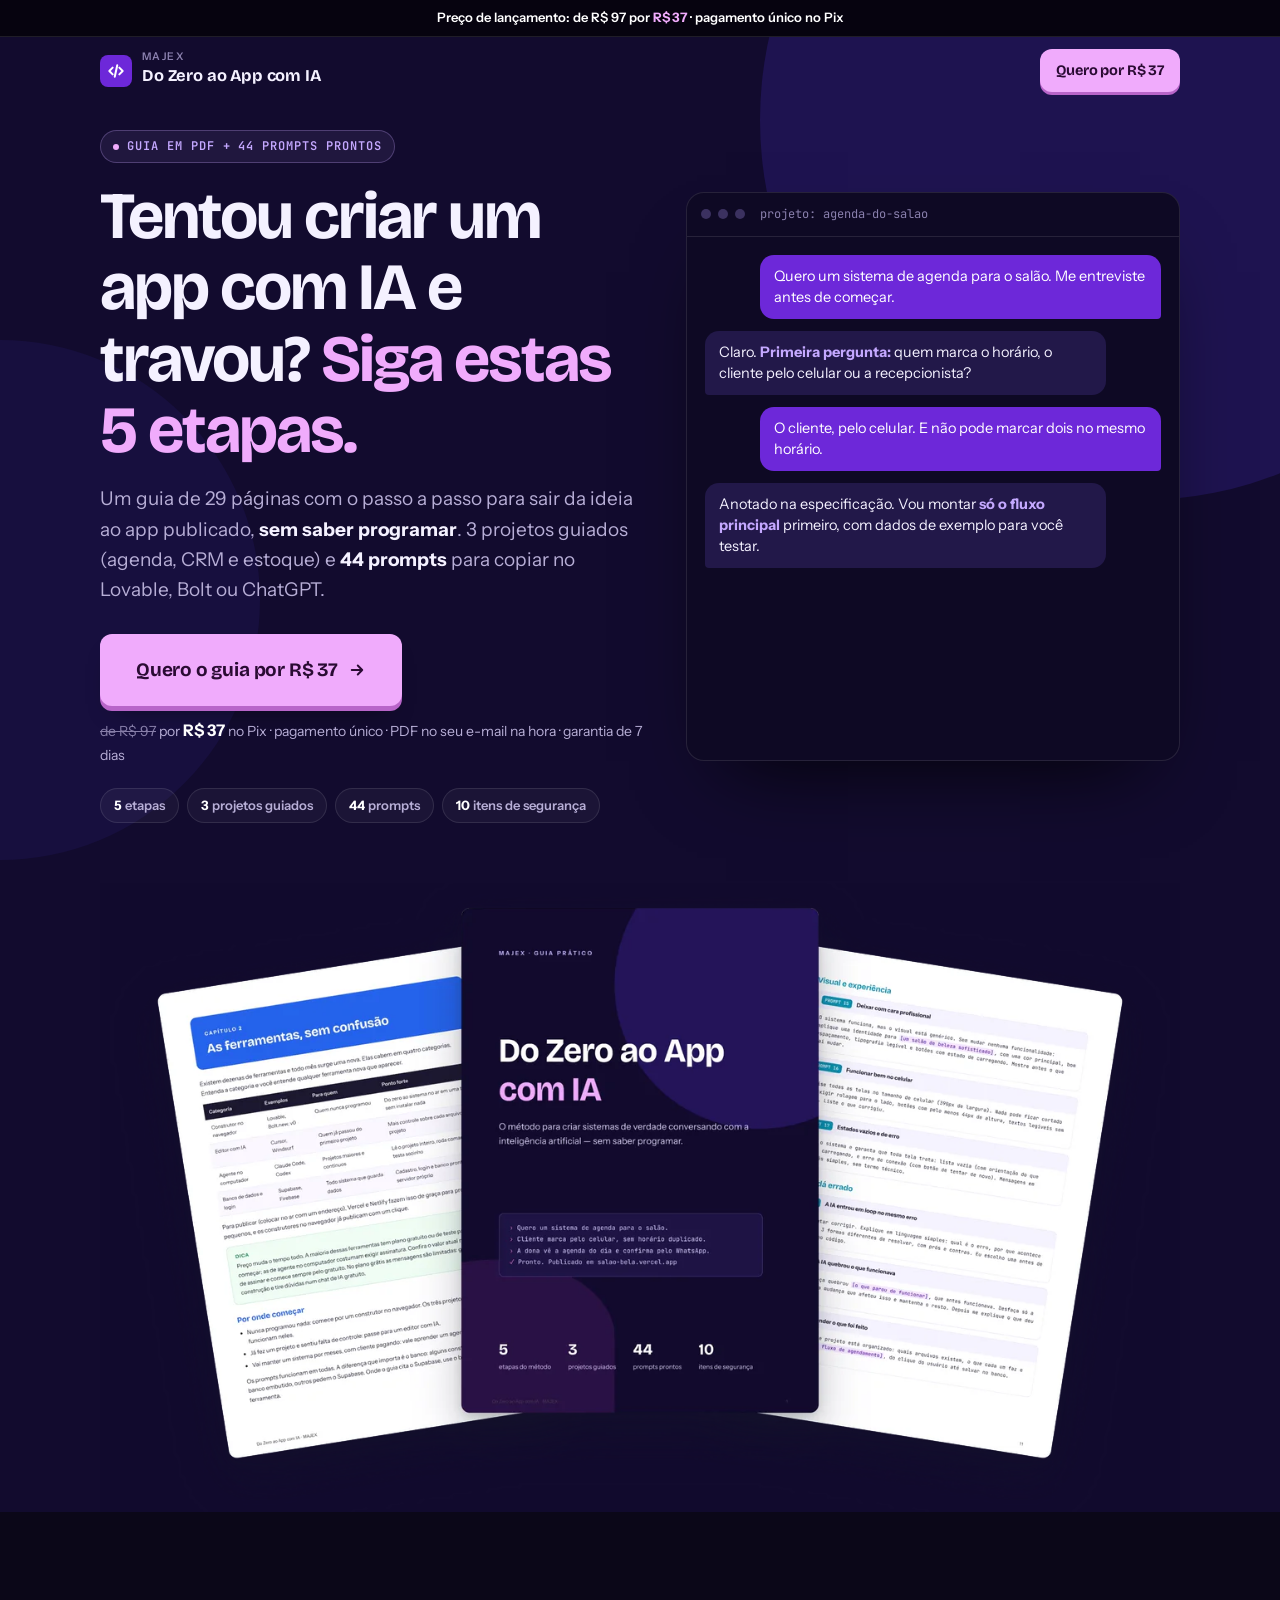
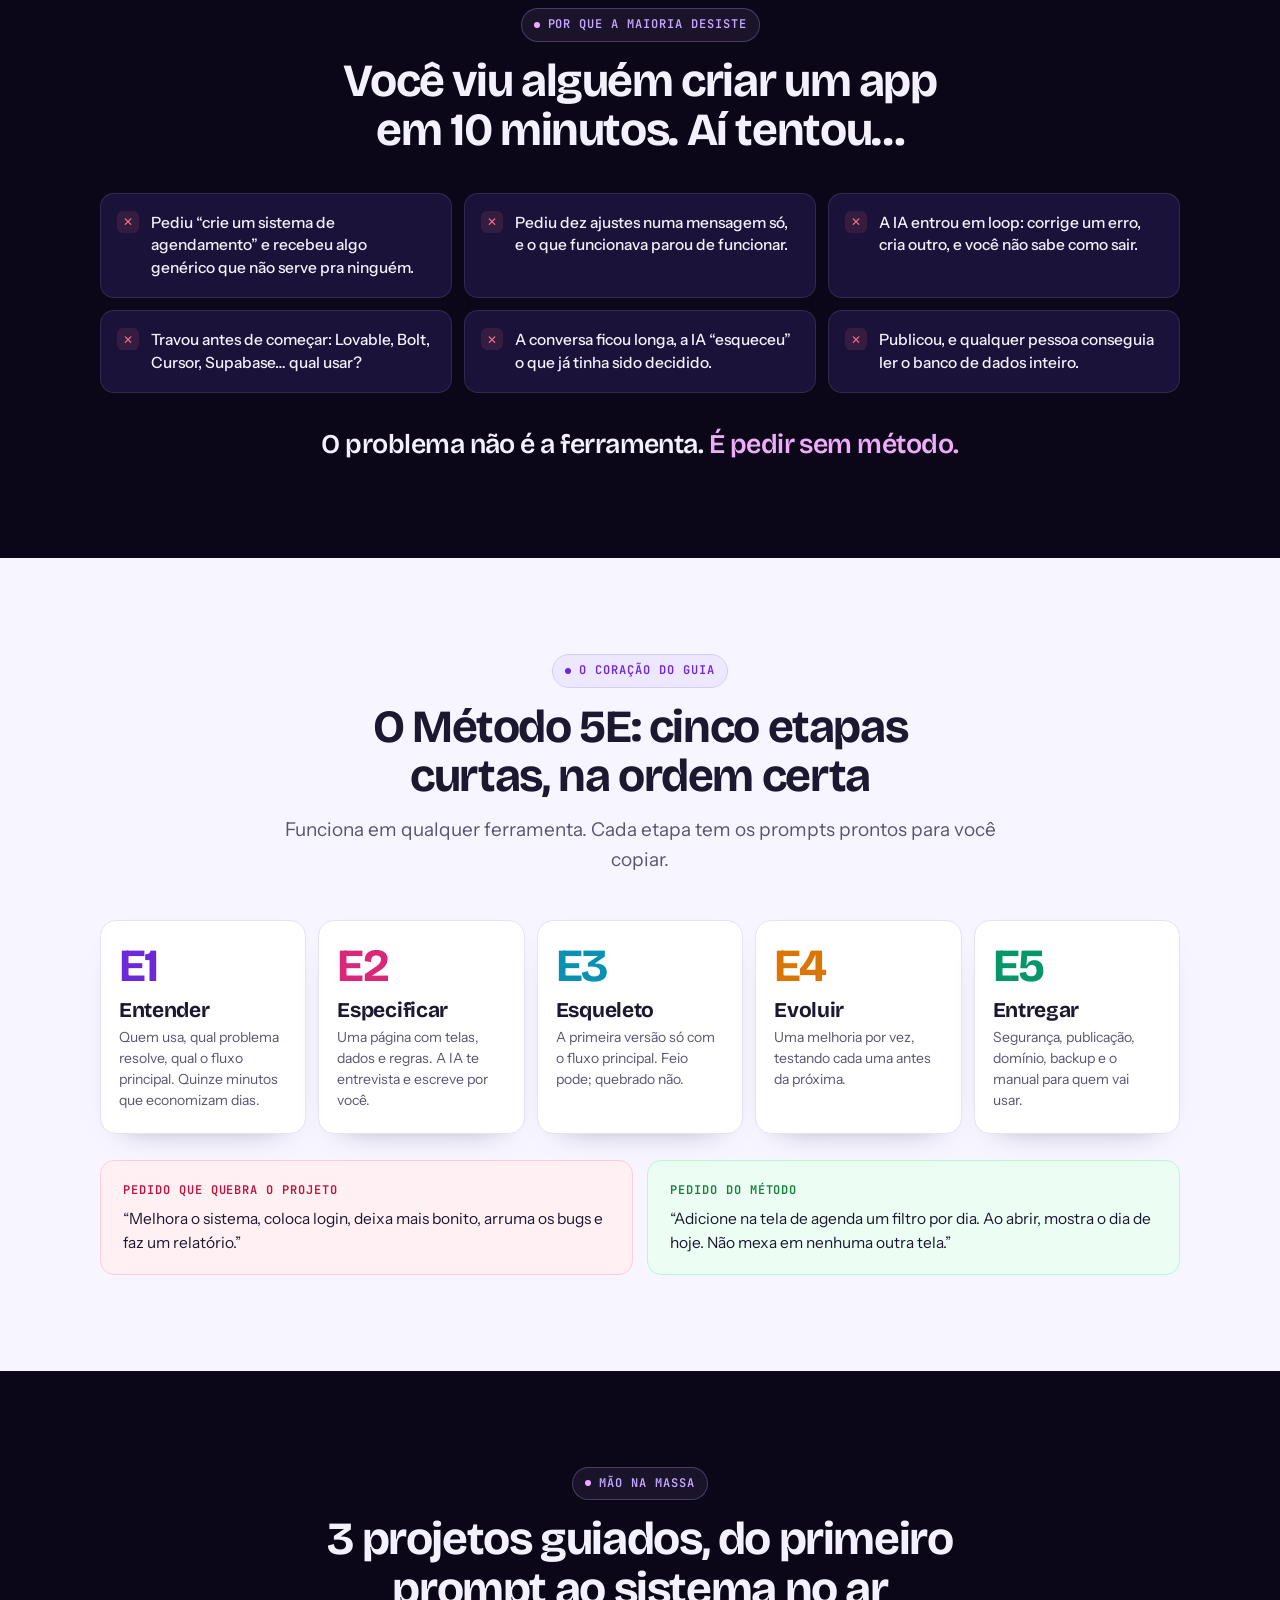
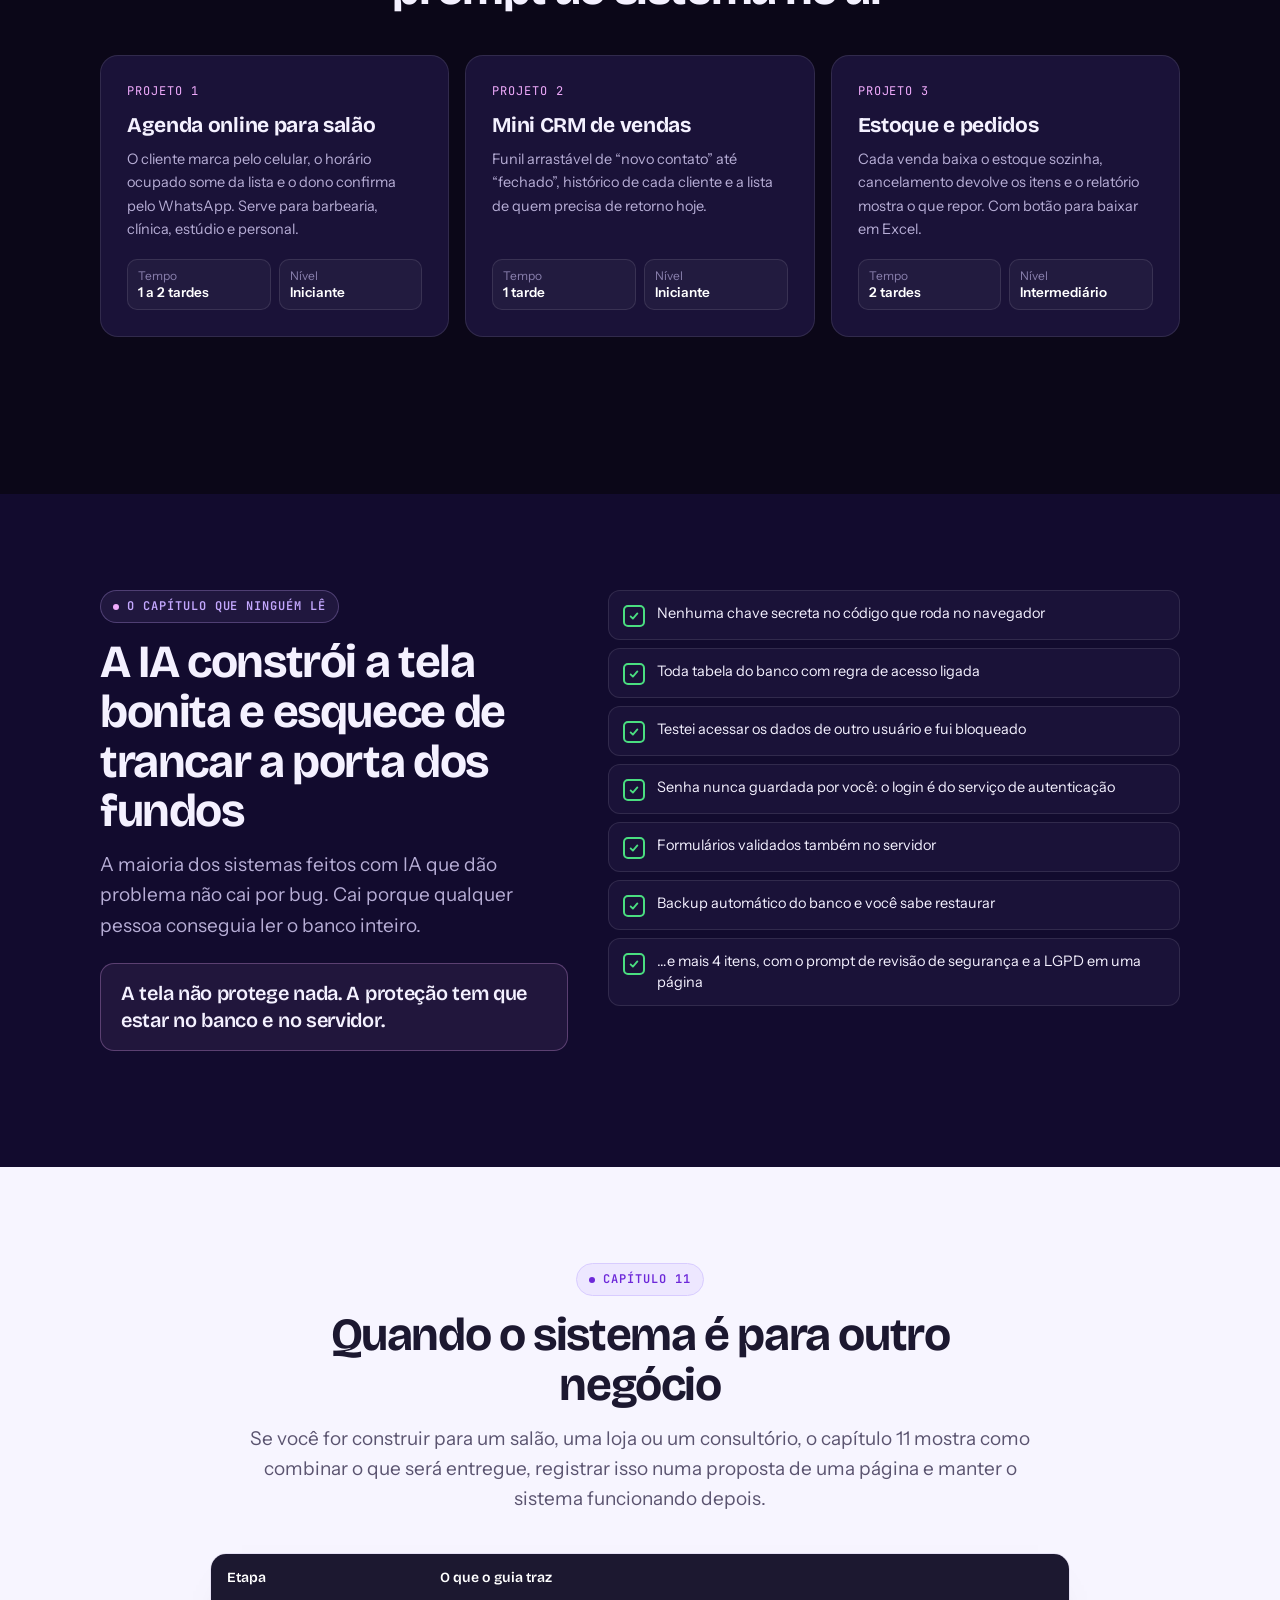
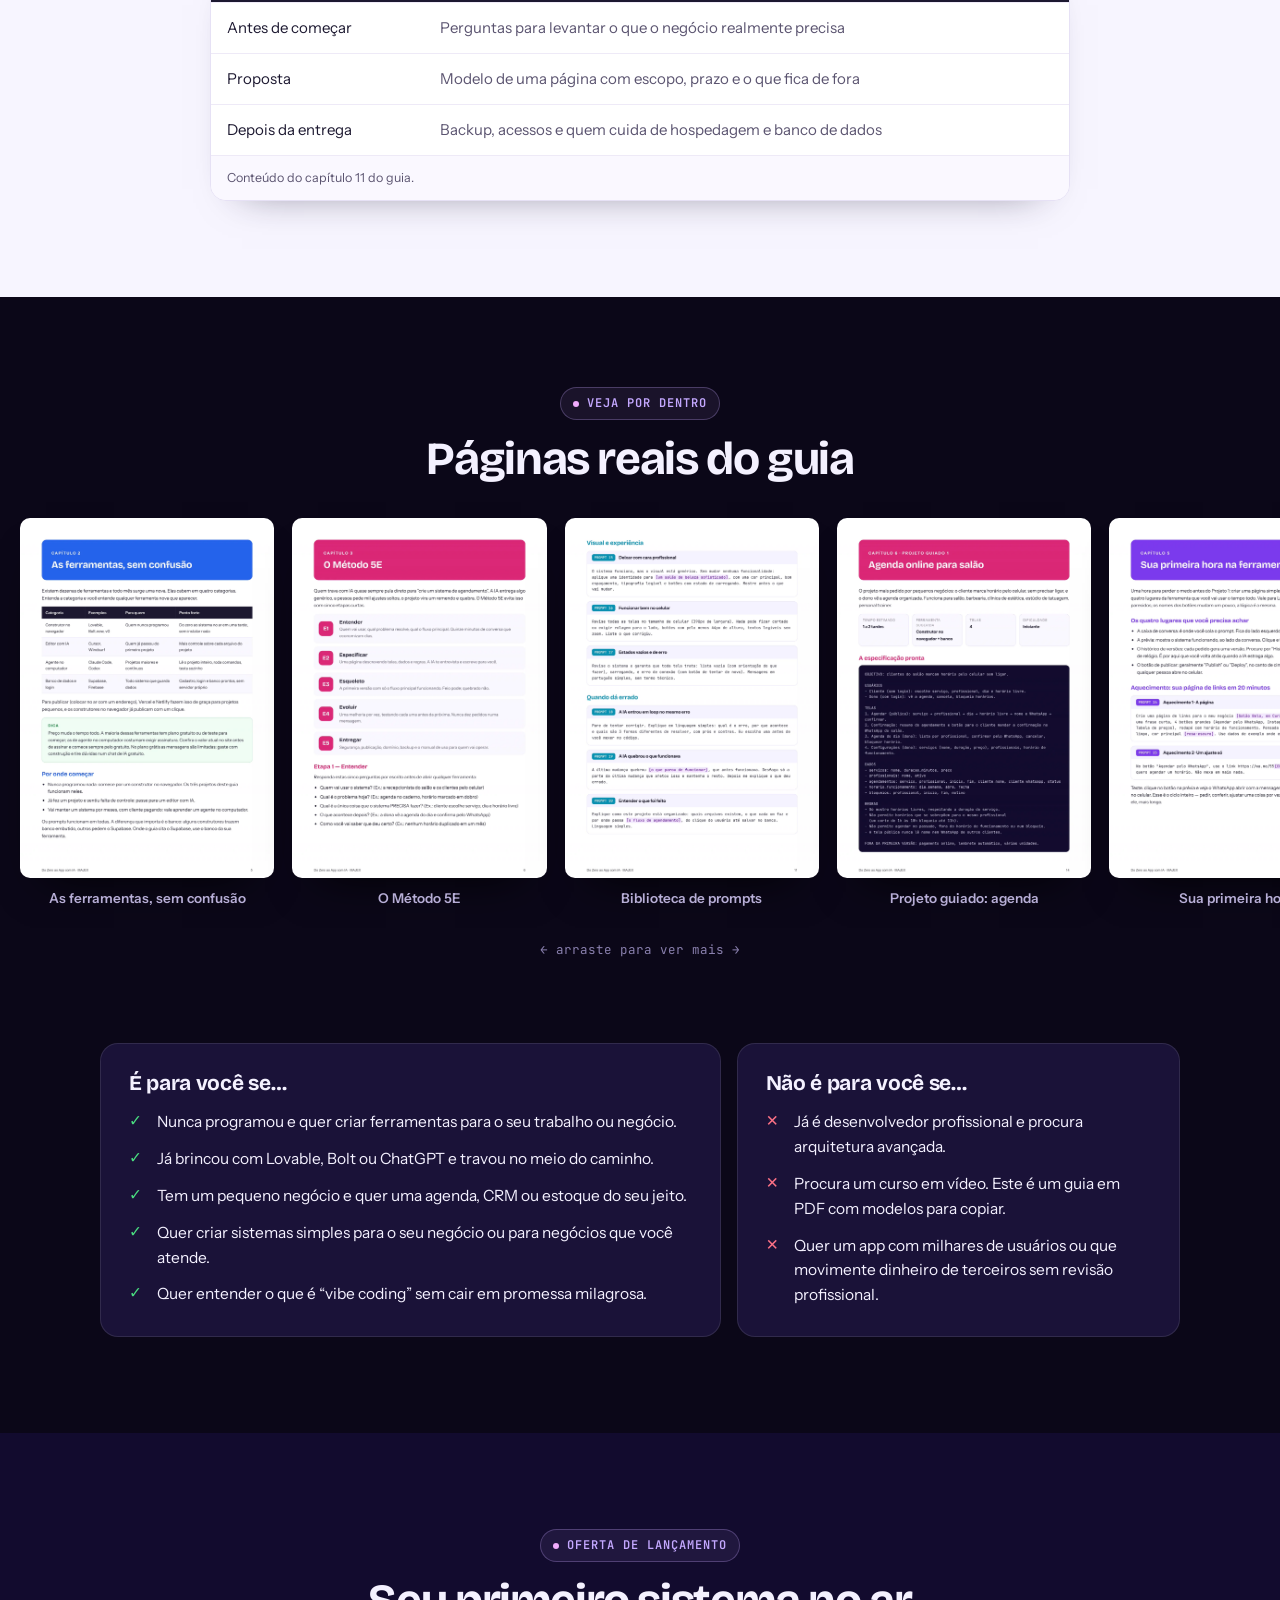
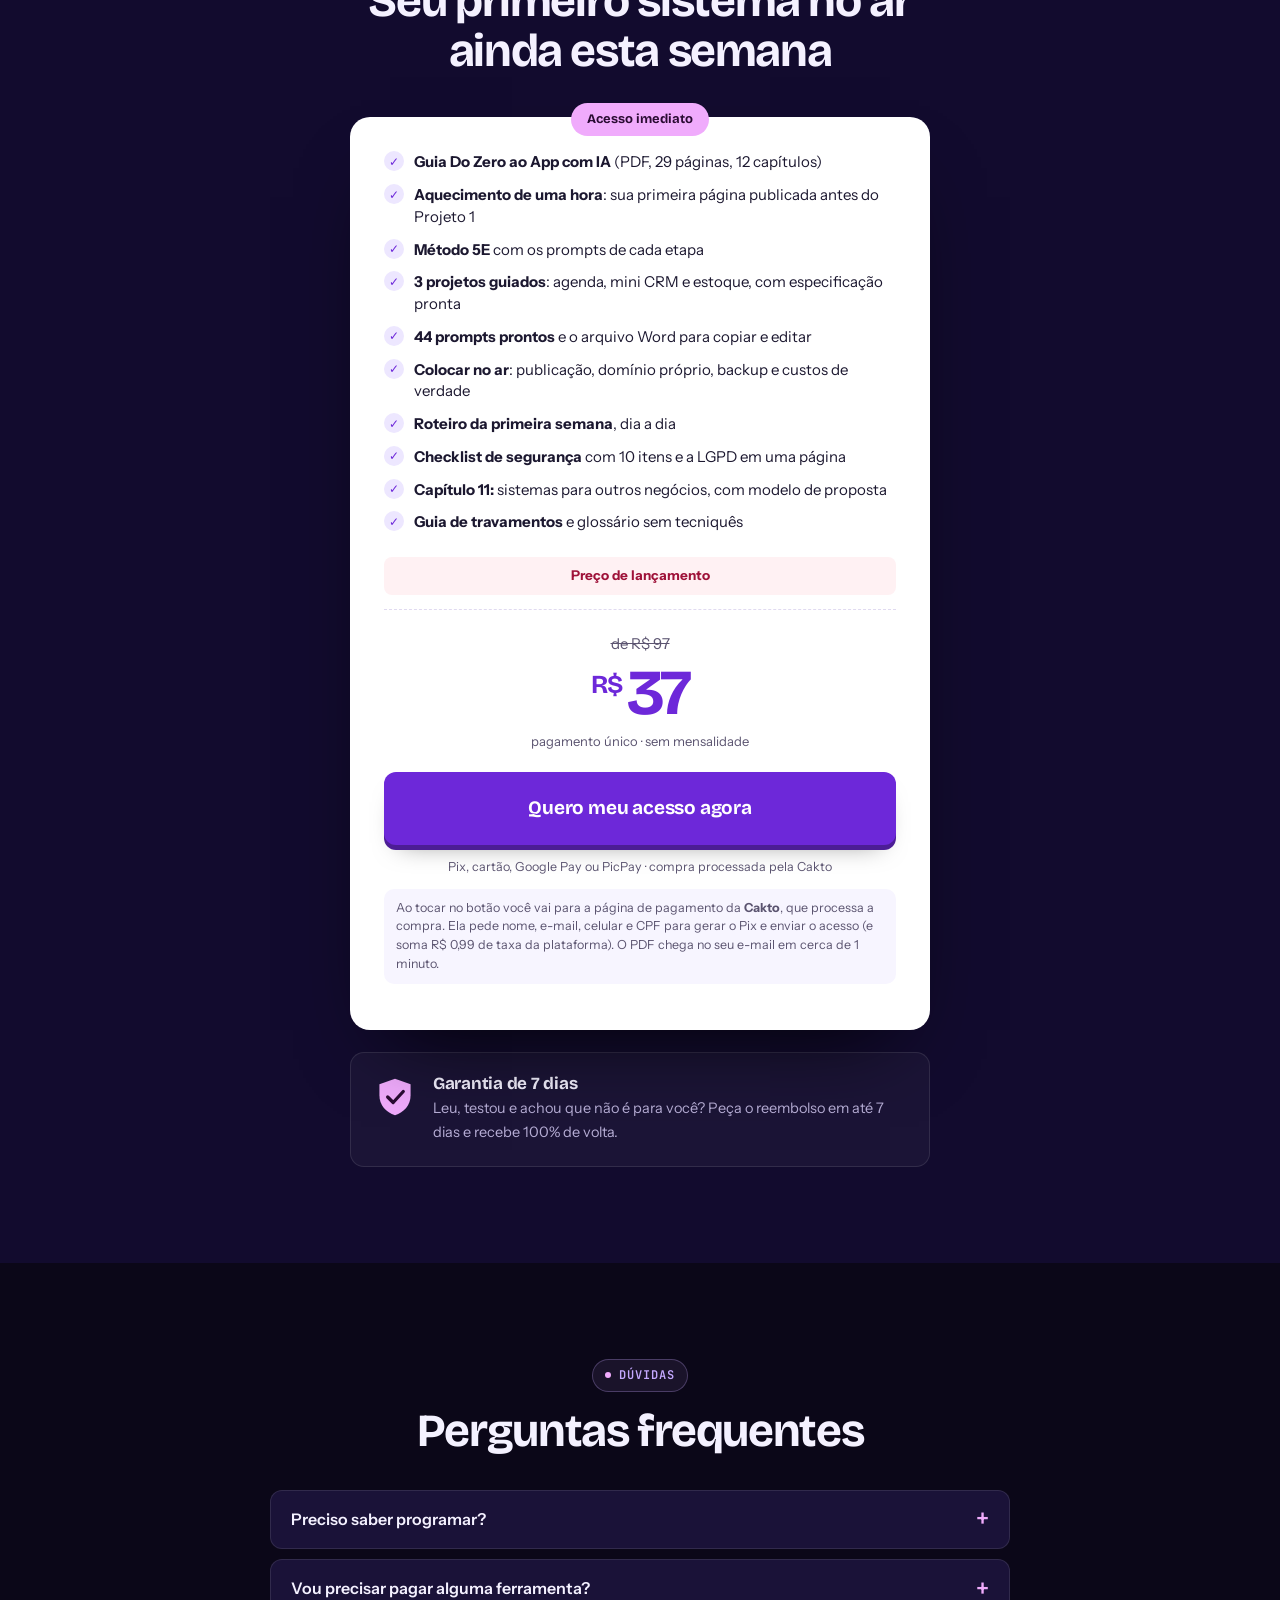
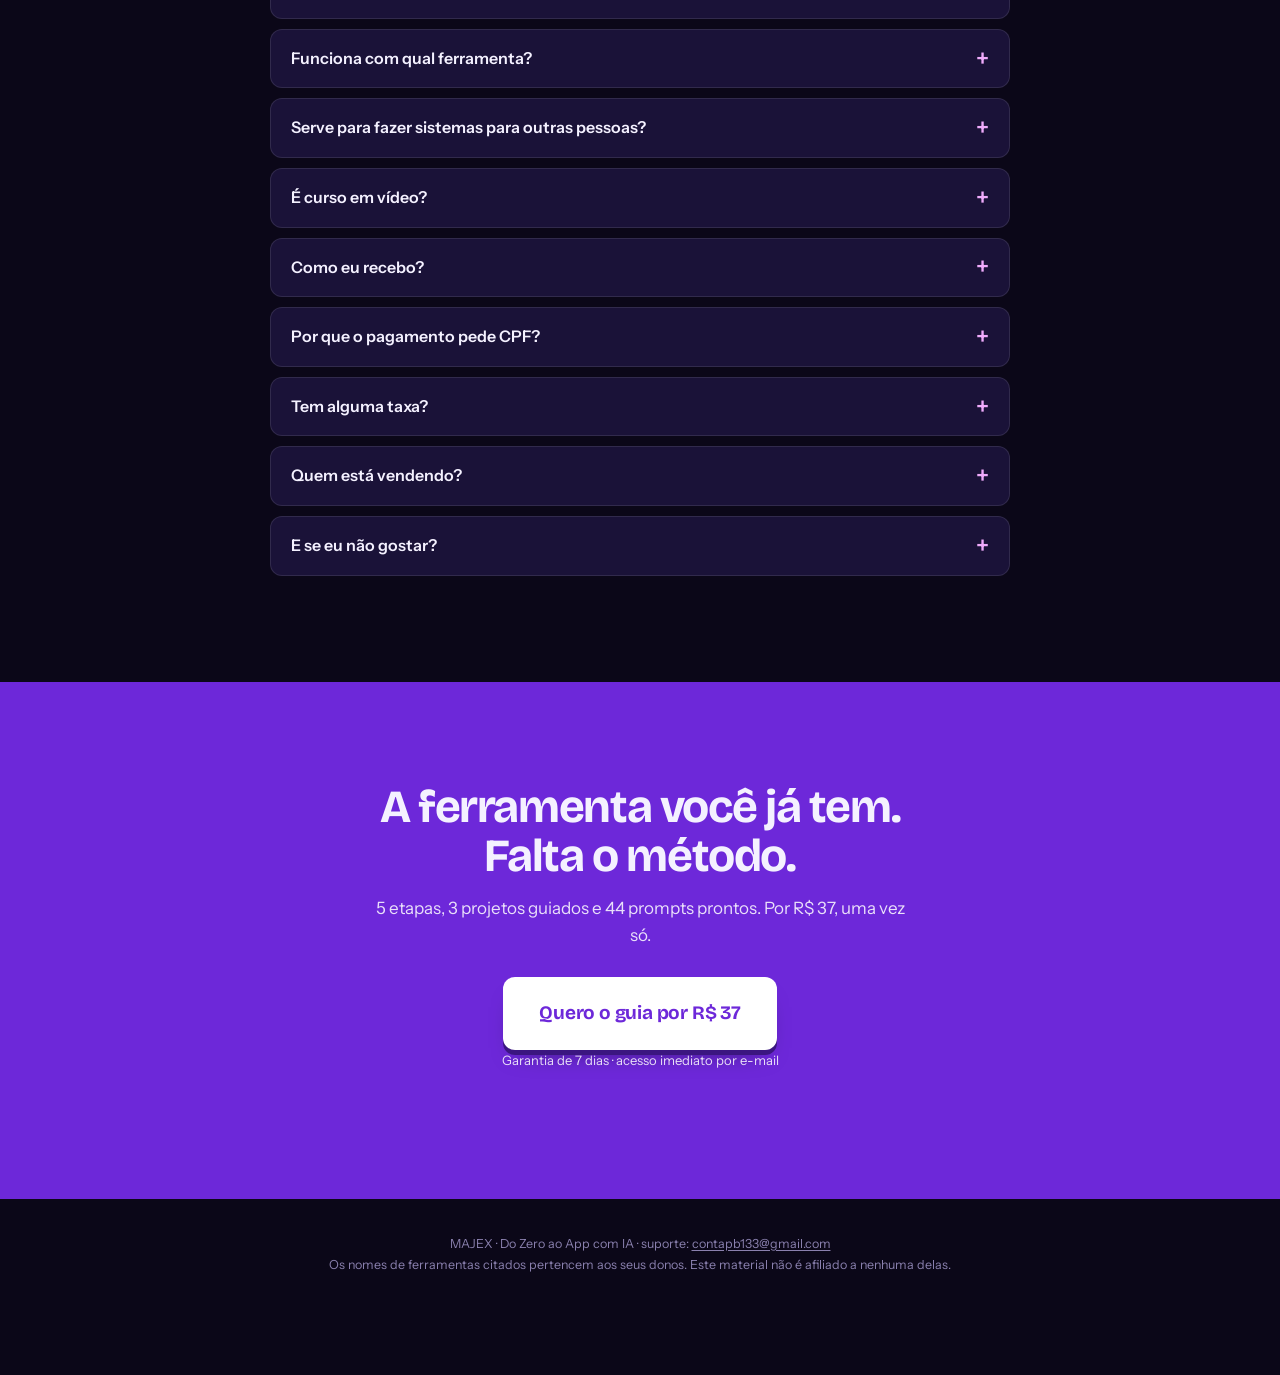
<file: app/index.html>
<!DOCTYPE html>
<html lang="pt-BR">
<head>
<meta charset="UTF-8">
<meta name="viewport" content="width=device-width, initial-scale=1, viewport-fit=cover">
<title>Do Zero ao App com IA — crie sistemas sem saber programar</title>
<meta name="description" content="O Método 5E para criar sistemas de verdade conversando com a IA: 3 projetos guiados, 44 prompts prontos e o checklist de segurança. De R$ 97 por R$ 37.">
<meta name="theme-color" content="#120B2E">
<meta property="og:title" content="Do Zero ao App com IA — crie sistemas sem saber programar">
<meta property="og:description" content="Método 5E, 3 projetos guiados (agenda, CRM, estoque), 44 prompts e checklist de segurança. De R$ 97 por R$ 37.">
<meta property="og:type" content="website">
<meta property="og:image" content="https://zero-ao-app-com-ia.vercel.app/img/og.png">
<link rel="icon" href="data:image/svg+xml,<svg xmlns='http://www.w3.org/2000/svg' viewBox='0 0 32 32'><rect width='32' height='32' rx='8' fill='%236D28D9'/><path d='M10 12l-4 4 4 4M22 12l4 4-4 4M18 9l-4 14' stroke='white' stroke-width='2.4' fill='none' stroke-linecap='round' stroke-linejoin='round'/></svg>">
<link rel="preconnect" href="https://fonts.googleapis.com">
<link rel="preconnect" href="https://fonts.gstatic.com" crossorigin>
<link href="https://fonts.googleapis.com/css2?family=Bricolage+Grotesque:opsz,wght@12..96,500..800&family=Instrument+Sans:wght@400;500;600;700&family=JetBrains+Mono:wght@400;600&display=swap" rel="stylesheet">
<style>
:root{
  --bg:#0B0718; --bg2:#120B2E; --card:#1A1238; --card2:#221849; --line:rgba(255,255,255,.1);
  --txt:#F4F1FF; --soft:#B7AED6; --mute:#8A80AE;
  --roxo:#6D28D9; --lil:#C4A8FF; --rosa:#F0ABFC; --verde:#4ADE80; --verm:#FB7185; --amar:#FCD34D;
  --light:#F7F5FF; --ink:#1C1830; --ink-soft:#5B5470;
  --ease:cubic-bezier(.22,1,.36,1);
  --fd:"Bricolage Grotesque",system-ui,sans-serif; --fs:"Instrument Sans",system-ui,sans-serif; --fm:"JetBrains Mono",ui-monospace,monospace;
}
*{box-sizing:border-box}
html{-webkit-text-size-adjust:100%;scroll-behavior:smooth}
html,body{margin:0;padding:0}
body{background:var(--bg);color:var(--txt);font-family:var(--fs);font-size:17px;line-height:1.6;overflow-x:hidden;-webkit-font-smoothing:antialiased}
img{max-width:100%;display:block;height:auto}
a{color:inherit;text-decoration:none}
button{font:inherit;color:inherit}
.wrap{width:100%;max-width:1120px;margin:0 auto;padding:0 20px}
.narrow{max-width:780px;margin:0 auto}
.center{text-align:center}
section{position:relative}
h1,h2,h3{margin:0;font-family:var(--fd);line-height:1.08;letter-spacing:-.03em;font-weight:700}
h1{font-size:clamp(36px,6vw,66px)}
h2{font-size:clamp(28px,4.3vw,46px)}
h3{font-size:clamp(18px,2vw,21px);letter-spacing:-.015em}
.lead{font-size:clamp(16.5px,1.8vw,19px);color:var(--soft)}
.tag{display:inline-flex;align-items:center;gap:8px;font-family:var(--fm);font-size:12px;font-weight:600;letter-spacing:.08em;text-transform:uppercase;
  color:var(--lil);background:rgba(196,168,255,.08);border:1px solid rgba(196,168,255,.28);padding:6px 12px;border-radius:999px}
.tag::before{content:"";width:6px;height:6px;border-radius:50%;background:var(--rosa)}
.grad{color:var(--rosa)}

.top{position:fixed;top:0;left:0;right:0;z-index:60;background:#06030F;color:#fff;text-align:center;font-size:13px;font-weight:600;padding:9px 14px;line-height:1.35;border-bottom:1px solid var(--line)}
.top b{color:var(--rosa)}
.top .clk{font-family:var(--fm);background:rgba(240,171,252,.12);border:1px solid rgba(240,171,252,.35);color:var(--rosa);border-radius:5px;padding:1px 7px;margin-left:4px;font-variant-numeric:tabular-nums}

.nav{position:fixed;top:37px;left:0;right:0;z-index:50;padding:12px 0;transition:background .35s var(--ease),border-color .35s;border-bottom:1px solid transparent}
.nav.is-stuck{background:#0B0718;border-bottom-color:var(--line)}
.nav__in{display:flex;align-items:center;justify-content:space-between;gap:14px}
.brand{display:flex;align-items:center;gap:10px;font-family:var(--fd);font-weight:700;font-size:16.5px;letter-spacing:-.01em}
.brand__b{width:32px;height:32px;border-radius:8px;background:var(--roxo);display:grid;place-items:center;flex:none}
.brand__b svg{width:20px;height:20px}
.brand small{display:block;font-family:var(--fs);font-size:10.5px;font-weight:600;letter-spacing:.14em;color:var(--mute);text-transform:uppercase;line-height:1}

.btn{display:inline-flex;align-items:center;justify-content:center;gap:10px;background:var(--rosa);color:#2A0B33;border:0;border-radius:12px;
  padding:18px 30px;font-family:var(--fd);font-weight:700;font-size:17.5px;letter-spacing:-.01em;cursor:pointer;
  box-shadow:0 5px 0 #B865C9,0 14px 26px -16px rgba(0,0,0,.7);transition:transform .18s var(--ease),box-shadow .18s var(--ease)}
.btn:hover{transform:translateY(-2px);box-shadow:0 7px 0 #B865C9,0 18px 30px -16px rgba(0,0,0,.75)}
.btn:active{transform:translateY(4px);box-shadow:0 1px 0 #B865C9}
.btn--sm{padding:10px 16px;font-size:14.5px;box-shadow:0 3px 0 #B865C9}
.btn--lg{padding:21px 36px;font-size:19px}
.btn svg{width:18px;height:18px}

.r{opacity:0;transform:translateY(16px);transition:opacity .7s var(--ease),transform .7s var(--ease)}
.r.is-in{opacity:1;transform:none}
[data-d="1"]{transition-delay:.07s}[data-d="2"]{transition-delay:.14s}[data-d="3"]{transition-delay:.21s}[data-d="4"]{transition-delay:.28s}

/* HERO */
.hero{padding:130px 0 0;background:var(--bg2);overflow:hidden}
.hero::before{content:"";position:absolute;width:760px;height:760px;right:-240px;top:-260px;border-radius:50%;background:#1E1350;pointer-events:none}
.hero::after{content:"";position:absolute;width:520px;height:520px;left:-260px;top:340px;border-radius:50%;background:#170F3E;pointer-events:none}
.hero__g{position:relative;z-index:1;display:grid;grid-template-columns:1.05fr .95fr;gap:40px;align-items:center}
.hero h1{margin-top:18px}
.hero__sub{margin:18px 0 0;max-width:52ch}
.hero__sub b{color:var(--txt)}
.hero__cta{margin-top:28px;display:flex;flex-direction:column;align-items:flex-start;gap:12px}
.hero__price{font-size:14px;color:var(--soft)}
.hero__price s{opacity:.7}
.hero__price b{color:#fff;font-size:16px}

/* chat que vira sistema */
.chat{background:#0E0924;border:1px solid var(--line);border-radius:18px;overflow:hidden;box-shadow:0 40px 80px -40px rgba(0,0,0,.9)}
.chat__h{display:flex;align-items:center;gap:7px;padding:12px 14px;border-bottom:1px solid var(--line);font-family:var(--fm);font-size:12px;color:var(--mute)}
.chat__h i{width:10px;height:10px;border-radius:50%;background:#3B3160}
.chat__h span{margin-left:8px}
.chat__b{padding:18px;display:flex;flex-direction:column;gap:12px;min-height:390px}
.msg{max-width:88%;padding:11px 14px;border-radius:14px;font-size:14.5px;line-height:1.45;opacity:0;transform:translateY(8px);transition:opacity .5s var(--ease),transform .5s var(--ease)}
.msg.on{opacity:1;transform:none}
.msg--eu{align-self:flex-end;background:var(--roxo);color:#fff;border-bottom-right-radius:4px}
.msg--ia{align-self:flex-start;background:var(--card2);color:var(--txt);border-bottom-left-radius:4px}
.msg--ia b{color:var(--lil)}
.app{align-self:stretch;background:#fff;color:var(--ink);border-radius:12px;padding:14px;font-size:13px;opacity:0;transform:translateY(8px);transition:opacity .6s var(--ease),transform .6s var(--ease)}
.app.on{opacity:1;transform:none}
.app__t{display:flex;justify-content:space-between;align-items:center;font-family:var(--fd);font-weight:700;font-size:14.5px;margin-bottom:10px}
.app__t small{font-family:var(--fs);font-weight:600;font-size:11px;color:#16A34A;background:#DCFCE7;border-radius:99px;padding:2px 8px}
.slots{display:grid;grid-template-columns:repeat(4,1fr);gap:6px}
.slots span{text-align:center;border:1px solid #E4E0F0;border-radius:8px;padding:6px 0;font-weight:600;font-family:var(--fm);font-size:12px}
.slots .x{background:#F3F1F8;color:#B0A9C6;text-decoration:line-through}
.slots .s{background:var(--roxo);color:#fff;border-color:var(--roxo)}
.app__f{margin-top:10px;font-size:11.5px;color:var(--ink-soft);font-family:var(--fm)}

.chips{display:flex;flex-wrap:wrap;gap:8px;margin-top:22px}
.chips span{font-size:13px;font-weight:600;color:var(--soft);background:rgba(255,255,255,.04);border:1px solid var(--line);border-radius:999px;padding:6px 13px}
.chips b{color:#fff}
.hero__img{position:relative;z-index:1;margin:60px auto -2px;max-width:1080px}

/* dor */
.pain{padding:96px 0;background:var(--bg)}
.pain h2{max-width:22ch;margin:14px auto 0}
.pain__g{display:grid;grid-template-columns:repeat(3,1fr);gap:12px;margin-top:38px}
.pain__g div{background:var(--card);border:1px solid var(--line);border-radius:14px;padding:18px 18px 18px 50px;position:relative;font-size:15.5px;font-weight:500;line-height:1.45;color:var(--txt)}
.pain__g div::before{content:"✕";position:absolute;left:16px;top:17px;width:22px;height:22px;border-radius:6px;display:grid;place-items:center;font-size:12px;font-weight:800;color:var(--verm);background:rgba(251,113,133,.12)}
.pain__p{margin:34px auto 0;max-width:40ch;font-family:var(--fd);font-size:clamp(20px,2.6vw,27px);font-weight:600;line-height:1.3;letter-spacing:-.02em}
.pain__p span{color:var(--rosa)}

/* método */
.met{padding:96px 0;background:var(--light);color:var(--ink)}
.met .tag{color:var(--roxo);background:#EDE7FF;border-color:#D8CCFF}
.met .tag::before{background:var(--roxo)}
.met h2{max-width:20ch;margin:14px auto 0}
.met .lead{color:var(--ink-soft);max-width:58ch;margin:14px auto 0}
.steps{display:grid;grid-template-columns:repeat(5,1fr);gap:12px;margin-top:44px;counter-reset:s}
.st{background:#fff;border:1px solid #E6E1F5;border-radius:16px;padding:22px 18px;position:relative;box-shadow:0 14px 30px -26px rgba(28,24,48,.6);transition:transform .35s var(--ease)}
.st:hover{transform:translateY(-5px)}
.st b{display:block;font-family:var(--fd);font-size:46px;line-height:1;color:var(--roxo);letter-spacing:-.04em}
.st:nth-child(2) b{color:#DB2777}.st:nth-child(3) b{color:#0891B2}.st:nth-child(4) b{color:#D97706}.st:nth-child(5) b{color:#059669}
.st h3{margin:10px 0 6px}
.st p{margin:0;font-size:14px;color:var(--ink-soft);line-height:1.5}
.duas{display:grid;grid-template-columns:1fr 1fr;gap:14px;margin-top:26px}
.duas div{border-radius:14px;padding:20px 22px;font-size:15.5px;line-height:1.5}
.duas i{display:block;font-style:normal;font-family:var(--fm);font-size:12px;font-weight:600;letter-spacing:.08em;text-transform:uppercase;margin-bottom:8px}
.ruim{background:#FFF1F3;border:1px solid #FECDD6}.ruim i{color:#BE123C}
.bom{background:#ECFDF3;border:1px solid #BBF7D0}.bom i{color:#15803D}

/* projetos */
.proj{padding:96px 0;background:var(--bg)}
.proj h2{max-width:22ch;margin:14px auto 0}
.proj__g{display:grid;grid-template-columns:repeat(3,1fr);gap:16px;margin-top:42px}
.pj{background:var(--card);border:1px solid var(--line);border-radius:18px;padding:26px;display:flex;flex-direction:column;gap:12px;transition:border-color .35s,transform .35s var(--ease)}
.pj:hover{transform:translateY(-5px);border-color:rgba(240,171,252,.4)}
.pj__n{font-family:var(--fm);font-size:12px;color:var(--rosa);letter-spacing:.08em;text-transform:uppercase}
.pj p{margin:0;font-size:14.5px;color:var(--soft)}
.ficha{display:grid;grid-template-columns:1fr 1fr;gap:8px;margin-top:auto;padding-top:6px}
.ficha span{background:rgba(255,255,255,.04);border:1px solid var(--line);border-radius:10px;padding:8px 10px;font-size:12px;color:var(--mute);line-height:1.3}
.ficha b{display:block;color:#fff;font-size:13.5px;font-weight:600}
.proj__note{text-align:center;margin-top:22px;color:var(--soft);font-size:15px}
.proj__note b{color:#fff}

/* segurança */
.seg{padding:96px 0;background:var(--bg2);overflow:hidden}
.seg__g{display:grid;grid-template-columns:.9fr 1.1fr;gap:40px;align-items:start}
.seg h2{margin-top:14px}
.seg .lead{margin-top:14px}
.ouro{margin-top:22px;background:rgba(240,171,252,.07);border:1px solid rgba(240,171,252,.28);border-radius:14px;padding:16px 20px;font-family:var(--fd);font-size:20px;font-weight:600;line-height:1.35;letter-spacing:-.015em}
.checks{list-style:none;margin:0;padding:0;display:grid;gap:8px}
.checks li{display:flex;gap:12px;align-items:flex-start;background:var(--card);border:1px solid var(--line);border-radius:12px;padding:12px 14px;font-size:14.5px;line-height:1.45}
.checks li::before{content:"";flex:none;width:18px;height:18px;margin-top:2px;border-radius:5px;border:2px solid var(--verde);
  background:url("data:image/svg+xml,%3Csvg xmlns='http://www.w3.org/2000/svg' viewBox='0 0 16 16'%3E%3Cpath d='M3.5 8.5l3 3 6-7' stroke='%234ADE80' stroke-width='2.4' fill='none' stroke-linecap='round' stroke-linejoin='round'/%3E%3C/svg%3E") center/12px no-repeat}

/* renda */
.renda{padding:96px 0;background:var(--light);color:var(--ink)}
.renda .tag{color:var(--roxo);background:#EDE7FF;border-color:#D8CCFF}
.renda .tag::before{background:var(--roxo)}
.renda h2{max-width:22ch;margin:14px auto 0}
.renda .tab td+td{font-family:inherit;font-size:15px;font-weight:400;white-space:normal;color:var(--ink-soft)}
.renda .lead{color:var(--ink-soft);max-width:60ch;margin:14px auto 0}
.tab{margin:38px auto 0;max-width:860px;border:1px solid #E6E1F5;border-radius:16px;overflow:hidden;background:#fff;box-shadow:0 20px 40px -32px rgba(28,24,48,.6)}
.tab table{width:100%;border-collapse:collapse;font-size:15px}
.tab th{background:var(--ink);color:#fff;text-align:left;padding:13px 16px;font-family:var(--fd);font-weight:600;font-size:14px}
.tab td{padding:13px 16px;border-top:1px solid #EEEAF7}
.tab td:not(:first-child){font-family:var(--fm);font-size:13.5px;white-space:nowrap;color:var(--roxo);font-weight:600}
.tab__n{padding:12px 16px;font-size:12.5px;color:var(--ink-soft);background:#FAF8FF;border-top:1px solid #EEEAF7}

/* galeria */
.gal{padding:90px 0 70px;background:var(--bg);overflow:hidden}
.gal h2{max-width:22ch;margin:14px auto 0}
.gal__track{display:flex;gap:18px;padding:34px 20px 18px;overflow-x:auto;scroll-snap-type:x mandatory;cursor:grab;justify-content:safe center}
.gal__track::-webkit-scrollbar{height:6px}
.gal__track::-webkit-scrollbar-thumb{background:#3B3160;border-radius:9px}
.gi{flex:none;scroll-snap-align:center}
.gi img{height:360px;width:auto;max-width:none;border-radius:10px;background:#fff;box-shadow:0 24px 44px -26px rgba(0,0,0,.9);pointer-events:none}
.gi span{display:block;margin-top:10px;font-size:13.5px;font-weight:600;color:var(--soft);text-align:center}
.hint{font-size:12.5px;color:var(--mute);text-align:center;font-family:var(--fm)}

/* pra quem */
.who{padding:0 0 96px;background:var(--bg)}
.who__g{display:grid;grid-template-columns:1.4fr 1fr;gap:16px}
.box{background:var(--card);border:1px solid var(--line);border-radius:18px;padding:28px}
.box h3{margin-bottom:16px}
.box ul{list-style:none;margin:0;padding:0;display:grid;gap:12px}
.box li{position:relative;padding-left:28px;font-size:15.5px;color:var(--txt)}
.box li::before{content:"✓";position:absolute;left:0;top:-1px;color:var(--verde);font-weight:800}
.box.no li::before{content:"✕";color:var(--verm)}

/* oferta */
.offer{padding:96px 0;background:var(--bg2);overflow:hidden}
.offer h2{max-width:20ch;margin:14px auto 0}
.plan{max-width:580px;margin:42px auto 0;background:#fff;color:var(--ink);border-radius:20px;padding:34px;position:relative;box-shadow:0 40px 80px -40px rgba(0,0,0,.9)}
.plan__tag{position:absolute;top:-14px;left:50%;transform:translateX(-50%);background:var(--rosa);color:#2A0B33;font-family:var(--fd);font-weight:700;font-size:13px;padding:6px 16px;border-radius:999px;white-space:nowrap}
.plan ul{list-style:none;margin:0 0 24px;padding:0;display:grid;gap:11px}
.plan li{position:relative;padding-left:30px;font-size:15px;line-height:1.45}
.plan li::before{content:"✓";position:absolute;left:0;top:0;width:20px;height:20px;border-radius:50%;background:#EDE7FF;color:var(--roxo);font-weight:800;font-size:12px;display:grid;place-items:center}
.plan__clk{text-align:center;font-size:13.5px;font-weight:700;color:#9F1239;background:#FFF1F3;border-radius:8px;padding:8px;margin-bottom:14px}
.plan__clk b{font-family:var(--fm);font-variant-numeric:tabular-nums}
.plan__p{text-align:center;border-top:1px dashed #E0DAF0;padding-top:20px;margin-bottom:18px}
.plan__p s{color:var(--ink-soft);font-size:15px}
.plan__p b{display:block;font-family:var(--fd);font-size:64px;font-weight:700;letter-spacing:-.05em;line-height:1;margin:4px 0 2px;color:var(--roxo)}
.plan__p b small{font-size:26px;letter-spacing:-.02em;margin-right:4px;vertical-align:.8em}
.plan__p i{font-style:normal;font-size:13px;color:var(--ink-soft)}
.plan .btn{width:100%;background:var(--roxo);color:#fff;box-shadow:0 5px 0 #4C1D95,0 14px 26px -16px rgba(0,0,0,.5)}
.plan .btn:active{box-shadow:0 1px 0 #4C1D95}
.plan__f{text-align:center;font-size:12.5px;color:var(--ink-soft);margin-top:12px}
.plan__n{font-size:12.5px;line-height:1.5;color:var(--ink-soft);background:var(--light);border-radius:10px;padding:10px 12px;margin-top:12px;text-align:left}
.guar{max-width:580px;margin:22px auto 0;display:flex;gap:16px;align-items:flex-start;background:rgba(255,255,255,.04);border:1px solid var(--line);border-radius:14px;padding:22px}
.guar svg{flex:none;width:44px;height:44px}
.guar h3{font-size:17px;margin-bottom:4px}
.guar p{margin:0;font-size:14.5px;color:var(--soft)}

/* faq */
.foot a,.fq__a a{color:inherit;text-decoration:underline;text-underline-offset:2px}
.faq{padding:96px 0;background:var(--bg)}
.faq__l{margin-top:34px}
.fq{background:var(--card);border:1px solid var(--line);border-radius:12px;margin-bottom:10px;overflow:hidden}
.fq__q{width:100%;background:none;border:0;text-align:left;padding:18px 50px 18px 20px;cursor:pointer;font-size:16px;font-weight:600;position:relative;line-height:1.35}
.fq__q::after{content:"+";position:absolute;right:20px;top:50%;transform:translateY(-50%);color:var(--rosa);font-size:24px;transition:transform .35s var(--ease)}
.fq.is-open .fq__q::after{transform:translateY(-50%) rotate(45deg)}
.fq__a{display:grid;grid-template-rows:0fr;transition:grid-template-rows .45s var(--ease)}
.fq__a>*{overflow:hidden;min-height:0}
.fq.is-open .fq__a{grid-template-rows:1fr}
.fq__a p{margin:0;padding:0 20px;color:var(--soft);font-size:15px}
.fq__a p::after{content:"";display:block;height:18px}

.final{padding:100px 0;background:var(--roxo);text-align:center;overflow:hidden}
.final h2{max-width:20ch;margin:0 auto 14px}
.final p{color:rgba(255,255,255,.85);max-width:50ch;margin:0 auto 28px}
.final .btn{background:#fff;color:var(--roxo);box-shadow:0 5px 0 #3B1680,0 14px 26px -16px rgba(0,0,0,.6)}
.final__m{font-size:13px;color:rgba(255,255,255,.75);margin-top:16px}
.foot{padding:34px 0 100px;font-size:12.5px;color:var(--mute);text-align:center;line-height:1.7;background:var(--bg)}

.mbar{position:fixed;left:0;right:0;bottom:0;z-index:55;background:rgba(18,11,46,.97);border-top:1px solid var(--line);padding:10px 16px;padding-bottom:calc(10px + env(safe-area-inset-bottom));
  display:none;align-items:center;justify-content:space-between;gap:12px;transform:translateY(110%);transition:transform .4s var(--ease)}
.mbar.is-up{transform:none}
.mbar b{font-family:var(--fd);font-size:22px;display:block;line-height:1;color:#fff;letter-spacing:-.03em}
.mbar span{font-size:12.5px;font-weight:600;color:var(--soft)}
.prog{position:fixed;top:0;left:0;height:3px;background:var(--rosa);z-index:61;width:0}

@media(max-width:980px){
  .hero__g,.seg__g,.who__g{grid-template-columns:1fr}
  .steps{grid-template-columns:repeat(2,1fr)}
  .st:last-child{grid-column:span 2}
  .pain__g,.proj__g{grid-template-columns:1fr}
  .duas{grid-template-columns:1fr}
}
@media(max-width:640px){
  body{font-size:16px}
  .wrap{padding:0 16px}
  .top{font-size:12px;padding:8px 10px}
  .top__x{display:none}
  .nav{top:32px} /* colado na faixa de preço (33px no celular); com 37px sobrava um vão */
  .nav .btn--sm{display:none}
  .hero{padding:118px 0 0}
  .btn--lg{width:100%;padding:18px 20px;font-size:17.5px}
  .hero__cta{width:100%;align-items:stretch;text-align:center}
  .steps{grid-template-columns:1fr}
  .st:last-child{grid-column:auto}
  .chat{display:none}
  .hero__img{margin-top:28px}
  .box,.plan{padding:24px 20px}
  .plan__p b{font-size:56px}
  .gi img{height:300px}
  .tab{font-size:14px}
  .tab th,.tab td{padding:11px 10px}
  .tab td:not(:first-child){white-space:normal}
  .mbar{display:flex}
  .pain,.met,.proj,.seg,.renda,.offer,.faq,.final{padding-top:70px;padding-bottom:70px}
  .who{padding-bottom:70px}
}
@media(prefers-reduced-motion:reduce){.r,.msg,.app{opacity:1;transform:none;transition:none}}
</style>
</head>
<body>
<div class="prog" id="prog"></div>
<div class="top"><span class="top__x">Preço de lançamento: </span>de R$ 97 por <b>R$ 37</b> · pagamento único no Pix</div>

<header class="nav" id="nav">
  <div class="wrap nav__in">
    <a href="#" class="brand"><span class="brand__b"><svg viewBox="0 0 24 24" fill="none" stroke="#fff" stroke-width="2.4" stroke-linecap="round" stroke-linejoin="round"><path d="M8 8l-4 4 4 4M16 8l4 4-4 4M13.5 5l-3 14"/></svg></span><span><small>MAJEX</small>Do Zero ao App com IA</span></a>
    <a href="#oferta" class="btn btn--sm" data-checkout>Quero por R$ 37</a>
  </div>
</header>

<section class="hero">
  <div class="wrap hero__g">
    <div>
      <span class="tag r">Guia em PDF + 44 prompts prontos</span>
      <h1 class="r" data-d="1">Tentou criar um app com IA e travou? <span class="grad">Siga estas 5 etapas.</span></h1>
      <p class="hero__sub lead r" data-d="2">Um guia de 29 páginas com o passo a passo para sair da ideia ao app publicado, <b>sem saber programar</b>. 3 projetos guiados (agenda, CRM e estoque) e <b>44 prompts</b> para copiar no Lovable, Bolt ou ChatGPT.</p>
      <div class="hero__cta r" data-d="3">
        <a href="#oferta" class="btn btn--lg" data-checkout>Quero o guia por R$ 37
          <svg viewBox="0 0 24 24" fill="none" stroke="currentColor" stroke-width="2.6" stroke-linecap="round" stroke-linejoin="round"><path d="M5 12h14M13 6l6 6-6 6"/></svg></a>
        <span class="hero__price"><s>de R$ 97</s> por <b>R$ 37</b> no Pix · pagamento único · PDF no seu e-mail na hora · garantia de 7 dias</span>
      </div>
      <div class="chips r" data-d="4">
        <span><b>5</b> etapas</span><span><b>3</b> projetos guiados</span><span><b>44</b> prompts</span><span><b>10</b> itens de segurança</span>
      </div>
    </div>
    <div class="chat r" data-d="2" aria-label="Exemplo de conversa com a IA construindo uma agenda">
      <div class="chat__h"><i></i><i></i><i></i><span>projeto: agenda-do-salao</span></div>
      <div class="chat__b" id="chat">
        <div class="msg msg--eu">Quero um sistema de agenda para o salão. Me entreviste antes de começar.</div>
        <div class="msg msg--ia">Claro. <b>Primeira pergunta:</b> quem marca o horário, o cliente pelo celular ou a recepcionista?</div>
        <div class="msg msg--eu">O cliente, pelo celular. E não pode marcar dois no mesmo horário.</div>
        <div class="msg msg--ia">Anotado na especificação. Vou montar <b>só o fluxo principal</b> primeiro, com dados de exemplo para você testar.</div>
        <div class="app">
          <div class="app__t">Agendar · Corte feminino <small>● no ar</small></div>
          <div class="slots"><span>09:00</span><span class="x">10:00</span><span>11:00</span><span class="s">14:00</span><span class="x">15:00</span><span>16:00</span><span>17:00</span><span class="x">18:00</span></div>
          <div class="app__f">horários ocupados já aparecem bloqueados</div>
        </div>
      </div>
    </div>
  </div>
  <div class="wrap"><div class="hero__img r"><img src="img/hero.webp" srcset="img/hero.webp 1300w, img/hero-2x.webp 2600w" sizes="(max-width: 1112px) calc(100vw - 32px), 1080px" width="1300" height="760" alt="Capa e páginas do guia Do Zero ao App com IA"></div></div>
</section>

<section class="pain">
  <div class="wrap center">
    <span class="tag r">Por que a maioria desiste</span>
    <h2 class="r" data-d="1">Você viu alguém criar um app em 10 minutos. Aí tentou…</h2>
    <div class="pain__g" style="text-align:left">
      <div class="r">Pediu “crie um sistema de agendamento” e recebeu algo genérico que não serve pra ninguém.</div>
      <div class="r" data-d="1">Pediu dez ajustes numa mensagem só, e o que funcionava parou de funcionar.</div>
      <div class="r" data-d="2">A IA entrou em loop: corrige um erro, cria outro, e você não sabe como sair.</div>
      <div class="r">Travou antes de começar: Lovable, Bolt, Cursor, Supabase… qual usar?</div>
      <div class="r" data-d="1">A conversa ficou longa, a IA “esqueceu” o que já tinha sido decidido.</div>
      <div class="r" data-d="2">Publicou, e qualquer pessoa conseguia ler o banco de dados inteiro.</div>
    </div>
    <p class="pain__p r">O problema não é a ferramenta. <span>É pedir sem método.</span></p>
  </div>
</section>

<section class="met">
  <div class="wrap center">
    <span class="tag r">O coração do guia</span>
    <h2 class="r" data-d="1">O Método 5E: cinco etapas curtas, na ordem certa</h2>
    <p class="lead r" data-d="2">Funciona em qualquer ferramenta. Cada etapa tem os prompts prontos para você copiar.</p>
    <div class="steps" style="text-align:left">
      <div class="st r"><b>E1</b><h3>Entender</h3><p>Quem usa, qual problema resolve, qual o fluxo principal. Quinze minutos que economizam dias.</p></div>
      <div class="st r" data-d="1"><b>E2</b><h3>Especificar</h3><p>Uma página com telas, dados e regras. A IA te entrevista e escreve por você.</p></div>
      <div class="st r" data-d="2"><b>E3</b><h3>Esqueleto</h3><p>A primeira versão só com o fluxo principal. Feio pode; quebrado não.</p></div>
      <div class="st r" data-d="3"><b>E4</b><h3>Evoluir</h3><p>Uma melhoria por vez, testando cada uma antes da próxima.</p></div>
      <div class="st r" data-d="4"><b>E5</b><h3>Entregar</h3><p>Segurança, publicação, domínio, backup e o manual para quem vai usar.</p></div>
    </div>
    <div class="duas" style="text-align:left">
      <div class="ruim r"><i>Pedido que quebra o projeto</i>“Melhora o sistema, coloca login, deixa mais bonito, arruma os bugs e faz um relatório.”</div>
      <div class="bom r" data-d="1"><i>Pedido do método</i>“Adicione na tela de agenda um filtro por dia. Ao abrir, mostra o dia de hoje. Não mexa em nenhuma outra tela.”</div>
    </div>
  </div>
</section>

<section class="proj">
  <div class="wrap">
    <div class="center">
      <span class="tag r">Mão na massa</span>
      <h2 class="r" data-d="1">3 projetos guiados, do primeiro prompt ao sistema no ar</h2>
    </div>
    <div class="proj__g">
      <div class="pj r"><span class="pj__n">Projeto 1</span><h3>Agenda online para salão</h3><p>O cliente marca pelo celular, o horário ocupado some da lista e o dono confirma pelo WhatsApp. Serve para barbearia, clínica, estúdio e personal.</p>
        <div class="ficha"><span>Tempo<b>1 a 2 tardes</b></span><span>Nível<b>Iniciante</b></span></div></div>
      <div class="pj r" data-d="1"><span class="pj__n">Projeto 2</span><h3>Mini CRM de vendas</h3><p>Funil arrastável de “novo contato” até “fechado”, histórico de cada cliente e a lista de quem precisa de retorno hoje.</p>
        <div class="ficha"><span>Tempo<b>1 tarde</b></span><span>Nível<b>Iniciante</b></span></div></div>
      <div class="pj r" data-d="2"><span class="pj__n">Projeto 3</span><h3>Estoque e pedidos</h3><p>Cada venda baixa o estoque sozinha, cancelamento devolve os itens e o relatório mostra o que repor. Com botão para baixar em Excel.</p>
        <div class="ficha"><span>Tempo<b>2 tardes</b></span><span>Nível<b>Intermediário</b></span></div></div>
    </div>
    <p class="proj__note r">Cada projeto vem com <b>a especificação pronta</b>, <b>a sequência de prompts</b> e <b>o checklist de teste</b> antes de entregar.</p>
  </div>
</section>

<section class="seg">
  <div class="wrap seg__g">
    <div>
      <span class="tag r">O capítulo que ninguém lê</span>
      <h2 class="r" data-d="1">A IA constrói a tela bonita e esquece de trancar a porta dos fundos</h2>
      <p class="lead r" data-d="2">A maioria dos sistemas feitos com IA que dão problema não cai por bug. Cai porque qualquer pessoa conseguia ler o banco inteiro.</p>
      <p class="ouro r" data-d="3">A tela não protege nada. A proteção tem que estar no banco e no servidor.</p>
    </div>
    <ul class="checks">
      <li class="r">Nenhuma chave secreta no código que roda no navegador</li>
      <li class="r">Toda tabela do banco com regra de acesso ligada</li>
      <li class="r">Testei acessar os dados de outro usuário e fui bloqueado</li>
      <li class="r">Senha nunca guardada por você: o login é do serviço de autenticação</li>
      <li class="r">Formulários validados também no servidor</li>
      <li class="r">Backup automático do banco e você sabe restaurar</li>
      <li class="r">…e mais 4 itens, com o prompt de revisão de segurança e a LGPD em uma página</li>
    </ul>
  </div>
</section>

<section class="renda">
  <div class="wrap center">
    <span class="tag r">Capítulo 11</span>
    <h2 class="r" data-d="1">Quando o sistema é para outro negócio</h2>
    <p class="lead r" data-d="2">Se você for construir para um salão, uma loja ou um consultório, o capítulo 11 mostra como combinar o que será entregue, registrar isso numa proposta de uma página e manter o sistema funcionando depois.</p>
    <div class="tab r" style="text-align:left">
      <table>
        <thead><tr><th>Etapa</th><th>O que o guia traz</th></tr></thead>
        <tbody>
          <tr><td>Antes de começar</td><td>Perguntas para levantar o que o negócio realmente precisa</td></tr>
          <tr><td>Proposta</td><td>Modelo de uma página com escopo, prazo e o que fica de fora</td></tr>
          <tr><td>Depois da entrega</td><td>Backup, acessos e quem cuida de hospedagem e banco de dados</td></tr>
        </tbody>
      </table>
      <div class="tab__n">Conteúdo do capítulo 11 do guia.</div>
    </div>
  </div>
</section>

<section class="gal">
  <div class="center wrap">
    <span class="tag r">Veja por dentro</span>
    <h2 class="r" data-d="1">Páginas reais do guia</h2>
  </div>
  <div class="gal__track" id="gal">
    <div class="gi"><img src="img/previa-1.webp" alt="Capítulo sobre ferramentas" loading="lazy"><span>As ferramentas, sem confusão</span></div>
    <div class="gi"><img src="img/previa-2.webp" alt="Página do Método 5E" loading="lazy"><span>O Método 5E</span></div>
    <div class="gi"><img src="img/previa-3.webp" alt="Biblioteca de prompts" loading="lazy"><span>Biblioteca de prompts</span></div>
    <div class="gi"><img src="img/previa-4.webp" alt="Página de projeto guiado" loading="lazy"><span>Projeto guiado: agenda</span></div>
    <div class="gi"><img src="img/previa-5.webp" alt="Aquecimento: primeira hora na ferramenta" loading="lazy"><span>Sua primeira hora</span></div>
    <div class="gi"><img src="img/previa-6.webp" alt="Capítulo colocar no ar" loading="lazy"><span>Colocar no ar</span></div>
    <div class="gi"><img src="img/previa-7.webp" alt="Roteiro da primeira semana" loading="lazy"><span>Sua primeira semana</span></div>
  </div>
  <p class="hint">← arraste para ver mais →</p>
</section>

<section class="who">
  <div class="wrap who__g">
    <div class="box r">
      <h3>É para você se…</h3>
      <ul>
        <li>Nunca programou e quer criar ferramentas para o seu trabalho ou negócio.</li>
        <li>Já brincou com Lovable, Bolt ou ChatGPT e travou no meio do caminho.</li>
        <li>Tem um pequeno negócio e quer uma agenda, CRM ou estoque do seu jeito.</li>
        <li>Quer criar sistemas simples para o seu negócio ou para negócios que você atende.</li>
        <li>Quer entender o que é “vibe coding” sem cair em promessa milagrosa.</li>
      </ul>
    </div>
    <div class="box no r" data-d="1">
      <h3>Não é para você se…</h3>
      <ul>
        <li>Já é desenvolvedor profissional e procura arquitetura avançada.</li>
        <li>Procura um curso em vídeo. Este é um guia em PDF com modelos para copiar.</li>
        <li>Quer um app com milhares de usuários ou que movimente dinheiro de terceiros sem revisão profissional.</li>
      </ul>
    </div>
  </div>
</section>

<section class="offer" id="oferta">
  <div class="wrap center">
    <span class="tag r">Oferta de lançamento</span>
    <h2 class="r" data-d="1">Seu primeiro sistema no ar ainda esta semana</h2>
    <div class="plan r" style="text-align:left">
      <span class="plan__tag">Acesso imediato</span>
      <ul>
        <li><b>Guia Do Zero ao App com IA</b> (PDF, 29 páginas, 12 capítulos)</li>
        <li><b>Aquecimento de uma hora</b>: sua primeira página publicada antes do Projeto 1</li>
        <li><b>Método 5E</b> com os prompts de cada etapa</li>
        <li><b>3 projetos guiados</b>: agenda, mini CRM e estoque, com especificação pronta</li>
        <li><b>44 prompts prontos</b> e o arquivo Word para copiar e editar</li>
        <li><b>Colocar no ar</b>: publicação, domínio próprio, backup e custos de verdade</li>
        <li><b>Roteiro da primeira semana</b>, dia a dia</li>
        <li><b>Checklist de segurança</b> com 10 itens e a LGPD em uma página</li>
        <li><b>Capítulo 11:</b> sistemas para outros negócios, com modelo de proposta</li>
        <li><b>Guia de travamentos</b> e glossário sem tecniquês</li>
      </ul>
      <div class="plan__clk">Preço de lançamento</div>
      <div class="plan__p"><s>de R$ 97</s><b><small>R$</small>37</b><i>pagamento único · sem mensalidade</i></div>
      <a href="#" class="btn btn--lg" data-checkout>Quero meu acesso agora</a>
      <div class="plan__f">Pix, cartão, Google Pay ou PicPay · compra processada pela Cakto</div>
      <p class="plan__n">Ao tocar no botão você vai para a página de pagamento da <b>Cakto</b>, que processa a compra. Ela pede nome, e-mail, celular e CPF para gerar o Pix e enviar o acesso (e soma R$ 0,99 de taxa da plataforma). O PDF chega no seu e-mail em cerca de 1 minuto.</p>
    </div>
    <div class="guar r" style="text-align:left">
      <svg viewBox="0 0 48 48" fill="none"><path d="M24 4 7 10v12c0 11 7.3 18.6 17 22 9.7-3.4 17-11 17-22V10L24 4z" fill="#F0ABFC"/><path d="m16 24 6 6 11-12" stroke="#2A0B33" stroke-width="3.6" stroke-linecap="round" stroke-linejoin="round"/></svg>
      <div><h3>Garantia de 7 dias</h3><p>Leu, testou e achou que não é para você? Peça o reembolso em até 7 dias e recebe 100% de volta.</p></div>
    </div>
  </div>
</section>

<section class="faq">
  <div class="wrap narrow">
    <div class="center"><span class="tag r">Dúvidas</span><h2 class="r" data-d="1" style="margin-top:14px">Perguntas frequentes</h2></div>
    <div class="faq__l">
      <div class="fq"><button class="fq__q">Preciso saber programar?</button><div class="fq__a"><p>Não. O guia foi escrito para quem nunca programou. Você descreve o que quer em português, a IA escreve o código, e o método mostra como pedir, testar e conferir.</p></div></div>
      <div class="fq"><button class="fq__q">Vou precisar pagar alguma ferramenta?</button><div class="fq__a"><p>Dá para começar sem pagar: os construtores no navegador e os bancos de dados têm plano gratuito, e o aquecimento do guia cabe nele. Mas os créditos grátis acabam rápido. Para terminar um projeto em poucos dias, pode valer um mês de plano pago da ferramenta, e o guia ensina a gastar menos créditos. Para um sistema em uso de verdade, hospedagem e banco costumam exigir plano pago: o capítulo 10 explica. O guia não cita valores porque mudam todo mês.</p></div></div>
      <div class="fq"><button class="fq__q">Funciona com qual ferramenta?</button><div class="fq__a"><p>Com todas as principais: Lovable, Bolt.new, v0, Cursor, Windsurf, Claude Code e outras. O guia explica as quatro categorias de ferramenta para você escolher, e os prompts funcionam em qualquer uma.</p></div></div>
      <div class="fq"><button class="fq__q">Serve para fazer sistemas para outras pessoas?</button><div class="fq__a"><p>Serve. O capítulo 11 mostra como combinar o escopo, montar a proposta em uma página e cuidar do sistema depois da entrega. O foco do guia é construir o sistema bem feito.</p></div></div>
      <div class="fq"><button class="fq__q">É curso em vídeo?</button><div class="fq__a"><p>Não. É um guia em PDF de 29 páginas, direto ao ponto, com um arquivo Word para copiar os prompts e as especificações.</p></div></div>
      <div class="fq"><button class="fq__q">Como eu recebo?</button><div class="fq__a"><p>Logo depois do pagamento chega um e-mail com o acesso à área de membros. Lá você baixa o PDF e o arquivo Word. Se não chegar em alguns minutos, olhe a caixa de spam ou escreva para <a href="mailto:contapb133@gmail.com">contapb133@gmail.com</a>.</p></div></div>
      <div class="fq"><button class="fq__q">Por que o pagamento pede CPF?</button><div class="fq__a"><p>A Cakto, plataforma que processa o pagamento, pede o CPF para gerar a cobrança no Pix e emitir o comprovante. Seus dados ficam com ela; nós não vemos nem guardamos seu cartão.</p></div></div>
      <div class="fq"><button class="fq__q">Tem alguma taxa?</button><div class="fq__a"><p>A plataforma de pagamento soma R$ 0,99 de taxa de serviço. No Pix, o total fica R$ 37,99, uma vez só, sem mensalidade.</p></div></div>
      <div class="fq"><button class="fq__q">Quem está vendendo?</button><div class="fq__a"><p>A MAJEX, que cria materiais práticos de IA aplicada. O pagamento e a entrega são feitos pela Cakto, com garantia de 7 dias pelo próprio sistema dela. Dúvidas: <a href="mailto:contapb133@gmail.com">contapb133@gmail.com</a>.</p></div></div>
      <div class="fq"><button class="fq__q">E se eu não gostar?</button><div class="fq__a"><p>Você tem 7 dias de garantia. Pediu o reembolso dentro do prazo, recebe o valor de volta.</p></div></div>
    </div>
  </div>
</section>

<section class="final">
  <div class="wrap">
    <h2 class="r">A ferramenta você já tem. Falta o método.</h2>
    <p class="r" data-d="1">5 etapas, 3 projetos guiados e 44 prompts prontos. Por R$ 37, uma vez só.</p>
    <a href="#" class="btn btn--lg r" data-d="2" data-checkout>Quero o guia por R$ 37</a>
    <p class="final__m">Garantia de 7 dias · acesso imediato por e-mail</p>
  </div>
</section>

<footer class="foot"><div class="wrap">MAJEX · Do Zero ao App com IA · suporte: <a href="mailto:contapb133@gmail.com">contapb133@gmail.com</a><br>Os nomes de ferramentas citados pertencem aos seus donos. Este material não é afiliado a nenhuma delas.</div></footer>

<div class="mbar" id="mbar"><div><b>R$ 37</b><span>no Pix · pagamento único</span></div><a href="#" class="btn btn--sm" data-checkout>Quero o guia</a></div>

<script>
/* ===== CONFIGURAÇÃO ===== */
var CHECKOUT = "https://pay.cakto.com.br/or8fdfq";
var PRECO = 37, PRODUTO = "Do Zero ao App com IA";
var TIKTOK_PIXEL = "DAQ49UJC77U1JKBFUR2G";   /* pixel "MAJEX - Sites" (Events Manager do TikTok) */
var GOOGLE_TAG = "AW-18470251762";   /* tag do Google Ads (conta 622-986-8680) */
var META_PIXEL = "";
</script>
<script>
(function(){
  "use strict";
  if(TIKTOK_PIXEL){
    !function(w,d,t){w.TiktokAnalyticsObject=t;var ttq=w[t]=w[t]||[];ttq.methods=["page","track","identify","instances","debug","on","off","once","ready","alias","group","enableCookie","disableCookie"];ttq.setAndDefer=function(t,e){t[e]=function(){t.push([e].concat(Array.prototype.slice.call(arguments,0)))}};for(var i=0;i<ttq.methods.length;i++)ttq.setAndDefer(ttq,ttq.methods[i]);ttq.load=function(e,n){var i="https://analytics.tiktok.com/i18n/pixel/events.js";ttq._i=ttq._i||{};ttq._i[e]=[];ttq._i[e]._u=i;ttq._t=ttq._t||{};ttq._t[e]=+new Date;ttq._o=ttq._o||{};ttq._o[e]=n||{};var o=d.createElement("script");o.type="text/javascript";o.async=!0;o.src=i+"?sdkid="+e+"&lib="+t;var a=d.getElementsByTagName("script")[0];a.parentNode.insertBefore(o,a)};ttq.load(TIKTOK_PIXEL);ttq.page();}(window,document,"ttq");
    ttq.track("ViewContent",{content_name:PRODUTO,value:PRECO,currency:"BRL"});
  }
  if(GOOGLE_TAG){
    var g = document.createElement("script"); g.async = true; g.src = "https://www.googletagmanager.com/gtag/js?id=" + GOOGLE_TAG;
    document.head.appendChild(g);
    window.dataLayer = window.dataLayer || []; window.gtag = function(){ dataLayer.push(arguments); };
    gtag("js", new Date()); gtag("config", GOOGLE_TAG);
  }
  if(META_PIXEL){
    !function(f,b,e,v,n,t,s){if(f.fbq)return;n=f.fbq=function(){n.callMethod?n.callMethod.apply(n,arguments):n.queue.push(arguments)};if(!f._fbq)f._fbq=n;n.push=n;n.loaded=!0;n.version="2.0";n.queue=[];t=b.createElement(e);t.async=!0;t.src=v;s=b.getElementsByTagName(e)[0];s.parentNode.insertBefore(t,s)}(window,document,"script","https://connect.facebook.net/en_US/fbevents.js");
    fbq("init",META_PIXEL); fbq("track","PageView");
  }

  var qs = new URLSearchParams(location.search), passa = new URLSearchParams();
  qs.forEach(function(v,k){ if(/^(utm_|ttclid$|fbclid$|gclid$|src$|sck$)/.test(k)) passa.set(k,v); });
  var destino = CHECKOUT + (passa.toString() ? "?" + passa.toString() : "");
  document.querySelectorAll("[data-checkout]").forEach(function(a){
    /* mesma aba: o navegador interno do TikTok/Instagram costuma ignorar links de nova aba */
    a.href = destino;
    a.addEventListener("click", function(e){
      e.preventDefault(); setTimeout(function(){ location.href = destino; }, 350);
      if(window.ttq) ttq.track("InitiateCheckout",{content_name:PRODUTO,value:PRECO,currency:"BRL"});
      if(window.fbq) fbq("track","InitiateCheckout",{content_name:PRODUTO,value:PRECO,currency:"BRL"});
      if(window.gtag) gtag("event","begin_checkout",{value:PRECO,currency:"BRL",items:[{item_name:PRODUTO}]});
    });
  });


  var io = new IntersectionObserver(function(es){ es.forEach(function(e){ if(e.isIntersecting){ e.target.classList.add("is-in"); io.unobserve(e.target); } }); },
    {threshold:.12, rootMargin:"0px 0px -6% 0px"});
  document.querySelectorAll(".r").forEach(function(el){ io.observe(el); });

  /* conversa do hero: mensagens aparecem uma a uma e o app surge no fim */
  var itens = document.querySelectorAll("#chat .msg, #chat .app"), reduz = matchMedia("(prefers-reduced-motion: reduce)").matches;
  itens.forEach(function(el,i){ setTimeout(function(){ el.classList.add("on"); }, reduz ? 0 : 500 + i*900); });

  var nav = document.getElementById("nav"), prog = document.getElementById("prog"), bar = document.getElementById("mbar"), tk = false;
  function onScroll(){ var y = scrollY, h = document.documentElement.scrollHeight - innerHeight;
    nav.classList.toggle("is-stuck", y > 30); prog.style.width = (h > 0 ? y/h*100 : 0) + "%"; bar.classList.toggle("is-up", y > innerHeight*.8); tk = false; }
  addEventListener("scroll", function(){ if(!tk){ requestAnimationFrame(onScroll); tk = true; } }, {passive:true});
  onScroll();

  document.querySelectorAll(".fq__q").forEach(function(b){
    b.addEventListener("click", function(){
      var it = b.parentElement, pn = it.querySelector(".fq__a"), aberto = it.classList.contains("is-open");
      document.querySelectorAll(".fq.is-open").forEach(function(o){ o.classList.remove("is-open"); });
      if(!aberto) it.classList.add("is-open");
    });
  });

  var g = document.getElementById("gal"), down = false, sx = 0, sl = 0;
  g.addEventListener("mousedown", function(e){ down = true; sx = e.pageX; sl = g.scrollLeft; g.style.cursor = "grabbing"; });
  ["mouseup","mouseleave"].forEach(function(ev){ g.addEventListener(ev, function(){ down = false; g.style.cursor = ""; }); });
  g.addEventListener("mousemove", function(e){ if(!down) return; e.preventDefault(); g.scrollLeft = sl - (e.pageX - sx)*1.3; });
})();
</script>
</body>
</html>
</file>
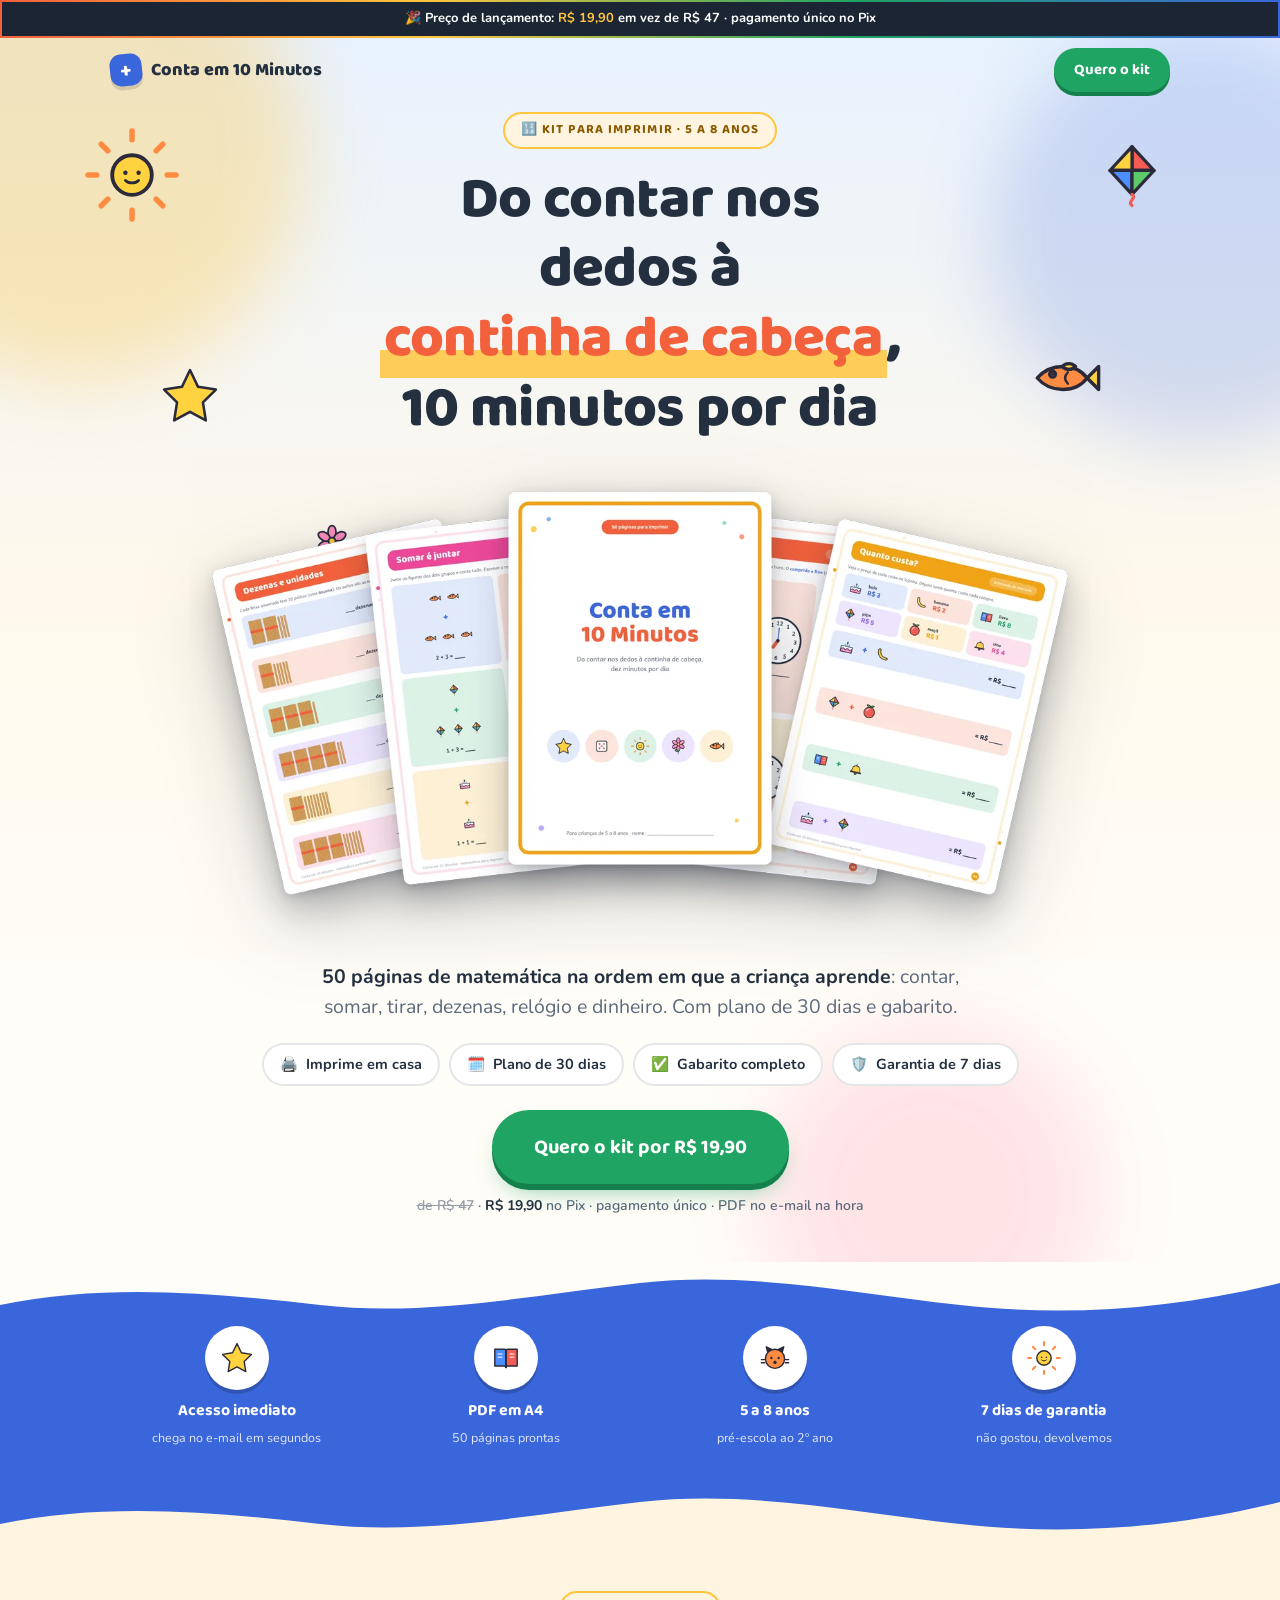
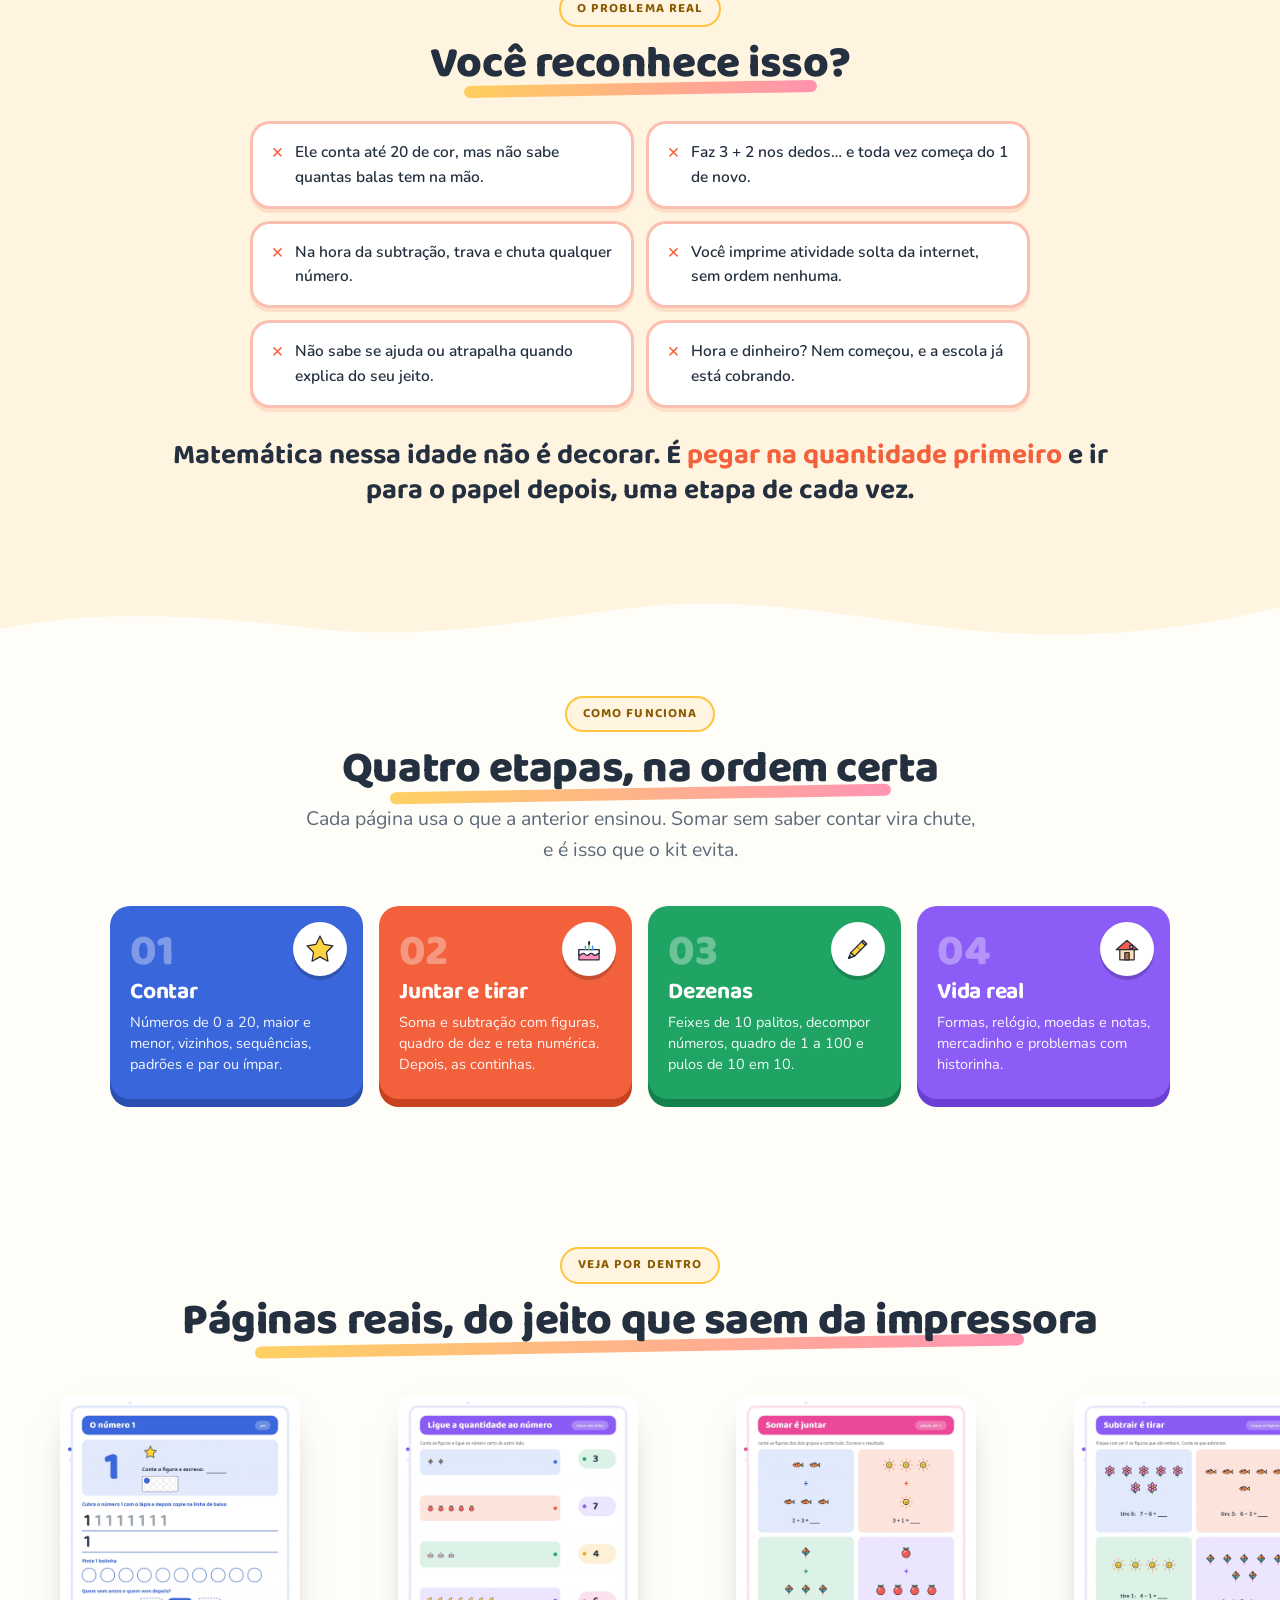
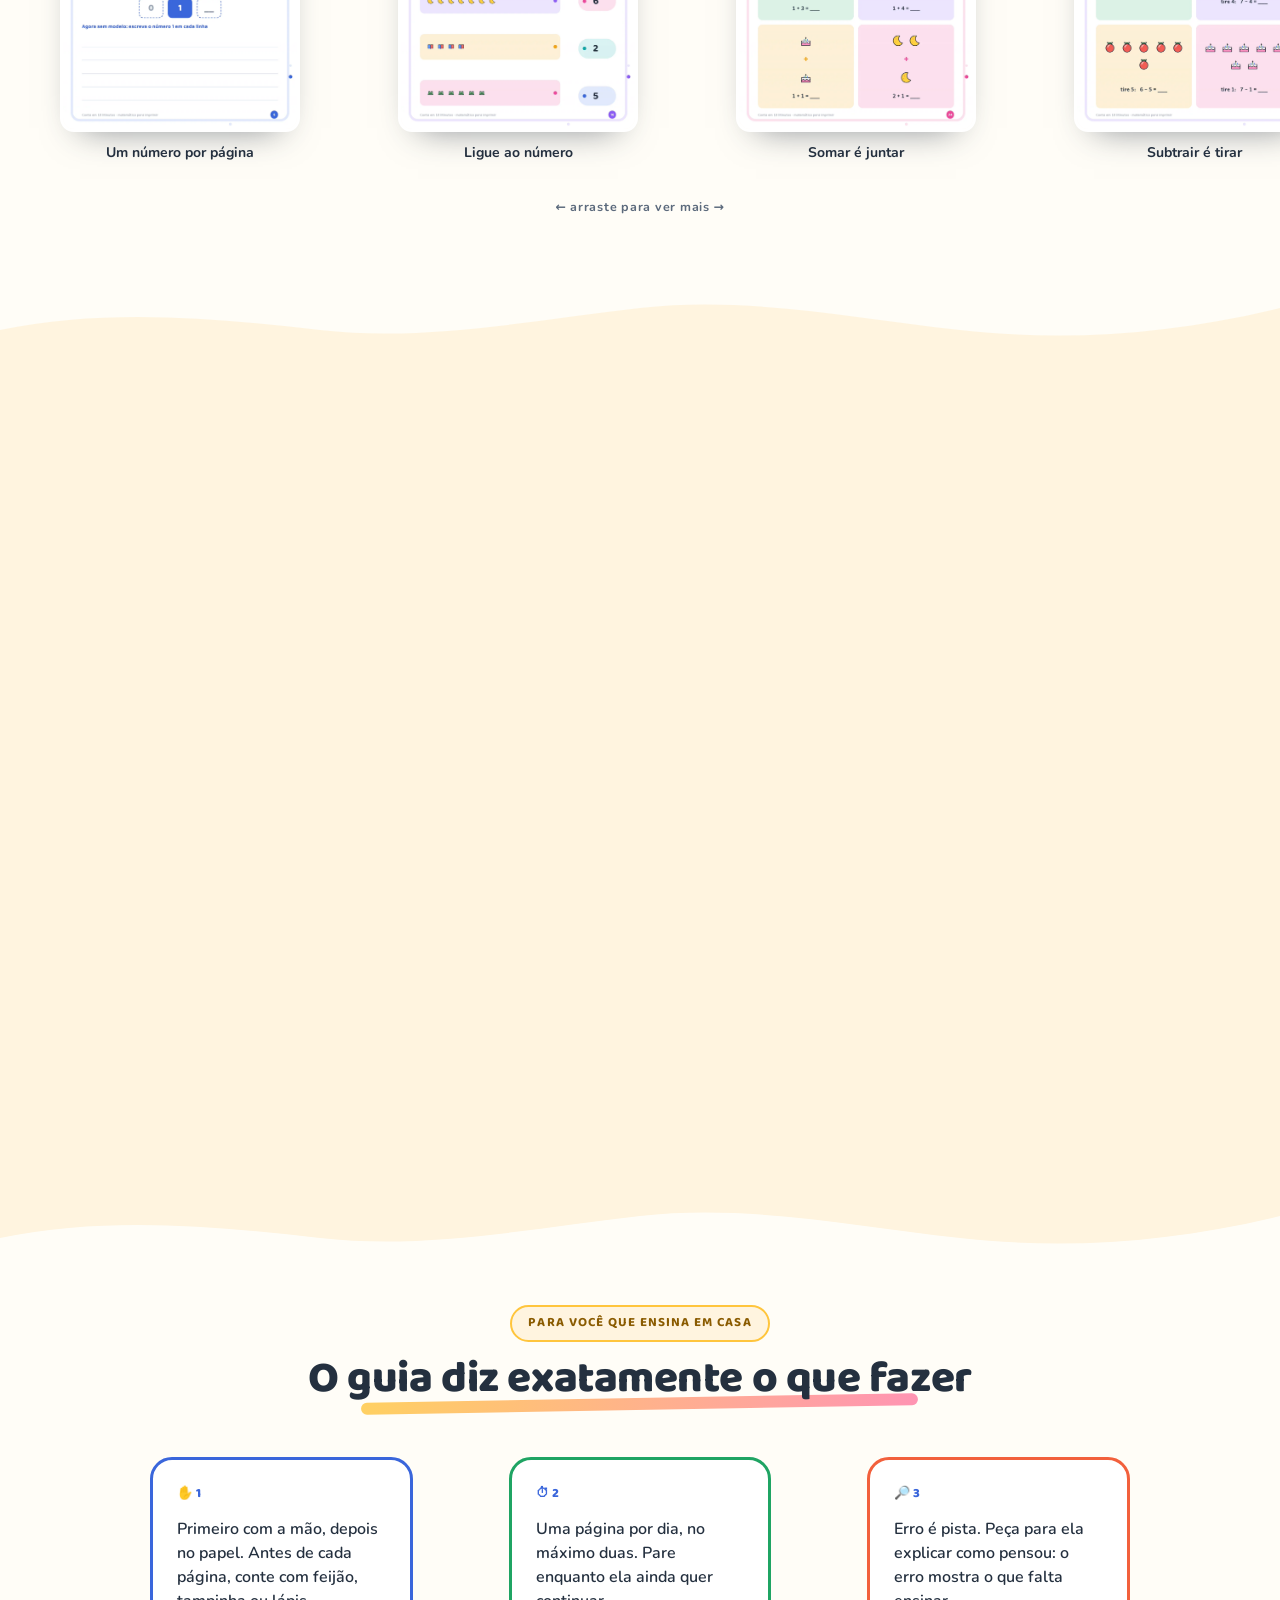
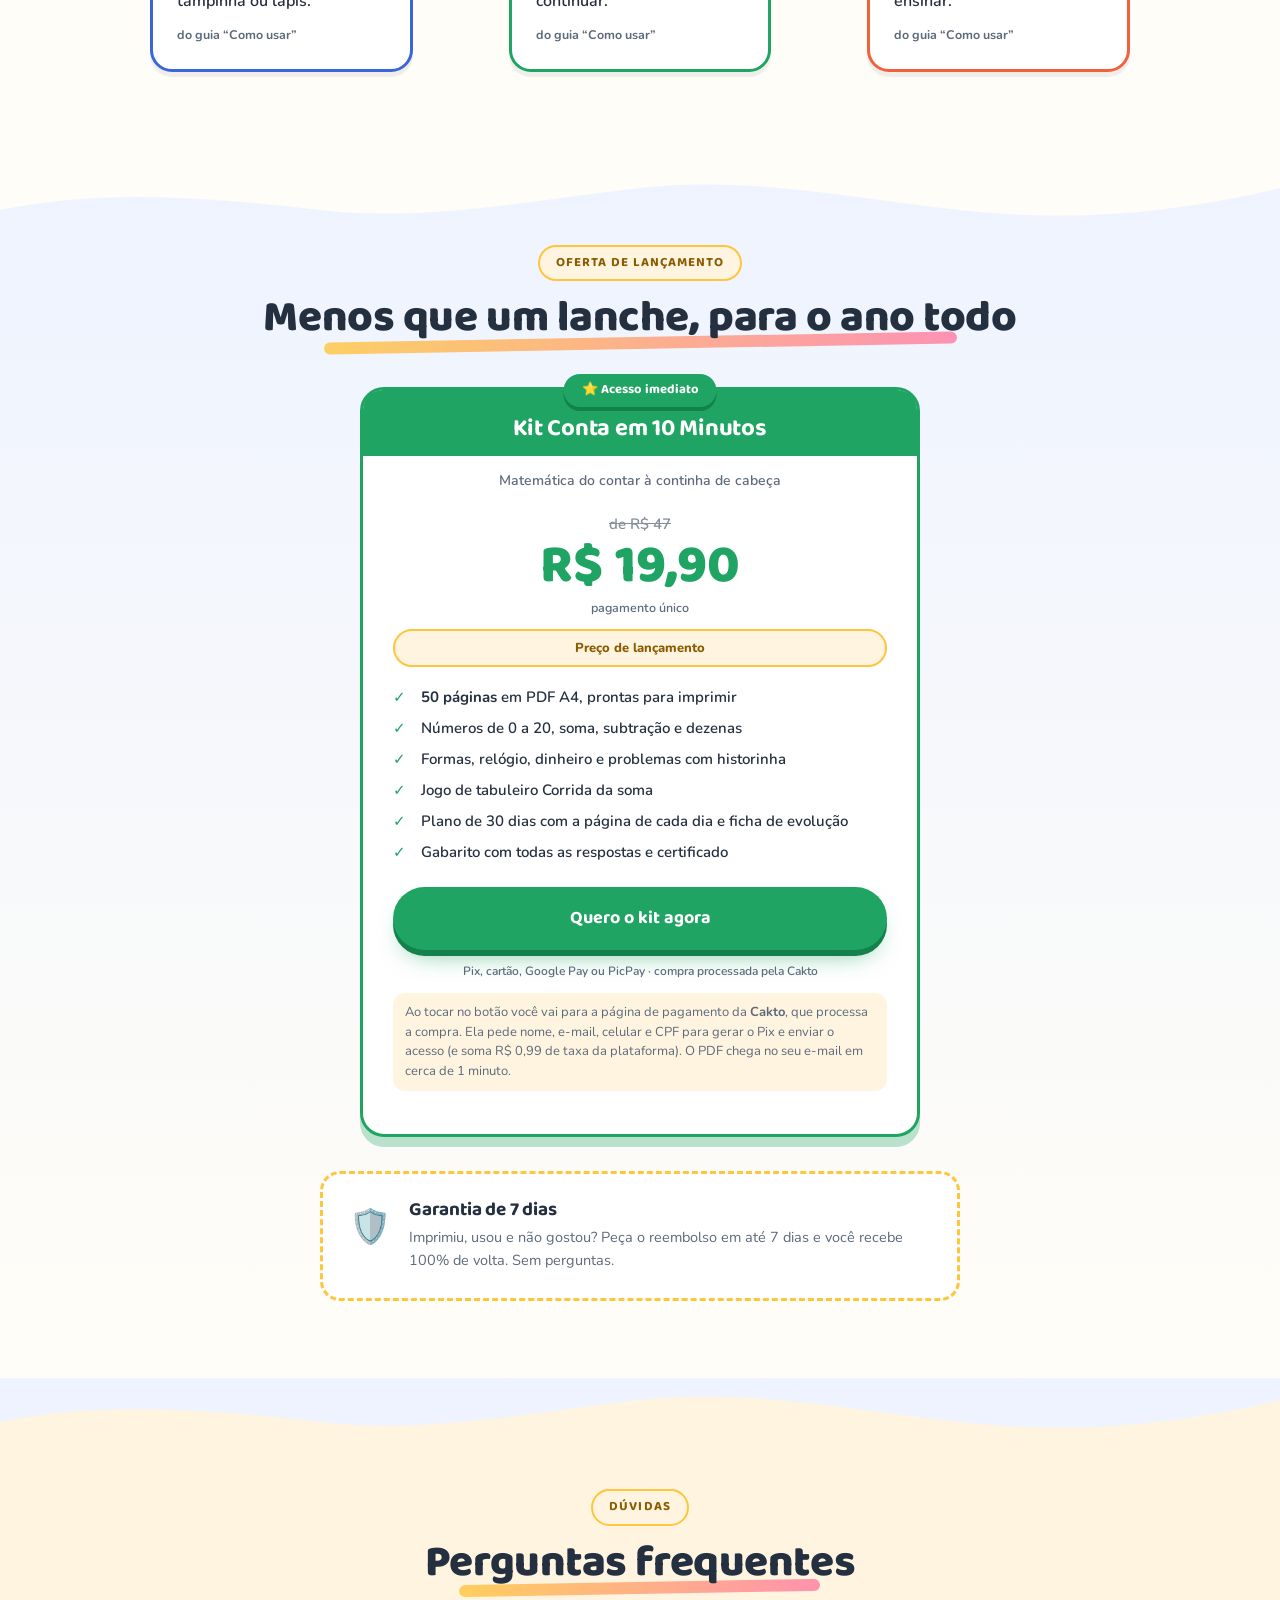
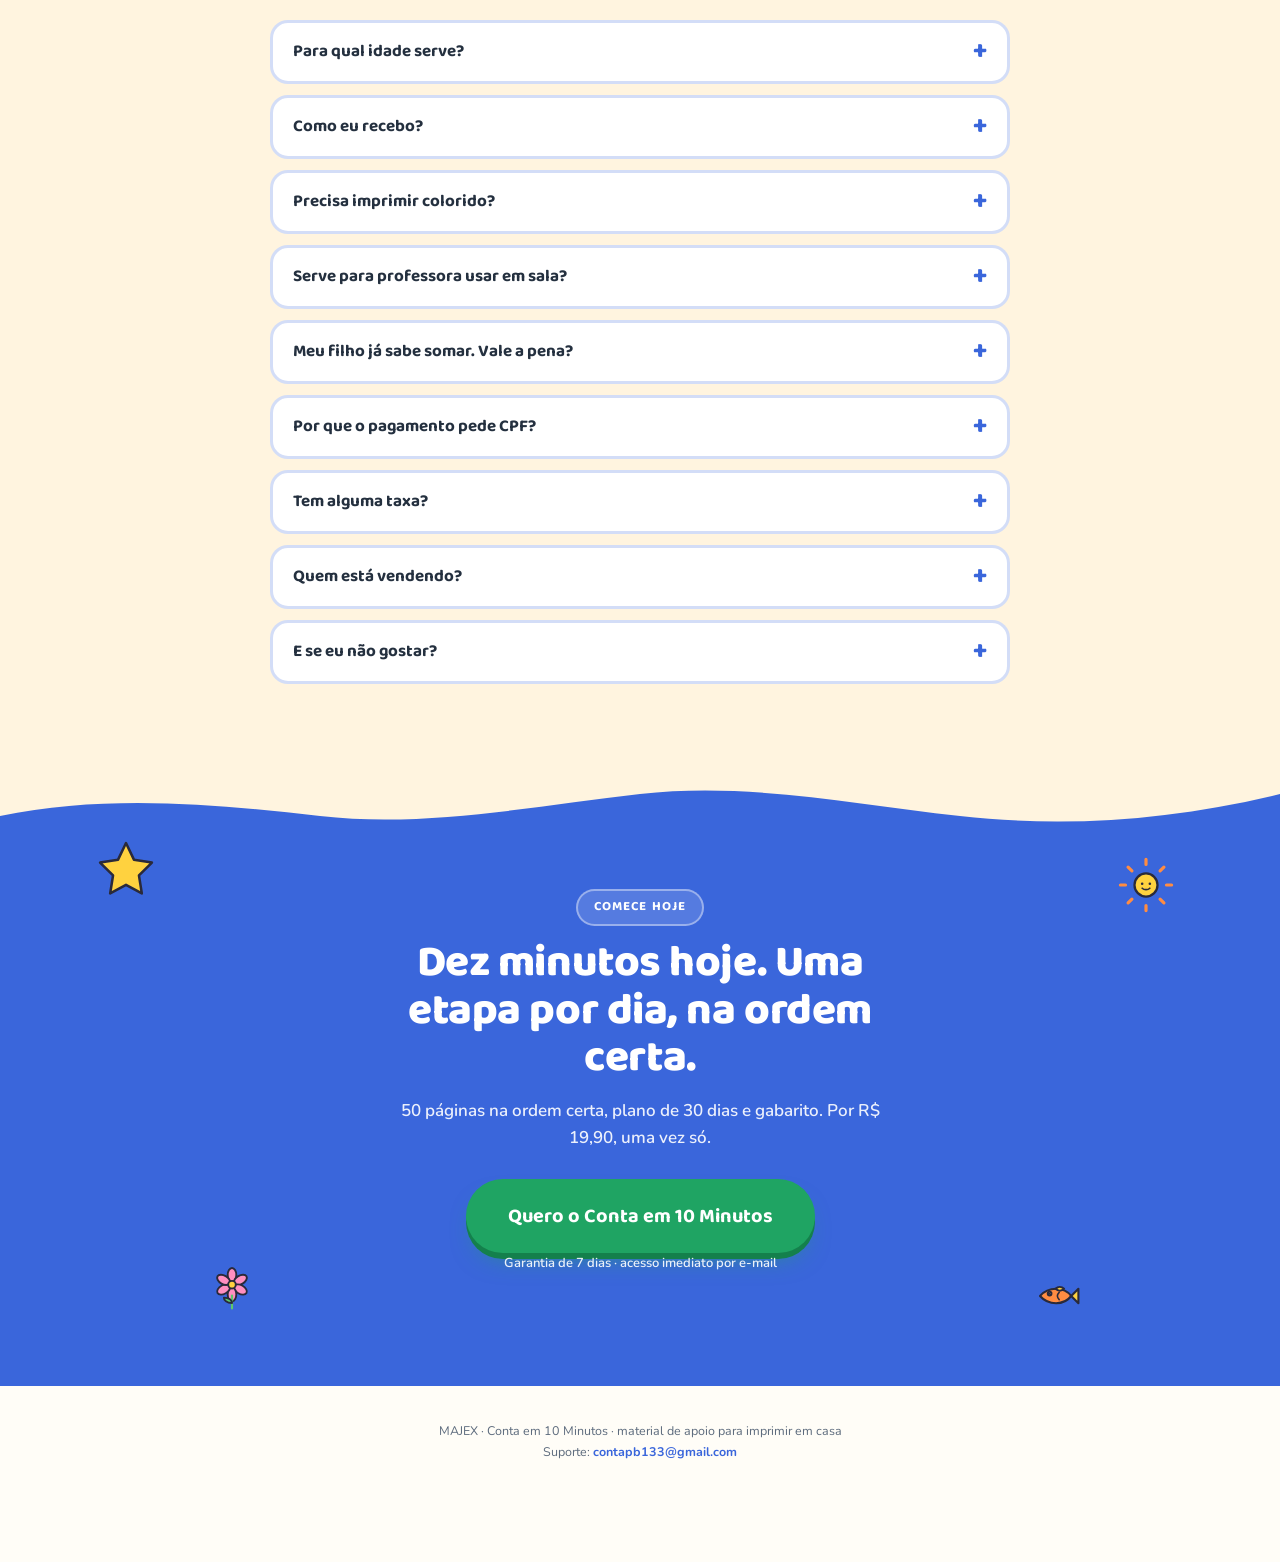
<file: conta/index.html>
<!DOCTYPE html>
<html lang="pt-BR">
<head>
<meta charset="UTF-8">
<meta name="viewport" content="width=device-width, initial-scale=1, viewport-fit=cover">
<title>Conta em 10 Minutos — Kit de matemática para imprimir</title>
<meta name="description" content="50 páginas de matemática na ordem em que a criança aprende: contar, somar, subtrair, dezenas, horas e dinheiro. Plano de 30 dias e gabarito. De R$ 47 por R$ 19,90.">
<meta name="theme-color" content="#FFFDF7">
<meta property="og:title" content="Do contar nos dedos à continha de cabeça, 10 minutos por dia">
<meta property="og:description" content="Kit de matemática para imprimir, 5 a 8 anos: 50 páginas, plano de 30 dias e gabarito. De R$ 47 por R$ 19,90.">
<meta property="og:type" content="website">
<meta property="og:image" content="https://conta-em-10-minutos.vercel.app/img/og.png">
<link rel="icon" href="img/fig/estrela.svg" type="image/svg+xml">
<link rel="preconnect" href="https://fonts.googleapis.com">
<link rel="preconnect" href="https://fonts.gstatic.com" crossorigin>
<link href="https://fonts.googleapis.com/css2?family=Baloo+2:wght@500;600;700;800&family=Nunito:wght@400;600;700;800&display=swap" rel="stylesheet">
<style>
:root{
  --paper:#FFFDF7;
  --cream:#FFF4DF;
  --ink:#24303F;
  --soft:#5C6A7C;
  --azul:#3A66DB;
  --azul-d:#2A4FB0;
  --coral:#F2603C;
  --verde:#1FA463;
  --verde-d:#14804C;
  --amarelo:#FFC53D;
  --roxo:#8B5CF6;
  --rosa:#FF7AA2;
  --line:rgba(36,48,63,.12);
  --ease:cubic-bezier(.22,1,.36,1);
  --fd:"Baloo 2",system-ui,sans-serif;
  --fb:"Nunito",system-ui,sans-serif;
}
*{box-sizing:border-box}
html{-webkit-text-size-adjust:100%;scroll-behavior:smooth}
html,body{margin:0;padding:0}
body{background:var(--paper);color:var(--ink);font-family:var(--fb);font-size:17px;line-height:1.6;
  overflow-x:hidden;-webkit-font-smoothing:antialiased}
img{max-width:100%;display:block;height:auto}
a{color:inherit;text-decoration:none}
button{font:inherit;color:inherit}
.wrap{width:100%;max-width:1100px;margin:0 auto;padding:0 20px}
.narrow{max-width:780px;margin:0 auto}
section{position:relative}
.center{text-align:center}

/* padrão de bolinhas */
.dots{position:absolute;inset:0;pointer-events:none;opacity:.5;
  background-image:radial-gradient(circle,rgba(58,102,219,.18) 1.6px,transparent 1.6px);
  background-size:26px 26px}
/* onda divisória */
.wave{display:block;width:100%;height:auto;margin-bottom:-2px}
/* onda no topo da seção, pintada com a cor da seção de cima: é o recorte
   de papel que faz a página parecer livro infantil e não site de software */
.wv{position:absolute;left:0;top:-1px;width:100%;height:56px;z-index:1;pointer-events:none}
.wv+*{position:relative;z-index:2}

/* barra de oferta */
.top{position:fixed;top:0;left:0;right:0;z-index:58;
  background:linear-gradient(90deg,var(--coral),var(--amarelo),var(--verde),var(--azul));
  padding:2px}
.top__in{background:#1B2534;color:#fff;border-radius:0;padding:8px 16px;text-align:center;
  font-size:13px;font-weight:700;line-height:1.35}
.top b{color:var(--amarelo)}
.top__c{font-variant-numeric:tabular-nums;letter-spacing:.02em}

/* nav */
.nav{position:fixed;top:37px;left:0;right:0;z-index:50;padding:11px 0;transition:all .4s var(--ease);
  border-bottom:2px solid transparent}
.nav.is-stuck{background:rgba(255,253,247,.94);backdrop-filter:blur(12px);border-bottom-color:rgba(36,48,63,.08)}
.nav__in{display:flex;align-items:center;justify-content:space-between;gap:14px}
.brand{display:flex;align-items:center;gap:9px;font-family:var(--fd);font-weight:800;font-size:18px}
.brand__b{width:32px;height:32px;border-radius:11px;background:var(--coral);color:#fff;display:grid;place-items:center;
  font-family:var(--fd);font-size:14px;font-weight:800;flex:none;transform:rotate(-6deg);
  box-shadow:0 4px 0 rgba(0,0,0,.12)}

/* botões */
.btn{position:relative;display:inline-flex;align-items:center;justify-content:center;gap:10px;
  background:var(--verde);color:#fff;border:0;border-radius:999px;padding:17px 34px;
  font-family:var(--fd);font-weight:700;font-size:18px;cursor:pointer;
  box-shadow:0 6px 0 #14804C, 0 14px 26px -12px rgba(31,164,99,.7);
  transition:transform .18s var(--ease),box-shadow .18s var(--ease)}
.btn:hover{transform:translateY(-2px);box-shadow:0 8px 0 #14804C,0 18px 30px -12px rgba(31,164,99,.8)}
.btn:active{transform:translateY(4px);box-shadow:0 2px 0 #14804C}
.btn--sm{padding:10px 20px;font-size:15px;box-shadow:0 4px 0 #14804C}
.btn--lg{padding:21px 42px;font-size:20px}
.btn--azul{background:var(--azul);box-shadow:0 6px 0 var(--azul-d),0 14px 26px -12px rgba(58,102,219,.7)}
.btn--azul:hover{box-shadow:0 8px 0 var(--azul-d),0 18px 30px -12px rgba(58,102,219,.8)}
.btn--azul:active{box-shadow:0 2px 0 var(--azul-d)}
.btn--pulse{animation:pulse 2.6s ease-in-out infinite}
@keyframes pulse{0%,100%{box-shadow:0 6px 0 #14804C,0 14px 26px -12px rgba(31,164,99,.7),0 0 0 0 rgba(31,164,99,.36)}
  50%{box-shadow:0 6px 0 #14804C,0 14px 26px -12px rgba(31,164,99,.7),0 0 0 16px rgba(31,164,99,0)}}

/* reveal */
.r{opacity:0;transform:translateY(18px);transition:opacity .8s var(--ease),transform .8s var(--ease)}
.r.is-in{opacity:1;transform:none}
[data-d="1"]{transition-delay:.07s}[data-d="2"]{transition-delay:.14s}[data-d="3"]{transition-delay:.21s}
[data-d="4"]{transition-delay:.28s}[data-d="5"]{transition-delay:.35s}

/* tipografia */
h1,h2,h3{font-family:var(--fd);font-weight:800;line-height:1.08;margin:0;letter-spacing:-.01em}
h1{font-size:clamp(33px,6.4vw,58px);line-height:1.2}
h2{font-size:clamp(27px,4.6vw,44px)}
h2.sw{display:block;width:max-content;max-width:100%;margin-left:auto!important;margin-right:auto!important;
  position:relative;isolation:isolate}
h2.sw::after{content:"";position:absolute;left:8%;right:8%;bottom:-6px;height:12px;border-radius:99px;z-index:-1;
  background:linear-gradient(90deg,var(--amarelo),var(--rosa));opacity:.8;transform:rotate(-1deg)}
h3{font-size:clamp(19px,2.2vw,23px);font-weight:700}
.eyebrow{display:inline-flex;align-items:center;gap:8px;font-family:var(--fd);font-weight:700;font-size:13px;
  letter-spacing:.08em;text-transform:uppercase;background:var(--cream);border:2px solid var(--amarelo);
  color:#8A5B00;padding:6px 16px;border-radius:999px}
.lead{font-size:clamp(16.5px,1.9vw,19.5px);color:var(--soft);line-height:1.58}
.hl{position:relative;white-space:nowrap;color:var(--coral);background:linear-gradient(transparent 62%,rgba(255,197,61,.85) 62%,rgba(255,197,61,.85) 92%,transparent 92%);padding:0 .06em;border-radius:4px}

/* HERO */
.hero{padding:112px 0 44px;text-align:center;position:relative;overflow:hidden;
  background:linear-gradient(180deg,#E6F1FF 0%,#FFF9EC 46%,var(--paper) 78%)}
.blob{position:absolute;border-radius:50%;filter:blur(38px);pointer-events:none;opacity:.55}
.blob--1{width:42vw;height:42vw;max-width:460px;max-height:460px;background:rgba(255,197,61,.6);left:-12vw;top:-6vw}
.blob--2{width:38vw;height:38vw;max-width:420px;max-height:420px;background:rgba(58,102,219,.36);right:-10vw;top:2vw}
.blob--3{width:30vw;height:30vw;max-width:340px;max-height:340px;background:rgba(255,122,162,.34);right:14vw;bottom:-8vw}
.hero__in{position:relative;z-index:2}
/* figuras do próprio kit flutuando ao redor do título: é o que dá o clima de
   livrinho infantil e liga o site ao material que a pessoa vai receber */
.fig{position:absolute;pointer-events:none;z-index:1;will-change:transform;
  animation:flutua 9s ease-in-out infinite}
.fig img{width:100%;height:100%}
.fig--1{width:110px;left:6%;top:120px;animation-delay:-1s}
.fig--2{width:92px;right:8%;top:130px;animation-delay:-3s;animation-duration:11s}
.fig--3{width:72px;left:12%;top:360px;animation-delay:-2s;animation-duration:12s}
.fig--4{width:96px;right:13%;top:330px;animation-delay:-4s}
.fig--5{width:50px;left:24%;top:520px;animation-delay:-5s;animation-duration:10s}
.fig--6{width:56px;right:24%;top:540px;animation-delay:-2.5s;animation-duration:10.5s}
@keyframes flutua{0%,100%{transform:translate3d(0,0,0)}50%{transform:translate3d(0,-12px,0)}}
.hero h1{margin:16px auto 0;max-width:15ch}
.hero__mock{margin:14px auto 2px;max-width:900px;position:relative}
.hero__mock img{width:100%;filter:drop-shadow(0 26px 40px rgba(36,48,63,.2))}
.hero__sub{max-width:58ch;margin:6px auto 0}
.hero__sub b{color:var(--ink)}
.checks{display:flex;flex-wrap:wrap;justify-content:center;gap:9px;margin:20px auto 0;max-width:820px}
.checks span{display:inline-flex;align-items:center;gap:8px;font-size:14.5px;font-weight:700;color:var(--ink);
  background:#fff;border:2px solid var(--line);border-radius:999px;padding:8px 16px}
.checks i{font-style:normal}
.hero__cta{margin-top:24px;display:flex;flex-direction:column;align-items:center;gap:11px}
.hero__price{font-size:14px;color:var(--soft);font-weight:600}
.hero__price s{opacity:.65}
.hero__price b{color:var(--ink)}
.hero__timer{font-family:var(--fd);font-weight:700;font-size:15px;color:#B23A1C;background:#FFE9E2;
  border:2px solid rgba(242,96,60,.35);border-radius:999px;padding:6px 16px}
.hero__timer b{font-variant-numeric:tabular-nums}

/* selos */
.seals{background:var(--azul);color:#fff;padding:64px 0 30px;position:relative;overflow:hidden}
.seals .dots{background-image:radial-gradient(circle,rgba(255,255,255,.2) 1.6px,transparent 1.6px)}
.seals__g{display:grid;grid-template-columns:repeat(4,1fr);gap:16px;text-align:center;position:relative}
.seal i{display:grid;place-items:center;width:64px;height:64px;margin:0 auto 8px;background:#fff;border-radius:50%;
  box-shadow:0 4px 0 rgba(0,0,0,.18)}
.seal i img{width:40px;height:40px}
.seal b{display:block;font-family:var(--fd);font-size:16px;font-weight:700}
.seal span{font-size:12.5px;opacity:.85}

/* dor */
.pain{padding:110px 0 78px;background:var(--cream);text-align:center;position:relative;overflow:hidden}
.pain__g{display:grid;grid-template-columns:repeat(2,1fr);gap:12px;margin-top:32px;text-align:left;position:relative}
.pain__g div{background:#fff;border:3px solid rgba(242,96,60,.4);border-radius:20px;padding:16px 18px 16px 42px;
  font-size:15.5px;font-weight:600;position:relative;
  box-shadow:0 4px 0 rgba(242,96,60,.14)}
.pain__g div::before{content:"✕";color:var(--coral);font-weight:800;position:absolute;left:18px;top:17px}
.pain__p{margin:30px auto 0;max-width:58ch;font-family:var(--fd);font-size:clamp(20px,2.7vw,28px);
  line-height:1.25;font-weight:700;position:relative}
.pain__p b{color:var(--coral)}

/* etapas coloridas */
.steps{padding:110px 0 78px}
.steps__g{display:grid;grid-template-columns:repeat(4,1fr);gap:16px;margin-top:40px}
.st{border-radius:20px;padding:24px 20px;color:#fff;position:relative;overflow:hidden;
  transition:transform .4s var(--ease)}
.st:hover{transform:translateY(-6px)}
.st:nth-child(1){background:var(--azul);box-shadow:0 8px 0 var(--azul-d)}
.st:nth-child(2){background:var(--coral);box-shadow:0 8px 0 #C7431F}
.st:nth-child(3){background:var(--verde);box-shadow:0 8px 0 #14804C}
.st:nth-child(4){background:var(--roxo);box-shadow:0 8px 0 #6B3FD4}
.st__n{font-family:var(--fd);font-size:44px;font-weight:800;line-height:1;opacity:.35}
.st__f{position:absolute;right:16px;top:16px;width:54px;height:54px;background:#fff;border-radius:50%;padding:9px;
  box-shadow:0 4px 0 rgba(0,0,0,.18)}
.st h3{margin:6px 0 8px;color:#fff}
.st p{margin:0;font-size:14.5px;opacity:.95;line-height:1.45}

/* vitrine */
.gal{padding:70px 0;background:var(--paper);overflow:hidden}
.gal__track{display:flex;gap:18px;padding:32px 20px 16px;overflow-x:auto;scroll-snap-type:x mandatory}
.gal__track::-webkit-scrollbar{height:6px}
.gal__track::-webkit-scrollbar-thumb{background:rgba(58,102,219,.3);border-radius:9px}
.gcard{flex:none;width:min(240px,64vw);scroll-snap-align:center}
.gcard img{border-radius:14px;border:3px solid #fff;background:#fff;
  box-shadow:0 16px 34px -20px rgba(36,48,63,.6);transition:transform .4s var(--ease)}
.gcard:hover img{transform:translateY(-6px) rotate(-1deg)}
.gcard span{display:block;margin-top:10px;font-size:14px;font-weight:700;text-align:center}
.hint{font-size:12.5px;font-weight:700;color:var(--soft);text-align:center;letter-spacing:.06em}

/* dentro */
.inside{padding:110px 0 78px;background:var(--cream);position:relative;overflow:hidden}
.inside__g{display:grid;grid-template-columns:repeat(3,1fr);gap:16px;margin-top:38px;position:relative}
.ic{background:#fff;border-radius:22px;padding:24px;border:3px solid var(--line);
  box-shadow:0 6px 0 rgba(36,48,63,.09)}
.ic:nth-child(1){border-color:var(--azul)}.ic:nth-child(2){border-color:var(--coral)}
.ic:nth-child(3){border-color:var(--verde)}.ic:nth-child(4){border-color:var(--roxo)}
.ic:nth-child(5){border-color:var(--rosa)}.ic:nth-child(6){border-color:var(--amarelo)}
.ic b{font-family:var(--fd);font-size:40px;font-weight:800;line-height:1;display:block;margin-bottom:6px}
.ic:nth-child(1) b{color:var(--azul)}.ic:nth-child(2) b{color:var(--coral)}
.ic:nth-child(3) b{color:var(--verde)}.ic:nth-child(4) b{color:var(--roxo)}
.ic:nth-child(5) b{color:var(--rosa)}.ic:nth-child(6) b{color:var(--amarelo)}
.ic h3{margin-bottom:5px}
.ic p{margin:0;font-size:14.5px;color:var(--soft)}
.ic--d{grid-column:span 3;background:var(--ink);color:#fff;border-color:transparent;box-shadow:0 5px 0 rgba(0,0,0,.25)}
.ic--d b{color:var(--amarelo)!important}.ic--d p{color:rgba(255,255,255,.85)}

/* depoimentos */
.tst{padding:110px 0 78px}
.tst__g{display:grid;grid-template-columns:repeat(3,1fr);gap:16px;margin-top:36px}
.tq{background:#fff;border:3px solid var(--line);border-radius:22px;padding:24px;display:flex;
  flex-direction:column;gap:12px;box-shadow:0 5px 0 rgba(36,48,63,.07)}
.tq div{color:var(--soft);font-size:13px;font-weight:800;letter-spacing:.04em;text-transform:uppercase}
.tq blockquote{margin:0;font-size:16px;line-height:1.5;font-weight:600}
.tq:nth-child(1){border-color:var(--azul)}.tq:nth-child(2){border-color:var(--verde)}.tq:nth-child(3){border-color:var(--coral)}
.tq cite{font-style:normal;font-size:12.5px;font-weight:700;color:var(--soft);margin-top:auto}
.note{font-size:12px;color:var(--soft);opacity:.8;text-align:center;margin-top:16px}

/* ofertas */
.offer{padding:78px 0;background:linear-gradient(180deg,#EEF3FF,#FFFDF7);position:relative;overflow:hidden}
.plans{display:grid;grid-template-columns:1fr 1.08fr;gap:20px;margin-top:44px;align-items:start;position:relative}
.plan{background:#fff;border:3px solid var(--azul);border-radius:24px;padding:30px;position:relative;overflow:visible;
  box-shadow:0 10px 0 rgba(36,48,63,.08)}
.plan--hot{border-color:var(--verde);box-shadow:0 10px 0 rgba(31,164,99,.3)}
.plan__tag{position:absolute;top:-16px;left:50%;transform:translateX(-50%);background:var(--verde);color:#fff;
  font-family:var(--fd);font-weight:700;font-size:13px;padding:6px 18px;border-radius:999px;white-space:nowrap;
  box-shadow:0 4px 0 #14804C}
.plan h3{text-align:center;font-size:24px;color:#fff;background:var(--azul);margin:-30px -30px 14px;padding:18px 20px 14px;
  border-radius:20px 20px 0 0}
.plan--hot h3{background:var(--verde);padding-top:26px}
.plan__s{text-align:center;color:var(--soft);font-size:14px;margin:6px 0 18px;font-weight:600}
.plan__p{text-align:center;margin-bottom:8px}
.plan__p s{font-size:15px;color:var(--soft);font-weight:600;opacity:.75}
.plan__p b{display:block;font-family:var(--fd);font-size:54px;font-weight:800;line-height:1;margin-top:2px}
.plan--hot .plan__p b{color:var(--verde)}
.plan__p i{font-style:normal;font-size:12.5px;color:var(--soft);font-weight:600}
.plan__eco{text-align:center;background:var(--cream);color:#8A5B00;border-radius:999px;padding:7px 14px;
  font-size:13px;font-weight:800;margin-bottom:20px;border:2px solid var(--amarelo)}
.plan ul{list-style:none;margin:0 0 24px;padding:0;display:grid;gap:10px}
.plan li{position:relative;padding-left:28px;font-size:15px;line-height:1.4;font-weight:600}
.plan li::before{content:"✓";position:absolute;left:0;top:0;color:var(--verde);font-weight:800}
.plan li b{color:var(--ink)}
.plan .btn{width:100%}
.plan__f{text-align:center;font-size:12px;color:var(--soft);margin-top:12px;font-weight:600}

/* complementos */
.extras{padding:70px 0;background:var(--paper)}
.extras__g{display:grid;grid-template-columns:repeat(3,1fr);gap:18px;margin-top:36px}
.ex{background:#fff;border:3px solid var(--line);border-radius:22px;overflow:hidden;
  box-shadow:0 5px 0 rgba(36,48,63,.07);transition:transform .4s var(--ease)}
.ex:hover{transform:translateY(-5px)}
.ex:nth-child(1){border-color:var(--coral)}.ex:nth-child(2){border-color:var(--roxo)}.ex:nth-child(3){border-color:var(--amarelo)}
.ex img{width:100%;aspect-ratio:2/3;object-fit:cover;object-position:top}
.ex__b{padding:18px}
.ex__b h3{font-size:18px;margin-bottom:5px}
.ex__b p{margin:0 0 10px;font-size:14px;color:var(--soft)}
.ex__p{font-family:var(--fd);font-weight:800;color:var(--coral);font-size:17px}

/* garantia */
.guar{max-width:640px;margin:34px auto 0;background:#fff;border:3px dashed var(--amarelo);border-radius:20px;
  padding:26px;display:flex;gap:18px;align-items:flex-start}
.guar i{font-style:normal;font-size:34px;flex:none}
.guar h3{font-size:19px;margin-bottom:5px}
.guar p{margin:0;font-size:14.5px;color:var(--soft)}

/* faq */
.faq{padding:110px 0 78px;background:var(--cream)}
.faq__l{margin-top:32px}
.fq{background:#fff;border:3px solid rgba(58,102,219,.22);border-radius:18px;margin-bottom:11px;overflow:hidden}
.fq__q{width:100%;background:none;border:0;text-align:left;padding:18px 48px 18px 20px;cursor:pointer;
  font-family:var(--fd);font-size:17px;font-weight:700;position:relative;line-height:1.3}
.fq__q::after{content:"+";position:absolute;right:20px;top:50%;transform:translateY(-50%);
  color:var(--azul);font-size:26px;font-weight:800;transition:transform .35s var(--ease)}
.fq.is-open .fq__q::after{transform:translateY(-50%) rotate(45deg)}
.fq__a{display:grid;grid-template-rows:0fr;transition:grid-template-rows .45s var(--ease)}
.fq__a>*{overflow:hidden;min-height:0}
.fq.is-open .fq__a{grid-template-rows:1fr}
.fq__a p{margin:0;padding:0 20px;color:var(--soft);font-size:15px}
.fq__a p::after{content:"";display:block;height:18px}

/* final */
.final{padding:116px 0 84px;text-align:center;background:var(--azul);color:#fff;position:relative;overflow:hidden}
.final .dots{background-image:radial-gradient(circle,rgba(255,255,255,.2) 1.6px,transparent 1.6px)}
.final h2{color:#fff;max-width:18ch;margin:14px auto 14px;position:relative}
.final p{color:rgba(255,255,255,.9);max-width:48ch;margin:0 auto 28px;position:relative;font-weight:600}
.final .eyebrow{background:rgba(255,255,255,.14);border-color:rgba(255,255,255,.4);color:#fff}
.fig--f1{width:72px;left:7%;top:60px;animation-delay:-2s}
.fig--f2{width:54px;left:16%;bottom:70px;animation-delay:-4s;animation-duration:12s}
.fig--f3{width:64px;right:8%;top:80px;animation-delay:-1s;animation-duration:11s}
.fig--f4{width:60px;right:15%;bottom:60px;animation-delay:-3s}
.final__m{font-size:13px;color:rgba(255,255,255,.75);margin-top:16px;position:relative;font-weight:600}

.foot{padding:34px 0 100px;font-size:12.5px;color:var(--soft);text-align:center;line-height:1.7}
.foot a{color:var(--azul);font-weight:700}
.fq__a a{color:var(--azul);font-weight:700}

/* barra mobile */
.bar{position:fixed;left:0;right:0;bottom:0;z-index:55;background:rgba(255,253,247,.97);
  border-top:2px solid var(--line);padding:10px 16px;padding-bottom:calc(10px + env(safe-area-inset-bottom));
  display:none;align-items:center;justify-content:space-between;gap:12px;transform:translateY(110%);
  transition:transform .4s var(--ease)}
.bar.is-up{transform:none}
.bar b{font-family:var(--fd);font-size:22px;font-weight:800;display:block;line-height:1;color:var(--verde)}
.bar span{font-size:11px;font-weight:700;color:var(--soft)}
.prog{position:fixed;top:0;left:0;height:3px;background:var(--coral);z-index:59;width:0}

@media(max-width:980px){
  .steps__g{grid-template-columns:repeat(2,1fr)}
  .inside__g,.tst__g,.extras__g{grid-template-columns:1fr}
  .ic--d{grid-column:span 1}
  .plans{grid-template-columns:1fr}
  .seals__g{grid-template-columns:repeat(2,1fr);gap:20px}
  .pain__g{grid-template-columns:1fr}
}
@media(max-width:640px){
  body{font-size:16px}
  .hero{padding:100px 0 38px}
  .nav{top:35px} /* colado na faixa de preço (36px); com 44px sobrava um vão onde o texto aparecia rolando */
  .bar{display:flex}
  .btn--lg{width:100%;padding:18px 22px;font-size:18px}
  .hero__cta{width:100%}
  .hero__mock{max-width:88%;margin-top:10px}
  .fig--3,.fig--4,.fig--5,.fig--6,.fig--f2,.fig--f4{display:none}
  .fig--f1{width:44px;left:4%;top:24px}.fig--f3{width:40px;right:5%;top:30px}
  .fig--1{width:56px;left:4%;top:104px}.fig--2{width:48px;right:5%;top:112px}
  .steps__g{grid-template-columns:1fr}
  .plan{padding:24px 20px}
  .plan h3{margin:-24px -20px 14px}
  .nav .btn{display:none}
  .top__in{font-size:11.5px}
  .checks span{font-size:13px;padding:7px 13px}
}
@media(prefers-reduced-motion:reduce){
  *{animation-duration:.01ms!important;transition-duration:.01ms!important}
  .r{opacity:1;transform:none}
}
</style>
<style>
.brand__b--azul{background:var(--azul);font-size:20px}
.plans--um{grid-template-columns:1fr;max-width:560px;margin-left:auto;margin-right:auto}
.tq div{color:var(--azul);font-family:var(--fd);font-weight:800;letter-spacing:0}
@media(max-width:640px){.top__x{display:none}}
</style>
</head>
<body>

<div class="prog" id="prog" aria-hidden="true"></div>

<div class="top" id="top">
  <div class="top__in"><span class="top__x">🎉 Preço de lançamento: </span><b>R$ 19,90</b> em vez de R$ 47 · pagamento único no Pix</div>
</div>

<header class="nav" id="nav">
  <div class="wrap nav__in">
    <div class="brand"><span class="brand__b brand__b--azul">+</span> Conta em 10 Minutos</div>
    <a href="#ofertas" class="btn btn--sm" data-checkout>Quero o kit</a>
  </div>
</header>

<main>
<section class="hero">
  <div class="blob blob--1" aria-hidden="true"></div>
  <div class="blob blob--2" aria-hidden="true"></div>
  <div class="blob blob--3" aria-hidden="true"></div>
  <div class="fig fig--1" aria-hidden="true"><img src="img/fig/sol.svg" alt="" width="86" height="86"></div>
  <div class="fig fig--2" aria-hidden="true"><img src="img/fig/pipa.svg" alt="" width="70" height="70"></div>
  <div class="fig fig--3" aria-hidden="true"><img src="img/fig/estrela.svg" alt="" width="58" height="58"></div>
  <div class="fig fig--4" aria-hidden="true"><img src="img/fig/peixe.svg" alt="" width="64" height="64"></div>
  <div class="fig fig--5" aria-hidden="true"><img src="img/fig/flor.svg" alt="" width="50" height="50"></div>
  <div class="fig fig--6" aria-hidden="true"><img src="img/fig/bolo.svg" alt="" width="56" height="56"></div>
  <div class="wrap hero__in">
    <div class="eyebrow r">🔢 Kit para imprimir · 5 a 8 anos</div>
    <h1 class="r" data-d="1">Do contar nos dedos à <span class="hl">continha de cabeça</span>, 10 minutos por dia</h1>

    <div class="hero__mock r" data-d="2">
      <img src="img/hero.webp" srcset="img/hero.webp 1300w, img/hero-2x.webp 2600w" sizes="(max-width: 640px) 80vw, 900px" alt="Páginas do kit Conta em 10 Minutos espalhadas em leque" width="1300" height="720" fetchpriority="high">
    </div>

    <p class="lead hero__sub r" data-d="3"><b>50 páginas de matemática na ordem em que a criança aprende</b>: contar, somar, tirar, dezenas, relógio e dinheiro. Com plano de 30 dias e gabarito.</p>

    <div class="checks r" data-d="4">
      <span><i>🖨️</i> Imprime em casa</span>
      <span><i>🗓️</i> Plano de 30 dias</span>
      <span><i>✅</i> Gabarito completo</span>
      <span><i>🛡️</i> Garantia de 7 dias</span>
    </div>

    <div class="hero__cta r" data-d="5">
      <a href="#ofertas" class="btn btn--lg btn--pulse" data-checkout>Quero o kit por R$ 19,90</a>
      <span class="hero__price"><s>de R$ 47</s> · <b>R$ 19,90</b> no Pix · pagamento único · PDF no e-mail na hora</span>
    </div>
  </div>
</section>

<section class="seals">
  <svg class="wv" viewBox="0 0 1440 56" preserveAspectRatio="none" aria-hidden="true"><path d="M0 0h1440v22c-120 26-240 34-360 22s-240-34-360-22-240 34-360 22S120 22 0 44z" fill="#FFFDF7"/></svg>
  <div class="dots" aria-hidden="true"></div>
  <div class="wrap seals__g">
    <div class="seal r"><i><img src="img/fig/estrela.svg" alt="" width="44" height="44"></i><b>Acesso imediato</b><span>chega no e-mail em segundos</span></div>
    <div class="seal r" data-d="1"><i><img src="img/fig/livro.svg" alt="" width="44" height="44"></i><b>PDF em A4</b><span>50 páginas prontas</span></div>
    <div class="seal r" data-d="2"><i><img src="img/fig/gato.svg" alt="" width="44" height="44"></i><b>5 a 8 anos</b><span>pré-escola ao 2º ano</span></div>
    <div class="seal r" data-d="3"><i><img src="img/fig/sol.svg" alt="" width="44" height="44"></i><b>7 dias de garantia</b><span>não gostou, devolvemos</span></div>
  </div>
</section>

<section class="pain">
  <svg class="wv" viewBox="0 0 1440 56" preserveAspectRatio="none" aria-hidden="true"><path d="M0 0h1440v22c-120 26-240 34-360 22s-240-34-360-22-240 34-360 22S120 22 0 44z" fill="#3A66DB"/></svg>
  <div class="dots" aria-hidden="true"></div>
  <div class="wrap">
    <span class="eyebrow r">O problema real</span>
    <h2 class="r sw" data-d="1" style="margin-top:14px">Você reconhece isso?</h2>
    <div class="pain__g narrow">
      <div class="r">Ele conta até 20 de cor, mas não sabe quantas balas tem na mão.</div>
      <div class="r" data-d="1">Faz 3 + 2 nos dedos… e toda vez começa do 1 de novo.</div>
      <div class="r" data-d="2">Na hora da subtração, trava e chuta qualquer número.</div>
      <div class="r" data-d="3">Você imprime atividade solta da internet, sem ordem nenhuma.</div>
      <div class="r" data-d="4">Não sabe se ajuda ou atrapalha quando explica do seu jeito.</div>
      <div class="r" data-d="5">Hora e dinheiro? Nem começou, e a escola já está cobrando.</div>
    </div>
    <p class="pain__p r">Matemática nessa idade não é decorar. É <b>pegar na quantidade primeiro</b> e ir para o papel depois, uma etapa de cada vez.</p>
  </div>
</section>

<section class="steps">
  <svg class="wv" viewBox="0 0 1440 56" preserveAspectRatio="none" aria-hidden="true"><path d="M0 0h1440v22c-120 26-240 34-360 22s-240-34-360-22-240 34-360 22S120 22 0 44z" fill="#FFF4DF"/></svg>
  <div class="wrap center">
    <span class="eyebrow r">Como funciona</span>
    <h2 class="r sw" data-d="1" style="margin:14px 0 10px">Quatro etapas, na ordem certa</h2>
    <p class="lead r" data-d="2" style="max-width:56ch;margin:0 auto">Cada página usa o que a anterior ensinou. Somar sem saber contar vira chute, e é isso que o kit evita.</p>
    <div class="steps__g" style="text-align:left">
      <div class="st r"><img class="st__f" src="img/fig/estrela.svg" alt="" width="54" height="54"><div class="st__n">01</div><h3>Contar</h3><p>Números de 0 a 20, maior e menor, vizinhos, sequências, padrões e par ou ímpar.</p></div>
      <div class="st r" data-d="1"><img class="st__f" src="img/fig/bolo.svg" alt="" width="54" height="54"><div class="st__n">02</div><h3>Juntar e tirar</h3><p>Soma e subtração com figuras, quadro de dez e reta numérica. Depois, as continhas.</p></div>
      <div class="st r" data-d="2"><img class="st__f" src="img/fig/lapis.svg" alt="" width="54" height="54"><div class="st__n">03</div><h3>Dezenas</h3><p>Feixes de 10 palitos, decompor números, quadro de 1 a 100 e pulos de 10 em 10.</p></div>
      <div class="st r" data-d="3"><img class="st__f" src="img/fig/casa.svg" alt="" width="54" height="54"><div class="st__n">04</div><h3>Vida real</h3><p>Formas, relógio, moedas e notas, mercadinho e problemas com historinha.</p></div>
    </div>
  </div>
</section>

<section class="gal">
  <div class="wrap center">
    <span class="eyebrow r">Veja por dentro</span>
    <h2 class="r sw" data-d="1" style="margin-top:14px">Páginas reais, do jeito que saem da impressora</h2>
  </div>
  <div class="gal__track" id="gal">
    <figure class="gcard r"><img src="img/previa-1.webp" alt="Página O número 1" width="1100" height="1556" loading="lazy"><span>Um número por página</span></figure>
    <figure class="gcard r" data-d="1"><img src="img/previa-3.webp" alt="Ligue a quantidade ao número" width="1100" height="1556" loading="lazy"><span>Ligue ao número</span></figure>
    <figure class="gcard r" data-d="2"><img src="img/previa-4.webp" alt="Somar é juntar" width="1100" height="1556" loading="lazy"><span>Somar é juntar</span></figure>
    <figure class="gcard r" data-d="3"><img src="img/previa-5.webp" alt="Subtrair é tirar" width="1100" height="1556" loading="lazy"><span>Subtrair é tirar</span></figure>
    <figure class="gcard r" data-d="4"><img src="img/previa-6.webp" alt="Dezenas e unidades com feixes" width="1100" height="1556" loading="lazy"><span>Dezenas e unidades</span></figure>
    <figure class="gcard r" data-d="5"><img src="img/previa-7.webp" alt="Quadro de 1 a 100" width="1100" height="1556" loading="lazy"><span>Quadro de 1 a 100</span></figure>
    <figure class="gcard r" data-d="5"><img src="img/previa-8.webp" alt="Que horas são" width="1100" height="1556" loading="lazy"><span>Que horas são?</span></figure>
    <figure class="gcard r" data-d="5"><img src="img/previa-9.webp" alt="Quanto custa, brincando de mercado" width="1100" height="1556" loading="lazy"><span>Brincando de mercado</span></figure>
    <figure class="gcard r" data-d="5"><img src="img/previa-10.webp" alt="Problemas com historinha" width="1100" height="1556" loading="lazy"><span>Problemas com historinha</span></figure>
    <figure class="gcard r" data-d="5"><img src="img/previa-plano.webp" alt="Plano de 30 dias" width="1100" height="1556" loading="lazy"><span>Plano de 30 dias</span></figure>
    <figure class="gcard r" data-d="5"><img src="img/previa-11.webp" alt="Gabarito com as respostas" width="1100" height="1556" loading="lazy"><span>Gabarito</span></figure>
    <figure class="gcard r" data-d="5"><img src="img/previa-certificado.webp" alt="Certificado de matemático" width="1100" height="1556" loading="lazy"><span>Certificado</span></figure>
  </div>
  <div class="wrap"><div class="hint">← arraste para ver mais →</div></div>
</section>

<section class="inside">
  <svg class="wv" viewBox="0 0 1440 56" preserveAspectRatio="none" aria-hidden="true"><path d="M0 0h1440v22c-120 26-240 34-360 22s-240-34-360-22-240 34-360 22S120 22 0 44z" fill="#FFFDF7"/></svg>
  <div class="dots" aria-hidden="true"></div>
  <div class="wrap center">
    <span class="eyebrow r">O que vem dentro</span>
    <h2 class="r sw" data-d="1" style="margin-top:14px">50 páginas. Imprime hoje, usa hoje.</h2>
    <div class="inside__g" style="text-align:left">
      <div class="ic r"><b>13</b><h3>Números de 0 a 10</h3><p>Uma página para cada número, para contar, cobrir e escrever. Mais quadro, conte e escreva e ligue ao número.</p></div>
      <div class="ic r" data-d="1"><b>7</b><h3>Até 20 e raciocínio</h3><p>De 11 a 20, maior e menor, vizinhos, complete a sequência, padrões e par ou ímpar.</p></div>
      <div class="ic r" data-d="2"><b>10</b><h3>Somar e subtrair</h3><p>Juntar e tirar com figuras, quadro de dez, reta numérica, formando 10 e “somar ou subtrair?”.</p></div>
      <div class="ic r"><b>5</b><h3>Dezenas e o 100</h3><p>Feixes de 10, decompor números, quadro de 1 a 100, pulos de 10 em 10 e contas até 20.</p></div>
      <div class="ic r" data-d="1"><b>8</b><h3>Matemática da vida</h3><p>Formas geométricas, que horas são, moedas e notas, mercadinho e problemas com historinha.</p></div>
      <div class="ic r" data-d="2"><b>1</b><h3>Jogo de tabuleiro</h3><p>Corrida da soma, para 2 a 4 pessoas, com dado e tampinhas. Para brincar em família.</p></div>
      <div class="ic ic--d r" data-d="3"><b>+6</b><h3>Páginas de apoio</h3><p>Capa, guia de como usar, plano de 30 dias, ficha “Minha evolução” com 12 habilidades, gabarito com todas as respostas e certificado de matemático.</p></div>
    </div>
  </div>
</section>

<section class="tst">
  <svg class="wv" viewBox="0 0 1440 56" preserveAspectRatio="none" aria-hidden="true"><path d="M0 0h1440v22c-120 26-240 34-360 22s-240-34-360-22-240 34-360 22S120 22 0 44z" fill="#FFF4DF"/></svg>
  <div class="wrap center">
    <span class="eyebrow r">Para você que ensina em casa</span>
    <h2 class="r sw" data-d="1" style="margin-top:14px">O guia diz exatamente o que fazer</h2>
    <div class="tst__g" style="text-align:left">
      <figure class="tq r"><div>✋ 1</div><blockquote>Primeiro com a mão, depois no papel. Antes de cada página, conte com feijão, tampinha ou lápis.</blockquote><cite>do guia “Como usar”</cite></figure>
      <figure class="tq r" data-d="1"><div>⏱ 2</div><blockquote>Uma página por dia, no máximo duas. Pare enquanto ela ainda quer continuar.</blockquote><cite>do guia “Como usar”</cite></figure>
      <figure class="tq r" data-d="2"><div>🔎 3</div><blockquote>Erro é pista. Peça para ela explicar como pensou: o erro mostra o que falta ensinar.</blockquote><cite>do guia “Como usar”</cite></figure>
    </div>
  </div>
</section>

<section class="offer" id="ofertas">
  <svg class="wv" viewBox="0 0 1440 56" preserveAspectRatio="none" aria-hidden="true"><path d="M0 0h1440v22c-120 26-240 34-360 22s-240-34-360-22-240 34-360 22S120 22 0 44z" fill="#FFFDF7"/></svg>
  <div class="dots" aria-hidden="true"></div>
  <div class="wrap center">
    <span class="eyebrow r">Oferta de lançamento</span>
    <h2 class="r sw" data-d="1" style="margin-top:14px">Menos que um lanche, para o ano todo</h2>
    <div class="plans plans--um">
      <div class="plan plan--hot r" style="text-align:left">
        <span class="plan__tag">⭐ Acesso imediato</span>
        <h3>Kit Conta em 10 Minutos</h3>
        <p class="plan__s">Matemática do contar à continha de cabeça</p>
        <div class="plan__p"><s>de R$ 47</s><b>R$ 19,90</b><i>pagamento único</i></div>
        <div class="plan__eco">Preço de lançamento</div>
        <ul>
          <li><b>50 páginas</b> em PDF A4, prontas para imprimir</li>
          <li>Números de 0 a 20, soma, subtração e dezenas</li>
          <li>Formas, relógio, dinheiro e problemas com historinha</li>
          <li>Jogo de tabuleiro Corrida da soma</li>
          <li>Plano de 30 dias com a página de cada dia e ficha de evolução</li>
          <li>Gabarito com todas as respostas e certificado</li>
        </ul>
        <a href="#" class="btn" data-checkout>Quero o kit agora</a>
        <div class="plan__f">Pix, cartão, Google Pay ou PicPay · compra processada pela Cakto</div>
        <p class="plan__n" style="font-size:13px;line-height:1.5;color:var(--soft);background:var(--cream);border-radius:12px;padding:10px 12px;margin-top:12px">Ao tocar no botão você vai para a página de pagamento da <b>Cakto</b>, que processa a compra. Ela pede nome, e-mail, celular e CPF para gerar o Pix e enviar o acesso (e soma R$ 0,99 de taxa da plataforma). O PDF chega no seu e-mail em cerca de 1 minuto.</p>
      </div>
    </div>

    <div class="guar" style="text-align:left">
      <i>🛡️</i>
      <div><h3>Garantia de 7 dias</h3><p>Imprimiu, usou e não gostou? Peça o reembolso em até 7 dias e você recebe 100% de volta. Sem perguntas.</p></div>
    </div>
  </div>
</section>

<section class="faq">
  <svg class="wv" viewBox="0 0 1440 56" preserveAspectRatio="none" aria-hidden="true"><path d="M0 0h1440v22c-120 26-240 34-360 22s-240-34-360-22-240 34-360 22S120 22 0 44z" fill="#EEF3FF"/></svg>
  <div class="wrap narrow">
    <div class="center"><span class="eyebrow r">Dúvidas</span><h2 class="r sw" data-d="1" style="margin-top:14px">Perguntas frequentes</h2></div>
    <div class="faq__l">
      <div class="fq"><button class="fq__q">Para qual idade serve?</button><div class="fq__a"><p>De 5 a 8 anos, da pré-escola ao 2º ano. O plano segue a ordem do kit e mostra a página de cada dia. A criança de 7 ou 8 anos costuma passar rápido pelas primeiras páginas de números e gastar mais tempo em soma, subtração e dezenas.</p></div></div>
      <div class="fq"><button class="fq__q">Como eu recebo?</button><div class="fq__a"><p>Logo depois do pagamento chega um e-mail com o acesso. Você baixa o PDF e imprime em casa ou numa papelaria. Se não chegar em alguns minutos, olhe a caixa de spam ou escreva para <a href="mailto:contapb133@gmail.com">contapb133@gmail.com</a>.</p></div></div>
      <div class="fq"><button class="fq__q">Precisa imprimir colorido?</button><div class="fq__a"><p>Não precisa. O kit é colorido, mas as figuras têm contorno forte e os fundos são claros, então as páginas funcionam em preto e branco também.</p></div></div>
      <div class="fq"><button class="fq__q">Serve para professora usar em sala?</button><div class="fq__a"><p>Serve. Muitas atividades funcionam como tarefa de casa ou reforço, e o gabarito ajuda na correção.</p></div></div>
      <div class="fq"><button class="fq__q">Meu filho já sabe somar. Vale a pena?</button><div class="fq__a"><p>Vale para as etapas seguintes: dezenas, quadro de 1 a 100, horas, dinheiro e problemas com historinha. Comece pela página em que ele ainda erra.</p></div></div>
      <div class="fq"><button class="fq__q">Por que o pagamento pede CPF?</button><div class="fq__a"><p>A Cakto, plataforma que processa o pagamento, pede o CPF para gerar a cobrança no Pix e emitir o comprovante. Seus dados ficam com ela; nós não vemos nem guardamos seu cartão.</p></div></div>
      <div class="fq"><button class="fq__q">Tem alguma taxa?</button><div class="fq__a"><p>A plataforma de pagamento soma R$ 0,99 de taxa de serviço. No Pix, o total fica R$ 20,89, uma vez só.</p></div></div>
      <div class="fq"><button class="fq__q">Quem está vendendo?</button><div class="fq__a"><p>A MAJEX. O pagamento e a entrega são feitos pela Cakto, com garantia de 7 dias pelo próprio sistema dela. Dúvidas: <a href="mailto:contapb133@gmail.com">contapb133@gmail.com</a>.</p></div></div>
      <div class="fq"><button class="fq__q">E se eu não gostar?</button><div class="fq__a"><p>Você tem 7 dias de garantia. Pediu o reembolso dentro do prazo, recebe o valor de volta.</p></div></div>
    </div>
  </div>
</section>

<section class="final">
  <svg class="wv" viewBox="0 0 1440 56" preserveAspectRatio="none" aria-hidden="true"><path d="M0 0h1440v22c-120 26-240 34-360 22s-240-34-360-22-240 34-360 22S120 22 0 44z" fill="#FFF4DF"/></svg>
  <div class="dots" aria-hidden="true"></div>
  <div class="fig fig--f1" aria-hidden="true"><img src="img/fig/estrela.svg" alt="" width="72" height="72"></div>
  <div class="fig fig--f2" aria-hidden="true"><img src="img/fig/flor.svg" alt="" width="54" height="54"></div>
  <div class="fig fig--f3" aria-hidden="true"><img src="img/fig/sol.svg" alt="" width="64" height="64"></div>
  <div class="fig fig--f4" aria-hidden="true"><img src="img/fig/peixe.svg" alt="" width="60" height="60"></div>
  <div class="wrap">
    <span class="eyebrow r">Comece hoje</span>
    <h2 class="r" data-d="1">Dez minutos hoje. Uma etapa por dia, na ordem certa.</h2>
    <p class="r" data-d="2">50 páginas na ordem certa, plano de 30 dias e gabarito. Por R$ 19,90, uma vez só.</p>
    <a href="#" class="btn btn--lg r" data-d="3" data-checkout>Quero o Conta em 10 Minutos</a>
    <p class="final__m">Garantia de 7 dias · acesso imediato por e-mail</p>
  </div>
</section>
</main>

<footer class="foot">MAJEX · Conta em 10 Minutos · material de apoio para imprimir em casa<br>Suporte: <a href="mailto:contapb133@gmail.com">contapb133@gmail.com</a></footer>

<div class="bar" id="bar"><div><b>R$ 19,90</b><span>no Pix · pagamento único</span></div><a href="#" class="btn btn--sm" data-checkout>Quero o kit de contas</a></div>

<script>
/* ===== CONFIGURAÇÃO ===== */
var CHECKOUT = "https://pay.cakto.com.br/xkn5p4v";
var PRECO = 19.90, PRODUTO = "Conta em 10 Minutos";
var TIKTOK_PIXEL = "DAQ49UJC77U1JKBFUR2G";   /* pixel "MAJEX - Sites" (Events Manager do TikTok) */
var GOOGLE_TAG = "AW-18470251762";   /* tag do Google Ads (conta 622-986-8680) */
var META_PIXEL = "";
</script>
<script>
(function(){
  "use strict";
  if(TIKTOK_PIXEL){
    !function(w,d,t){w.TiktokAnalyticsObject=t;var ttq=w[t]=w[t]||[];ttq.methods=["page","track","identify","instances","debug","on","off","once","ready","alias","group","enableCookie","disableCookie"];ttq.setAndDefer=function(t,e){t[e]=function(){t.push([e].concat(Array.prototype.slice.call(arguments,0)))}};for(var i=0;i<ttq.methods.length;i++)ttq.setAndDefer(ttq,ttq.methods[i]);ttq.load=function(e,n){var i="https://analytics.tiktok.com/i18n/pixel/events.js";ttq._i=ttq._i||{};ttq._i[e]=[];ttq._i[e]._u=i;ttq._t=ttq._t||{};ttq._t[e]=+new Date;ttq._o=ttq._o||{};ttq._o[e]=n||{};var o=d.createElement("script");o.type="text/javascript";o.async=!0;o.src=i+"?sdkid="+e+"&lib="+t;var a=d.getElementsByTagName("script")[0];a.parentNode.insertBefore(o,a)};ttq.load(TIKTOK_PIXEL);ttq.page();}(window,document,"ttq");
    ttq.track("ViewContent",{content_name:PRODUTO,value:PRECO,currency:"BRL"});
  }
  if(GOOGLE_TAG){
    var g = document.createElement("script"); g.async = true; g.src = "https://www.googletagmanager.com/gtag/js?id=" + GOOGLE_TAG;
    document.head.appendChild(g);
    window.dataLayer = window.dataLayer || []; window.gtag = function(){ dataLayer.push(arguments); };
    gtag("js", new Date()); gtag("config", GOOGLE_TAG);
  }
  if(META_PIXEL){
    !function(f,b,e,v,n,t,s){if(f.fbq)return;n=f.fbq=function(){n.callMethod?n.callMethod.apply(n,arguments):n.queue.push(arguments)};if(!f._fbq)f._fbq=n;n.push=n;n.loaded=!0;n.version="2.0";n.queue=[];t=b.createElement(e);t.async=!0;t.src=v;s=b.getElementsByTagName(e)[0];s.parentNode.insertBefore(t,s)}(window,document,"script","https://connect.facebook.net/en_US/fbevents.js");
    fbq("init",META_PIXEL); fbq("track","PageView");
  }

  var qs = new URLSearchParams(location.search), passa = new URLSearchParams();
  qs.forEach(function(v,k){ if(/^(utm_|ttclid$|fbclid$|gclid$|src$|sck$)/.test(k)) passa.set(k,v); });
  var destino = CHECKOUT + (passa.toString() ? "?" + passa.toString() : "");
  document.querySelectorAll("[data-checkout]").forEach(function(a){
    /* mesma aba: o navegador interno do TikTok/Instagram costuma ignorar links de nova aba */
    a.href = destino;
    a.addEventListener("click", function(e){
      e.preventDefault(); setTimeout(function(){ location.href = destino; }, 350);
      if(window.ttq) ttq.track("InitiateCheckout",{content_name:PRODUTO,value:PRECO,currency:"BRL"});
      if(window.fbq) fbq("track","InitiateCheckout",{content_name:PRODUTO,value:PRECO,currency:"BRL"});
      if(window.gtag) gtag("event","begin_checkout",{value:PRECO,currency:"BRL",items:[{item_name:PRODUTO}]});
    });
  });

  var io = new IntersectionObserver(function(es){ es.forEach(function(e){ if(e.isIntersecting){ e.target.classList.add("is-in"); io.unobserve(e.target); } }); },
    {threshold:.14, rootMargin:"0px 0px -6% 0px"});
  document.querySelectorAll(".r").forEach(function(el){ io.observe(el); });

  var nav = document.getElementById("nav"), prog = document.getElementById("prog"), bar = document.getElementById("bar"), tk = false;
  function onScroll(){ var y = scrollY, h = document.documentElement.scrollHeight - innerHeight;
    nav.classList.toggle("is-stuck", y > 30); prog.style.width = (h > 0 ? y/h*100 : 0) + "%"; bar.classList.toggle("is-up", y > innerHeight*.8); tk = false; }
  addEventListener("scroll", function(){ if(!tk){ requestAnimationFrame(onScroll); tk = true; } }, {passive:true});
  onScroll();

  document.querySelectorAll(".fq__q").forEach(function(b){
    b.addEventListener("click", function(){
      var it = b.parentElement, pn = it.querySelector(".fq__a"), aberto = it.classList.contains("is-open");
      document.querySelectorAll(".fq.is-open").forEach(function(o){ o.classList.remove("is-open"); });
      if(!aberto) it.classList.add("is-open");
    });
  });

  var g = document.getElementById("gal"), down = false, sx = 0, sl = 0;
  g.addEventListener("mousedown", function(e){ down = true; sx = e.pageX; sl = g.scrollLeft; g.style.cursor = "grabbing"; });
  ["mouseup","mouseleave"].forEach(function(ev){ g.addEventListener(ev, function(){ down = false; g.style.cursor = ""; }); });
  g.addEventListener("mousemove", function(e){ if(!down) return; e.preventDefault(); g.scrollLeft = sl - (e.pageX - sx)*1.3; });
})();
</script>
</body>
</html>
</file>
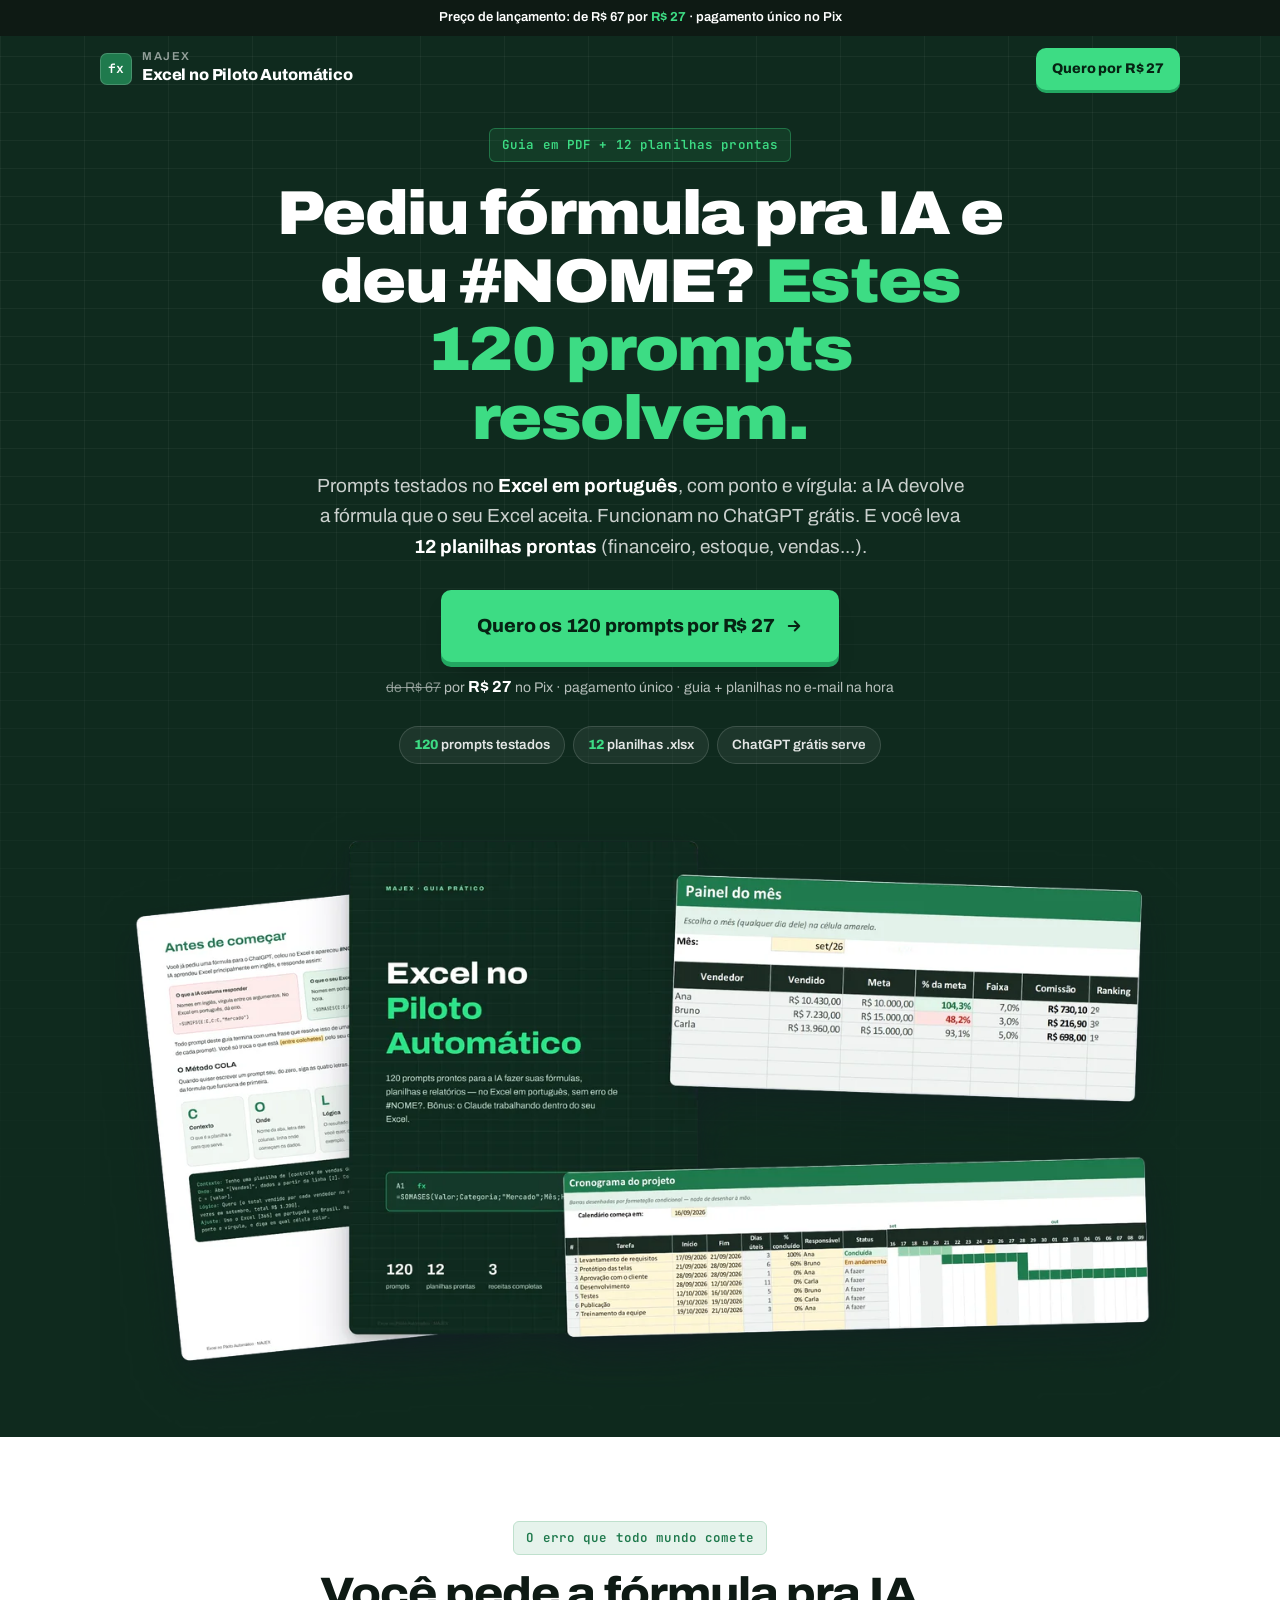
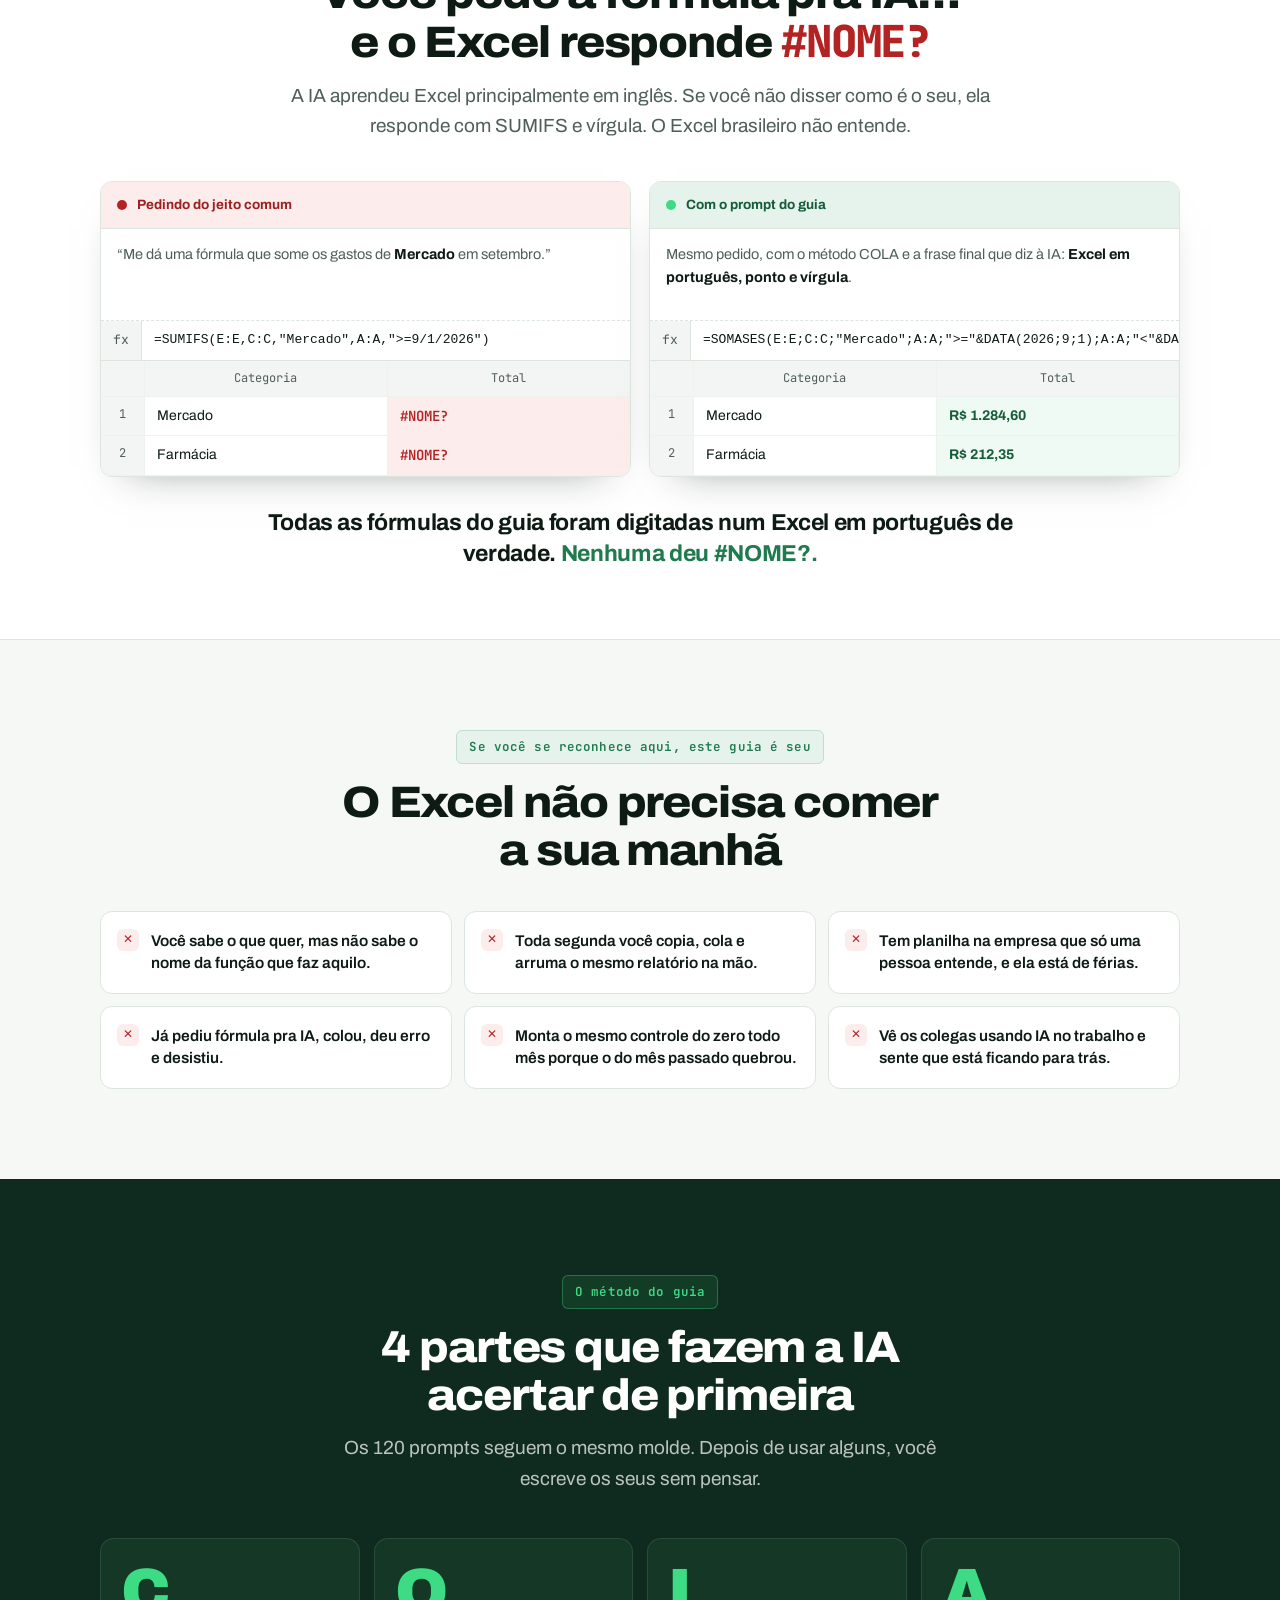
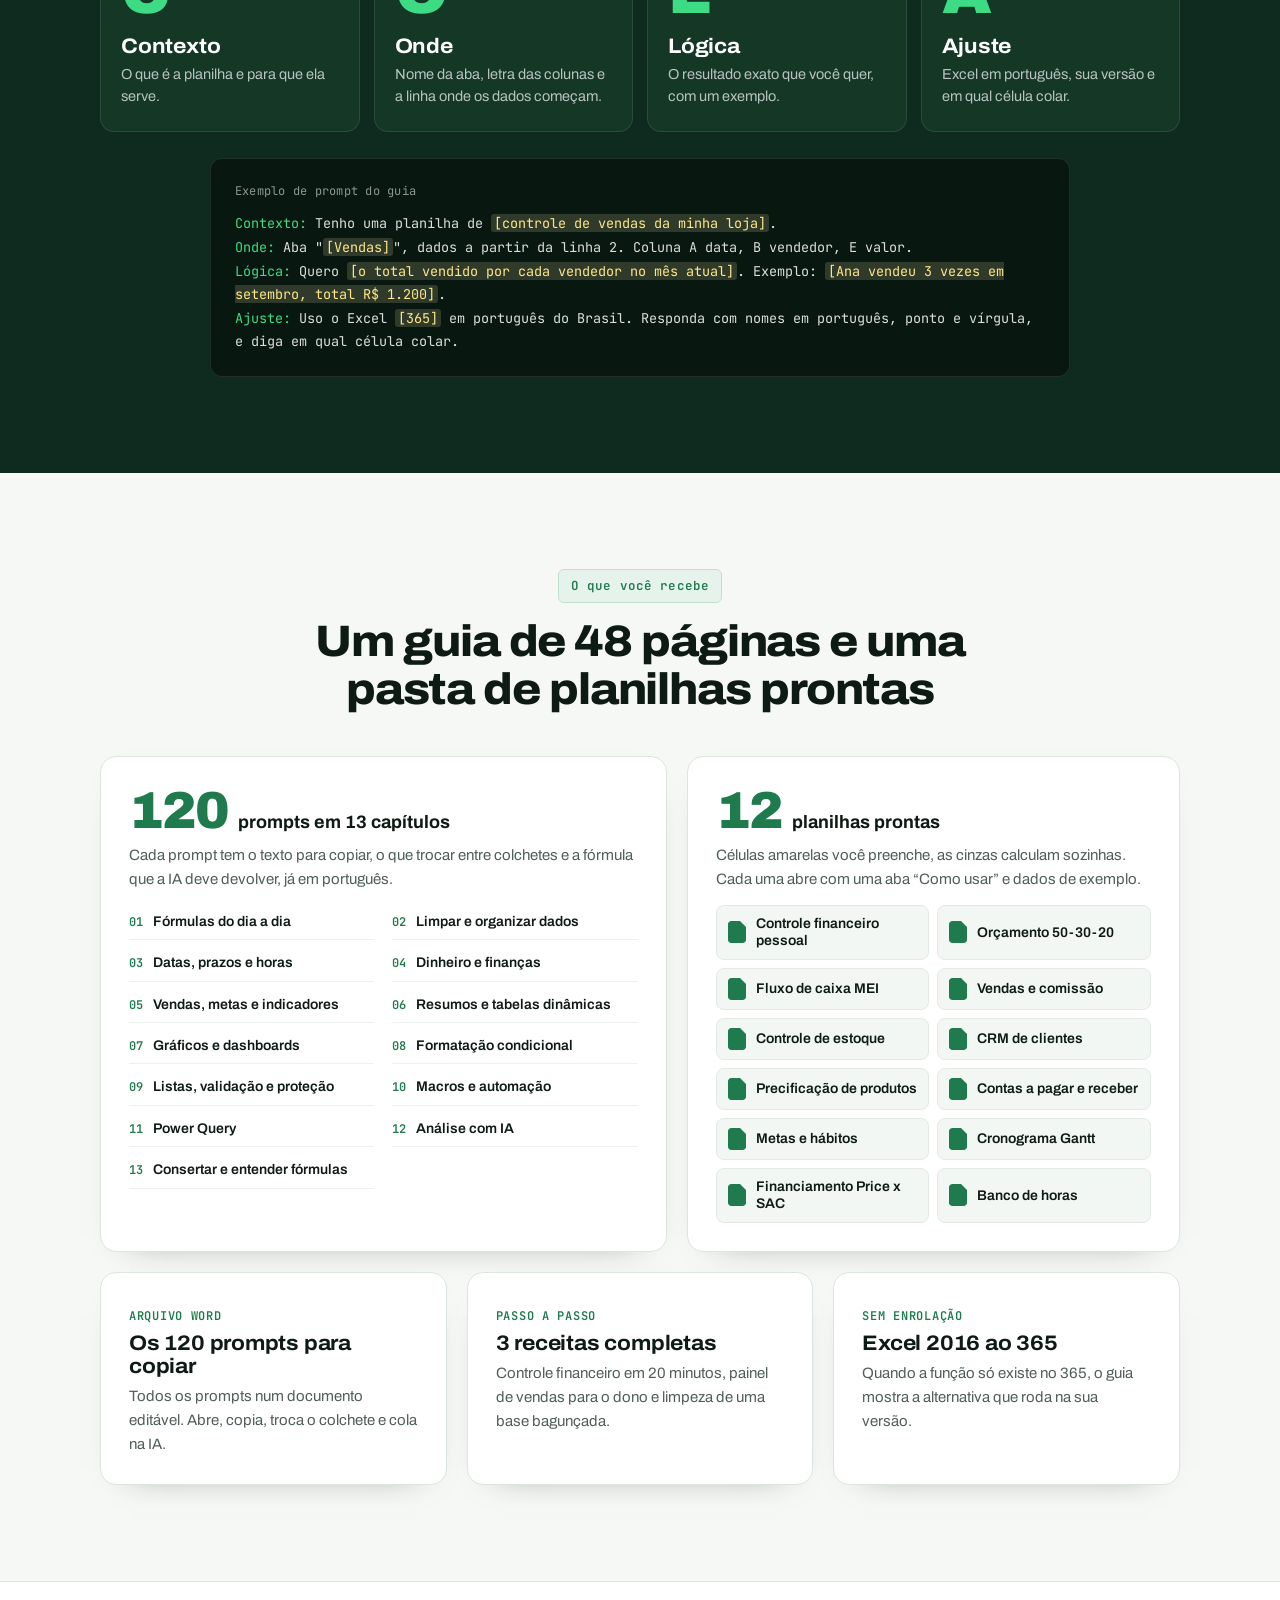
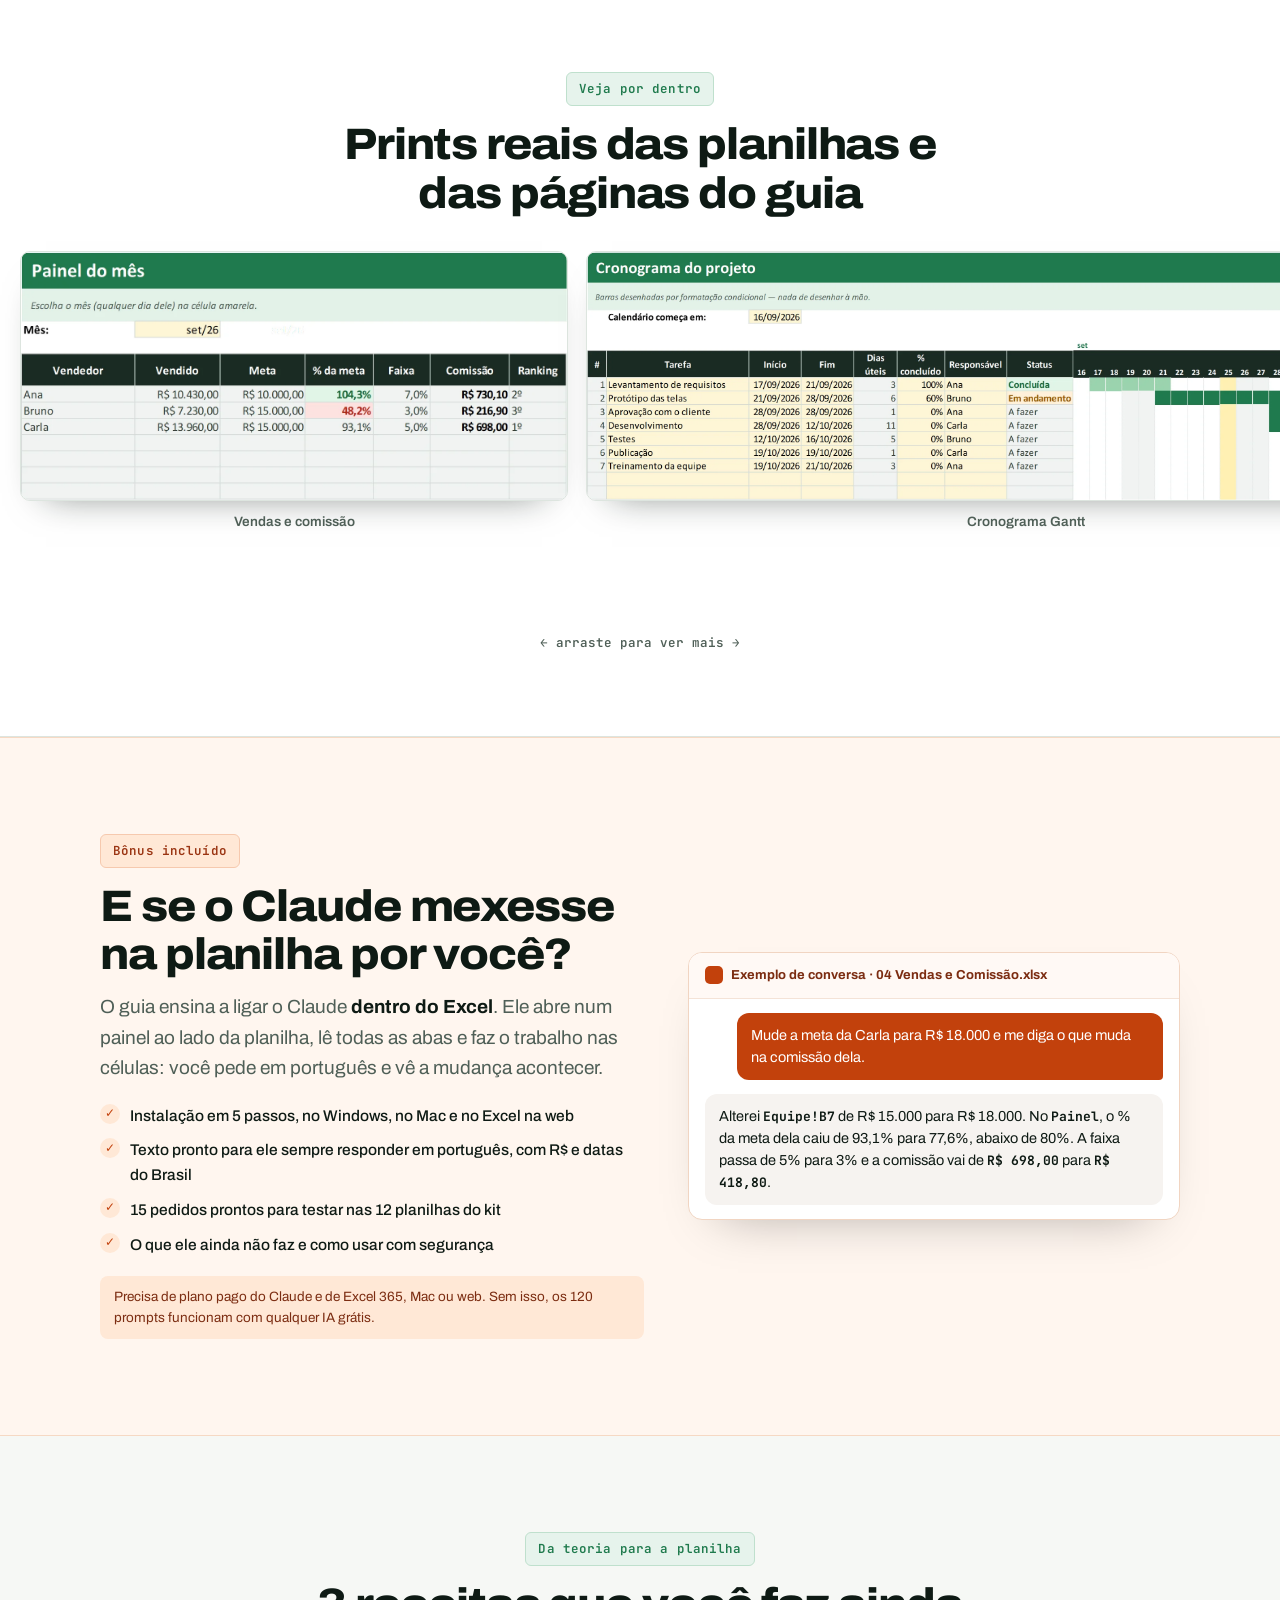
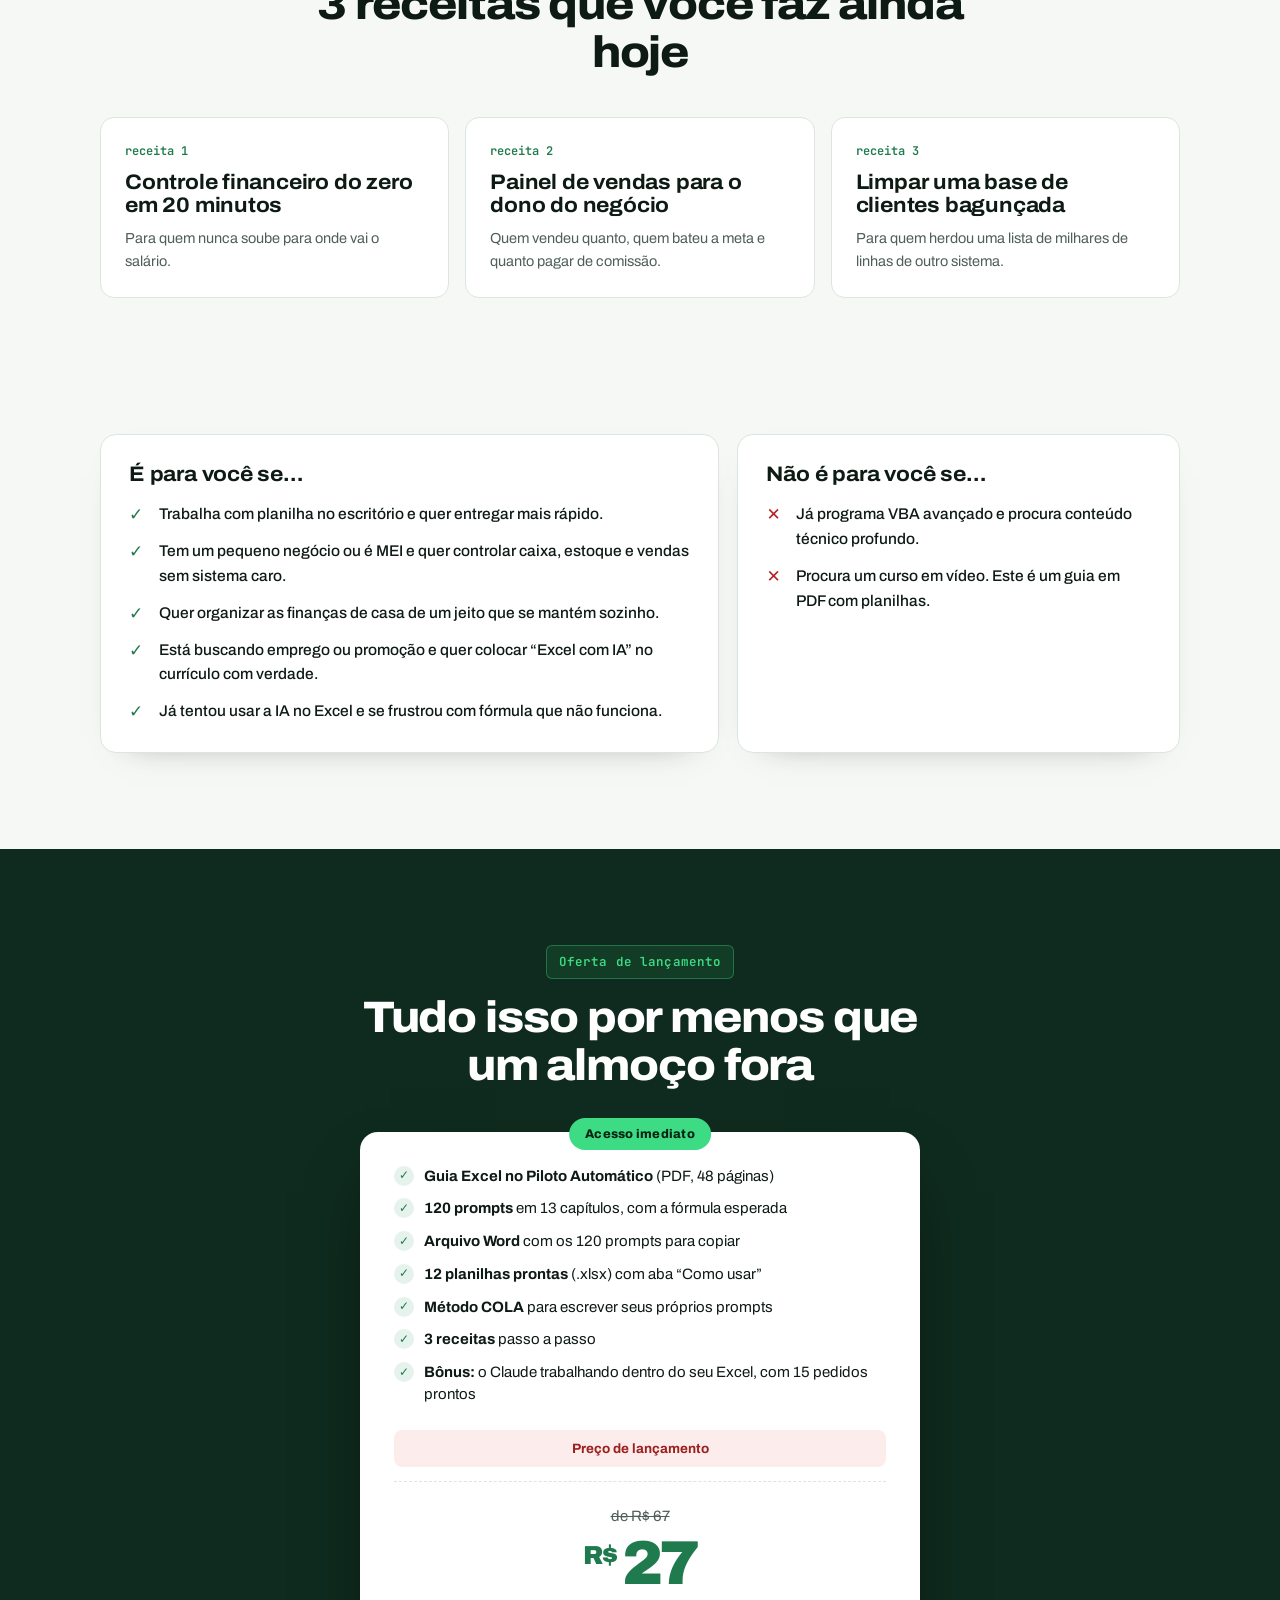
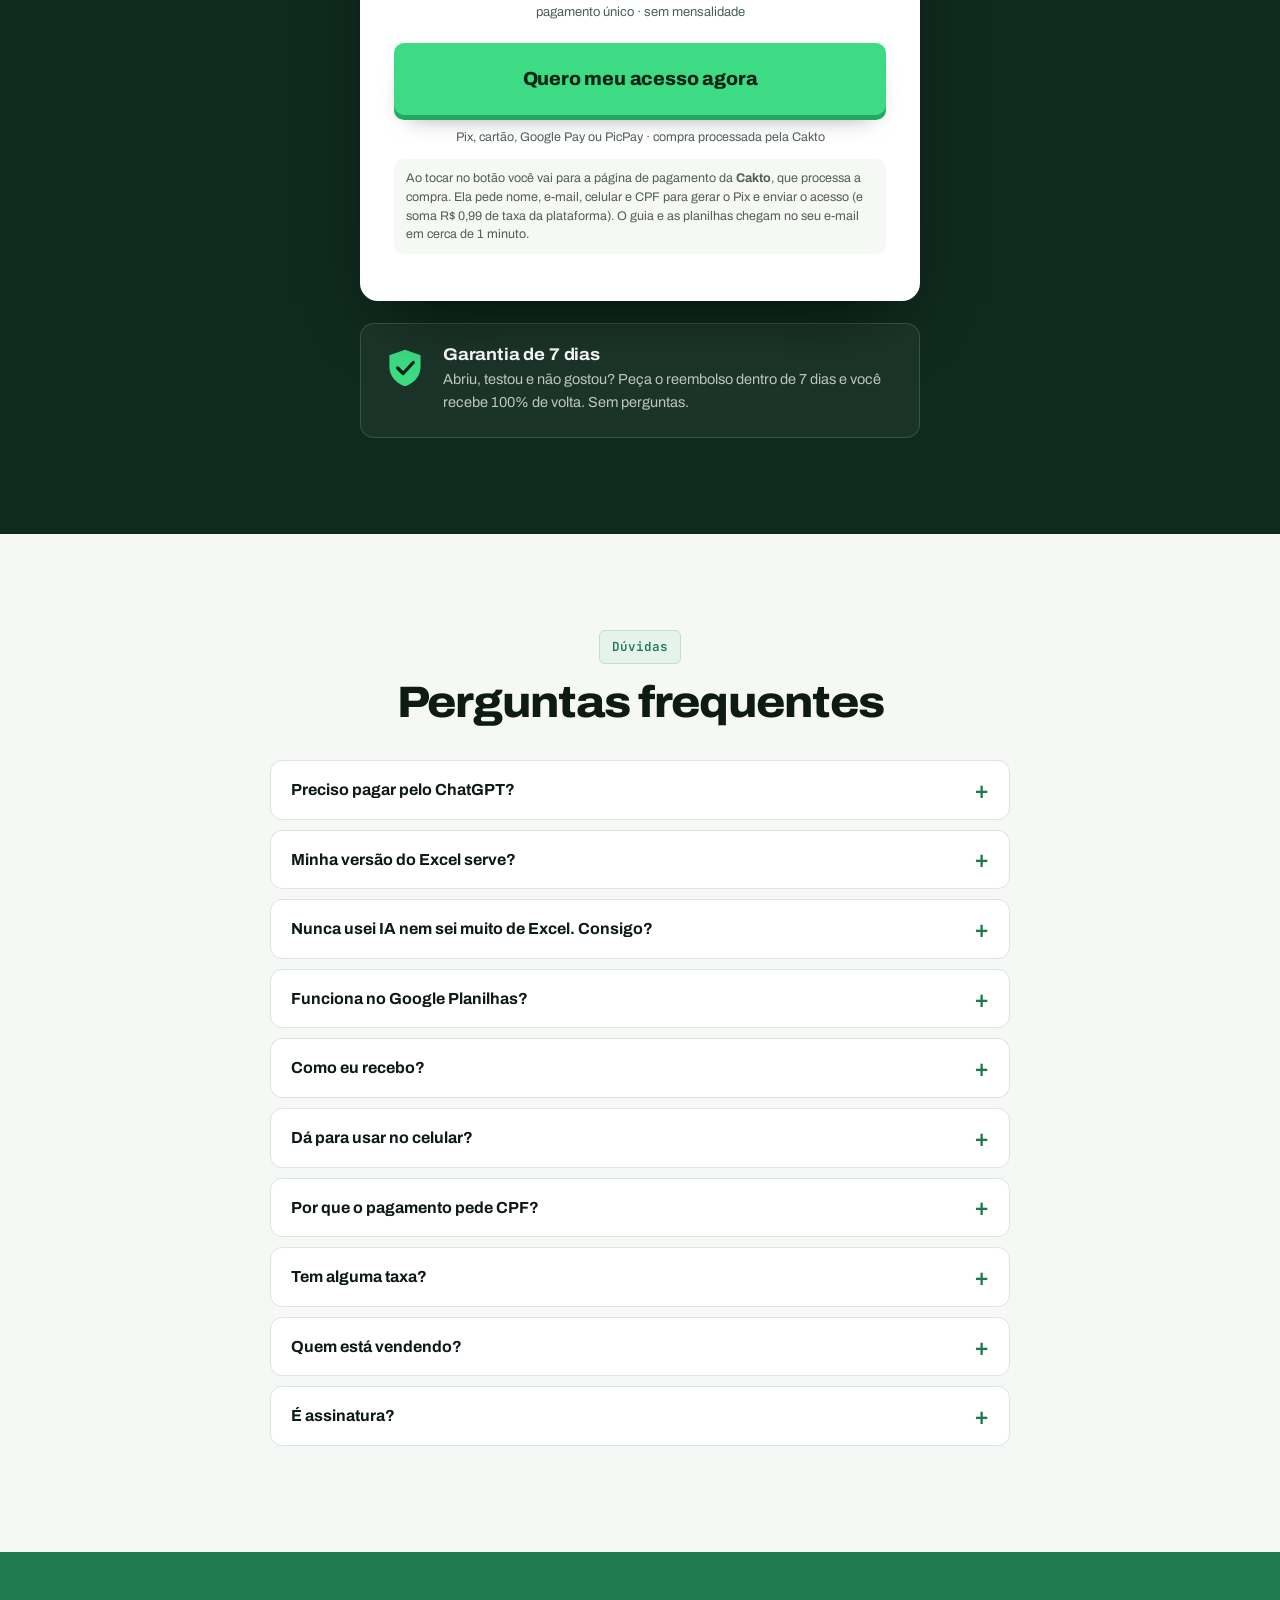
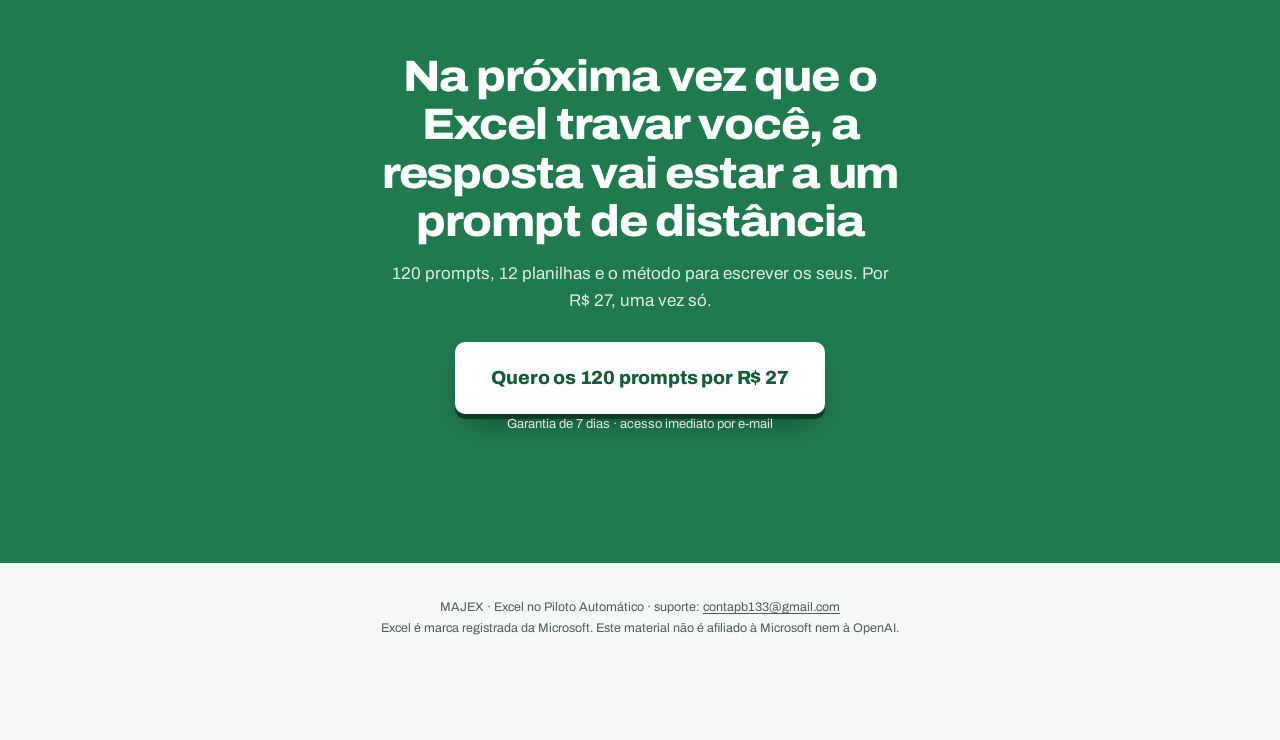
<file: excel/index.html>
<!DOCTYPE html>
<html lang="pt-BR">
<head>
<meta charset="UTF-8">
<meta name="viewport" content="width=device-width, initial-scale=1, viewport-fit=cover">
<title>Excel no Piloto Automático — 120 prompts de IA + 12 planilhas</title>
<meta name="description" content="120 prompts prontos para a IA montar suas fórmulas e planilhas já no Excel em português, sem o erro #NOME?. Com 12 planilhas prontas. De R$ 67 por R$ 27.">
<meta name="theme-color" content="#0F2A1E">
<meta property="og:title" content="Excel no Piloto Automático — a IA faz a fórmula, você só cola">
<meta property="og:description" content="120 prompts testados no Excel em português + 12 planilhas prontas. De R$ 67 por R$ 27.">
<meta property="og:type" content="website">
<meta property="og:image" content="https://excel-piloto-automatico.vercel.app/img/og.png">
<link rel="icon" href="data:image/svg+xml,<svg xmlns='http://www.w3.org/2000/svg' viewBox='0 0 32 32'><rect width='32' height='32' rx='7' fill='%231F7A4D'/><text x='16' y='22' font-family='Arial' font-weight='700' font-size='15' fill='white' text-anchor='middle'>fx</text></svg>">
<link rel="preconnect" href="https://fonts.googleapis.com">
<link rel="preconnect" href="https://fonts.gstatic.com" crossorigin>
<link href="https://fonts.googleapis.com/css2?family=Archivo:wdth,wght@62..125,400..900&family=JetBrains+Mono:wght@400;600&display=swap" rel="stylesheet">
<style>
:root{
  --bg:#F6F8F5; --paper:#FFFFFF; --ink:#0E1A14; --soft:#4F5F57; --line:#DDE5DF;
  --dark:#0F2A1E; --dark2:#143726; --verde:#1F7A4D; --verde-d:#155C39; --neon:#3DDC84;
  --amarelo:#FFF2B3; --amarelo-b:#E8C84A; --vermelho:#B42323; --vermelho-bg:#FDECEC;
  --ease:cubic-bezier(.22,1,.36,1);
  --fs:"Archivo",system-ui,-apple-system,sans-serif; --fm:"JetBrains Mono",ui-monospace,monospace;
}
*{box-sizing:border-box}
html{-webkit-text-size-adjust:100%;scroll-behavior:smooth}
html,body{margin:0;padding:0}
body{background:var(--bg);color:var(--ink);font-family:var(--fs);font-size:17px;line-height:1.6;overflow-x:hidden;-webkit-font-smoothing:antialiased}
img{max-width:100%;display:block;height:auto}
a{color:inherit;text-decoration:none}
button{font:inherit;color:inherit}
.wrap{width:100%;max-width:1120px;margin:0 auto;padding:0 20px}
.narrow{max-width:780px;margin:0 auto}
.center{text-align:center}
section{position:relative}
h1,h2,h3{margin:0;line-height:1.1;letter-spacing:-.025em;font-weight:800;font-stretch:108%}
h1{font-size:clamp(34px,5.8vw,62px);font-weight:900}
h2{font-size:clamp(28px,4.2vw,44px)}
h3{font-size:clamp(18px,2vw,21px);font-weight:700;letter-spacing:-.01em}
.lead{font-size:clamp(16.5px,1.8vw,19px);color:var(--soft);line-height:1.6}
.tag{display:inline-flex;align-items:center;gap:8px;font-family:var(--fm);font-size:12.5px;font-weight:600;letter-spacing:.01em;
  color:var(--verde);background:#E6F3EC;border:1px solid #BFE0CD;padding:6px 12px;border-radius:6px}
.mono{font-family:var(--fm)}
.hl{color:var(--verde);background:linear-gradient(transparent 60%,var(--amarelo) 60%);padding:0 .05em}

/* barra de oferta */
.top{position:fixed;top:0;left:0;right:0;z-index:60;background:var(--ink);color:#fff;text-align:center;
  font-size:13px;font-weight:600;padding:9px 14px;line-height:1.35}
.top b{color:var(--neon)}
.top .clk{font-family:var(--fm);background:rgba(61,220,132,.14);border:1px solid rgba(61,220,132,.4);color:var(--neon);
  border-radius:5px;padding:2px 8px;margin-left:4px;font-variant-numeric:tabular-nums}

/* nav */
.nav{position:fixed;top:36px;left:0;right:0;z-index:50;padding:12px 0;transition:background .35s var(--ease),border-color .35s;border-bottom:1px solid transparent}
.nav.is-stuck{background:#0F2A1E;border-bottom-color:rgba(255,255,255,.08)}
.nav__in{display:flex;align-items:center;justify-content:space-between;gap:14px}
.brand{display:flex;align-items:center;gap:10px;color:#fff;font-weight:800;font-size:16px;letter-spacing:-.01em}
.brand__b{width:32px;height:32px;border-radius:7px;background:var(--verde);display:grid;place-items:center;font-family:var(--fm);font-size:13px;font-weight:600;color:#fff;border:1px solid rgba(255,255,255,.18)}
.brand small{display:block;font-size:11.5px;font-weight:600;letter-spacing:.14em;color:rgba(255,255,255,.55);text-transform:uppercase;line-height:1}

/* botões */
.btn{display:inline-flex;align-items:center;justify-content:center;gap:10px;background:var(--neon);color:#062313;border:0;border-radius:10px;
  padding:18px 30px;font-weight:800;font-size:17px;letter-spacing:-.01em;cursor:pointer;
  box-shadow:0 5px 0 #23A862,0 14px 26px -16px rgba(0,0,0,.55);transition:transform .18s var(--ease),box-shadow .18s var(--ease)}
.btn:hover{transform:translateY(-2px);box-shadow:0 7px 0 #23A862,0 18px 30px -16px rgba(0,0,0,.6)}
.btn:active{transform:translateY(4px);box-shadow:0 1px 0 #23A862}
.btn--sm{padding:10px 16px;font-size:14px;box-shadow:0 3px 0 #23A862}
.btn--lg{padding:21px 36px;font-size:19px}
.btn svg{width:18px;height:18px}

/* reveal */
.r{opacity:0;transform:translateY(16px);transition:opacity .7s var(--ease),transform .7s var(--ease)}
.r.is-in{opacity:1;transform:none}
[data-d="1"]{transition-delay:.07s}[data-d="2"]{transition-delay:.14s}[data-d="3"]{transition-delay:.21s}[data-d="4"]{transition-delay:.28s}

/* HERO */
.hero{background:var(--dark);color:#fff;padding:128px 0 0;overflow:hidden;position:relative}
.hero::before{content:"";position:absolute;inset:0;pointer-events:none;
  background-image:linear-gradient(rgba(255,255,255,.045) 1px,transparent 1px),linear-gradient(90deg,rgba(255,255,255,.045) 1px,transparent 1px);
  background-size:84px 28px;mask-image:linear-gradient(180deg,#000 30%,transparent 92%);-webkit-mask-image:linear-gradient(180deg,#000 30%,transparent 92%)}
.hero__in{position:relative;text-align:center}
.hero .tag{background:rgba(61,220,132,.1);border-color:rgba(61,220,132,.35);color:var(--neon)}
.hero h1{margin:18px auto 0;max-width:17ch}
.hero h1 em{font-style:normal;color:var(--neon)}
.hero__sub{max-width:60ch;margin:18px auto 0;color:rgba(255,255,255,.78);font-size:clamp(16.5px,1.8vw,19px)}
.hero__sub b{color:#fff}
.hero__cta{margin-top:28px;display:flex;flex-direction:column;align-items:center;gap:12px}
.hero__price{font-size:14px;color:rgba(255,255,255,.7)}
.hero__price s{opacity:.7}
.hero__price b{color:#fff;font-size:16px}
.chips{display:flex;flex-wrap:wrap;justify-content:center;gap:8px;margin:26px auto 0;max-width:760px}
.chips span{font-size:13.5px;font-weight:600;color:rgba(255,255,255,.88);background:rgba(255,255,255,.06);border:1px solid rgba(255,255,255,.14);
  border-radius:999px;padding:7px 14px}
.chips b{color:var(--neon);font-weight:800}
.hero__img{margin:44px auto -2px;max-width:1080px;position:relative}
.hero__img img{width:100%}

/* formula bar: antes x depois */
.fx{padding:84px 0 70px;background:var(--paper);border-bottom:1px solid var(--line)}
.fx h2{max-width:22ch;margin:14px auto 0}
.fx__g{display:grid;grid-template-columns:1fr 1fr;gap:18px;margin-top:40px}
.sheet{border:1px solid var(--line);border-radius:12px;overflow:hidden;background:#fff;box-shadow:0 18px 40px -28px rgba(14,26,20,.5)}
.sheet__h{display:flex;align-items:center;gap:10px;padding:12px 16px;font-size:13.5px;font-weight:700;border-bottom:1px solid var(--line)}
.sheet__h i{width:10px;height:10px;border-radius:50%;flex:none}
.sheet--bad .sheet__h{background:var(--vermelho-bg);color:#9B2020}.sheet--bad .sheet__h i{background:var(--vermelho)}
.sheet--good .sheet__h{background:#E6F3EC;color:var(--verde-d)}.sheet--good .sheet__h i{background:var(--neon)}
.sheet__p{padding:14px 16px;font-size:14.5px;color:var(--soft);border-bottom:1px dashed var(--line);min-height:92px}
.sheet__p b{color:var(--ink)}
.bar{display:flex;align-items:stretch;font-family:var(--fm);font-size:13px;border-bottom:1px solid var(--line)}
.bar span{padding:9px 12px;background:#F3F5F4;border-right:1px solid var(--line);color:var(--soft);flex:none}
.bar code{padding:9px 12px;white-space:nowrap;overflow-x:auto;color:var(--ink);scrollbar-width:none}
.bar code::-webkit-scrollbar{display:none}
.cells{display:grid;grid-template-columns:44px 1fr 1fr;font-size:14px}
.cells div{padding:8px 12px;border-bottom:1px solid #EEF2EF;border-right:1px solid #EEF2EF}
.cells .rh{background:#F3F5F4;color:var(--soft);font-family:var(--fm);font-size:12px;text-align:center}
.cells .err{color:var(--vermelho);font-family:var(--fm);font-weight:600;background:var(--vermelho-bg)}
.cells .ok{color:var(--verde-d);font-weight:700;background:#F0FAF4}
.fx__note{text-align:center;margin:30px auto 0;max-width:60ch;font-size:clamp(18px,2.3vw,23px);font-weight:700;letter-spacing:-.015em;line-height:1.35}
.fx__note span{color:var(--verde)}

/* dor */
.pain{padding:90px 0}
.pain h2{max-width:20ch;margin:14px auto 0}
.pain__g{display:grid;grid-template-columns:repeat(3,1fr);gap:12px;margin-top:36px}
.pain__g div{background:#fff;border:1px solid var(--line);border-radius:12px;padding:18px 18px 18px 50px;position:relative;font-weight:600;font-size:15.5px;line-height:1.45}
.pain__g div::before{content:"✕";position:absolute;left:16px;top:17px;width:22px;height:22px;border-radius:6px;display:grid;place-items:center;
  font-size:12px;font-weight:800;color:var(--vermelho);background:var(--vermelho-bg)}

/* método */
.cola{padding:96px 0;background:var(--dark);color:#fff;overflow:hidden}
.cola .tag{background:rgba(61,220,132,.1);border-color:rgba(61,220,132,.35);color:var(--neon)}
.cola h2{max-width:20ch;margin:14px auto 0}
.cola .lead{color:rgba(255,255,255,.72);max-width:58ch;margin:14px auto 0}
.cola__g{display:grid;grid-template-columns:repeat(4,1fr);gap:14px;margin-top:44px}
.cl{background:var(--dark2);border:1px solid rgba(255,255,255,.1);border-radius:14px;padding:24px 20px;position:relative;overflow:hidden;transition:transform .35s var(--ease),border-color .35s}
.cl:hover{transform:translateY(-5px);border-color:rgba(61,220,132,.5)}
.cl b{display:block;font-size:64px;font-weight:900;line-height:.9;color:var(--neon);letter-spacing:-.04em}
.cl h3{margin:14px 0 6px}
.cl p{margin:0;font-size:14.5px;color:rgba(255,255,255,.7);line-height:1.5}
.molde{margin:26px auto 0;max-width:860px;background:#08170F;border:1px solid rgba(255,255,255,.1);border-radius:12px;padding:22px 24px;
  font-family:var(--fm);font-size:13.5px;line-height:1.75;color:rgba(255,255,255,.86)}
.molde i{font-style:normal;color:var(--neon)}
.molde u{text-decoration:none;background:rgba(255,242,179,.16);color:#FFE78A;border-radius:3px;padding:0 3px}
.molde small{display:block;margin-bottom:10px;color:rgba(255,255,255,.55);font-size:12px;letter-spacing:.02em}

/* dentro */
.inside{padding:96px 0}
.inside h2{max-width:22ch;margin:14px auto 0}
.big{display:grid;grid-template-columns:1.15fr 1fr;gap:20px;margin-top:42px;align-items:stretch}
.card{background:#fff;border:1px solid var(--line);border-radius:16px;padding:28px;box-shadow:0 14px 34px -30px rgba(14,26,20,.6)}
.card__n{display:flex;align-items:baseline;gap:10px;margin-bottom:6px}
.card__n b{font-size:52px;font-weight:900;letter-spacing:-.04em;line-height:1;color:var(--verde)}
.card__n span{font-weight:700;font-size:18px}
.card p{margin:0 0 14px;color:var(--soft);font-size:15px}
.caps{display:grid;grid-template-columns:1fr 1fr;gap:6px 18px;list-style:none;margin:6px 0 0;padding:0;counter-reset:c}
.caps li{counter-increment:c;font-size:14px;font-weight:600;padding:6px 0;border-bottom:1px solid #EEF2EF;display:flex;gap:10px}
.caps li::before{content:counter(c,decimal-leading-zero);font-family:var(--fm);font-size:12px;color:var(--verde);padding-top:2px}
.xl{display:grid;grid-template-columns:1fr 1fr;gap:8px;list-style:none;margin:6px 0 0;padding:0}
.xl li{display:flex;align-items:center;gap:10px;font-size:14px;font-weight:600;background:#F3F7F4;border:1px solid #E1EAE4;border-radius:8px;padding:9px 11px;line-height:1.25}
.xl li::before{content:"";width:18px;height:22px;flex:none;border-radius:3px;background:var(--verde);
  -webkit-mask:url("data:image/svg+xml,%3Csvg xmlns='http://www.w3.org/2000/svg' viewBox='0 0 18 22'%3E%3Cpath d='M2 0h10l6 6v14a2 2 0 0 1-2 2H2a2 2 0 0 1-2-2V2a2 2 0 0 1 2-2z'/%3E%3C/svg%3E") center/contain no-repeat;
  mask:url("data:image/svg+xml,%3Csvg xmlns='http://www.w3.org/2000/svg' viewBox='0 0 18 22'%3E%3Cpath d='M2 0h10l6 6v14a2 2 0 0 1-2 2H2a2 2 0 0 1-2-2V2a2 2 0 0 1 2-2z'/%3E%3C/svg%3E") center/contain no-repeat}
.small3{display:grid;grid-template-columns:repeat(3,1fr);gap:20px;margin-top:20px}
.small3 .card h3{margin:4px 0 6px}
.small3 .card p{margin:0}
.small3 .card i{font-style:normal;font-family:var(--fm);font-size:12px;font-weight:600;color:var(--verde);letter-spacing:.06em;text-transform:uppercase}

/* galeria */
.gal{padding:90px 0 70px;background:var(--paper);border-top:1px solid var(--line);border-bottom:1px solid var(--line);overflow:hidden}
.gal h2{max-width:22ch;margin:14px auto 0}
.gal__track{display:flex;gap:18px;padding:34px 20px 18px;overflow-x:auto;scroll-snap-type:x mandatory;cursor:grab}
.gal__track::-webkit-scrollbar{height:6px}
.gal__track::-webkit-scrollbar-thumb{background:#BFD6C8;border-radius:9px}
.gi{flex:none;scroll-snap-align:center}
.gi img{border-radius:10px;border:1px solid var(--line);background:#fff;box-shadow:0 18px 36px -26px rgba(14,26,20,.6);pointer-events:none}
.gi--w img{height:250px;width:auto;max-width:none}
.gi--p img{height:320px;width:auto;max-width:none}
.gi span{display:block;margin-top:10px;font-size:13.5px;font-weight:600;color:var(--soft);text-align:center}
.hint{font-size:12.5px;font-weight:600;color:var(--soft);text-align:center;font-family:var(--fm)}

/* bônus: Claude dentro do Excel */
.bon{padding:96px 0;background:#FFF6EF;border-top:1px solid #F6D9C4;border-bottom:1px solid #F6D9C4}
.bon .tag{color:#9A3412;background:#FFE8D6;border-color:#F6C9AE}
.bon__g{display:grid;grid-template-columns:1.05fr .95fr;gap:44px;align-items:center}
.bon h2{margin-top:14px;max-width:18ch}
.bon .lead{margin-top:14px}
.bon .lead b{color:var(--ink)}
.bon__l{list-style:none;margin:20px 0 0;padding:0;display:grid;gap:10px}
.bon__l li{position:relative;padding-left:30px;font-size:15.5px;font-weight:500}
.bon__l li::before{content:"✓";position:absolute;left:0;top:0;width:20px;height:20px;border-radius:50%;background:#FFE8D6;color:#C2410C;font-weight:900;font-size:12px;display:grid;place-items:center}
.bon__n{margin:18px 0 0;font-size:13.5px;color:#7C2D12;background:#FFE8D6;border-radius:8px;padding:10px 14px}
.bon__chat{background:#fff;border:1px solid #F1D5C2;border-radius:14px;box-shadow:0 24px 50px -32px rgba(0,0,0,.35);overflow:hidden}
.bon__h{display:flex;align-items:center;gap:8px;padding:12px 16px;border-bottom:1px solid #F4E3D7;font-size:13px;font-weight:700;color:#7C2D12;background:#FFF9F5}
.bon__h i{width:18px;height:18px;border-radius:5px;background:#C2410C;flex:none}
.bon__m{margin:14px 16px;padding:12px 14px;border-radius:12px;background:#F6F3F0;font-size:14.5px;line-height:1.5}
.bon__m--eu{background:#C2410C;color:#fff;margin-left:48px;border-bottom-right-radius:4px}
.bon__m b{font-family:var(--fm);font-size:13px}

/* receitas */
.rec{padding:96px 0}
.rec h2{max-width:22ch;margin:14px auto 0}
.rec__g{display:grid;grid-template-columns:repeat(3,1fr);gap:16px;margin-top:40px}
.rc{background:#fff;border:1px solid var(--line);border-radius:14px;padding:24px;display:flex;flex-direction:column;gap:10px}
.rc i{font-style:normal;font-family:var(--fm);font-size:12px;color:var(--verde);font-weight:600}
.rc p{margin:0;font-size:14.5px;color:var(--soft)}
.rc ol{margin:4px 0 0;padding-left:18px;font-size:14px;color:var(--ink)}
.rc li{margin-bottom:4px}

/* pra quem */
.who{padding:0 0 96px}
.who__g{display:grid;grid-template-columns:1.4fr 1fr;gap:18px;margin-top:40px}
.who ul{list-style:none;margin:0;padding:0;display:grid;gap:12px}
.who li{position:relative;padding-left:30px;font-size:15.5px;font-weight:500}
.who li::before{content:"✓";position:absolute;left:0;top:-1px;color:var(--verde);font-weight:900;font-size:17px}
.who .no li::before{content:"✕";color:var(--vermelho)}
.who h3{margin-bottom:16px}

/* oferta */
.offer{padding:96px 0;background:var(--dark);color:#fff;overflow:hidden}
.offer h2{max-width:20ch;margin:14px auto 0}
.offer .tag{background:rgba(61,220,132,.1);border-color:rgba(61,220,132,.35);color:var(--neon)}
.plan{max-width:560px;margin:42px auto 0;background:#fff;color:var(--ink);border-radius:18px;padding:34px;position:relative;box-shadow:0 30px 70px -30px rgba(0,0,0,.7)}
.plan__tag{position:absolute;top:-14px;left:50%;transform:translateX(-50%);background:var(--neon);color:#062313;font-weight:800;font-size:12.5px;
  padding:6px 16px;border-radius:999px;white-space:nowrap;letter-spacing:.02em}
.plan ul{list-style:none;margin:0 0 24px;padding:0;display:grid;gap:11px}
.plan li{position:relative;padding-left:30px;font-size:15px;line-height:1.45}
.plan li::before{content:"✓";position:absolute;left:0;top:0;width:20px;height:20px;border-radius:50%;background:#E6F3EC;color:var(--verde);
  font-weight:900;font-size:12px;display:grid;place-items:center}
.plan li b{font-weight:700}
.plan li s{color:var(--soft);font-size:13px;margin-left:4px}
.plan__p{text-align:center;border-top:1px dashed var(--line);padding-top:20px;margin-bottom:18px}
.plan__p s{color:var(--soft);font-size:15px}
.plan__p b{display:block;font-size:62px;font-weight:900;letter-spacing:-.05em;line-height:1;margin:4px 0 2px;color:var(--verde)}
.plan__p b small{font-size:26px;letter-spacing:-.02em;margin-right:4px;vertical-align:.8em}
.plan__p i{font-style:normal;font-size:13px;color:var(--soft)}
.plan .btn{width:100%}
.plan__f{text-align:center;font-size:12.5px;color:var(--soft);margin-top:12px}
.plan__n{font-size:12.5px;line-height:1.5;color:var(--soft);background:var(--bg);border-radius:10px;padding:10px 12px;margin-top:12px;text-align:left}
.plan__clk{text-align:center;font-size:13.5px;font-weight:700;color:#9B2020;background:var(--vermelho-bg);border-radius:8px;padding:8px;margin-bottom:14px}
.plan__clk b{font-family:var(--fm);font-variant-numeric:tabular-nums}
.guar{max-width:560px;margin:22px auto 0;display:flex;gap:16px;align-items:flex-start;background:rgba(255,255,255,.05);border:1px solid rgba(255,255,255,.14);border-radius:14px;padding:22px}
.guar svg{flex:none;width:44px;height:44px}
.guar h3{font-size:17px;margin-bottom:4px}
.guar p{margin:0;font-size:14.5px;color:rgba(255,255,255,.72)}

/* faq */
.faq{padding:96px 0}
.foot a,.fq__a a{color:inherit;text-decoration:underline;text-underline-offset:2px}
.faq__l{margin-top:34px}
.fq{background:#fff;border:1px solid var(--line);border-radius:12px;margin-bottom:10px;overflow:hidden}
.fq__q{width:100%;background:none;border:0;text-align:left;padding:18px 50px 18px 20px;cursor:pointer;font-size:16px;font-weight:700;position:relative;line-height:1.35}
.fq__q::after{content:"+";position:absolute;right:20px;top:50%;transform:translateY(-50%);color:var(--verde);font-size:24px;font-weight:600;transition:transform .35s var(--ease)}
.fq.is-open .fq__q::after{transform:translateY(-50%) rotate(45deg)}
.fq__a{display:grid;grid-template-rows:0fr;transition:grid-template-rows .45s var(--ease)}
.fq__a>*{overflow:hidden;min-height:0}
.fq.is-open .fq__a{grid-template-rows:1fr}
.fq__a p{margin:0;padding:0 20px;color:var(--soft);font-size:15px}
.fq__a p::after{content:"";display:block;height:18px}

/* final */
.final{padding:100px 0;background:var(--verde);color:#fff;text-align:center;overflow:hidden}
.final h2{max-width:20ch;margin:0 auto 14px}
.final p{color:rgba(255,255,255,.86);max-width:50ch;margin:0 auto 28px}
.final .btn{background:#fff;color:var(--verde-d);box-shadow:0 5px 0 #0B3D24,0 16px 30px -14px rgba(0,0,0,.5)}
.final__m{font-size:13px;color:rgba(255,255,255,.75);margin-top:16px}

.foot{padding:34px 0 100px;font-size:12.5px;color:var(--soft);text-align:center;line-height:1.7}

/* barra fixa mobile */
.mbar{position:fixed;left:0;right:0;bottom:0;z-index:55;background:rgba(255,255,255,.97);border-top:1px solid var(--line);
  padding:10px 16px;padding-bottom:calc(10px + env(safe-area-inset-bottom));display:none;align-items:center;justify-content:space-between;gap:12px;
  transform:translateY(110%);transition:transform .4s var(--ease)}
.mbar.is-up{transform:none}
.mbar b{font-size:22px;font-weight:900;display:block;line-height:1;color:var(--verde);letter-spacing:-.03em}
.mbar span{font-size:12.5px;font-weight:600;color:var(--soft)}
.prog{position:fixed;top:0;left:0;height:3px;background:var(--neon);z-index:61;width:0}

@media(max-width:980px){
  .fx__g,.big,.who__g,.bon__g{grid-template-columns:1fr}
  .cola__g{grid-template-columns:repeat(2,1fr)}
  .pain__g,.rec__g,.small3{grid-template-columns:1fr}
}
@media(max-width:640px){
  body{font-size:16px}
  .wrap{padding:0 16px}
  .top{font-size:12px;padding:8px 10px}
  .top__x{display:none}
  .nav{top:32px} /* colado na faixa de preço (32px no celular); com 37px sobrava um vão */
  .nav .btn--sm{display:none}
  .hero{padding:124px 0 0}
  .btn--lg{width:100%;padding:18px 20px;font-size:17px}
  .hero__cta{width:100%}
  .caps,.xl{grid-template-columns:1fr}
  .cola__g{grid-template-columns:1fr}
  .cl b{font-size:48px}
  .card,.plan{padding:24px 20px}
  .plan__p b{font-size:54px}
  .gi--w img,.gi--p img{height:230px}
  .mbar{display:flex}
  .fx,.pain,.cola,.inside,.rec,.offer,.faq,.final,.bon{padding-top:70px;padding-bottom:70px}
  .who{padding-bottom:70px}
}
@media(prefers-reduced-motion:reduce){.r{opacity:1;transform:none;transition:none}.btn,.cl{transition:none}}
</style>
</head>
<body>
<div class="prog" id="prog"></div>

<div class="top"><span class="top__x">Preço de lançamento: </span>de R$ 67 por <b>R$ 27</b> · pagamento único no Pix</div>

<header class="nav" id="nav">
  <div class="wrap nav__in">
    <a href="#" class="brand"><span class="brand__b">fx</span><span><small>MAJEX</small>Excel no Piloto Automático</span></a>
    <a href="#oferta" class="btn btn--sm" data-checkout>Quero por R$ 27</a>
  </div>
</header>

<section class="hero">
  <div class="wrap hero__in">
    <span class="tag r">Guia em PDF + 12 planilhas prontas</span>
    <h1 class="r" data-d="1">Pediu fórmula pra IA e deu #NOME? <em>Estes 120 prompts resolvem.</em></h1>
    <p class="hero__sub r" data-d="2">Prompts testados no <b>Excel em português</b>, com ponto e vírgula: a IA devolve a fórmula que o seu Excel aceita. Funcionam no ChatGPT grátis. E você leva <b>12 planilhas prontas</b> (financeiro, estoque, vendas...).</p>
    <div class="hero__cta r" data-d="3">
      <a href="#oferta" class="btn btn--lg" data-checkout>Quero os 120 prompts por R$ 27
        <svg viewBox="0 0 24 24" fill="none" stroke="currentColor" stroke-width="2.6" stroke-linecap="round" stroke-linejoin="round"><path d="M5 12h14M13 6l6 6-6 6"/></svg></a>
      <span class="hero__price"><s>de R$ 67</s> por <b>R$ 27</b> no Pix · pagamento único · guia + planilhas no e-mail na hora</span>
    </div>
    <div class="chips r" data-d="4">
      <span><b>120</b> prompts testados</span>
      <span><b>12</b> planilhas .xlsx</span>
      <span>ChatGPT grátis serve</span>
    </div>
    <div class="hero__img r" data-d="2"><img src="img/hero.webp" srcset="img/hero.webp 1300w, img/hero-2x.webp 2600w" sizes="(max-width: 1112px) calc(100vw - 32px), 1080px" width="1300" height="760" alt="Páginas do guia Excel no Piloto Automático e duas planilhas prontas: painel de vendas e cronograma de projeto"></div>
  </div>
</section>

<section class="fx">
  <div class="wrap center">
    <span class="tag r">O erro que todo mundo comete</span>
    <h2 class="r" data-d="1">Você pede a fórmula pra IA… e o Excel responde <span class="mono" style="color:var(--vermelho)">#NOME?</span></h2>
    <p class="lead narrow r" data-d="2" style="margin-top:14px">A IA aprendeu Excel principalmente em inglês. Se você não disser como é o seu, ela responde com SUMIFS e vírgula. O Excel brasileiro não entende.</p>
    <div class="fx__g" style="text-align:left">
      <div class="sheet sheet--bad r">
        <div class="sheet__h"><i></i>Pedindo do jeito comum</div>
        <div class="sheet__p">“Me dá uma fórmula que some os gastos de <b>Mercado</b> em setembro.”</div>
        <div class="bar"><span>fx</span><code>=SUMIFS(E:E,C:C,"Mercado",A:A,"&gt;=9/1/2026")</code></div>
        <div class="cells">
          <div class="rh"></div><div class="rh">Categoria</div><div class="rh">Total</div>
          <div class="rh">1</div><div>Mercado</div><div class="err">#NOME?</div>
          <div class="rh">2</div><div>Farmácia</div><div class="err">#NOME?</div>
        </div>
      </div>
      <div class="sheet sheet--good r" data-d="1">
        <div class="sheet__h"><i></i>Com o prompt do guia</div>
        <div class="sheet__p">Mesmo pedido, com o método COLA e a frase final que diz à IA: <b>Excel em português, ponto e vírgula</b>.</div>
        <div class="bar"><span>fx</span><code>=SOMASES(E:E;C:C;"Mercado";A:A;"&gt;="&amp;DATA(2026;9;1);A:A;"&lt;"&amp;DATA(2026;10;1))</code></div>
        <div class="cells">
          <div class="rh"></div><div class="rh">Categoria</div><div class="rh">Total</div>
          <div class="rh">1</div><div>Mercado</div><div class="ok">R$ 1.284,60</div>
          <div class="rh">2</div><div>Farmácia</div><div class="ok">R$ 212,35</div>
        </div>
      </div>
    </div>
    <p class="fx__note r">Todas as fórmulas do guia foram digitadas num Excel em português de verdade. <span>Nenhuma deu #NOME?.</span></p>
  </div>
</section>

<section class="pain">
  <div class="wrap center">
    <span class="tag r">Se você se reconhece aqui, este guia é seu</span>
    <h2 class="r" data-d="1">O Excel não precisa comer a sua manhã</h2>
    <div class="pain__g" style="text-align:left">
      <div class="r">Você sabe o que quer, mas não sabe o nome da função que faz aquilo.</div>
      <div class="r" data-d="1">Toda segunda você copia, cola e arruma o mesmo relatório na mão.</div>
      <div class="r" data-d="2">Tem planilha na empresa que só uma pessoa entende, e ela está de férias.</div>
      <div class="r">Já pediu fórmula pra IA, colou, deu erro e desistiu.</div>
      <div class="r" data-d="1">Monta o mesmo controle do zero todo mês porque o do mês passado quebrou.</div>
      <div class="r" data-d="2">Vê os colegas usando IA no trabalho e sente que está ficando para trás.</div>
    </div>
  </div>
</section>

<section class="cola">
  <div class="wrap center">
    <span class="tag r">O método do guia</span>
    <h2 class="r" data-d="1">4 partes que fazem a IA acertar de primeira</h2>
    <p class="lead r" data-d="2">Os 120 prompts seguem o mesmo molde. Depois de usar alguns, você escreve os seus sem pensar.</p>
    <div class="cola__g" style="text-align:left">
      <div class="cl r"><b>C</b><h3>Contexto</h3><p>O que é a planilha e para que ela serve.</p></div>
      <div class="cl r" data-d="1"><b>O</b><h3>Onde</h3><p>Nome da aba, letra das colunas e a linha onde os dados começam.</p></div>
      <div class="cl r" data-d="2"><b>L</b><h3>Lógica</h3><p>O resultado exato que você quer, com um exemplo.</p></div>
      <div class="cl r" data-d="3"><b>A</b><h3>Ajuste</h3><p>Excel em português, sua versão e em qual célula colar.</p></div>
    </div>
    <div class="molde r" style="text-align:left"><small>Exemplo de prompt do guia</small><i>Contexto:</i> Tenho uma planilha de <u>[controle de vendas da minha loja]</u>.<br><i>Onde:</i> Aba "<u>[Vendas]</u>", dados a partir da linha 2. Coluna A data, B vendedor, E valor.<br><i>Lógica:</i> Quero <u>[o total vendido por cada vendedor no mês atual]</u>. Exemplo: <u>[Ana vendeu 3 vezes em setembro, total R$ 1.200]</u>.<br><i>Ajuste:</i> Uso o Excel <u>[365]</u> em português do Brasil. Responda com nomes em português, ponto e vírgula, e diga em qual célula colar.</div>
  </div>
</section>

<section class="inside">
  <div class="wrap">
    <div class="center">
      <span class="tag r">O que você recebe</span>
      <h2 class="r" data-d="1">Um guia de 48 páginas e uma pasta de planilhas prontas</h2>
    </div>
    <div class="big">
      <div class="card r">
        <div class="card__n"><b>120</b><span>prompts em 13 capítulos</span></div>
        <p>Cada prompt tem o texto para copiar, o que trocar entre colchetes e a fórmula que a IA deve devolver, já em português.</p>
        <ol class="caps">
          <li>Fórmulas do dia a dia</li><li>Limpar e organizar dados</li>
          <li>Datas, prazos e horas</li><li>Dinheiro e finanças</li>
          <li>Vendas, metas e indicadores</li><li>Resumos e tabelas dinâmicas</li>
          <li>Gráficos e dashboards</li><li>Formatação condicional</li>
          <li>Listas, validação e proteção</li><li>Macros e automação</li>
          <li>Power Query</li><li>Análise com IA</li>
          <li>Consertar e entender fórmulas</li>
        </ol>
      </div>
      <div class="card r" data-d="1">
        <div class="card__n"><b>12</b><span>planilhas prontas</span></div>
        <p>Células amarelas você preenche, as cinzas calculam sozinhas. Cada uma abre com uma aba “Como usar” e dados de exemplo.</p>
        <ul class="xl">
          <li>Controle financeiro pessoal</li><li>Orçamento 50-30-20</li>
          <li>Fluxo de caixa MEI</li><li>Vendas e comissão</li>
          <li>Controle de estoque</li><li>CRM de clientes</li>
          <li>Precificação de produtos</li><li>Contas a pagar e receber</li>
          <li>Metas e hábitos</li><li>Cronograma Gantt</li>
          <li>Financiamento Price x SAC</li><li>Banco de horas</li>
        </ul>
      </div>
    </div>
    <div class="small3">
      <div class="card r"><i>Arquivo Word</i><h3>Os 120 prompts para copiar</h3><p>Todos os prompts num documento editável. Abre, copia, troca o colchete e cola na IA.</p></div>
      <div class="card r" data-d="1"><i>Passo a passo</i><h3>3 receitas completas</h3><p>Controle financeiro em 20 minutos, painel de vendas para o dono e limpeza de uma base bagunçada.</p></div>
      <div class="card r" data-d="2"><i>Sem enrolação</i><h3>Excel 2016 ao 365</h3><p>Quando a função só existe no 365, o guia mostra a alternativa que roda na sua versão.</p></div>
    </div>
  </div>
</section>

<section class="gal">
  <div class="center wrap">
    <span class="tag r">Veja por dentro</span>
    <h2 class="r" data-d="1">Prints reais das planilhas e das páginas do guia</h2>
  </div>
  <div class="gal__track" id="gal">
    <div class="gi gi--w"><img src="img/print-vendas.webp" alt="Painel de vendas com meta, comissão e ranking" loading="lazy"><span>Vendas e comissão</span></div>
    <div class="gi gi--w"><img src="img/print-gantt.webp" alt="Cronograma Gantt com barras automáticas" loading="lazy"><span>Cronograma Gantt</span></div>
    <div class="gi gi--p"><img src="img/previa-1.webp" alt="Página do guia" loading="lazy"><span>Página do guia</span></div>
    <div class="gi gi--w"><img src="img/print-financeiro.webp" alt="Controle financeiro pessoal" loading="lazy"><span>Controle financeiro</span></div>
    <div class="gi gi--w"><img src="img/print-estoque.webp" alt="Controle de estoque com aviso de repor" loading="lazy"><span>Estoque com aviso de REPOR</span></div>
    <div class="gi gi--p"><img src="img/previa-2.webp" alt="Página de prompts do guia" loading="lazy"><span>Prompts prontos</span></div>
    <div class="gi gi--w"><img src="img/print-crm.webp" alt="CRM de clientes com funil" loading="lazy"><span>CRM de clientes</span></div>
    <div class="gi gi--w"><img src="img/print-financiamento.webp" alt="Simulador de financiamento Price e SAC" loading="lazy"><span>Financiamento Price x SAC</span></div>
    <div class="gi gi--p"><img src="img/previa-bonus-1.webp" alt="Bônus: Claude dentro do Excel" loading="lazy"><span>Bônus: Claude no Excel</span></div>
    <div class="gi gi--p"><img src="img/previa-3.webp" alt="Receita passo a passo" loading="lazy"><span>Receita passo a passo</span></div>
  </div>
  <p class="hint">← arraste para ver mais →</p>
</section>

<section class="bon">
  <div class="wrap bon__g">
    <div>
      <span class="tag r">Bônus incluído</span>
      <h2 class="r" data-d="1">E se o Claude mexesse na planilha por você?</h2>
      <p class="lead r" data-d="2">O guia ensina a ligar o Claude <b>dentro do Excel</b>. Ele abre num painel ao lado da planilha, lê todas as abas e faz o trabalho nas células: você pede em português e vê a mudança acontecer.</p>
      <ul class="bon__l r" data-d="3">
        <li>Instalação em 5 passos, no Windows, no Mac e no Excel na web</li>
        <li>Texto pronto para ele sempre responder em português, com R$ e datas do Brasil</li>
        <li>15 pedidos prontos para testar nas 12 planilhas do kit</li>
        <li>O que ele ainda não faz e como usar com segurança</li>
      </ul>
      <p class="bon__n r">Precisa de plano pago do Claude e de Excel 365, Mac ou web. Sem isso, os 120 prompts funcionam com qualquer IA grátis.</p>
    </div>
    <div class="bon__chat r" data-d="2" aria-label="Exemplo de pedido ao Claude dentro do Excel">
      <div class="bon__h"><i></i>Exemplo de conversa · 04 Vendas e Comissão.xlsx</div>
      <div class="bon__m bon__m--eu">Mude a meta da Carla para R$ 18.000 e me diga o que muda na comissão dela.</div>
      <div class="bon__m">Alterei <b>Equipe!B7</b> de R$ 15.000 para R$ 18.000. No <b>Painel</b>, o % da meta dela caiu de 93,1% para 77,6%, abaixo de 80%. A faixa passa de 5% para 3% e a comissão vai de <b>R$ 698,00</b> para <b>R$ 418,80</b>.</div>
    </div>
  </div>
</section>

<section class="rec">
  <div class="wrap center">
    <span class="tag r">Da teoria para a planilha</span>
    <h2 class="r" data-d="1">3 receitas que você faz ainda hoje</h2>
    <div class="rec__g" style="text-align:left">
      <div class="rc r"><i>receita 1</i><h3>Controle financeiro do zero em 20 minutos</h3><p>Para quem nunca soube para onde vai o salário.</p></div>
      <div class="rc r" data-d="1"><i>receita 2</i><h3>Painel de vendas para o dono do negócio</h3><p>Quem vendeu quanto, quem bateu a meta e quanto pagar de comissão.</p></div>
      <div class="rc r" data-d="2"><i>receita 3</i><h3>Limpar uma base de clientes bagunçada</h3><p>Para quem herdou uma lista de milhares de linhas de outro sistema.</p></div>
    </div>
  </div>
</section>

<section class="who">
  <div class="wrap">
    <div class="who__g">
      <div class="card r">
        <h3>É para você se…</h3>
        <ul>
          <li>Trabalha com planilha no escritório e quer entregar mais rápido.</li>
          <li>Tem um pequeno negócio ou é MEI e quer controlar caixa, estoque e vendas sem sistema caro.</li>
          <li>Quer organizar as finanças de casa de um jeito que se mantém sozinho.</li>
          <li>Está buscando emprego ou promoção e quer colocar “Excel com IA” no currículo com verdade.</li>
          <li>Já tentou usar a IA no Excel e se frustrou com fórmula que não funciona.</li>
        </ul>
      </div>
      <div class="card r no" data-d="1">
        <h3>Não é para você se…</h3>
        <ul>
          <li>Já programa VBA avançado e procura conteúdo técnico profundo.</li>
          <li>Procura um curso em vídeo. Este é um guia em PDF com planilhas.</li>
        </ul>
      </div>
    </div>
  </div>
</section>

<section class="offer" id="oferta">
  <div class="wrap center">
    <span class="tag r">Oferta de lançamento</span>
    <h2 class="r" data-d="1">Tudo isso por menos que um almoço fora</h2>
    <div class="plan r" style="text-align:left">
      <span class="plan__tag">Acesso imediato</span>
      <ul>
        <li><b>Guia Excel no Piloto Automático</b> (PDF, 48 páginas)</li>
        <li><b>120 prompts</b> em 13 capítulos, com a fórmula esperada</li>
        <li><b>Arquivo Word</b> com os 120 prompts para copiar</li>
        <li><b>12 planilhas prontas</b> (.xlsx) com aba “Como usar”</li>
        <li><b>Método COLA</b> para escrever seus próprios prompts</li>
        <li><b>3 receitas</b> passo a passo</li>
        <li><b>Bônus:</b> o Claude trabalhando dentro do seu Excel, com 15 pedidos prontos</li>
      </ul>
      <div class="plan__clk">Preço de lançamento</div>
      <div class="plan__p"><s>de R$ 67</s><b><small>R$</small>27</b><i>pagamento único · sem mensalidade</i></div>
      <a href="#" class="btn btn--lg" data-checkout>Quero meu acesso agora</a>
      <div class="plan__f">Pix, cartão, Google Pay ou PicPay · compra processada pela Cakto</div>
      <p class="plan__n">Ao tocar no botão você vai para a página de pagamento da <b>Cakto</b>, que processa a compra. Ela pede nome, e-mail, celular e CPF para gerar o Pix e enviar o acesso (e soma R$ 0,99 de taxa da plataforma). O guia e as planilhas chegam no seu e-mail em cerca de 1 minuto.</p>
    </div>
    <div class="guar r" style="text-align:left">
      <svg viewBox="0 0 48 48" fill="none"><path d="M24 4 7 10v12c0 11 7.3 18.6 17 22 9.7-3.4 17-11 17-22V10L24 4z" fill="#3DDC84"/><path d="m16 24 6 6 11-12" stroke="#062313" stroke-width="3.6" stroke-linecap="round" stroke-linejoin="round"/></svg>
      <div><h3>Garantia de 7 dias</h3><p>Abriu, testou e não gostou? Peça o reembolso dentro de 7 dias e você recebe 100% de volta. Sem perguntas.</p></div>
    </div>
  </div>
</section>

<section class="faq">
  <div class="wrap narrow">
    <div class="center"><span class="tag r">Dúvidas</span><h2 class="r" data-d="1" style="margin-top:14px">Perguntas frequentes</h2></div>
    <div class="faq__l">
      <div class="fq"><button class="fq__q">Preciso pagar pelo ChatGPT?</button><div class="fq__a"><p>Não. Os prompts funcionam na versão gratuita do ChatGPT, do Gemini e do Copilot. A versão paga ajuda em planilhas muito grandes, mas não é necessária.</p></div></div>
      <div class="fq"><button class="fq__q">Minha versão do Excel serve?</button><div class="fq__a"><p>As 12 planilhas funcionam do Excel 2016 ao 365. No guia, quando uma função só existe no 365 (como o PROCX), aparece também a alternativa para versões mais antigas.</p></div></div>
      <div class="fq"><button class="fq__q">Nunca usei IA nem sei muito de Excel. Consigo?</button><div class="fq__a"><p>Consegue. O primeiro capítulo mostra as fórmulas do dia a dia, e cada prompt diz exatamente o que você troca. As planilhas prontas já funcionam sem você escrever fórmula nenhuma.</p></div></div>
      <div class="fq"><button class="fq__q">Funciona no Google Planilhas?</button><div class="fq__a"><p>O guia e as planilhas foram feitos e testados no Excel. Muitas fórmulas básicas têm o mesmo nome no Google Planilhas, mas não garantimos que tudo funcione lá. Se o seu dia a dia é no Google, peça o reembolso se não servir.</p></div></div>
      <div class="fq"><button class="fq__q">Como eu recebo?</button><div class="fq__a"><p>Logo depois do pagamento você recebe um e-mail com o acesso à área de membros. Lá estão o guia em PDF, o arquivo Word com os prompts e as 12 planilhas para baixar. Se não chegar em alguns minutos, olhe a caixa de spam ou escreva para <a href="mailto:contapb133@gmail.com">contapb133@gmail.com</a>.</p></div></div>
      <div class="fq"><button class="fq__q">Dá para usar no celular?</button><div class="fq__a"><p>O guia abre bem no celular, e dá para copiar os prompts de lá. As planilhas rendem mais no computador, como todo Excel.</p></div></div>
      <div class="fq"><button class="fq__q">Por que o pagamento pede CPF?</button><div class="fq__a"><p>A Cakto, plataforma que processa o pagamento, pede o CPF para gerar a cobrança no Pix e emitir o comprovante. Seus dados ficam com ela; nós não vemos nem guardamos seu cartão.</p></div></div>
      <div class="fq"><button class="fq__q">Tem alguma taxa?</button><div class="fq__a"><p>A plataforma de pagamento soma R$ 0,99 de taxa de serviço. No Pix, o total fica R$ 27,99, uma vez só.</p></div></div>
      <div class="fq"><button class="fq__q">Quem está vendendo?</button><div class="fq__a"><p>A MAJEX, que cria materiais práticos de IA aplicada. O pagamento e a entrega são feitos pela Cakto, com garantia de 7 dias pelo próprio sistema dela. Dúvidas: <a href="mailto:contapb133@gmail.com">contapb133@gmail.com</a>.</p></div></div>
      <div class="fq"><button class="fq__q">É assinatura?</button><div class="fq__a"><p>Não. É pagamento único, e o material fica com você.</p></div></div>
    </div>
  </div>
</section>

<section class="final">
  <div class="wrap">
    <h2 class="r">Na próxima vez que o Excel travar você, a resposta vai estar a um prompt de distância</h2>
    <p class="r" data-d="1">120 prompts, 12 planilhas e o método para escrever os seus. Por R$ 27, uma vez só.</p>
    <a href="#" class="btn btn--lg r" data-d="2" data-checkout>Quero os 120 prompts por R$ 27</a>
    <p class="final__m">Garantia de 7 dias · acesso imediato por e-mail</p>
  </div>
</section>

<footer class="foot">
  <div class="wrap">MAJEX · Excel no Piloto Automático · suporte: <a href="mailto:contapb133@gmail.com">contapb133@gmail.com</a><br>Excel é marca registrada da Microsoft. Este material não é afiliado à Microsoft nem à OpenAI.</div>
</footer>

<div class="mbar" id="mbar"><div><b>R$ 27</b><span>no Pix · pagamento único</span></div><a href="#" class="btn btn--sm" data-checkout>Quero os prompts</a></div>

<script>
/* ===== CONFIGURAÇÃO ===== */
var CHECKOUT = "https://pay.cakto.com.br/32fovny";
var PRECO = 27, PRODUTO = "Excel no Piloto Automático";
var TIKTOK_PIXEL = "DAQ49UJC77U1JKBFUR2G";   /* pixel "MAJEX - Sites" (Events Manager do TikTok) */
var GOOGLE_TAG = "AW-18470251762";   /* tag do Google Ads (conta 622-986-8680) */
var META_PIXEL = "";     /* idem para o Meta */
</script>
<script>
(function(){
  "use strict";
  /* pixels: só carregam se o ID estiver preenchido */
  if(TIKTOK_PIXEL){
    !function(w,d,t){w.TiktokAnalyticsObject=t;var ttq=w[t]=w[t]||[];ttq.methods=["page","track","identify","instances","debug","on","off","once","ready","alias","group","enableCookie","disableCookie"];ttq.setAndDefer=function(t,e){t[e]=function(){t.push([e].concat(Array.prototype.slice.call(arguments,0)))}};for(var i=0;i<ttq.methods.length;i++)ttq.setAndDefer(ttq,ttq.methods[i]);ttq.load=function(e,n){var i="https://analytics.tiktok.com/i18n/pixel/events.js";ttq._i=ttq._i||{};ttq._i[e]=[];ttq._i[e]._u=i;ttq._t=ttq._t||{};ttq._t[e]=+new Date;ttq._o=ttq._o||{};ttq._o[e]=n||{};var o=d.createElement("script");o.type="text/javascript";o.async=!0;o.src=i+"?sdkid="+e+"&lib="+t;var a=d.getElementsByTagName("script")[0];a.parentNode.insertBefore(o,a)};ttq.load(TIKTOK_PIXEL);ttq.page();}(window,document,"ttq");
    ttq.track("ViewContent",{content_name:PRODUTO,value:PRECO,currency:"BRL"});
  }
  if(GOOGLE_TAG){
    var g = document.createElement("script"); g.async = true; g.src = "https://www.googletagmanager.com/gtag/js?id=" + GOOGLE_TAG;
    document.head.appendChild(g);
    window.dataLayer = window.dataLayer || []; window.gtag = function(){ dataLayer.push(arguments); };
    gtag("js", new Date()); gtag("config", GOOGLE_TAG);
  }
  if(META_PIXEL){
    !function(f,b,e,v,n,t,s){if(f.fbq)return;n=f.fbq=function(){n.callMethod?n.callMethod.apply(n,arguments):n.queue.push(arguments)};if(!f._fbq)f._fbq=n;n.push=n;n.loaded=!0;n.version="2.0";n.queue=[];t=b.createElement(e);t.async=!0;t.src=v;s=b.getElementsByTagName(e)[0];s.parentNode.insertBefore(t,s)}(window,document,"script","https://connect.facebook.net/en_US/fbevents.js");
    fbq("init",META_PIXEL); fbq("track","PageView");
  }

  /* checkout: repassa utm_*, ttclid, fbclid e gclid para a Cakto atribuir a venda à campanha */
  var qs = new URLSearchParams(location.search), passa = new URLSearchParams();
  qs.forEach(function(v,k){ if(/^(utm_|ttclid$|fbclid$|gclid$|src$|sck$)/.test(k)) passa.set(k,v); });
  var destino = CHECKOUT + (passa.toString() ? "?" + passa.toString() : "");
  document.querySelectorAll("[data-checkout]").forEach(function(a){
    /* mesma aba: o navegador interno do TikTok/Instagram costuma ignorar links de nova aba */
    a.href = destino;
    a.addEventListener("click", function(e){
      e.preventDefault(); setTimeout(function(){ location.href = destino; }, 350);
      if(window.ttq) ttq.track("InitiateCheckout",{content_name:PRODUTO,value:PRECO,currency:"BRL"});
      if(window.fbq) fbq("track","InitiateCheckout",{content_name:PRODUTO,value:PRECO,currency:"BRL"});
      if(window.gtag) gtag("event","begin_checkout",{value:PRECO,currency:"BRL",items:[{item_name:PRODUTO}]});
    });
  });

  var io = new IntersectionObserver(function(es){ es.forEach(function(e){ if(e.isIntersecting){ e.target.classList.add("is-in"); io.unobserve(e.target); } }); },
    {threshold:.12, rootMargin:"0px 0px -6% 0px"});
  document.querySelectorAll(".r").forEach(function(el){ io.observe(el); });

  var nav = document.getElementById("nav"), prog = document.getElementById("prog"), bar = document.getElementById("mbar"), tk = false;
  function onScroll(){ var y = scrollY, h = document.documentElement.scrollHeight - innerHeight;
    nav.classList.toggle("is-stuck", y > 30); prog.style.width = (h > 0 ? y/h*100 : 0) + "%"; bar.classList.toggle("is-up", y > innerHeight*.8); tk = false; }
  addEventListener("scroll", function(){ if(!tk){ requestAnimationFrame(onScroll); tk = true; } }, {passive:true});
  onScroll();

  document.querySelectorAll(".fq__q").forEach(function(b){
    b.addEventListener("click", function(){
      var it = b.parentElement, pn = it.querySelector(".fq__a"), aberto = it.classList.contains("is-open");
      document.querySelectorAll(".fq.is-open").forEach(function(o){ o.classList.remove("is-open"); });
      if(!aberto) it.classList.add("is-open");
    });
  });

  var g = document.getElementById("gal"), down = false, sx = 0, sl = 0;
  g.addEventListener("mousedown", function(e){ down = true; sx = e.pageX; sl = g.scrollLeft; g.style.cursor = "grabbing"; });
  ["mouseup","mouseleave"].forEach(function(ev){ g.addEventListener(ev, function(){ down = false; g.style.cursor = ""; }); });
  g.addEventListener("mousemove", function(e){ if(!down) return; e.preventDefault(); g.scrollLeft = sl - (e.pageX - sx)*1.3; });
})();
</script>
</body>
</html>
</file>
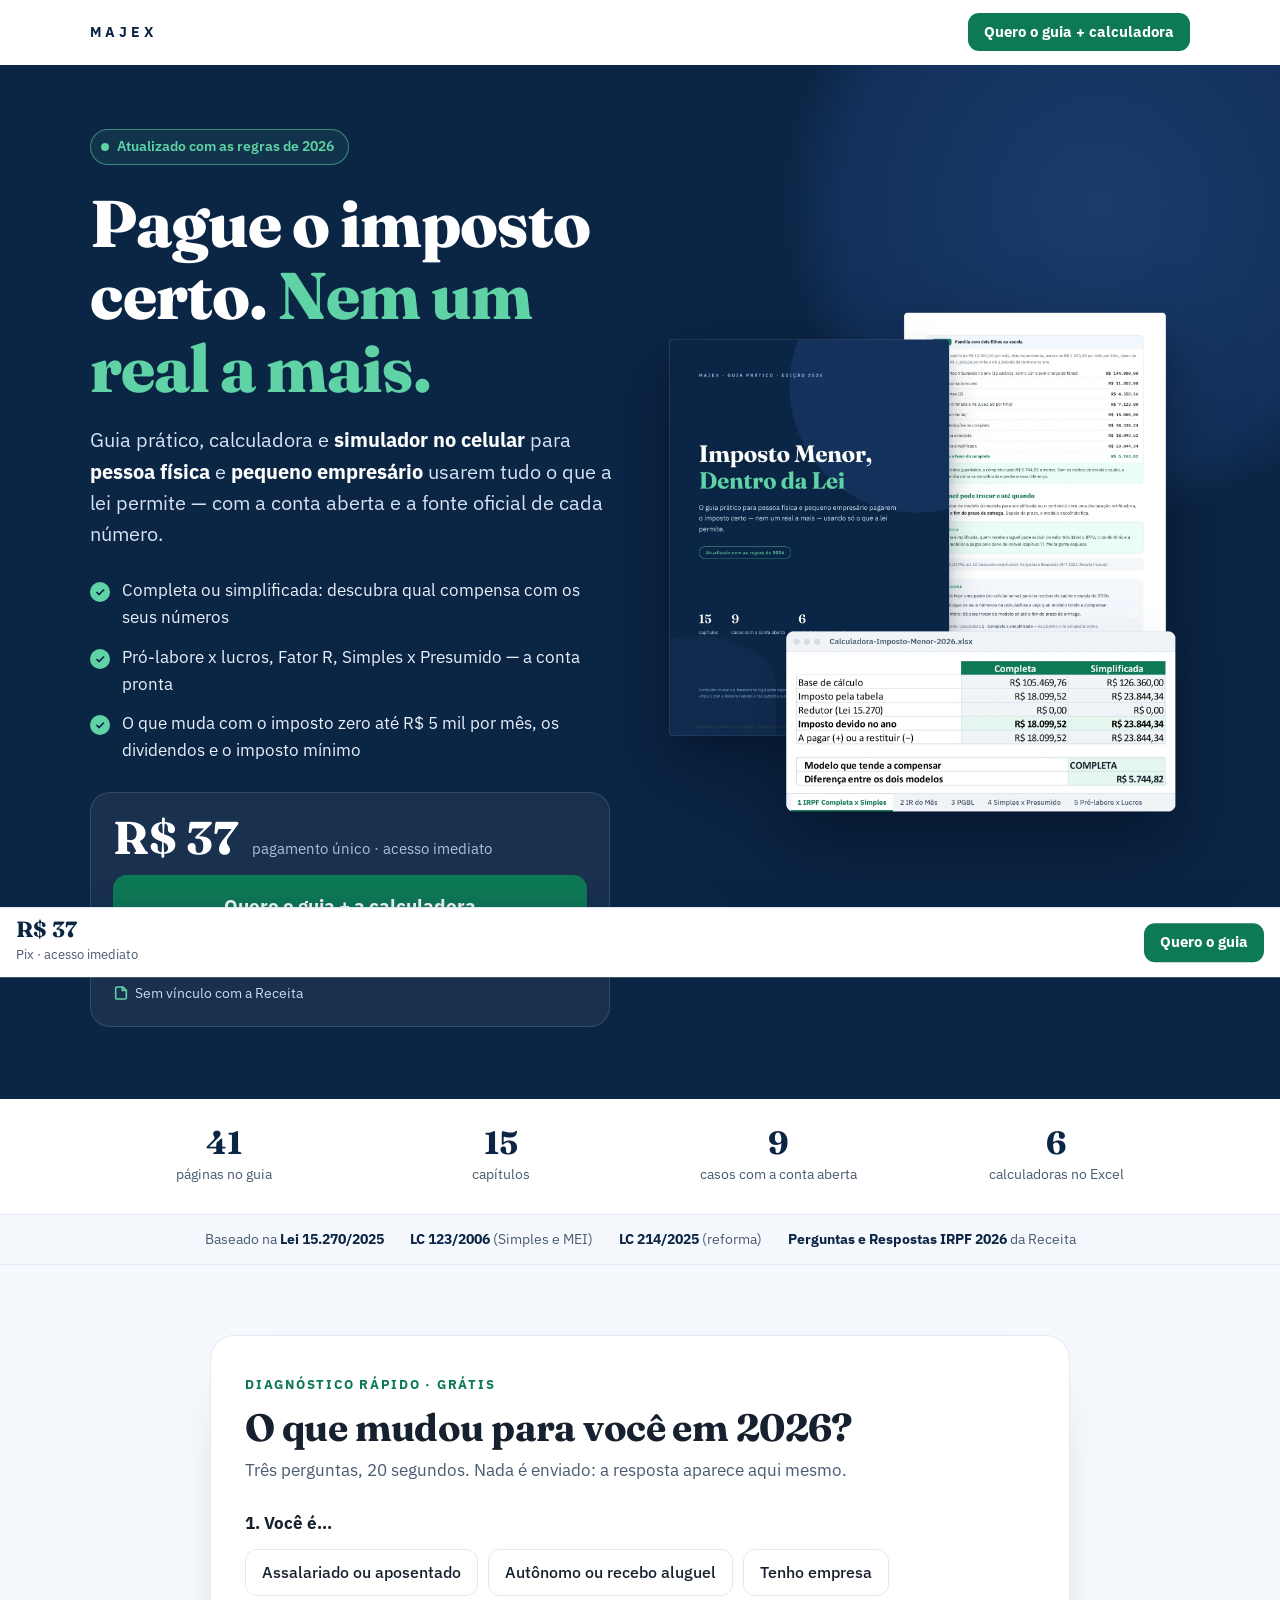
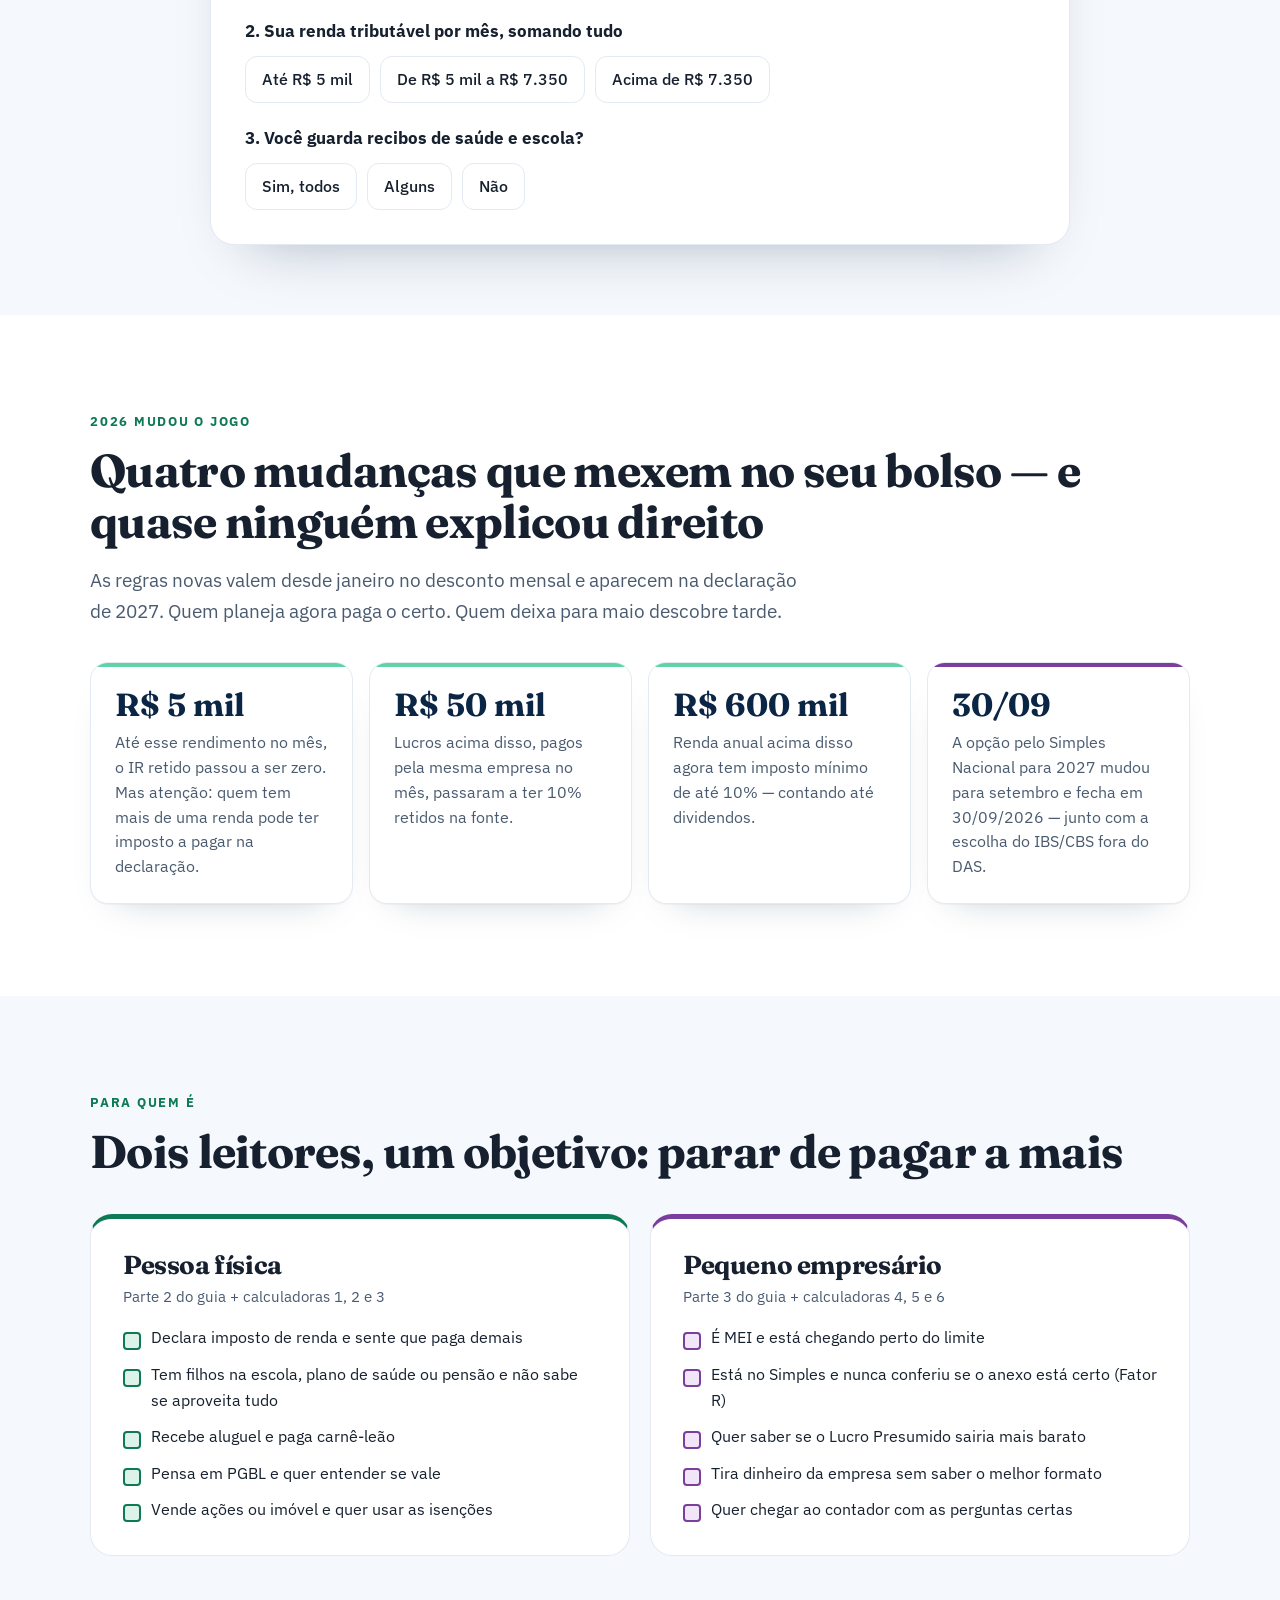
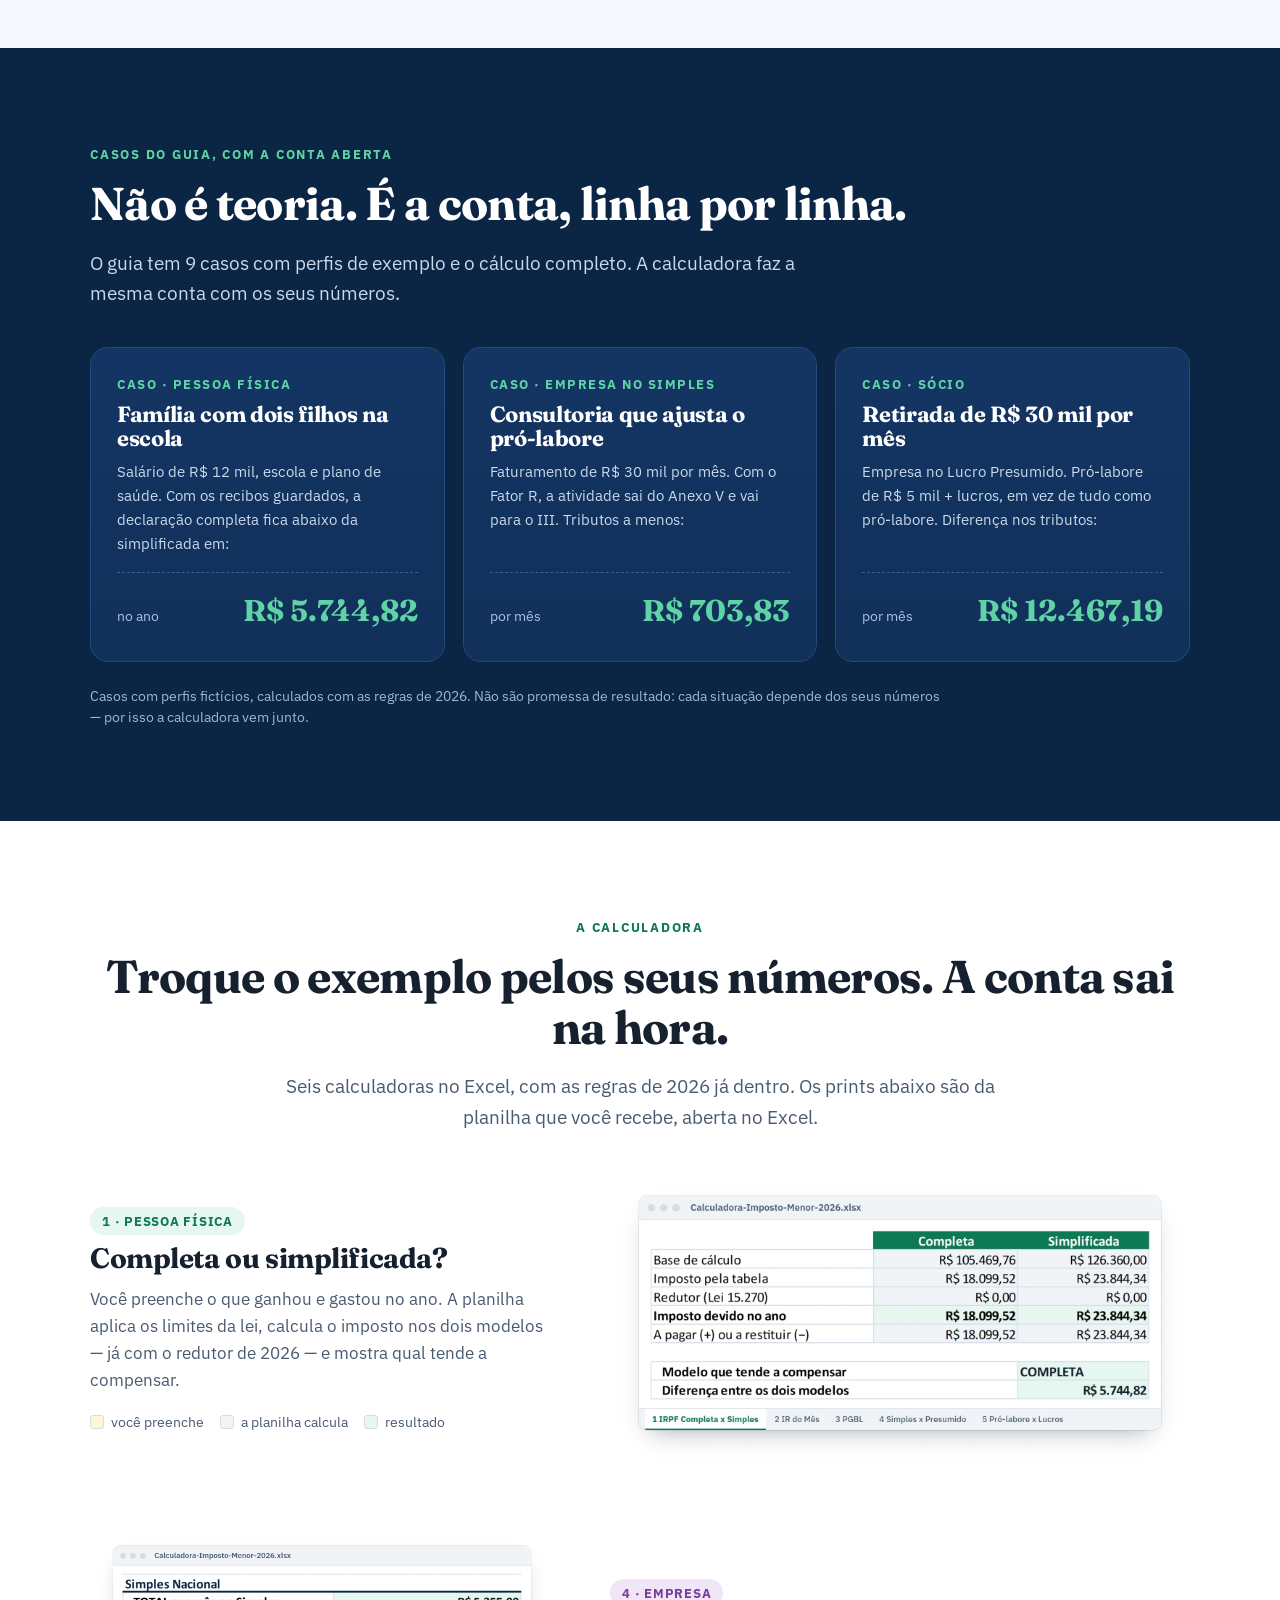
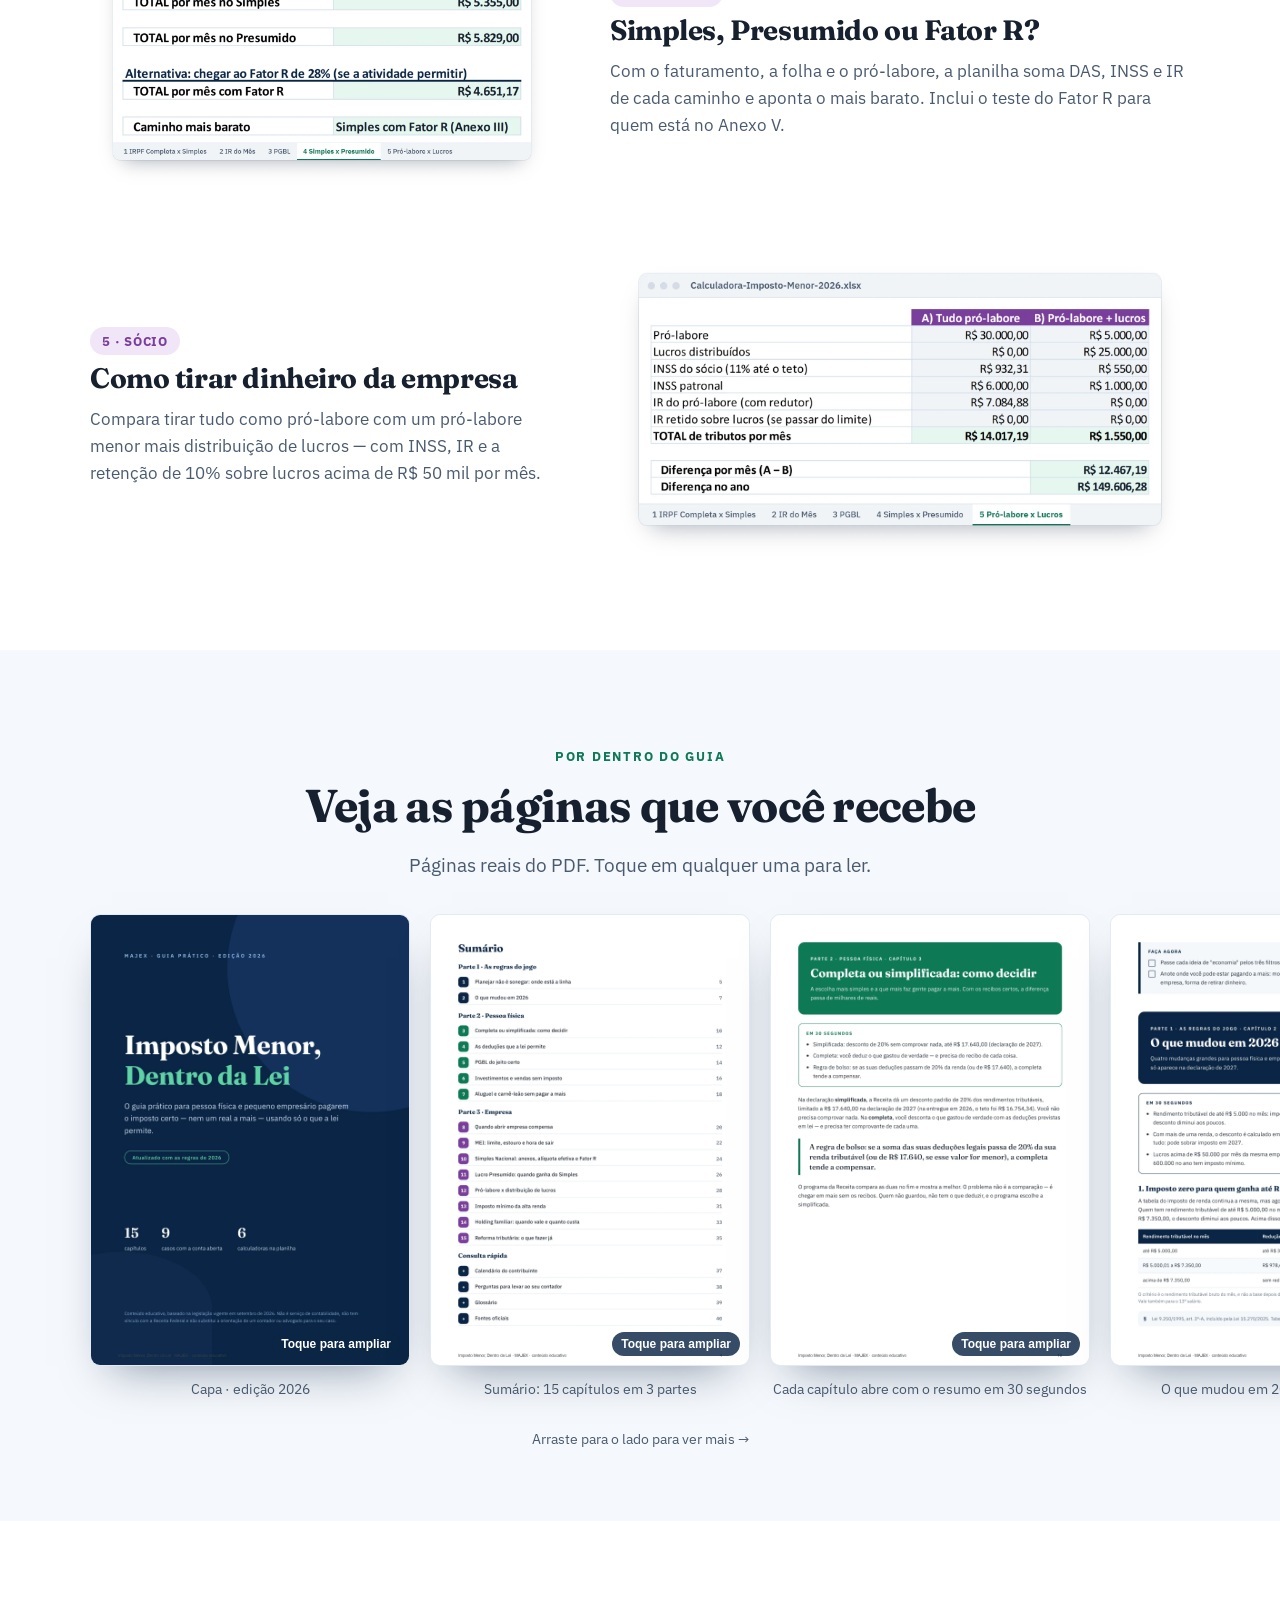
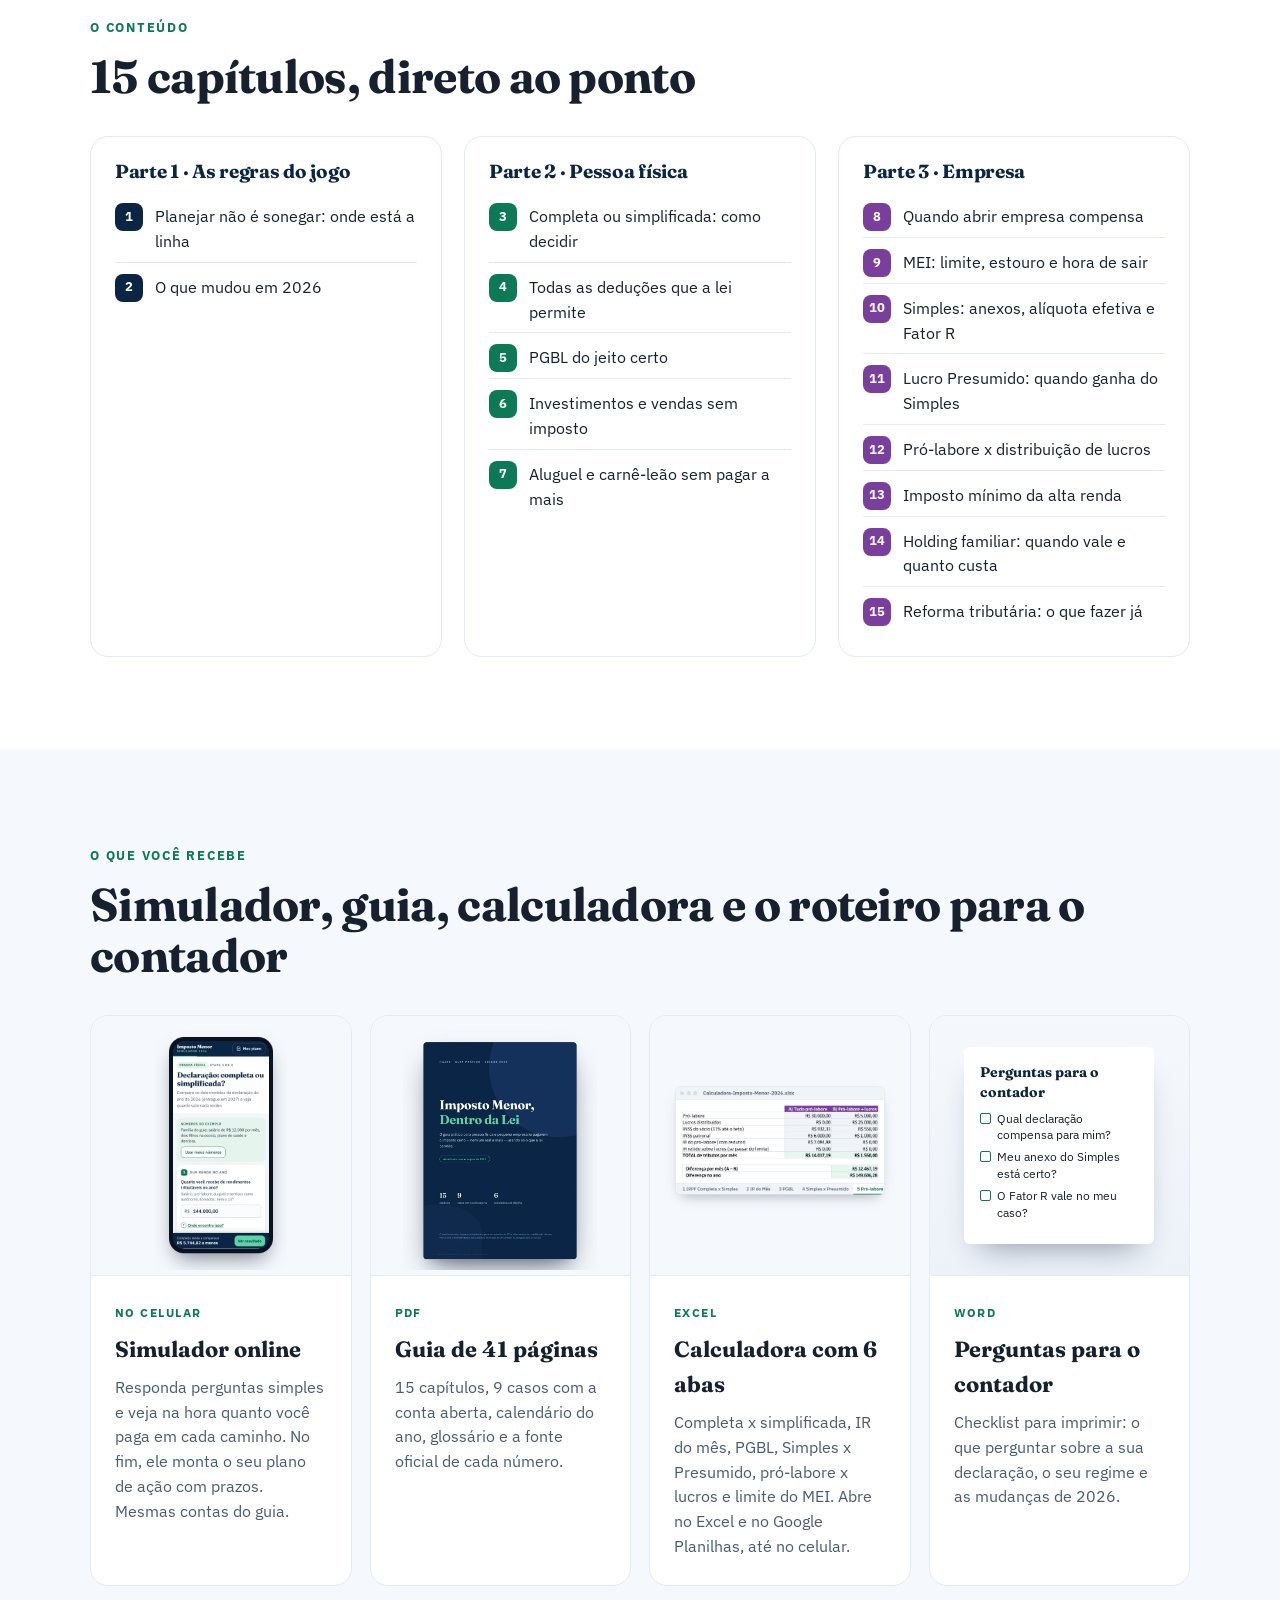
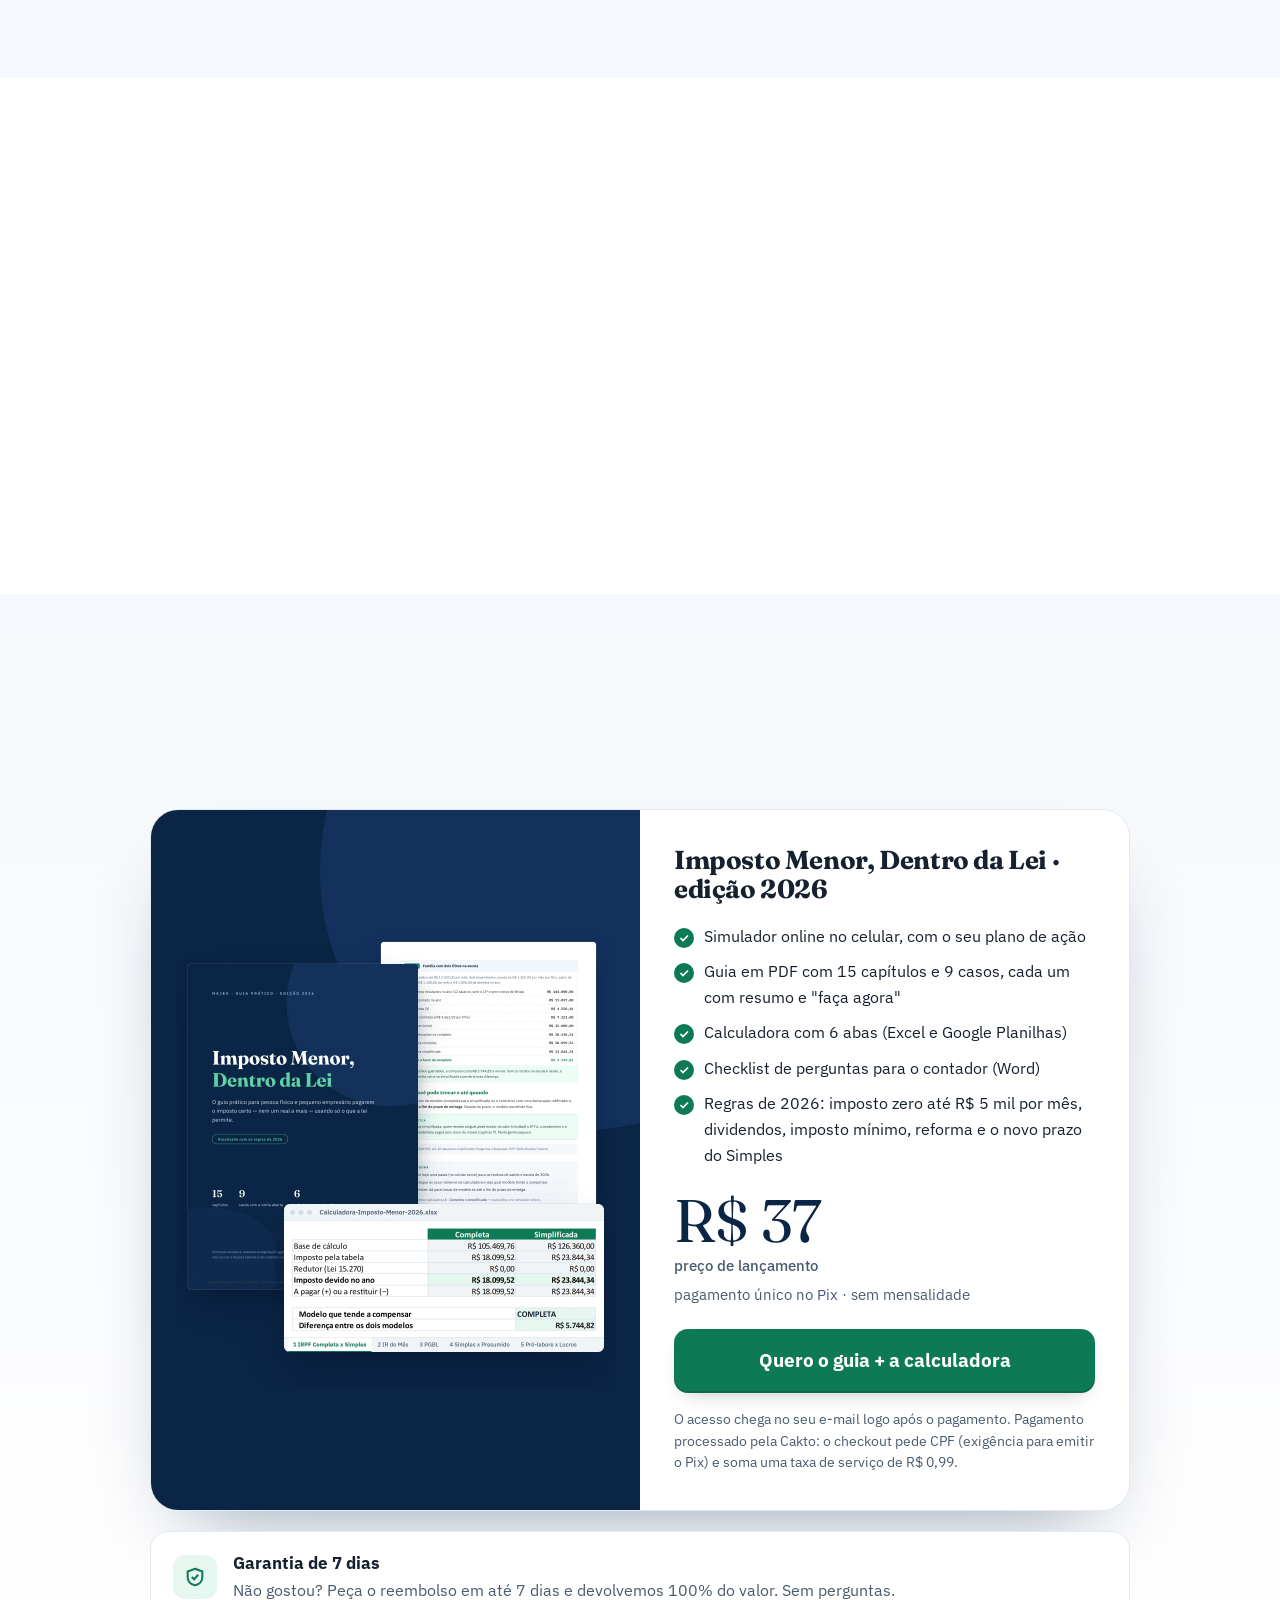
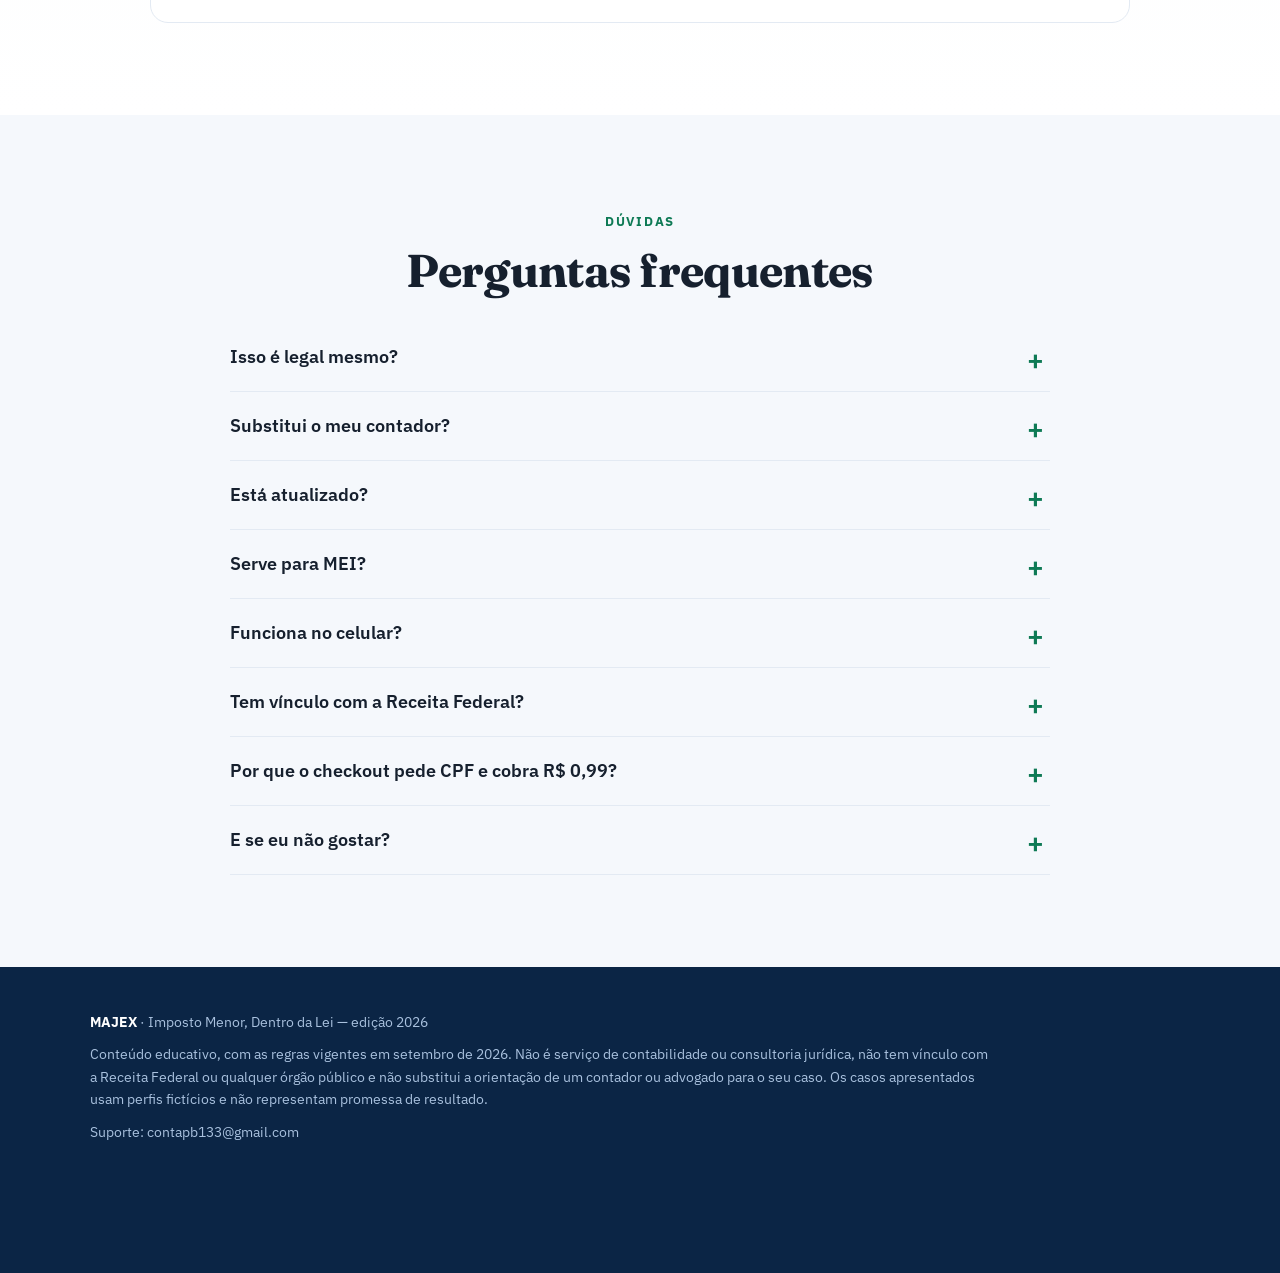
<file: imposto/index.html>
<!DOCTYPE html>
<html lang="pt-BR">
<head>
<meta charset="utf-8">
<meta name="viewport" content="width=device-width, initial-scale=1">
<title>Imposto Menor, Dentro da Lei — guia + calculadora 2026 | MAJEX</title>
<meta name="description" content="Guia prático e calculadora com as regras de 2026 para pessoa física e pequeno empresário pagarem o imposto certo, usando só o que a lei permite. Isenção até R$ 5 mil, dividendos, Fator R, pró-labore x lucros.">
<meta property="og:title" content="Imposto Menor, Dentro da Lei — edição 2026">
<meta property="og:description" content="Guia + calculadora com as regras de 2026 para pessoa física e pequeno empresário. Tudo dentro da lei, com a fonte de cada número.">
<meta property="og:image" content="https://imposto-menor-dentro-da-lei.vercel.app/img/og.png">
<meta property="og:image:width" content="1200"><meta property="og:image:height" content="630">
<meta property="og:url" content="https://imposto-menor-dentro-da-lei.vercel.app/"><meta property="og:type" content="website"><meta property="og:locale" content="pt_BR">
<meta name="twitter:card" content="summary_large_image">
<link rel="canonical" href="https://imposto-menor-dentro-da-lei.vercel.app/">
<meta name="theme-color" content="#0B2545">
<link rel="preload" as="image" href="img/hero.webp" imagesrcset="img/hero-880.webp 880w, img/hero.webp 1760w" imagesizes="(max-width: 960px) 100vw, 560px" fetchpriority="high">
<link rel="preconnect" href="https://fonts.googleapis.com"><link rel="preconnect" href="https://fonts.gstatic.com" crossorigin>
<link href="https://fonts.googleapis.com/css2?family=Fraunces:opsz,wght@9..144,600..800&family=IBM+Plex+Sans:wght@400;500;600;700&display=swap" rel="stylesheet">
<style>
:root{--azul:#0B2545;--azul2:#13315C;--azul3:#1B3F72;--verde:#0E7A55;--verde2:#0B6446;--menta:#5FD3A5;--roxo:#7A3E9D;--txt:#16202E;--suave:#4A5B70;--linha:#E3EAF3;--fundo:#F5F8FC;--r:18px}
*{box-sizing:border-box;margin:0;padding:0}
html{scroll-behavior:smooth}
body{font-family:'IBM Plex Sans',system-ui,sans-serif;color:var(--txt);background:#fff;line-height:1.6;font-size:17px;-webkit-font-smoothing:antialiased;text-rendering:optimizeLegibility}
h1,h2,h3{font-family:'Fraunces',Georgia,serif;line-height:1.1;letter-spacing:-.015em;font-weight:700}
img{max-width:100%;height:auto;display:block}
a{color:inherit}
.w{max-width:1140px;margin:0 auto;padding:0 20px}
.btn{display:inline-flex;align-items:center;justify-content:center;gap:10px;background:var(--verde);color:#fff;text-decoration:none;font-weight:700;border-radius:14px;padding:16px 26px;font-size:17px;box-shadow:0 10px 22px -12px rgba(0,0,0,.28),inset 0 -2px 0 rgba(0,0,0,.14);transition:transform .15s,background .15s;border:0;cursor:pointer;text-align:center;line-height:1.25}
.btn:hover{transform:translateY(-2px);background:var(--verde2)}
.btn svg{flex:none}
.btn--lg{padding:20px 30px;font-size:19px;width:100%;max-width:480px}
.btn--sm{padding:10px 16px;font-size:15px;border-radius:11px;box-shadow:none}
.tag{display:inline-block;font-weight:700;font-size:12.5px;letter-spacing:.14em;text-transform:uppercase;color:var(--verde)}
.sec{padding:92px 0}
.sec h2{font-size:clamp(30px,4.4vw,46px);margin:12px 0 18px}
.lead{font-size:19px;color:var(--suave);max-width:720px}
.centro{text-align:center}.centro .lead{margin:0 auto}
#prog{position:fixed;top:0;left:0;height:3px;background:var(--menta);z-index:60;width:0}
.nav{position:sticky;top:0;z-index:50;background:rgba(255,255,255,.94);backdrop-filter:saturate(1.4) blur(10px);border-bottom:1px solid transparent;transition:border-color .2s}
.nav.is-stuck{border-color:var(--linha)}
.nav .w{display:flex;align-items:center;justify-content:space-between;height:64px}
.logo{font-weight:700;letter-spacing:.28em;font-size:14px;color:var(--azul);text-decoration:none}

/* ---------- hero ---------- */
.hero{background:var(--azul);color:#fff;position:relative;overflow:hidden;padding:64px 0 72px;isolation:isolate}
.hero::before{content:"";position:absolute;width:880px;height:880px;border-radius:50%;background:radial-gradient(closest-side,var(--azul3),var(--azul2) 60%,transparent 72%);right:-260px;top:-300px;z-index:-1;opacity:.9}
.hero .w{display:grid;grid-template-columns:1fr 1.02fr;grid-template-areas:"top img" "bot img";column-gap:40px;align-items:start}
.h-top{grid-area:top}.h-img{grid-area:img;align-self:center}.h-bot{grid-area:bot}
.selo{display:inline-flex;align-items:center;gap:8px;border:1.5px solid rgba(95,211,165,.55);background:rgba(95,211,165,.08);color:var(--menta);border-radius:99px;padding:6px 14px 6px 10px;font-weight:600;font-size:13.5px;margin-bottom:22px}
.selo i{width:8px;height:8px;border-radius:50%;background:var(--menta)}
.hero h1{font-size:clamp(40px,5.8vw,66px);font-weight:800}
.hero h1 span{color:var(--menta)}
.hero .sub{font-size:19.5px;color:#D5E3F5;margin:20px 0 0;max-width:560px}
.hero .sub b{color:#fff}
.hero ul{list-style:none;margin:28px 0 28px;display:grid;gap:12px}
.hero li{padding-left:32px;position:relative;color:#E8F0FA}
.hero li::before{content:"";position:absolute;left:0;top:5px;width:20px;height:20px;border-radius:50%;background:var(--menta) url("data:image/svg+xml,%3Csvg xmlns='http://www.w3.org/2000/svg' viewBox='0 0 24 24' fill='none' stroke='%230B2545' stroke-width='3.5'%3E%3Cpath d='M5 12l5 5L20 7'/%3E%3C/svg%3E") center/12px no-repeat}
.compra{background:rgba(255,255,255,.06);border:1px solid rgba(255,255,255,.12);border-radius:20px;padding:22px;max-width:520px}
.preco{display:flex;align-items:baseline;gap:6px 14px;margin-bottom:14px;flex-wrap:wrap}
.preco b{font-family:'Fraunces';font-size:46px;line-height:1;white-space:nowrap}
.preco span{color:#A9C1DE;font-size:15px}
.garantias{display:flex;flex-wrap:wrap;gap:8px 18px;margin-top:14px;font-size:13.5px;color:#C9D8EB}
.garantias span{display:inline-flex;align-items:center;gap:6px}
.garantias svg{color:var(--menta)}
.hero .h-img img{width:100%;filter:drop-shadow(0 30px 40px rgba(0,0,0,.25))}

.stats{background:#fff;border-bottom:1px solid var(--linha)}
.stats .w{display:grid;grid-template-columns:repeat(4,1fr);gap:10px;padding:26px 20px}
.stats div{text-align:center}
.stats b{display:block;font-family:'Fraunces';font-size:32px;color:var(--azul);line-height:1.1}
.stats span{font-size:14px;color:var(--suave)}
.lei{background:var(--fundo);border-bottom:1px solid var(--linha)}
.lei .w{display:flex;gap:10px 26px;flex-wrap:wrap;justify-content:center;padding:14px 20px;font-size:13.5px;color:var(--suave)}
.lei b{color:var(--azul)}

/* ---------- diagnóstico ---------- */
.diag-sec{background:var(--fundo);padding:70px 0}
.diag{max-width:860px;margin:0 auto;background:#fff;border:1px solid var(--linha);border-radius:24px;padding:34px;box-shadow:0 30px 60px -40px rgba(11,37,69,.4)}
.diag-cab h2{font-size:clamp(28px,4vw,38px);margin:10px 0 8px}
.diag-cab p{color:var(--suave)}
.diag-form{display:grid;gap:22px;margin-top:26px}
.diag-form fieldset{border:0;display:flex;flex-wrap:wrap;gap:10px}
.diag-form fieldset[hidden]{display:none}
.diag-form legend{font-weight:700;font-size:16.5px;margin-bottom:12px;width:100%}
.diag-form label{position:relative;cursor:pointer}
.diag-form input{position:absolute;opacity:0;width:1px;height:1px}
.diag-form label span{display:inline-flex;align-items:center;min-height:46px;padding:10px 16px;border:1.5px solid var(--linha);border-radius:12px;font-size:15.5px;font-weight:500;background:#fff;transition:border-color .15s,background .15s}
.diag-form label:hover span{border-color:#B9CBE0}
.diag-form input:checked + span{border-color:var(--verde);background:#E6F7EF;color:var(--verde2);font-weight:700}
.diag-form input:focus-visible + span{outline:3px solid rgba(14,122,85,.35);outline-offset:2px}
.diag-res{margin-top:28px;border-top:1px dashed var(--linha);padding-top:24px}
.diag-res h3{font-size:24px;margin-bottom:12px}
.diag-res ul{list-style:none;display:grid;gap:12px;margin-bottom:16px}
.diag-res li{padding:14px 16px 14px 46px;position:relative;background:var(--fundo);border-radius:14px;font-size:16px}
.diag-res li::before{content:"";position:absolute;left:16px;top:17px;width:18px;height:18px;border-radius:50%;background:var(--verde) url("data:image/svg+xml,%3Csvg xmlns='http://www.w3.org/2000/svg' viewBox='0 0 24 24' fill='none' stroke='%23fff' stroke-width='3.5'%3E%3Cpath d='M5 12l5 5L20 7'/%3E%3C/svg%3E") center/11px no-repeat}
.diag-res li small{display:block;color:var(--suave);font-size:13.5px;margin-top:3px}
.diag-nota{font-size:13.5px;color:var(--suave);margin-bottom:18px}

/* ---------- mudanças 2026 ---------- */
.mud{display:grid;grid-template-columns:repeat(4,1fr);gap:16px;margin-top:36px}
.mud div{background:#fff;border:1px solid var(--linha);border-radius:var(--r);padding:24px;box-shadow:0 1px 0 rgba(11,37,69,.03),0 18px 36px -28px rgba(11,37,69,.35);position:relative;overflow:hidden}
.mud div::before{content:"";position:absolute;left:0;top:0;right:0;height:4px;background:var(--menta)}
.mud div:nth-child(4)::before{background:var(--roxo)}
.mud b{display:block;font-family:'Fraunces';font-size:32px;color:var(--azul);margin-bottom:8px;line-height:1.1}
.mud p{font-size:15.5px;color:var(--suave)}

/* ---------- para quem ---------- */
.quem{display:grid;grid-template-columns:1fr 1fr;gap:20px;margin-top:36px}
.quem > div{border-radius:22px;padding:32px;border:1px solid var(--linha);background:#fff}
.quem .pf{border-top:5px solid var(--verde)}
.quem .pj{border-top:5px solid var(--roxo)}
.quem h3{font-size:26px;margin-bottom:6px}
.quem .quem-sub{color:var(--suave);font-size:15px;margin-bottom:16px}
.quem ul{list-style:none;display:grid;gap:11px}
.quem li{padding-left:28px;position:relative;font-size:16px}
.quem li::before{content:"";position:absolute;left:0;top:7px;width:14px;height:14px;border-radius:4px;background:#DDF3EA;border:2px solid var(--verde)}
.quem .pj li::before{background:#F0E6F7;border-color:var(--roxo)}

/* ---------- casos ---------- */
.casos{background:var(--azul);color:#fff;position:relative;overflow:hidden}
.casos .lead{color:#C9D8EB}
.casos .tag{color:var(--menta)}
.cgrid{display:grid;grid-template-columns:repeat(3,1fr);gap:18px;margin-top:38px}
.caso{background:linear-gradient(180deg,#143563,#11305A);border:1px solid #23497D;border-radius:var(--r);padding:26px;display:flex;flex-direction:column}
.caso small{font-weight:700;letter-spacing:.12em;font-size:12.5px;color:var(--menta)}
.caso h3{font-size:22px;margin:8px 0 10px}
.caso p{font-size:15px;color:#C9D8EB;flex:1}
.caso .num{display:flex;justify-content:space-between;align-items:baseline;border-top:1px dashed #33629B;margin-top:16px;padding-top:14px}
.caso .num span{color:#A9C1DE;font-size:14px}
.caso .num b{font-family:'Fraunces';font-size:30px;color:var(--menta);white-space:nowrap}
.casos .aviso{font-size:13.5px;color:#9FB6D3;margin-top:24px;max-width:860px}

/* ---------- calculadora ---------- */
.calc{display:grid;grid-template-columns:1fr 1.25fr;gap:28px 56px;align-items:center;margin-top:46px}
.calc + .calc{margin-top:70px}
.calc.inv .calc-txt{order:2}
.calc-txt h3{font-size:28px;margin:8px 0 12px}
.calc-txt p{color:var(--suave)}
.calc-txt .pill{display:inline-block;background:#E6F7EF;color:var(--verde);font-weight:700;font-size:12.5px;letter-spacing:.06em;border-radius:99px;padding:4px 12px}
.calc-txt .pill.roxo{background:#F0E6F7;color:var(--roxo)}
.calc-img img{width:100%}
.legenda{display:flex;gap:16px;flex-wrap:wrap;margin-top:16px;font-size:14px;color:var(--suave)}
.legenda span{display:inline-flex;align-items:center;gap:7px}
.legenda i{width:14px;height:14px;border-radius:3px;border:1px solid #D5DCE6}

/* ---------- galeria ---------- */
.gal{display:flex;gap:20px;overflow-x:auto;padding:34px max(20px,calc((100vw - 1100px)/2)) 24px;scroll-snap-type:x mandatory;scrollbar-width:thin;-webkit-overflow-scrolling:touch}
.gal figure{flex:0 0 auto;width:min(74vw,320px);scroll-snap-align:center}
.gal button{display:block;width:100%;border:0;padding:0;background:none;cursor:zoom-in;border-radius:12px;position:relative}
.gal img{border-radius:10px;box-shadow:0 22px 44px -22px rgba(11,37,69,.5);border:1px solid var(--linha);background:#fff}
.gal button::after{content:"Toque para ampliar";position:absolute;right:10px;bottom:10px;background:rgba(11,37,69,.82);color:#fff;font-size:12px;font-weight:600;padding:5px 9px;border-radius:99px}
.gal figcaption{font-size:14px;color:var(--suave);margin-top:12px;text-align:center}
.dica-gal{font-size:14px;color:var(--suave);text-align:center;margin-top:4px}
.lb{position:fixed;inset:0;z-index:90;background:rgba(6,17,33,.92);display:none;overflow:auto;-webkit-overflow-scrolling:touch}
.lb.is-open{display:block}
.lb img{width:min(100%,900px);margin:64px auto 40px;border-radius:6px;background:#fff}
.lb .fechar{position:fixed;top:14px;right:14px;width:44px;height:44px;border-radius:50%;border:0;background:#fff;color:var(--azul);font-size:26px;line-height:1;cursor:pointer;box-shadow:0 6px 20px rgba(0,0,0,.35)}

/* ---------- sumário ---------- */
.sum{display:grid;grid-template-columns:repeat(3,1fr);gap:22px;margin-top:34px;counter-reset:cap}
.sum > div{background:#fff;border:1px solid var(--linha);border-radius:var(--r);padding:24px}
.sum h3{font-size:19px;margin-bottom:14px;color:var(--azul)}
.sum ol{list-style:none;display:grid;gap:4px}
.sum li{font-size:15.5px;padding:8px 0 8px 40px;position:relative;border-bottom:1px solid var(--linha);counter-increment:cap}
.sum li:last-child{border-bottom:0}
.sum li::before{content:counter(cap);position:absolute;left:0;top:7px;width:28px;height:28px;border-radius:8px;background:var(--azul);color:#fff;font-size:13px;font-weight:700;display:grid;place-items:center}
.sum .p2 li::before{background:var(--verde)}
.sum .p3 li::before{background:var(--roxo)}

/* ---------- entrega ---------- */
.ent{display:grid;grid-template-columns:repeat(4,1fr);gap:18px;margin-top:34px}
.ent > div{border:1px solid var(--linha);border-radius:var(--r);background:#fff;overflow:hidden;display:flex;flex-direction:column}
.ent .vis{height:260px;background:var(--fundo);display:grid;place-items:center;border-bottom:1px solid var(--linha);overflow:hidden;padding:14px}
.ent .vis img{max-height:240px;width:auto}
.ent .vis.doc{background:linear-gradient(180deg,#F5F8FC,#EDF2F9)}
.ent .txt{padding:22px 24px 26px}
.ent .fmt{font-size:12px;font-weight:700;letter-spacing:.12em;color:var(--verde)}
.ent b{display:block;font-family:'Fraunces';font-size:22px;margin:6px 0 8px}
.ent p{font-size:15.5px;color:var(--suave)}
.docmock{width:190px;background:#fff;border-radius:6px;box-shadow:0 18px 30px -16px rgba(11,37,69,.45);padding:16px 16px 18px;font-size:12px;color:var(--txt);line-height:1.4}
.docmock strong{display:block;font-family:'Fraunces';font-size:14px;color:var(--azul);margin-bottom:8px}
.docmock span{display:flex;gap:6px;margin-bottom:5px}
.docmock span::before{content:"";flex:none;width:9px;height:9px;border:1.5px solid var(--verde);border-radius:2px;margin-top:2px}

/* ---------- confiança ---------- */
.conf{display:grid;grid-template-columns:repeat(3,1fr);gap:18px;margin-top:30px}
.conf div{background:#fff;border-radius:var(--r);padding:24px;border:1px solid var(--linha)}
.conf .ic{margin-bottom:12px}
.conf b{display:block;margin-bottom:6px;color:var(--azul);font-size:17.5px}
.conf p{font-size:15px;color:var(--suave)}
.ic{width:44px;height:44px;border-radius:12px;display:grid;place-items:center;background:#E6F7EF;color:var(--verde)}
.dep{display:grid;grid-template-columns:repeat(3,1fr);gap:18px;margin-top:28px}
.dep blockquote{background:#fff;border:1px solid var(--linha);border-radius:var(--r);padding:22px;font-size:15.5px}
.dep cite{display:block;margin-top:10px;font-style:normal;font-weight:600;color:var(--suave);font-size:14px}

/* ---------- oferta ---------- */
.of{background:linear-gradient(180deg,var(--fundo),#fff)}
.card{max-width:980px;margin:34px auto 0;background:#fff;border-radius:28px;border:1px solid var(--linha);box-shadow:0 40px 80px -40px rgba(11,37,69,.45);display:grid;grid-template-columns:1fr 1fr;overflow:hidden}
.card .vis{background:var(--azul);display:grid;place-items:center;padding:30px 20px;position:relative;overflow:hidden}
.card .vis::before{content:"";position:absolute;width:520px;height:520px;border-radius:50%;background:var(--azul2);right:-200px;top:-200px}
.card .vis img{position:relative;width:100%;max-width:440px}
.card .corpo{padding:36px 34px}
.card h3{font-size:26px}
.card ul{list-style:none;display:grid;gap:10px;margin:20px 0 22px}
.card li{padding-left:30px;position:relative;font-size:16px}
.card li::before{content:"";position:absolute;left:0;top:4px;width:20px;height:20px;border-radius:50%;background:var(--verde) url("data:image/svg+xml,%3Csvg xmlns='http://www.w3.org/2000/svg' viewBox='0 0 24 24' fill='none' stroke='%23fff' stroke-width='3.5'%3E%3Cpath d='M5 12l5 5L20 7'/%3E%3C/svg%3E") center/12px no-repeat}
.card .valor{font-family:'Fraunces';font-size:60px;color:var(--azul);line-height:1;white-space:nowrap}
.card .valor small{display:block;font-family:'IBM Plex Sans';font-size:15px;color:var(--suave);font-weight:500;margin-top:8px;white-space:normal}
.card .pag{color:var(--suave);font-size:15px;margin:10px 0 22px}
.card .btn--lg{max-width:none}
.card .mini{font-size:13.5px;color:var(--suave);margin-top:16px}
.gar{display:flex;gap:16px;align-items:center;max-width:980px;margin:20px auto 0;background:#fff;border:1px solid var(--linha);border-radius:var(--r);padding:18px 22px;text-align:left}
.gar .ic{flex:none}

/* ---------- faq ---------- */
.fq{border-bottom:1px solid var(--linha)}
.fq__q{width:100%;background:none;border:0;text-align:left;font:inherit;font-weight:600;font-size:17.5px;padding:20px 44px 20px 0;cursor:pointer;position:relative;color:var(--txt)}
.fq__q::after{content:"+";position:absolute;right:6px;top:15px;font-size:28px;color:var(--verde);transition:transform .2s}
.fq.is-open .fq__q::after{transform:rotate(45deg)}
.fq__a{display:none;padding:0 0 20px;color:var(--suave)}
.fq.is-open .fq__a{display:block}
.faq{max-width:820px;margin:26px auto 0}

footer{background:var(--azul);color:#A9C1DE;padding:44px 0 120px;font-size:14px}
footer b{color:#fff}
footer p{margin-bottom:10px;max-width:900px}

.mbar{position:fixed;left:0;right:0;bottom:0;z-index:55;background:#fff;border-top:1px solid var(--linha);display:flex;align-items:center;justify-content:space-between;gap:12px;padding:10px 16px calc(10px + env(safe-area-inset-bottom));transform:translateY(110%);transition:transform .25s;box-shadow:0 -10px 30px -12px rgba(11,37,69,.3)}
.mbar.is-up{transform:none}
.mbar b{font-family:'Fraunces';font-size:22px;color:var(--azul);display:block;line-height:1}
.mbar span{font-size:12.5px;color:var(--suave)}
.r{opacity:0;transform:translateY(18px);transition:opacity .6s,transform .6s}
.r.is-in{opacity:1;transform:none}
@media (prefers-reduced-motion:reduce){.r{opacity:1;transform:none;transition:none}html{scroll-behavior:auto}}

@media (max-width:1140px){.ent{grid-template-columns:1fr 1fr}}
@media (max-width:960px){
  body{font-size:16.5px}
  .hero{padding:34px 0 48px}
  .hero .w{grid-template-columns:1fr;grid-template-areas:"top" "img" "bot"}
  .h-img{margin:26px -8px 0}
  .hero ul{margin:22px 0 24px}
  .compra{max-width:none}
  .quem,.calc,.card{grid-template-columns:1fr}
  .calc.inv .calc-txt{order:0}
  .mud,.cgrid,.sum,.ent,.conf,.dep{grid-template-columns:1fr}
  .mud{grid-template-columns:1fr 1fr}
  .stats .w{grid-template-columns:repeat(2,1fr);gap:18px 10px}
  .sec{padding:66px 0}
  .nav .btn{display:none}
  .card .corpo{padding:28px 22px}
  .diag{padding:26px 20px;border-radius:20px}
}
@media (max-width:440px){.mud{grid-template-columns:1fr}.hero h1{font-size:40px}.preco b{font-size:42px}}
</style>
</head>
<body>
<div id="prog"></div>
<header class="nav" id="nav"><div class="w"><a class="logo" href="#">MAJEX</a><a href="#oferta" class="btn btn--sm" data-checkout>Quero o guia + calculadora</a></div></header>

<section class="hero">
  <div class="w">
    <div class="h-top">
      <span class="selo"><i></i>Atualizado com as regras de 2026</span>
      <h1>Pague o imposto certo. <span>Nem um real a mais.</span></h1>
      <p class="sub">Guia prático, calculadora e <b>simulador no celular</b> para <b>pessoa física</b> e <b>pequeno empresário</b> usarem tudo o que a lei permite — com a conta aberta e a fonte oficial de cada número.</p>
    </div>
    <div class="h-img"><img src="img/hero.webp" srcset="img/hero-880.webp 880w, img/hero.webp 1760w" sizes="(max-width: 960px) 100vw, 560px" fetchpriority="high" alt="Capa do guia Imposto Menor, Dentro da Lei, uma página com o caso completa x simplificada e a calculadora aberta mostrando a diferença de R$ 5.744,82" width="880" height="906"></div>
    <div class="h-bot">
      <ul>
        <li>Completa ou simplificada: descubra qual compensa com os seus números</li>
        <li>Pró-labore x lucros, Fator R, Simples x Presumido — a conta pronta</li>
        <li>O que muda com o imposto zero até R$ 5 mil por mês, os dividendos e o imposto mínimo</li>
      </ul>
      <div class="compra">
        <div class="preco"><b id="precoHero">R$ 37</b><span>pagamento único · acesso imediato</span></div>
        <a href="#oferta" class="btn btn--lg" data-checkout>Quero o guia + a calculadora</a>
        <div class="garantias">
          <span><svg width="16" height="16" viewBox="0 0 24 24" fill="none" stroke="currentColor" stroke-width="2.4"><path d="M12 3l8 3v6c0 5-3.5 8-8 9-4.5-1-8-4-8-9V6l8-3z"/><path d="M8.5 12l2.5 2.5 4.5-5"/></svg>Garantia de 7 dias</span>
          <span><svg width="16" height="16" viewBox="0 0 24 24" fill="none" stroke="currentColor" stroke-width="2.4"><path d="M13 2L4 14h7l-1 8 9-12h-7l1-8z"/></svg>Acesso no e-mail após o Pix</span>
          <span><svg width="16" height="16" viewBox="0 0 24 24" fill="none" stroke="currentColor" stroke-width="2.4"><path d="M4 19V5a2 2 0 012-2h9l5 5v11a2 2 0 01-2 2H6a2 2 0 01-2-2z"/><path d="M14 3v5h5"/></svg>Sem vínculo com a Receita</span>
        </div>
      </div>
    </div>
  </div>
</section>
<div class="stats"><div class="w">
  <div><b>41</b><span>páginas no guia</span></div>
  <div><b>15</b><span>capítulos</span></div>
  <div><b>9</b><span>casos com a conta aberta</span></div>
  <div><b>6</b><span>calculadoras no Excel</span></div>
</div></div>
<div class="lei"><div class="w"><span>Baseado na <b>Lei 15.270/2025</b></span><span><b>LC 123/2006</b> (Simples e MEI)</span><span><b>LC 214/2025</b> (reforma)</span><span><b>Perguntas e Respostas IRPF 2026</b> da Receita</span></div></div>

<section class="sec diag-sec" id="diagnostico">
  <div class="w">
    <div class="diag">
      <div class="diag-cab">
        <span class="tag">Diagnóstico rápido · grátis</span>
        <h2>O que mudou para você em 2026?</h2>
        <p>Três perguntas, 20 segundos. Nada é enviado: a resposta aparece aqui mesmo.</p>
      </div>
      <form id="diagForm" class="diag-form" onsubmit="return false">
        <fieldset><legend>1. Você é…</legend>
          <label><input type="radio" name="perfil" value="clt"><span>Assalariado ou aposentado</span></label>
          <label><input type="radio" name="perfil" value="aut"><span>Autônomo ou recebo aluguel</span></label>
          <label><input type="radio" name="perfil" value="emp"><span>Tenho empresa</span></label>
        </fieldset>
        <fieldset data-para="clt aut"><legend>2. Sua renda tributável por mês, somando tudo</legend>
          <label><input type="radio" name="renda" value="ate5"><span>Até R$ 5 mil</span></label>
          <label><input type="radio" name="renda" value="ate7"><span>De R$ 5 mil a R$ 7.350</span></label>
          <label><input type="radio" name="renda" value="mais"><span>Acima de R$ 7.350</span></label>
        </fieldset>
        <fieldset data-para="emp" hidden><legend>2. Sua empresa está no…</legend>
          <label><input type="radio" name="regime" value="mei"><span>MEI</span></label>
          <label><input type="radio" name="regime" value="simples"><span>Simples Nacional</span></label>
          <label><input type="radio" name="regime" value="presumido"><span>Lucro Presumido</span></label>
          <label><input type="radio" name="regime" value="nsei"><span>Não sei</span></label>
        </fieldset>
        <fieldset data-para="clt aut"><legend>3. Você guarda recibos de saúde e escola?</legend>
          <label><input type="radio" name="recibos" value="sim"><span>Sim, todos</span></label>
          <label><input type="radio" name="recibos" value="alguns"><span>Alguns</span></label>
          <label><input type="radio" name="recibos" value="nao"><span>Não</span></label>
        </fieldset>
        <fieldset data-para="emp" hidden><legend>3. Como você tira dinheiro da empresa?</legend>
          <label><input type="radio" name="retira" value="pl"><span>Só pró-labore</span></label>
          <label><input type="radio" name="retira" value="lucros"><span>Pró-labore e lucros</span></label>
          <label><input type="radio" name="retira" value="nsei"><span>Não sei direito</span></label>
        </fieldset>
      </form>
      <div class="diag-res" id="diagRes" aria-live="polite" hidden>
        <h3>O que se aplica a você</h3>
        <ul id="diagLista"></ul>
        <p class="diag-nota">Orientação geral com as regras de setembro de 2026, não é cálculo do seu caso. O guia mostra a conta completa e a calculadora faz com os seus números.</p>
        <a href="#oferta" class="btn btn--lg" data-checkout>Quero o guia + a calculadora</a>
      </div>
    </div>
  </div>
</section>

<section class="sec">
  <div class="w">
    <span class="tag r">2026 mudou o jogo</span>
    <h2 class="r">Quatro mudanças que mexem no seu bolso — e quase ninguém explicou direito</h2>
    <p class="lead r">As regras novas valem desde janeiro no desconto mensal e aparecem na declaração de 2027. Quem planeja agora paga o certo. Quem deixa para maio descobre tarde.</p>
    <div class="mud">
      <div class="r"><b>R$ 5 mil</b><p>Até esse rendimento no mês, o IR retido passou a ser zero. Mas atenção: quem tem mais de uma renda pode ter imposto a pagar na declaração.</p></div>
      <div class="r"><b>R$ 50 mil</b><p>Lucros acima disso, pagos pela mesma empresa no mês, passaram a ter 10% retidos na fonte.</p></div>
      <div class="r"><b>R$ 600 mil</b><p>Renda anual acima disso agora tem imposto mínimo de até 10% — contando até dividendos.</p></div>
      <div class="r"><b>30/09</b><p>A opção pelo Simples Nacional para 2027 mudou para setembro e fecha em 30/09/2026 — junto com a escolha do IBS/CBS fora do DAS.</p></div>
    </div>
  </div>
</section>

<section class="sec" style="background:var(--fundo)">
  <div class="w">
    <span class="tag r">Para quem é</span>
    <h2 class="r">Dois leitores, um objetivo: parar de pagar a mais</h2>
    <div class="quem">
      <div class="pf r"><h3>Pessoa física</h3><p class="quem-sub">Parte 2 do guia + calculadoras 1, 2 e 3</p><ul>
        <li>Declara imposto de renda e sente que paga demais</li>
        <li>Tem filhos na escola, plano de saúde ou pensão e não sabe se aproveita tudo</li>
        <li>Recebe aluguel e paga carnê-leão</li>
        <li>Pensa em PGBL e quer entender se vale</li>
        <li>Vende ações ou imóvel e quer usar as isenções</li></ul></div>
      <div class="pj r"><h3>Pequeno empresário</h3><p class="quem-sub">Parte 3 do guia + calculadoras 4, 5 e 6</p><ul>
        <li>É MEI e está chegando perto do limite</li>
        <li>Está no Simples e nunca conferiu se o anexo está certo (Fator R)</li>
        <li>Quer saber se o Lucro Presumido sairia mais barato</li>
        <li>Tira dinheiro da empresa sem saber o melhor formato</li>
        <li>Quer chegar ao contador com as perguntas certas</li></ul></div>
    </div>
  </div>
</section>

<section class="sec casos">
  <div class="w">
    <span class="tag r">Casos do guia, com a conta aberta</span>
    <h2 class="r">Não é teoria. É a conta, linha por linha.</h2>
    <p class="lead r">O guia tem 9 casos com perfis de exemplo e o cálculo completo. A calculadora faz a mesma conta com os seus números.</p>
    <div class="cgrid">
      <div class="caso r"><small>CASO · PESSOA FÍSICA</small><h3>Família com dois filhos na escola</h3><p>Salário de R$ 12 mil, escola e plano de saúde. Com os recibos guardados, a declaração completa fica abaixo da simplificada em:</p><div class="num"><span>no ano</span><b>R$ 5.744,82</b></div></div>
      <div class="caso r"><small>CASO · EMPRESA NO SIMPLES</small><h3>Consultoria que ajusta o pró-labore</h3><p>Faturamento de R$ 30 mil por mês. Com o Fator R, a atividade sai do Anexo V e vai para o III. Tributos a menos:</p><div class="num"><span>por mês</span><b>R$ 703,83</b></div></div>
      <div class="caso r"><small>CASO · SÓCIO</small><h3>Retirada de R$ 30 mil por mês</h3><p>Empresa no Lucro Presumido. Pró-labore de R$ 5 mil + lucros, em vez de tudo como pró-labore. Diferença nos tributos:</p><div class="num"><span>por mês</span><b>R$ 12.467,19</b></div></div>
    </div>
    <p class="aviso r">Casos com perfis fictícios, calculados com as regras de 2026. Não são promessa de resultado: cada situação depende dos seus números — por isso a calculadora vem junto.</p>
  </div>
</section>

<section class="sec" id="calculadora">
  <div class="w">
    <div class="centro">
      <span class="tag r">A calculadora</span>
      <h2 class="r">Troque o exemplo pelos seus números. A conta sai na hora.</h2>
      <p class="lead r">Seis calculadoras no Excel, com as regras de 2026 já dentro. Os prints abaixo são da planilha que você recebe, aberta no Excel.</p>
    </div>
    <div class="calc r">
      <div class="calc-txt">
        <span class="pill">1 · PESSOA FÍSICA</span>
        <h3>Completa ou simplificada?</h3>
        <p>Você preenche o que ganhou e gastou no ano. A planilha aplica os limites da lei, calcula o imposto nos dois modelos — já com o redutor de 2026 — e mostra qual tende a compensar.</p>
        <div class="legenda"><span><i style="background:#FFF6D6"></i>você preenche</span><span><i style="background:#F1F4F8"></i>a planilha calcula</span><span><i style="background:#E6F7EF"></i>resultado</span></div>
      </div>
      <div class="calc-img"><img src="img/calc-irpf.webp" alt="Calculadora no Excel: imposto devido na completa R$ 18.099,52 e na simplificada R$ 23.844,34, diferença de R$ 5.744,82" loading="lazy" width="800" height="391"></div>
    </div>
    <div class="calc inv r">
      <div class="calc-txt">
        <span class="pill roxo">4 · EMPRESA</span>
        <h3>Simples, Presumido ou Fator R?</h3>
        <p>Com o faturamento, a folha e o pró-labore, a planilha soma DAS, INSS e IR de cada caminho e aponta o mais barato. Inclui o teste do Fator R para quem está no Anexo V.</p>
      </div>
      <div class="calc-img"><img src="img/calc-simples.webp" alt="Calculadora no Excel: total por mês no Simples R$ 5.355,00, no Presumido R$ 5.829,00 e com Fator R R$ 4.651,17" loading="lazy" width="800" height="439"></div>
    </div>
    <div class="calc r">
      <div class="calc-txt">
        <span class="pill roxo">5 · SÓCIO</span>
        <h3>Como tirar dinheiro da empresa</h3>
        <p>Compara tirar tudo como pró-labore com um pró-labore menor mais distribuição de lucros — com INSS, IR e a retenção de 10% sobre lucros acima de R$ 50 mil por mês.</p>
      </div>
      <div class="calc-img"><img src="img/calc-prolabore.webp" alt="Calculadora no Excel: tributos por mês de R$ 14.017,19 tudo como pró-labore e R$ 1.550,00 com pró-labore mais lucros" loading="lazy" width="800" height="416"></div>
    </div>
  </div>
</section>

<section class="sec" id="dentro" style="background:var(--fundo);padding-bottom:70px">
  <div class="w centro">
    <span class="tag r">Por dentro do guia</span>
    <h2 class="r">Veja as páginas que você recebe</h2>
    <p class="lead r">Páginas reais do PDF. Toque em qualquer uma para ler.</p>
  </div>
  <div class="gal" id="gal">
    <figure><button type="button" data-zoom="img/pag-capa.webp"><img src="img/pag-capa.webp" alt="Capa do guia" loading="lazy" width="700" height="990"></button><figcaption>Capa · edição 2026</figcaption></figure>
    <figure><button type="button" data-zoom="img/pag-sumario.webp"><img src="img/pag-sumario.webp" alt="Sumário do guia" loading="lazy" width="700" height="990"></button><figcaption>Sumário: 15 capítulos em 3 partes</figcaption></figure>
    <figure><button type="button" data-zoom="img/pag-capitulo.webp"><img src="img/pag-capitulo.webp" alt="Abertura de capítulo com o resumo em 30 segundos" loading="lazy" width="700" height="990"></button><figcaption>Cada capítulo abre com o resumo em 30 segundos</figcaption></figure>
    <figure><button type="button" data-zoom="img/pag-redutor.webp"><img src="img/pag-redutor.webp" alt="Página sobre o redutor de 2026" loading="lazy" width="700" height="990"></button><figcaption>O que mudou em 2026, com tabela</figcaption></figure>
    <figure><button type="button" data-zoom="img/pag-completa.webp"><img src="img/pag-completa.webp" alt="Página completa x simplificada" loading="lazy" width="700" height="990"></button><figcaption>Completa x simplificada</figcaption></figure>
    <figure><button type="button" data-zoom="img/pag-fatorr.webp"><img src="img/pag-fatorr.webp" alt="Página do caso Fator R" loading="lazy" width="700" height="990"></button><figcaption>Fator R, com o caso aberto</figcaption></figure>
    <figure><button type="button" data-zoom="img/pag-prolabore.webp"><img src="img/pag-prolabore.webp" alt="Página pró-labore x lucros" loading="lazy" width="700" height="990"></button><figcaption>Pró-labore x distribuição de lucros</figcaption></figure>
    <figure><button type="button" data-zoom="img/pag-holding.webp"><img src="img/pag-holding.webp" alt="Página sobre holding familiar" loading="lazy" width="700" height="990"></button><figcaption>Holding: quando vale e quanto custa</figcaption></figure>
  </div>
  <p class="dica-gal">Arraste para o lado para ver mais →</p>
</section>

<section class="sec">
  <div class="w">
    <span class="tag r">O conteúdo</span>
    <h2 class="r">15 capítulos, direto ao ponto</h2>
    <div class="sum">
      <div class="r"><h3>Parte 1 · As regras do jogo</h3><ol><li>Planejar não é sonegar: onde está a linha</li><li>O que mudou em 2026</li></ol></div>
      <div class="p2 r"><h3>Parte 2 · Pessoa física</h3><ol><li>Completa ou simplificada: como decidir</li><li>Todas as deduções que a lei permite</li><li>PGBL do jeito certo</li><li>Investimentos e vendas sem imposto</li><li>Aluguel e carnê-leão sem pagar a mais</li></ol></div>
      <div class="p3 r"><h3>Parte 3 · Empresa</h3><ol><li>Quando abrir empresa compensa</li><li>MEI: limite, estouro e hora de sair</li><li>Simples: anexos, alíquota efetiva e Fator R</li><li>Lucro Presumido: quando ganha do Simples</li><li>Pró-labore x distribuição de lucros</li><li>Imposto mínimo da alta renda</li><li>Holding familiar: quando vale e quanto custa</li><li>Reforma tributária: o que fazer já</li></ol></div>
    </div>
  </div>
</section>

<section class="sec" style="background:var(--fundo)">
  <div class="w">
    <span class="tag r">O que você recebe</span>
    <h2 class="r">Simulador, guia, calculadora e o roteiro para o contador</h2>
    <div class="ent">
      <div class="r"><div class="vis"><img src="img/prod-simulador.webp" alt="Simulador online aberto no celular" loading="lazy" width="380" height="690"></div><div class="txt"><span class="fmt">NO CELULAR</span><b>Simulador online</b><p>Responda perguntas simples e veja na hora quanto você paga em cada caminho. No fim, ele monta o seu plano de ação com prazos. Mesmas contas do guia.</p></div></div>
      <div class="r"><div class="vis"><img src="img/prod-guia.webp" alt="Capa do guia em PDF" loading="lazy" width="380" height="470"></div><div class="txt"><span class="fmt">PDF</span><b>Guia de 41 páginas</b><p>15 capítulos, 9 casos com a conta aberta, calendário do ano, glossário e a fonte oficial de cada número.</p></div></div>
      <div class="r"><div class="vis"><img src="img/prod-calc.webp" alt="Calculadora aberta no Excel" loading="lazy" width="600" height="345"></div><div class="txt"><span class="fmt">EXCEL</span><b>Calculadora com 6 abas</b><p>Completa x simplificada, IR do mês, PGBL, Simples x Presumido, pró-labore x lucros e limite do MEI. Abre no Excel e no Google Planilhas, até no celular.</p></div></div>
      <div class="r"><div class="vis doc"><div class="docmock" aria-hidden="true"><strong>Perguntas para o contador</strong><span>Qual declaração compensa para mim?</span><span>Meu anexo do Simples está certo?</span><span>O Fator R vale no meu caso?</span></div></div><div class="txt"><span class="fmt">WORD</span><b>Perguntas para o contador</b><p>Checklist para imprimir: o que perguntar sobre a sua declaração, o seu regime e as mudanças de 2026.</p></div></div>
    </div>
  </div>
</section>

<section class="sec">
  <div class="w">
    <span class="tag r">Por que confiar</span>
    <h2 class="r">Dentro da lei. Com fonte. Sem promessa mágica.</h2>
    <div class="conf">
      <div class="r"><span class="ic"><svg width="22" height="22" viewBox="0 0 24 24" fill="none" stroke="currentColor" stroke-width="2.2"><path d="M12 3l8 3v6c0 5-3.5 8-8 9-4.5-1-8-4-8-9V6l8-3z"/><path d="M8.5 12l2.5 2.5 4.5-5"/></svg></span><b>Só o que a lei permite</b><p>O primeiro capítulo mostra onde fica a linha entre planejamento e sonegação. Nada aqui ensina a esconder renda.</p></div>
      <div class="r"><span class="ic"><svg width="22" height="22" viewBox="0 0 24 24" fill="none" stroke="currentColor" stroke-width="2.2"><path d="M4 19.5A2.5 2.5 0 016.5 17H20V3H6.5A2.5 2.5 0 004 5.5v14z"/><path d="M4 19.5A2.5 2.5 0 006.5 22H20v-5"/></svg></span><b>Cada número tem fonte</b><p>Leis, instruções e publicações oficiais listadas no fim do guia. Temas ainda em disputa aparecem como tal.</p></div>
      <div class="r"><span class="ic"><svg width="22" height="22" viewBox="0 0 24 24" fill="none" stroke="currentColor" stroke-width="2.2"><rect x="4" y="3" width="16" height="18" rx="2"/><path d="M8 7h8M8 11h2M12 11h2M8 15h2M12 15h4"/></svg></span><b>Guia e calculadora batem</b><p>Os casos do texto e a planilha usam as mesmas regras. Testamos cada conta no Excel antes de publicar.</p></div>
    </div>
    <!-- DEPOIMENTOS: só depoimentos reais, com permissão de quem escreveu. Descomente e preencha quando chegarem.
    <div class="dep">
      <blockquote>"Texto real do leitor."<cite>Nome, profissão</cite></blockquote>
    </div>
    -->
  </div>
</section>

<section class="sec of" id="oferta">
  <div class="w">
    <div class="centro"><span class="tag r">Acesso imediato</span>
    <h2 class="r">Comece a planejar hoje</h2></div>
    <div class="card r">
      <div class="vis"><img src="img/hero.webp" alt="" loading="lazy" width="880" height="906"></div>
      <div class="corpo">
        <h3>Imposto Menor, Dentro da Lei · edição 2026</h3>
        <ul>
          <li>Simulador online no celular, com o seu plano de ação</li>
          <li>Guia em PDF com 15 capítulos e 9 casos, cada um com resumo e "faça agora"</li>
          <li>Calculadora com 6 abas (Excel e Google Planilhas)</li>
          <li>Checklist de perguntas para o contador (Word)</li>
          <li>Regras de 2026: imposto zero até R$ 5 mil por mês, dividendos, imposto mínimo, reforma e o novo prazo do Simples</li>
        </ul>
        <div class="valor" id="precoCard">R$ 37 <small>preço de lançamento</small></div>
        <p class="pag">pagamento único no Pix · sem mensalidade</p>
        <a href="#" class="btn btn--lg" data-checkout>Quero o guia + a calculadora</a>
        <p class="mini">O acesso chega no seu e-mail logo após o pagamento. Pagamento processado pela Cakto: o checkout pede CPF (exigência para emitir o Pix) e soma uma taxa de serviço de R$ 0,99.</p>
      </div>
    </div>
    <div class="gar r"><span class="ic"><svg width="22" height="22" viewBox="0 0 24 24" fill="none" stroke="currentColor" stroke-width="2.2"><path d="M12 3l8 3v6c0 5-3.5 8-8 9-4.5-1-8-4-8-9V6l8-3z"/><path d="M8.5 12l2.5 2.5 4.5-5"/></svg></span><div><b>Garantia de 7 dias</b><br><span style="color:var(--suave);font-size:15.5px">Não gostou? Peça o reembolso em até 7 dias e devolvemos 100% do valor. Sem perguntas.</span></div></div>
  </div>
</section>

<section class="sec" style="background:var(--fundo)">
  <div class="w">
    <div class="centro"><span class="tag r">Dúvidas</span>
    <h2 class="r">Perguntas frequentes</h2></div>
    <div class="faq">
      <div class="fq"><button class="fq__q">Isso é legal mesmo?</button><div class="fq__a">Sim. O guia trata só de planejamento tributário legal (a lei chama de elisão): escolhas previstas em lei, feitas antes do fato, com documento. O primeiro capítulo mostra exatamente o que é crime (Lei 8.137/1990) e o que a Receita considera abusivo, para você não cair nisso.</div></div>
      <div class="fq"><button class="fq__q">Substitui o meu contador?</button><div class="fq__a">Não, e nem é essa a ideia. O guia faz você entender as regras e chegar ao contador com os números e as perguntas certas. Decisões como mudar de regime ou montar holding devem ser feitas com ele.</div></div>
      <div class="fq"><button class="fq__q">Está atualizado?</button><div class="fq__a">Sim, com a legislação vigente em setembro de 2026: Lei 15.270/2025 (imposto zero até R$ 5 mil por mês, imposto mínimo e dividendos), a mudança do prazo de opção pelo Simples para setembro, LC 224/2025, LC 214/2025 e LC 227/2026. Temas ainda em discussão no Judiciário aparecem sinalizados.</div></div>
      <div class="fq"><button class="fq__q">Serve para MEI?</button><div class="fq__a">Sim. Há um capítulo sobre o limite do MEI, o que acontece ao estourar e a hora de sair, e uma aba da calculadora que projeta o seu faturamento do ano.</div></div>
      <div class="fq"><button class="fq__q">Funciona no celular?</button><div class="fq__a">Sim. O simulador foi feito para o celular: você responde as perguntas e vê o resultado na hora. O guia é um PDF que abre em qualquer celular, e a calculadora abre no Excel e no Google Planilhas.</div></div>
      <div class="fq"><button class="fq__q">Tem vínculo com a Receita Federal?</button><div class="fq__a">Não. É um material educativo independente da MAJEX. Não fazemos declaração, não prometemos restituição e não temos nenhuma relação com órgão público.</div></div>
      <div class="fq"><button class="fq__q">Por que o checkout pede CPF e cobra R$ 0,99?</button><div class="fq__a">A Cakto, plataforma que processa o pagamento, exige CPF para emitir o Pix e a nota, e soma uma taxa de serviço de R$ 0,99. O vendedor é a MAJEX.</div></div>
      <div class="fq"><button class="fq__q">E se eu não gostar?</button><div class="fq__a">Você tem 7 dias de garantia. Pede o reembolso pela própria Cakto ou pelo e-mail contapb133@gmail.com e recebe 100% do valor de volta.</div></div>
    </div>
  </div>
</section>

<footer>
  <div class="w">
    <p><b>MAJEX</b> · Imposto Menor, Dentro da Lei — edição 2026</p>
    <p>Conteúdo educativo, com as regras vigentes em setembro de 2026. Não é serviço de contabilidade ou consultoria jurídica, não tem vínculo com a Receita Federal ou qualquer órgão público e não substitui a orientação de um contador ou advogado para o seu caso. Os casos apresentados usam perfis fictícios e não representam promessa de resultado.</p>
    <p>Suporte: contapb133@gmail.com</p>
  </div>
</footer>

<div class="mbar" id="mbar"><div><b id="precoBar">R$ 37</b><span>Pix · acesso imediato</span></div><a href="#" class="btn btn--sm" data-checkout>Quero o guia</a></div>
<div class="lb" id="lb" role="dialog" aria-modal="true" aria-label="Página do guia ampliada"><button type="button" class="fechar" aria-label="Fechar">×</button></div>

<script>
/* ===== CONFIGURAÇÃO ===== */
var CHECKOUT = "https://pay.cakto.com.br/3az6mt5";   /* link do checkout da Cakto */
var PRECO = 37, PRODUTO = "Imposto Menor, Dentro da Lei";
var TIKTOK_PIXEL = "DAQ49UJC77U1JKBFUR2G";   /* pixel "MAJEX - Sites" */
var GOOGLE_TAG = "AW-18470251762";   /* tag do Google Ads (conta 622-986-8680) */
var META_PIXEL = "";
</script>
<script>
(function(){
  "use strict";
  ["precoHero","precoBar"].forEach(function(id){ var e = document.getElementById(id); if(e) e.textContent = "R$ " + PRECO; });
  var pc = document.getElementById("precoCard"); if(pc) pc.firstChild.nodeValue = "R$ " + PRECO + " ";
  if(TIKTOK_PIXEL){
    !function(w,d,t){w.TiktokAnalyticsObject=t;var ttq=w[t]=w[t]||[];ttq.methods=["page","track","identify","instances","debug","on","off","once","ready","alias","group","enableCookie","disableCookie"];ttq.setAndDefer=function(t,e){t[e]=function(){t.push([e].concat(Array.prototype.slice.call(arguments,0)))}};for(var i=0;i<ttq.methods.length;i++)ttq.setAndDefer(ttq,ttq.methods[i]);ttq.load=function(e,n){var i="https://analytics.tiktok.com/i18n/pixel/events.js";ttq._i=ttq._i||{};ttq._i[e]=[];ttq._i[e]._u=i;ttq._t=ttq._t||{};ttq._t[e]=+new Date;ttq._o=ttq._o||{};ttq._o[e]=n||{};var o=d.createElement("script");o.type="text/javascript";o.async=!0;o.src=i+"?sdkid="+e+"&lib="+t;var a=d.getElementsByTagName("script")[0];a.parentNode.insertBefore(o,a)};ttq.load(TIKTOK_PIXEL);ttq.page();}(window,document,"ttq");
    ttq.track("ViewContent",{content_name:PRODUTO,value:PRECO,currency:"BRL"});
  }
  if(GOOGLE_TAG){
    var g = document.createElement("script"); g.async = true; g.src = "https://www.googletagmanager.com/gtag/js?id=" + GOOGLE_TAG;
    document.head.appendChild(g);
    window.dataLayer = window.dataLayer || []; window.gtag = function(){ dataLayer.push(arguments); };
    gtag("js", new Date()); gtag("config", GOOGLE_TAG);
  }
  if(META_PIXEL){
    !function(f,b,e,v,n,t,s){if(f.fbq)return;n=f.fbq=function(){n.callMethod?n.callMethod.apply(n,arguments):n.queue.push(arguments)};if(!f._fbq)f._fbq=n;n.push=n;n.loaded=!0;n.version="2.0";n.queue=[];t=b.createElement(e);t.async=!0;t.src=v;s=b.getElementsByTagName(e)[0];s.parentNode.insertBefore(t,s)}(window,document,"script","https://connect.facebook.net/en_US/fbevents.js");
    fbq("init",META_PIXEL); fbq("track","PageView");
  }

  /* checkout: repassa utm_*, ttclid, fbclid e gclid para a Cakto atribuir a venda à campanha */
  var qs = new URLSearchParams(location.search), passa = new URLSearchParams();
  qs.forEach(function(v,k){ if(/^(utm_|ttclid$|fbclid$|gclid$|src$|sck$)/.test(k)) passa.set(k,v); });
  var destino = CHECKOUT ? CHECKOUT + (passa.toString() ? "?" + passa.toString() : "") : "#oferta";
  document.querySelectorAll("[data-checkout]").forEach(function(a){
    /* mesma aba: o navegador interno do TikTok/Instagram costuma ignorar links de nova aba */
    a.href = destino;
    a.addEventListener("click", function(e){
      if(!CHECKOUT) return;
      e.preventDefault(); setTimeout(function(){ location.href = destino; }, 350);
      if(window.ttq) ttq.track("InitiateCheckout",{content_name:PRODUTO,value:PRECO,currency:"BRL"});
      if(window.fbq) fbq("track","InitiateCheckout",{content_name:PRODUTO,value:PRECO,currency:"BRL"});
      if(window.gtag) gtag("event","begin_checkout",{value:PRECO,currency:"BRL",items:[{item_name:PRODUTO}]});
    });
  });

  var io = new IntersectionObserver(function(es){ es.forEach(function(e){ if(e.isIntersecting){ e.target.classList.add("is-in"); io.unobserve(e.target); } }); },
    {threshold:.12, rootMargin:"0px 0px -6% 0px"});
  document.querySelectorAll(".r").forEach(function(el){ io.observe(el); });

  var nav = document.getElementById("nav"), prog = document.getElementById("prog"), bar = document.getElementById("mbar"), tk = false;
  function onScroll(){ var y = scrollY, h = document.documentElement.scrollHeight - innerHeight;
    nav.classList.toggle("is-stuck", y > 30); prog.style.width = (h > 0 ? y/h*100 : 0) + "%"; bar.classList.toggle("is-up", y > innerHeight*.8); tk = false; }
  addEventListener("scroll", function(){ if(!tk){ requestAnimationFrame(onScroll); tk = true; } }, {passive:true});
  onScroll();

  document.querySelectorAll(".fq__q").forEach(function(b){
    b.addEventListener("click", function(){
      var it = b.parentElement, aberto = it.classList.contains("is-open");
      document.querySelectorAll(".fq.is-open").forEach(function(o){ o.classList.remove("is-open"); });
      if(!aberto) it.classList.add("is-open");
    });
  });

  /* diagnóstico rápido: só orientação geral, com as regras do guia; nada sai do navegador */
  var DIAG = {
    renda: {
      ate5: ["Em 2026, o imposto retido sobre até R$ 5 mil de rendimento no mês passou a ser zero.", "Com mais de uma renda, a declaração soma tudo: pode sobrar imposto a pagar em 2027. O capítulo 2 mostra a conta."],
      ate7: ["Você está na faixa em que o redutor de 2026 diminui o imposto aos poucos.", "Cada dedução legal pesa mais do que parece: o capítulo 3 mostra quando a completa compensa."],
      mais: ["Na sua faixa não há redutor, então deduções legais e PGBL fazem mais diferença.", "Capítulos 3 a 5: completa x simplificada, deduções e PGBL do jeito certo."]
    },
    recibos: {
      sim: ["Com os recibos guardados, compare completa x simplificada: no exemplo do guia, a família paga R$ 5.744,82 a menos na completa."],
      alguns: ["Recibo que falta é dedução perdida. O capítulo 4 lista o que vale e o comprovante que a Receita pede."],
      nao: ["Sem recibos, a declaração tende a cair na simplificada. No exemplo do guia, isso custou R$ 5.744,82 no ano."]
    },
    aut: ["Aluguel recebido de pessoa física: IPTU, condomínio e taxa da imobiliária pagos pelo dono saem da base (capítulo 7)."],
    regime: {
      mei: ["Limite do MEI: R$ 81 mil por ano. Passar mais de 20% do limite faz o desenquadramento voltar a janeiro (capítulo 9)."],
      simples: ["A opção pelo Simples para 2027 é de 1º a 30/09/2026.", "Serviço no Anexo V? O Fator R pode levar a empresa para o Anexo III (capítulo 10)."],
      presumido: ["Vale comparar com o Simples e o Fator R todo ano, em agosto (capítulos 10 e 11)."],
      nsei: ["O capítulo 8 mostra como a atividade e o faturamento definem o regime mais barato."]
    },
    retira: {
      pl: ["Tirar tudo como pró-labore costuma pagar mais INSS e IR. No exemplo do guia (empresa no Lucro Presumido), a diferença é de R$ 12.467,19 por mês (capítulo 12)."],
      lucros: ["Lucros acima de R$ 50 mil por mês da mesma empresa passaram a ter 10% retidos na fonte (capítulo 12)."],
      nsei: ["Pró-labore paga INSS e IR; lucro distribuído, em regra, não. O capítulo 12 mostra as condições para isso ser legal."]
    }
  };
  var fDiag = document.getElementById("diagForm"), resDiag = document.getElementById("diagRes"), listaDiag = document.getElementById("diagLista"), jaMarcou = false;
  function valDiag(n){ var e = fDiag.querySelector('input[name="' + n + '"]:checked'); return e ? e.value : ""; }
  fDiag.addEventListener("change", function(){
    var perfil = valDiag("perfil");
    fDiag.querySelectorAll("fieldset[data-para]").forEach(function(fs){ fs.hidden = !!perfil && fs.getAttribute("data-para").split(" ").indexOf(perfil) < 0; });
    var itens = [], pronto = false;
    if(perfil === "emp"){
      var rg = valDiag("regime"), rt = valDiag("retira");
      if(rg) itens = itens.concat(DIAG.regime[rg]);
      if(rt) itens = itens.concat(DIAG.retira[rt]);
      pronto = !!(rg && rt);
    } else if(perfil){
      var rn = valDiag("renda"), rc = valDiag("recibos");
      if(rn) itens = itens.concat(DIAG.renda[rn]);
      if(rc) itens = itens.concat(DIAG.recibos[rc]);
      if(perfil === "aut" && rn) itens = itens.concat(DIAG.aut);
      pronto = !!(rn && rc);
    }
    if(!pronto){ resDiag.hidden = true; return; }
    listaDiag.innerHTML = "";
    itens.forEach(function(t){ var li = document.createElement("li"); li.textContent = t; listaDiag.appendChild(li); });
    resDiag.hidden = false;
    if(!jaMarcou){ jaMarcou = true; if(window.gtag) gtag("event", "diagnostico_concluido", { perfil: perfil }); }
  });

  /* galeria: arrastar no desktop e ampliar ao tocar */
  var g = document.getElementById("gal"), down = false, moveu = false, sx = 0, sl = 0;
  g.addEventListener("mousedown", function(e){ down = true; moveu = false; sx = e.pageX; sl = g.scrollLeft; });
  ["mouseup","mouseleave"].forEach(function(ev){ g.addEventListener(ev, function(){ down = false; }); });
  g.addEventListener("mousemove", function(e){ if(!down) return; if(Math.abs(e.pageX - sx) > 6) moveu = true; e.preventDefault(); g.scrollLeft = sl - (e.pageX - sx)*1.3; });
  /* a imagem ampliada só é criada ao abrir: nada de <img> vazio na página */
  var lb = document.getElementById("lb"), lbImg = document.createElement("img"), ultimo = null;
  lbImg.alt = "Página do guia ampliada"; lbImg.width = 700; lbImg.height = 990;
  function fechar(){ lb.classList.remove("is-open"); document.body.style.overflow = ""; if(ultimo) ultimo.focus(); }
  g.querySelectorAll("[data-zoom]").forEach(function(b){
    b.addEventListener("click", function(e){ if(moveu){ e.preventDefault(); return; }
      ultimo = b; if(!lbImg.parentNode) lb.appendChild(lbImg); lbImg.src = b.getAttribute("data-zoom"); lb.scrollTop = 0; lb.classList.add("is-open"); document.body.style.overflow = "hidden"; lb.querySelector(".fechar").focus(); });
  });
  lb.addEventListener("click", function(e){ if(e.target !== lbImg) fechar(); });
  addEventListener("keydown", function(e){ if(e.key === "Escape" && lb.classList.contains("is-open")) fechar(); });
})();
</script>
</body>
</html>
</file>
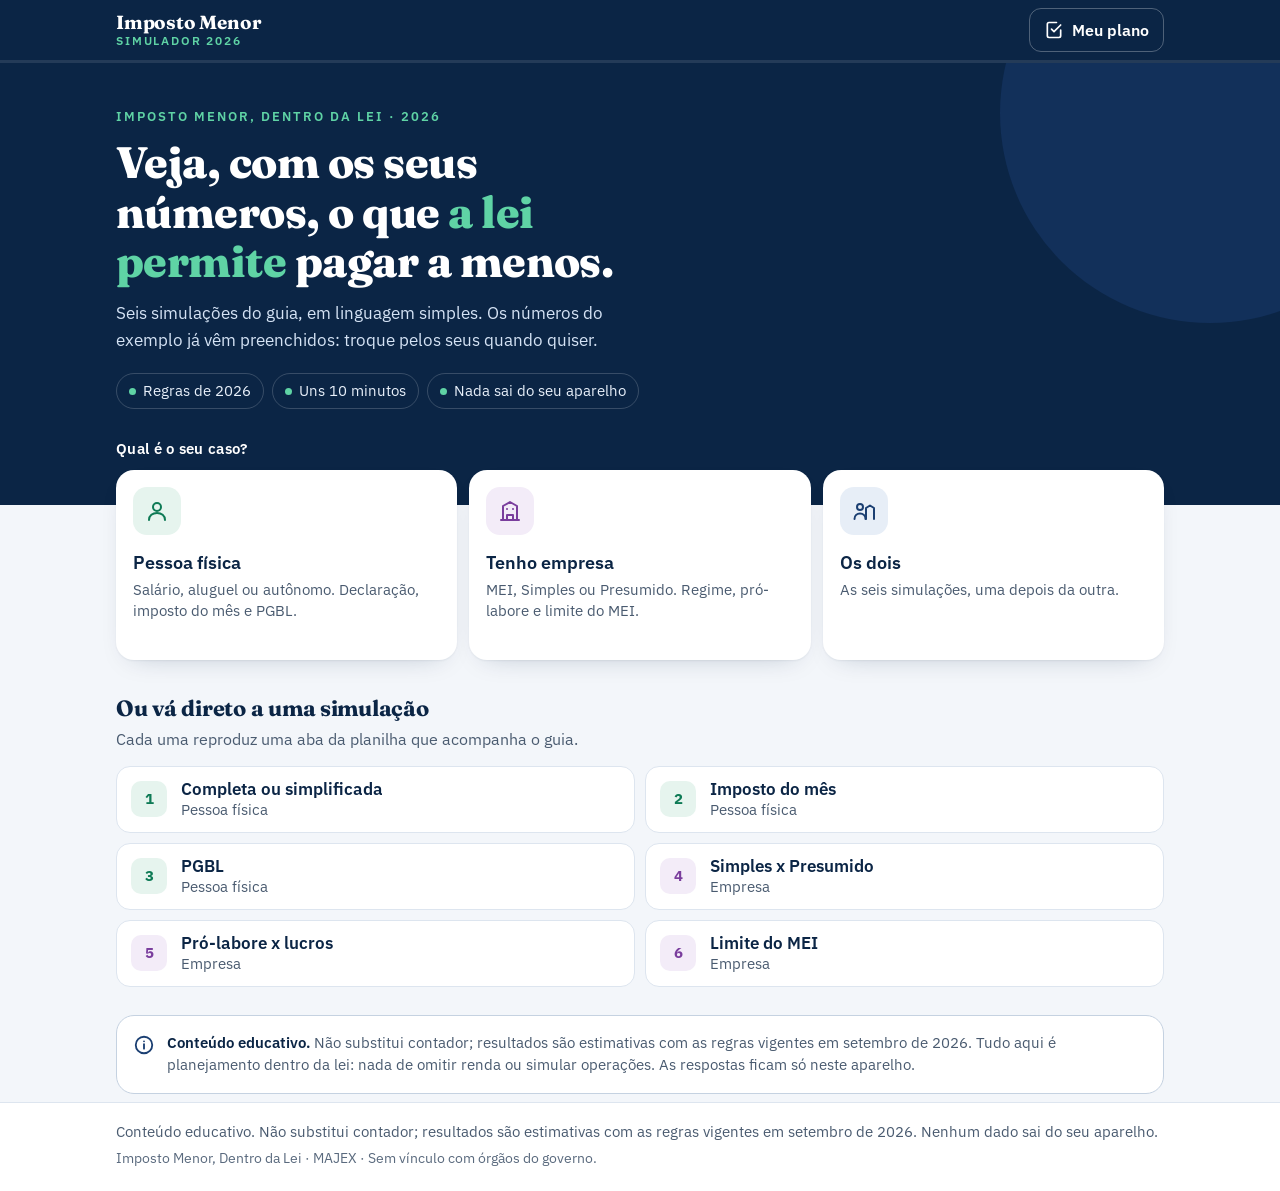
<file: imposto/painel-7q4k/index.html>
<!DOCTYPE html>
<html lang="pt-BR">
<head>
<meta charset="utf-8">
<meta name="viewport" content="width=device-width, initial-scale=1, viewport-fit=cover">
<meta name="robots" content="noindex,nofollow">
<meta name="referrer" content="no-referrer">
<title>Simulador Imposto Menor 2026</title>
<meta name="description" content="Área interativa do guia Imposto Menor, Dentro da Lei: seis simulações com as regras de 2026, em linguagem simples.">
<meta name="theme-color" content="#0B2545">
<link rel="icon" href="data:image/svg+xml,%3Csvg xmlns='http://www.w3.org/2000/svg' viewBox='0 0 32 32'%3E%3Crect width='32' height='32' rx='8' fill='%230B2545'/%3E%3Cpath d='M9 17l5 5 9-11' fill='none' stroke='%235FD3A5' stroke-width='3.5' stroke-linecap='round' stroke-linejoin='round'/%3E%3C/svg%3E">
<link rel="preconnect" href="https://fonts.googleapis.com"><link rel="preconnect" href="https://fonts.gstatic.com" crossorigin>
<link href="https://fonts.googleapis.com/css2?family=Fraunces:opsz,wght@9..144,600..800&family=IBM+Plex+Sans:wght@400;500;600;700&display=swap" rel="stylesheet">
<link rel="stylesheet" href="estilo.css">
</head>
<body>
<a class="pular" href="#app">Ir para o conteúdo</a>
<header class="topo" role="banner">
  <div class="topo-in">
    <a class="marca" href="#/" aria-label="Simulador Imposto Menor 2026 — início">
      <span class="marca-nome">Imposto Menor</span>
      <span class="marca-tag">Simulador 2026</span>
    </a>
    <a class="topo-plano" href="#/plano">
      <svg width="20" height="20" viewBox="0 0 24 24" fill="none" stroke="currentColor" stroke-width="2" stroke-linecap="round" stroke-linejoin="round" aria-hidden="true"><path d="M9 11l3 3 8-8"/><path d="M20 12v7a2 2 0 0 1-2 2H6a2 2 0 0 1-2-2V5a2 2 0 0 1 2-2h9"/></svg>
      Meu plano
    </a>
  </div>
  <div class="progresso" aria-hidden="true"><i id="progresso"></i></div>
</header>

<main id="app" tabindex="-1">
  <noscript><div class="wrap"><p class="aviso-js">O simulador precisa de JavaScript ligado no navegador. Os mesmos cálculos estão na planilha que acompanha o guia.</p></div></noscript>
</main>

<footer class="rodape" role="contentinfo">
  <div class="wrap">
    <p id="aviso-rodape"></p>
    <p class="rodape-marca">Imposto Menor, Dentro da Lei · MAJEX · Sem vínculo com órgãos do governo.</p>
  </div>
</footer>

<script src="motor.js"></script>
<script src="guia.js"></script>
<script src="calculadoras.js"></script>
<script src="app.js"></script>
</body>
</html>
</file>
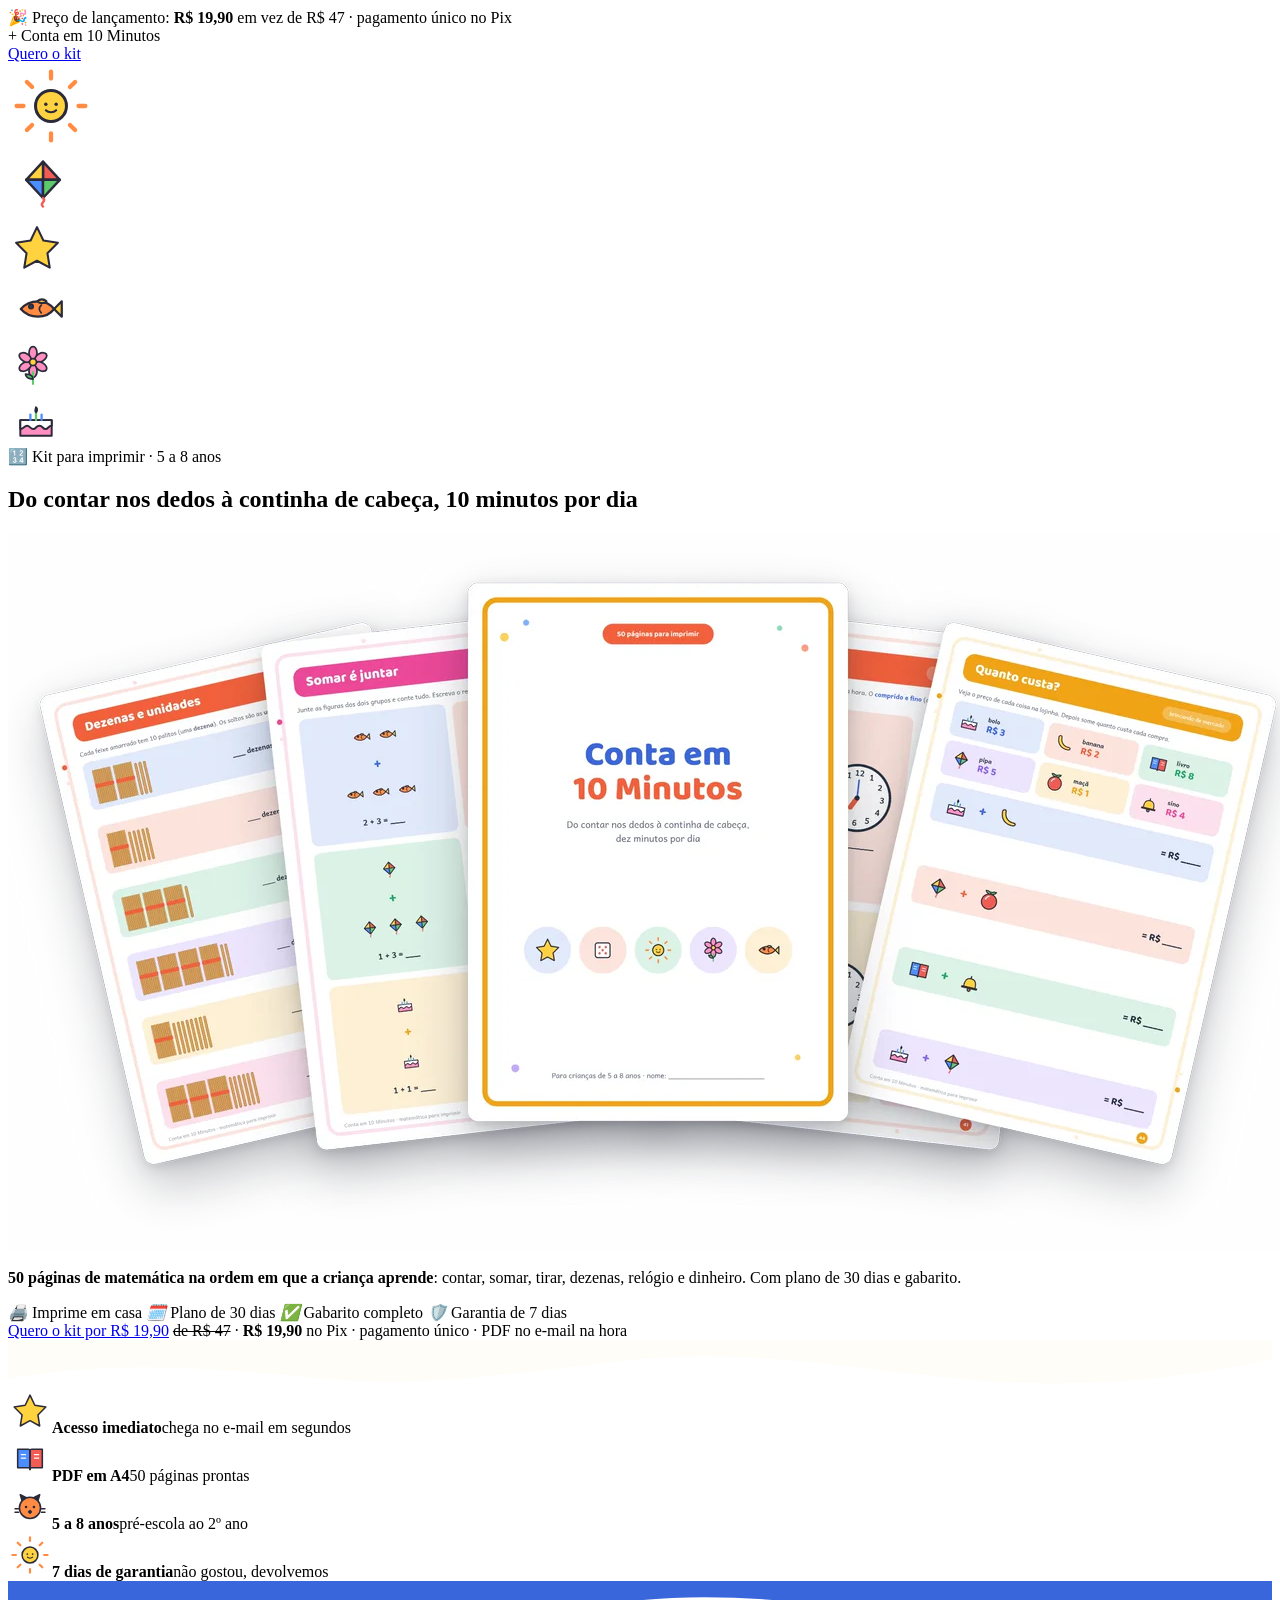
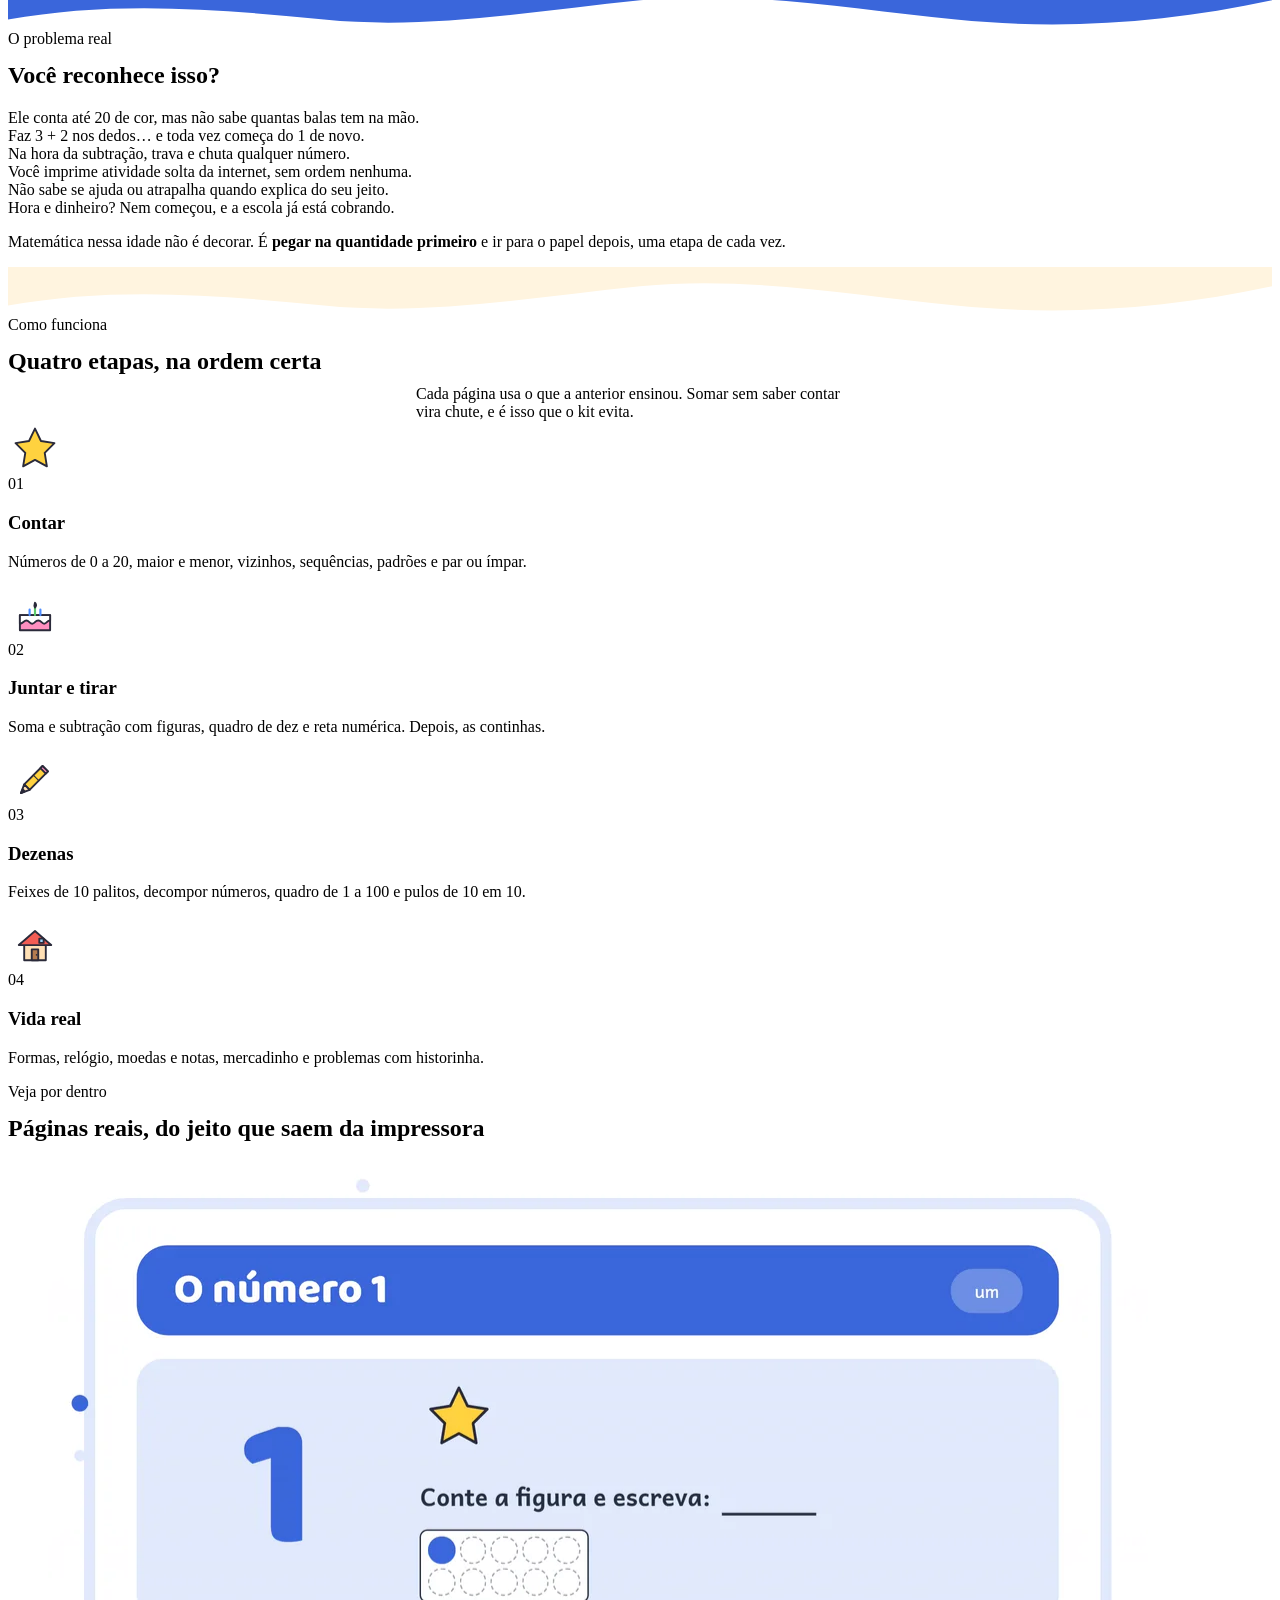
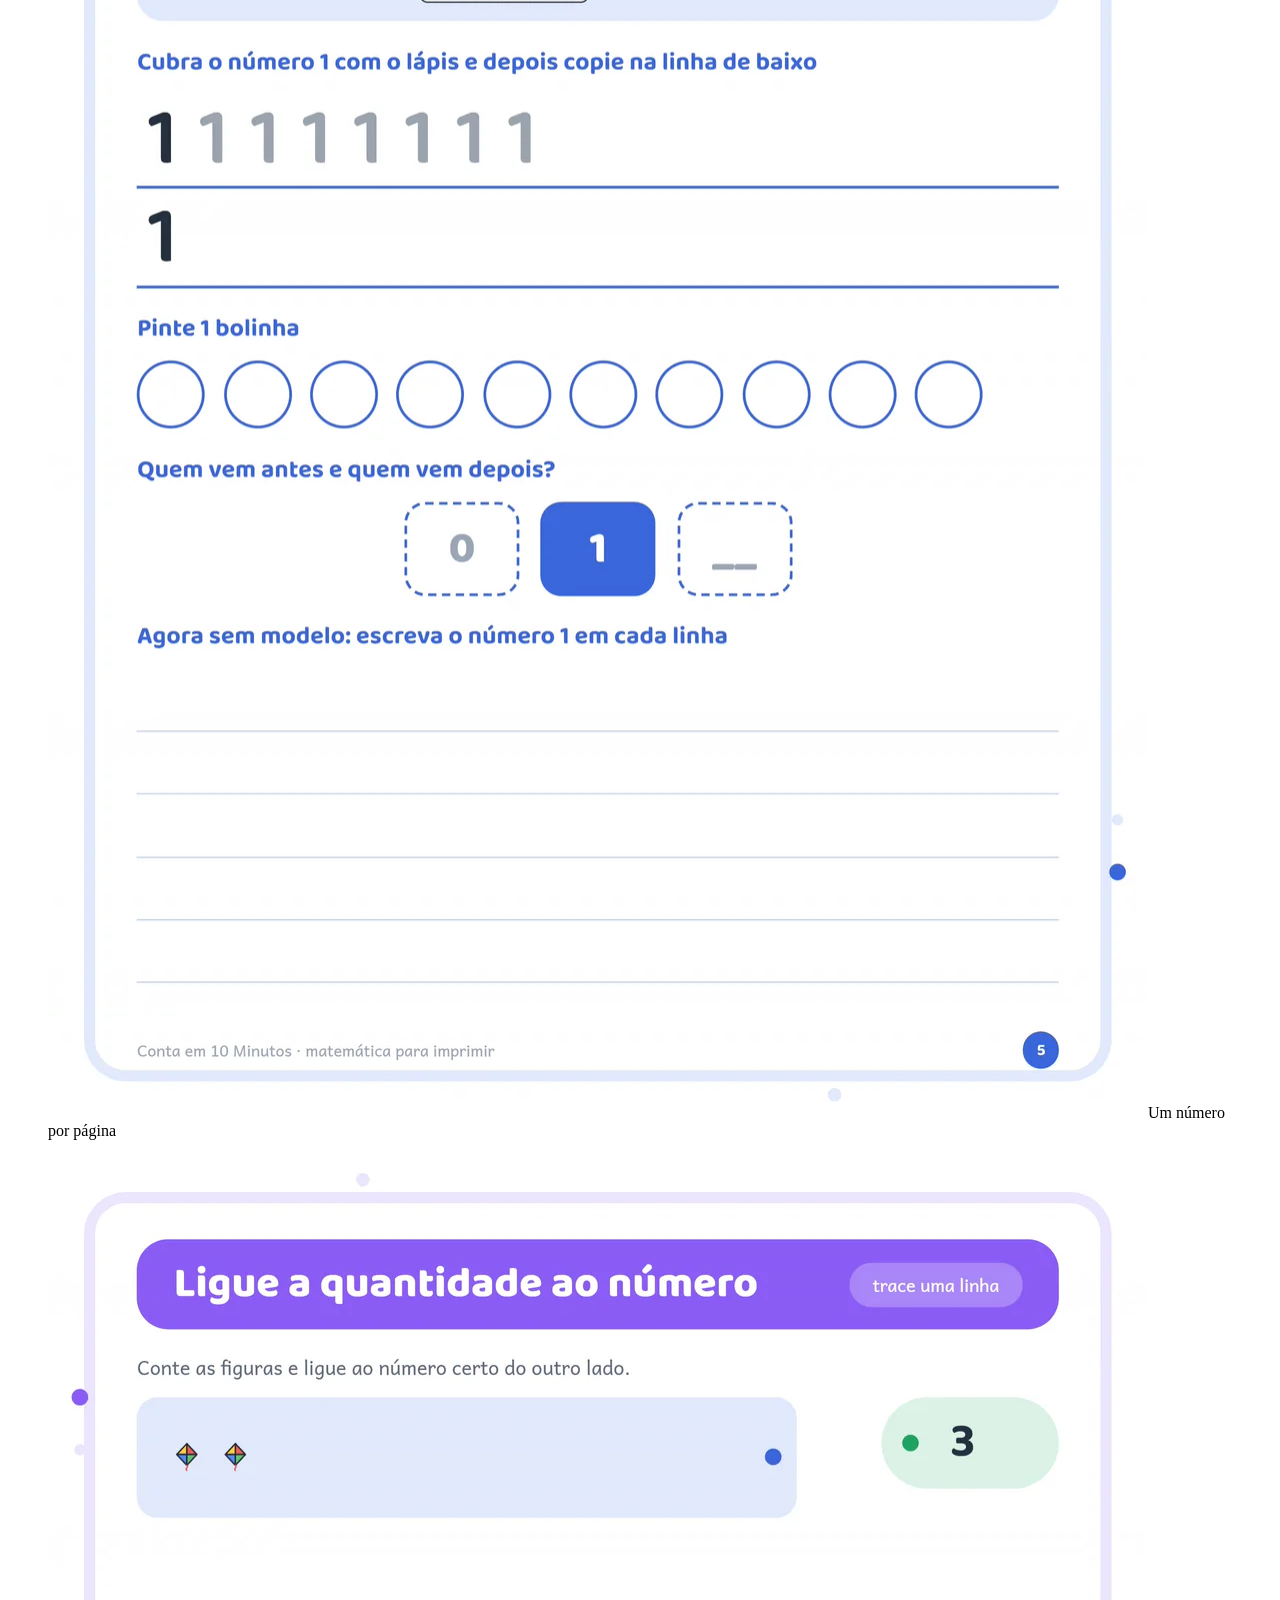
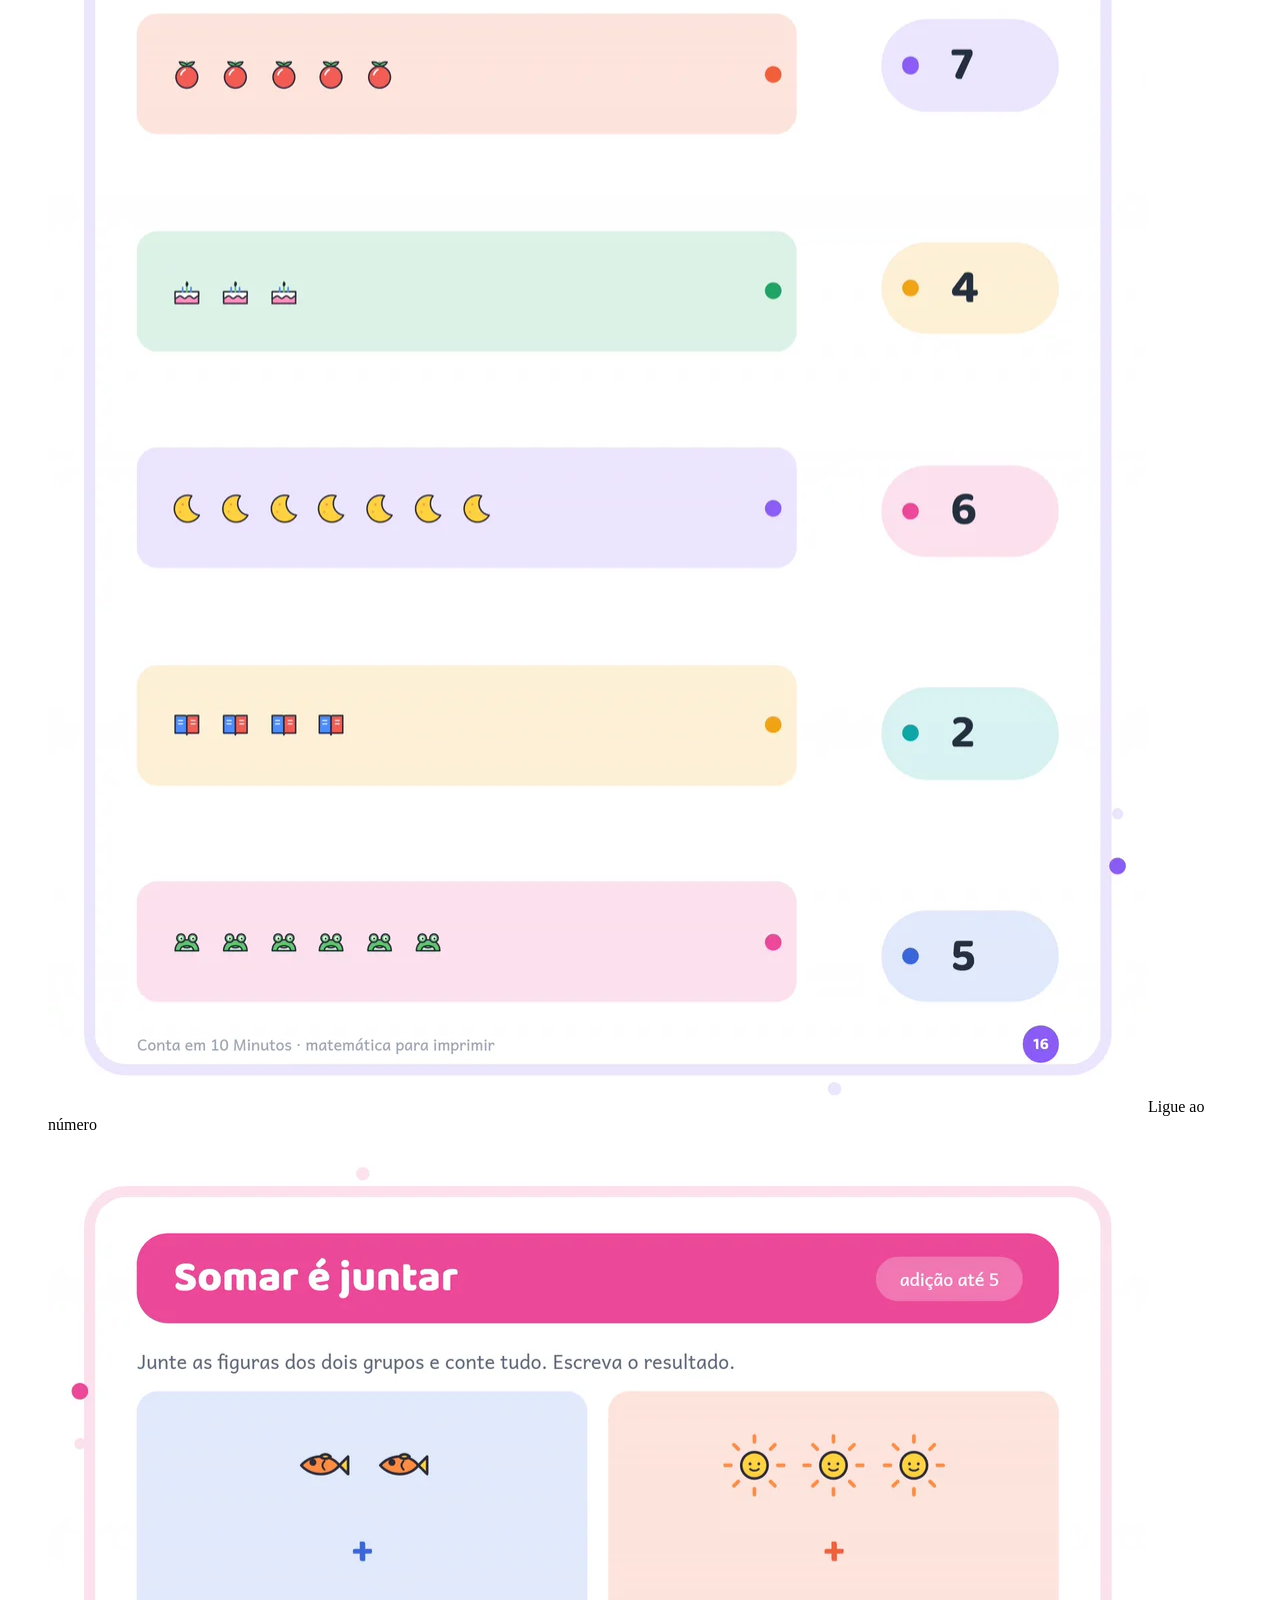
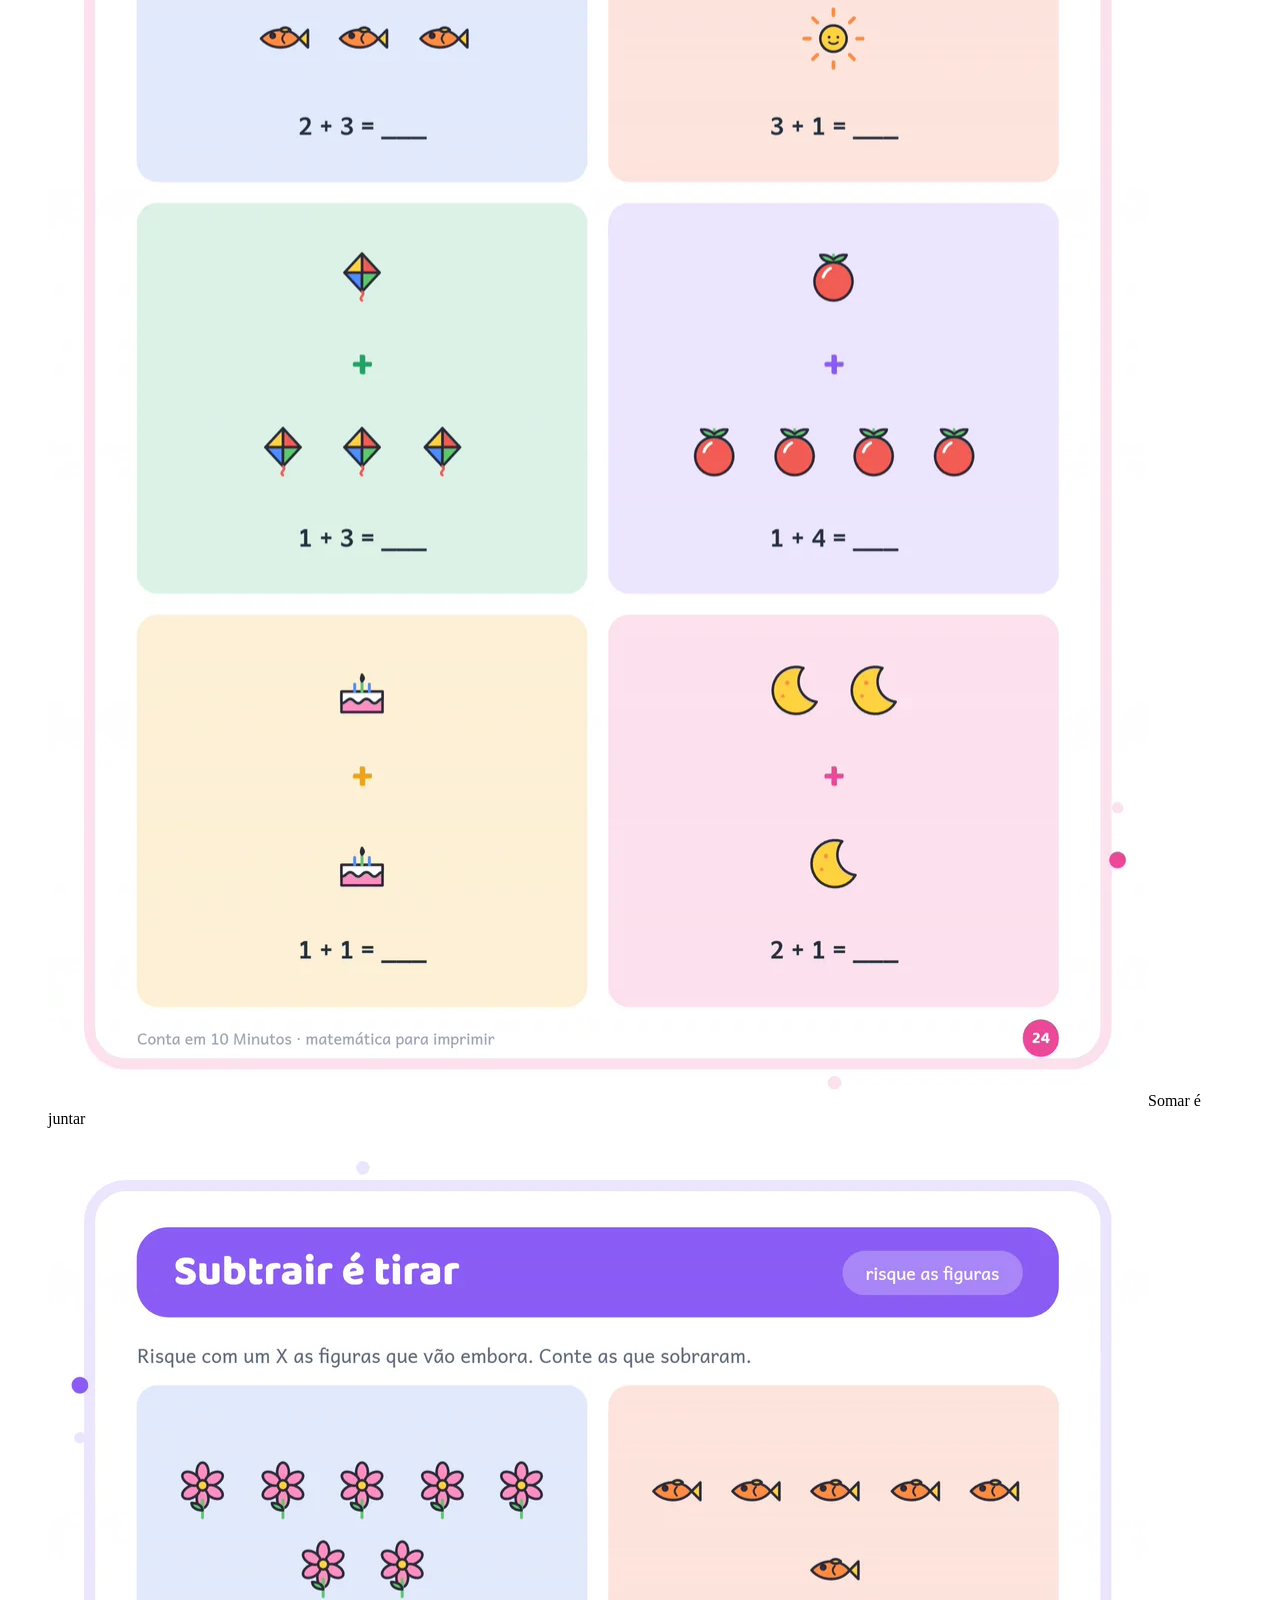
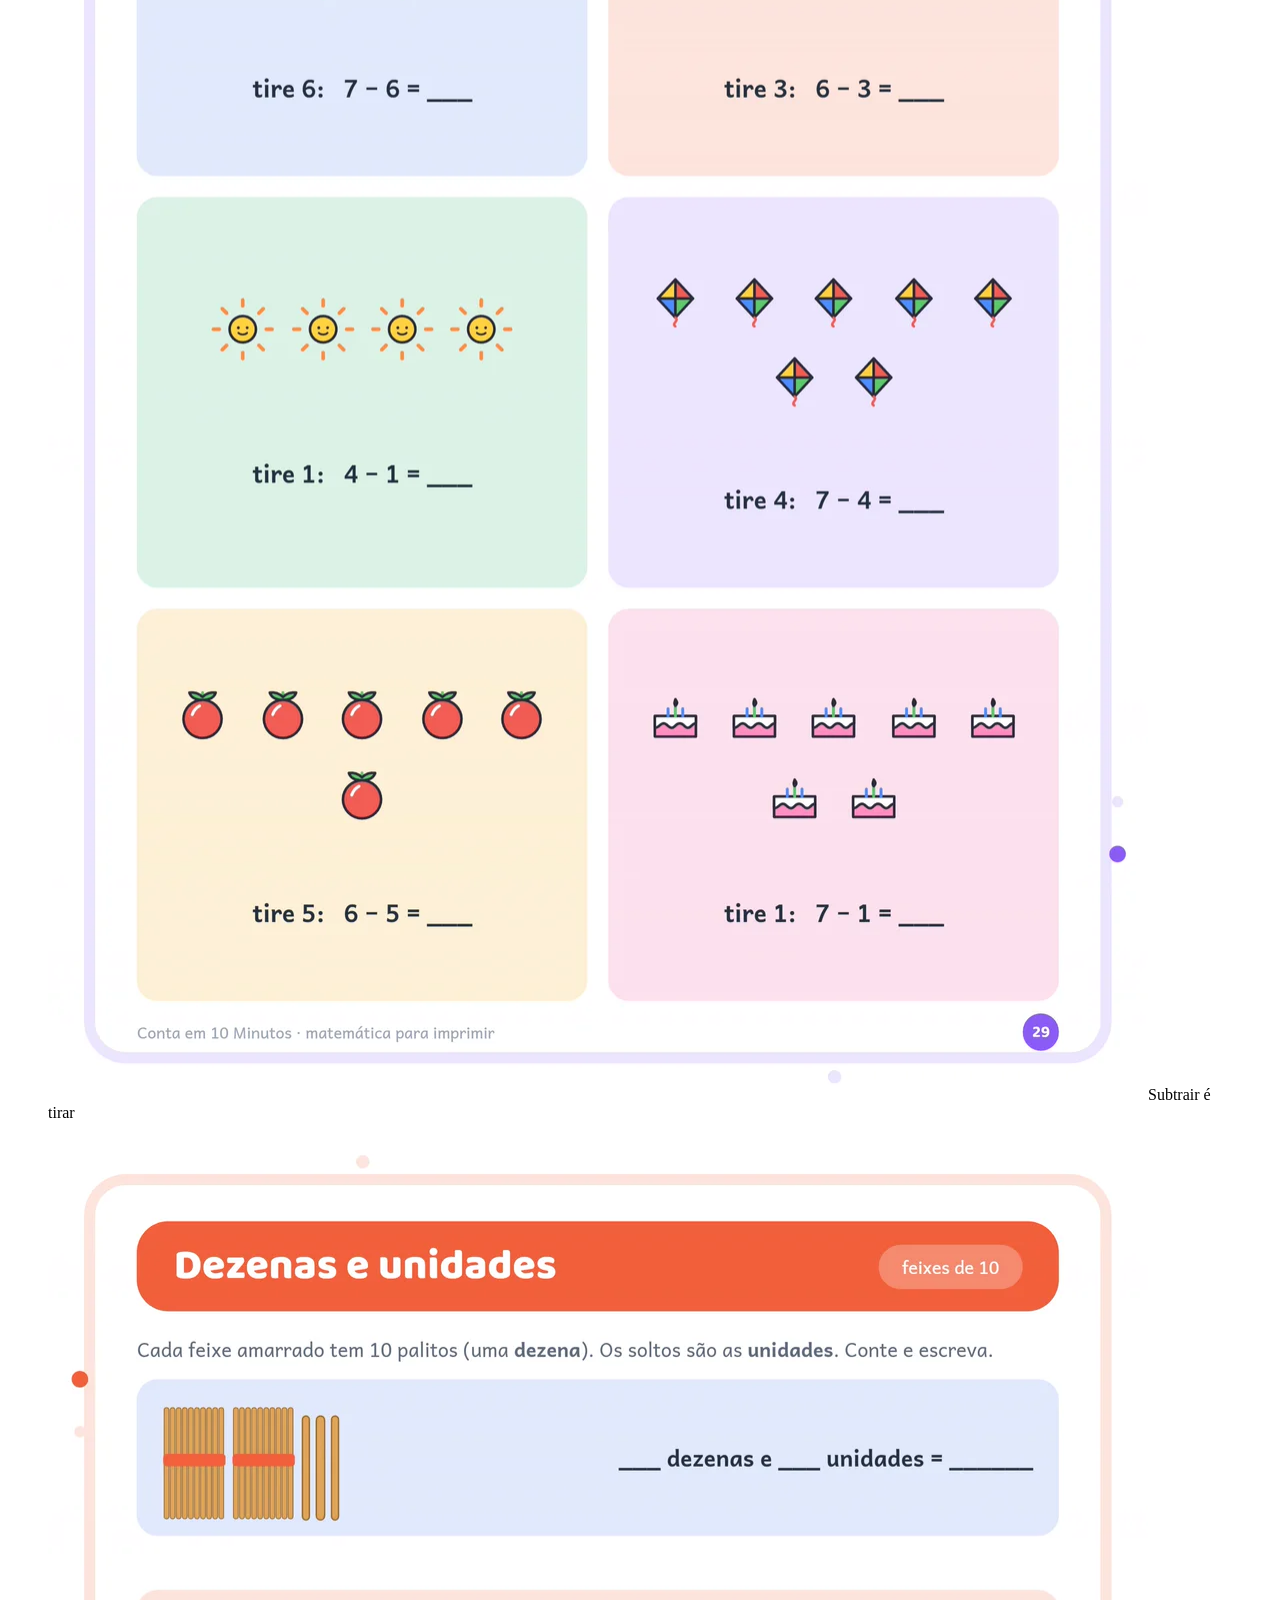
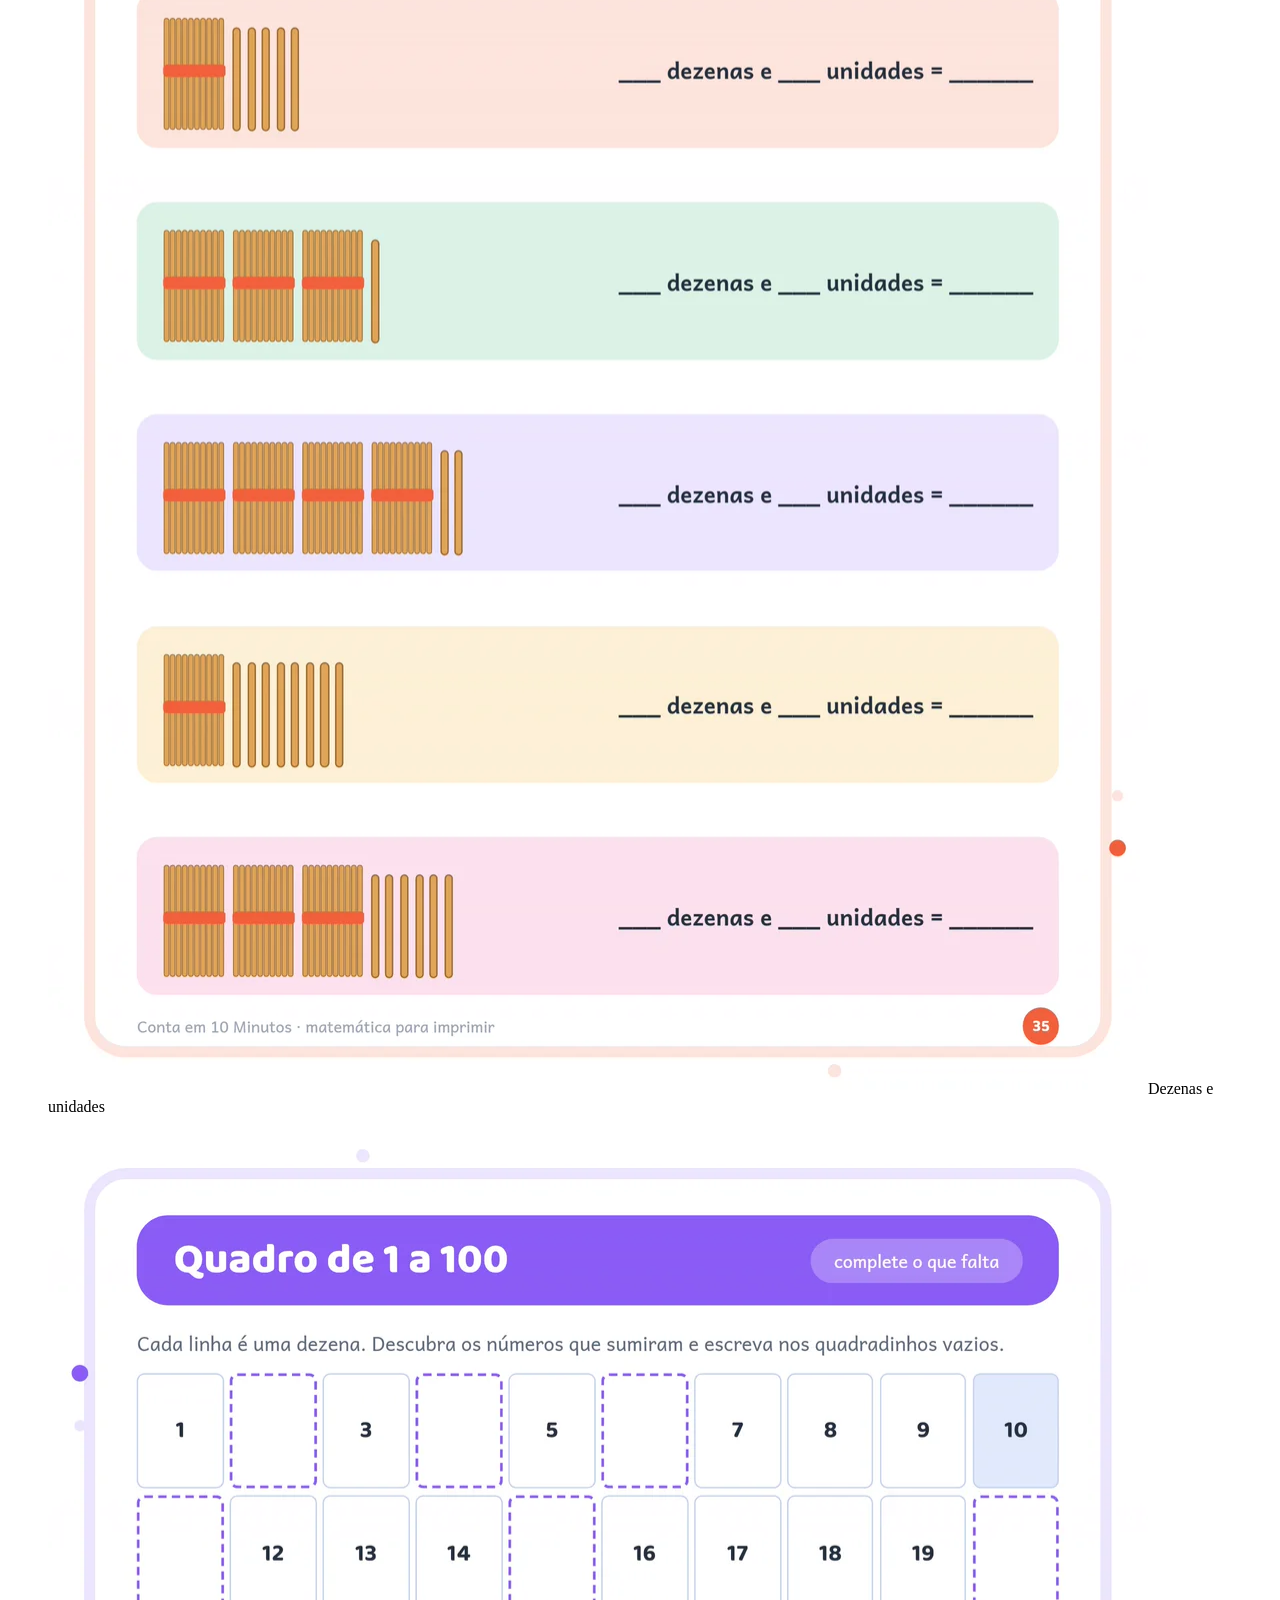
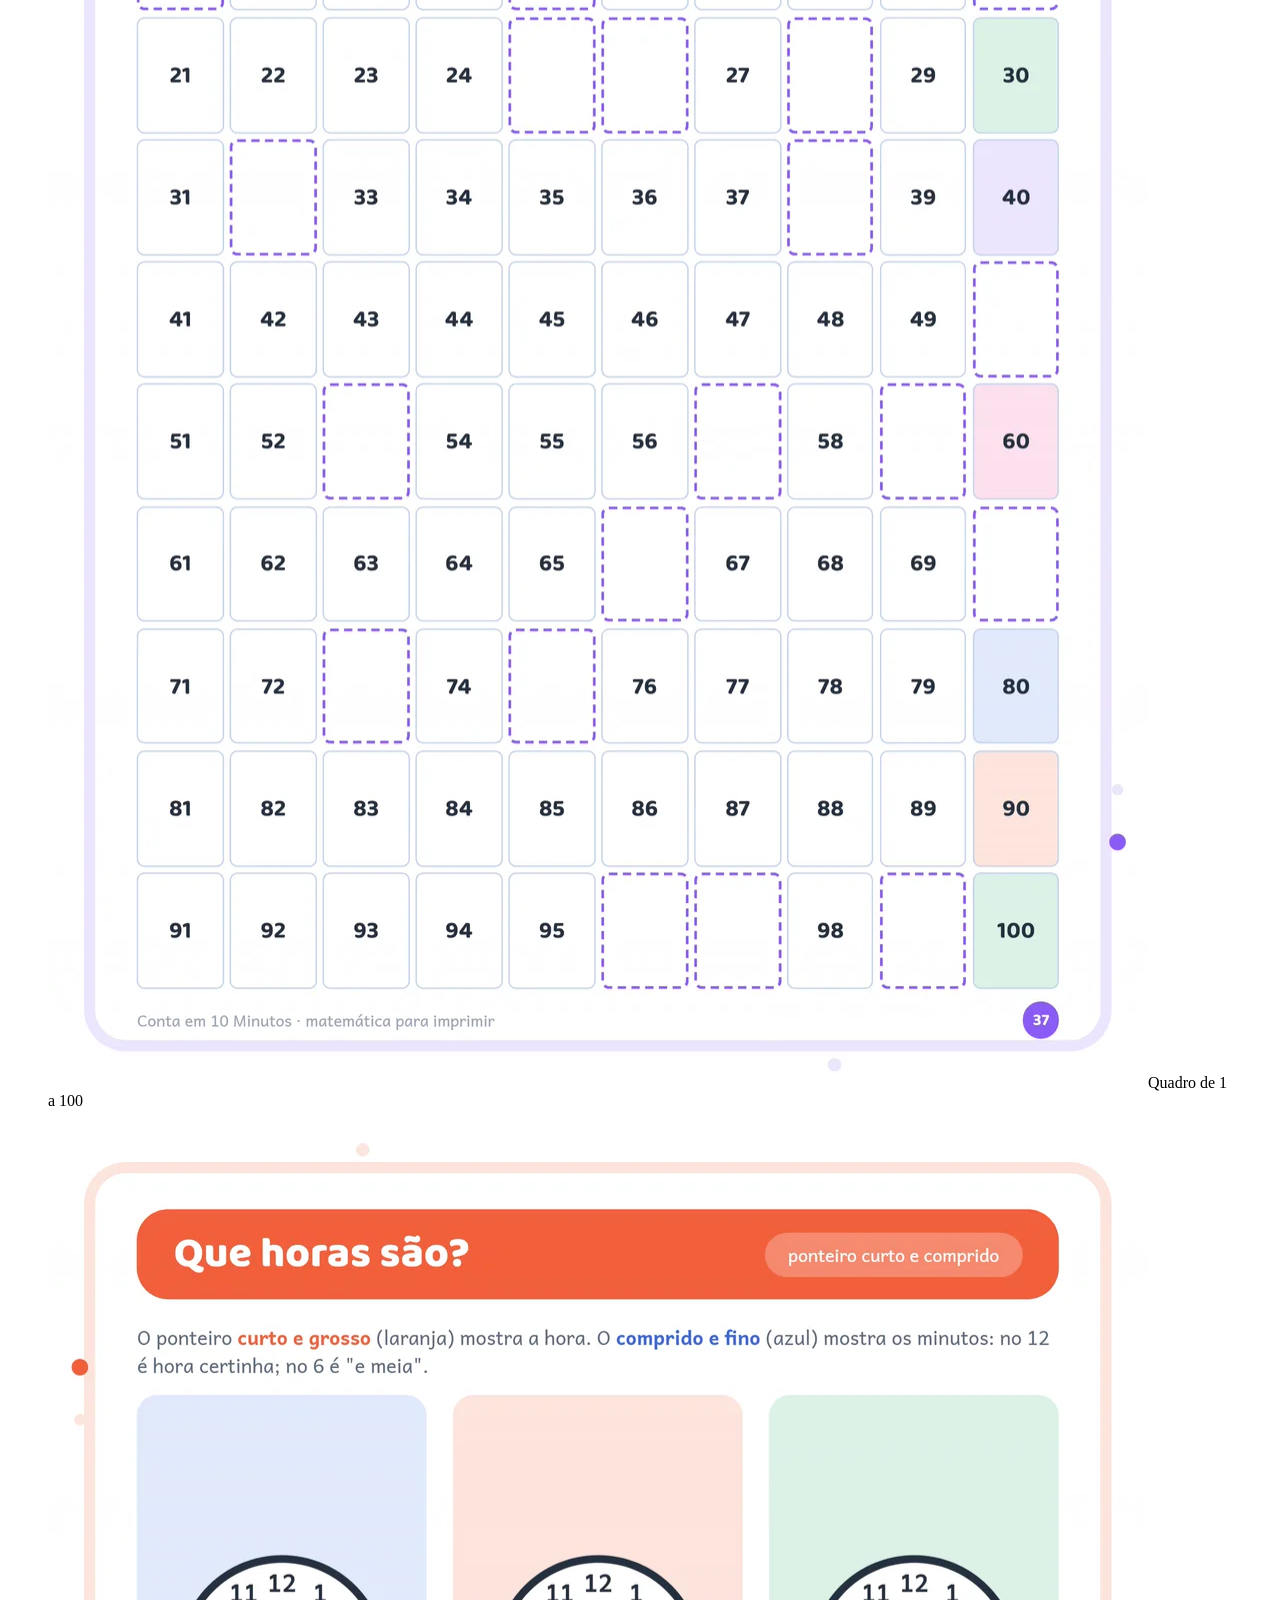
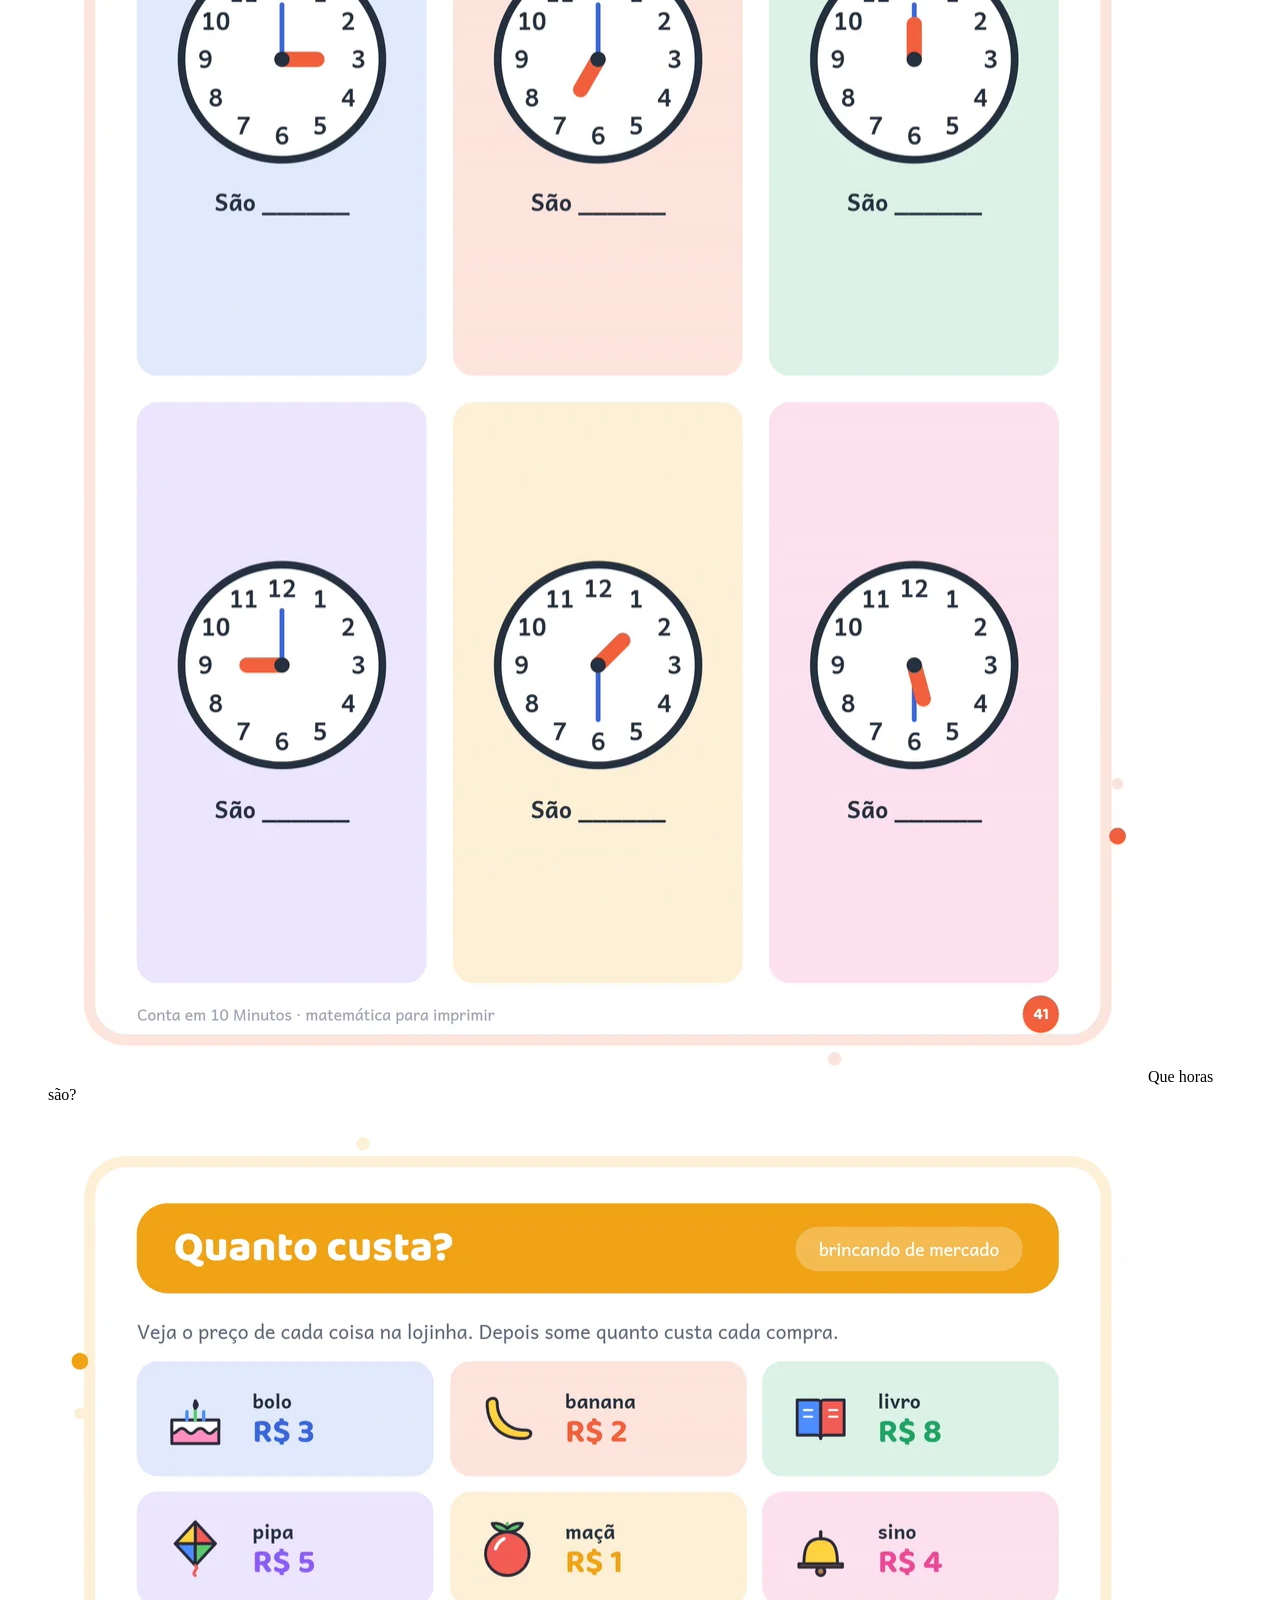
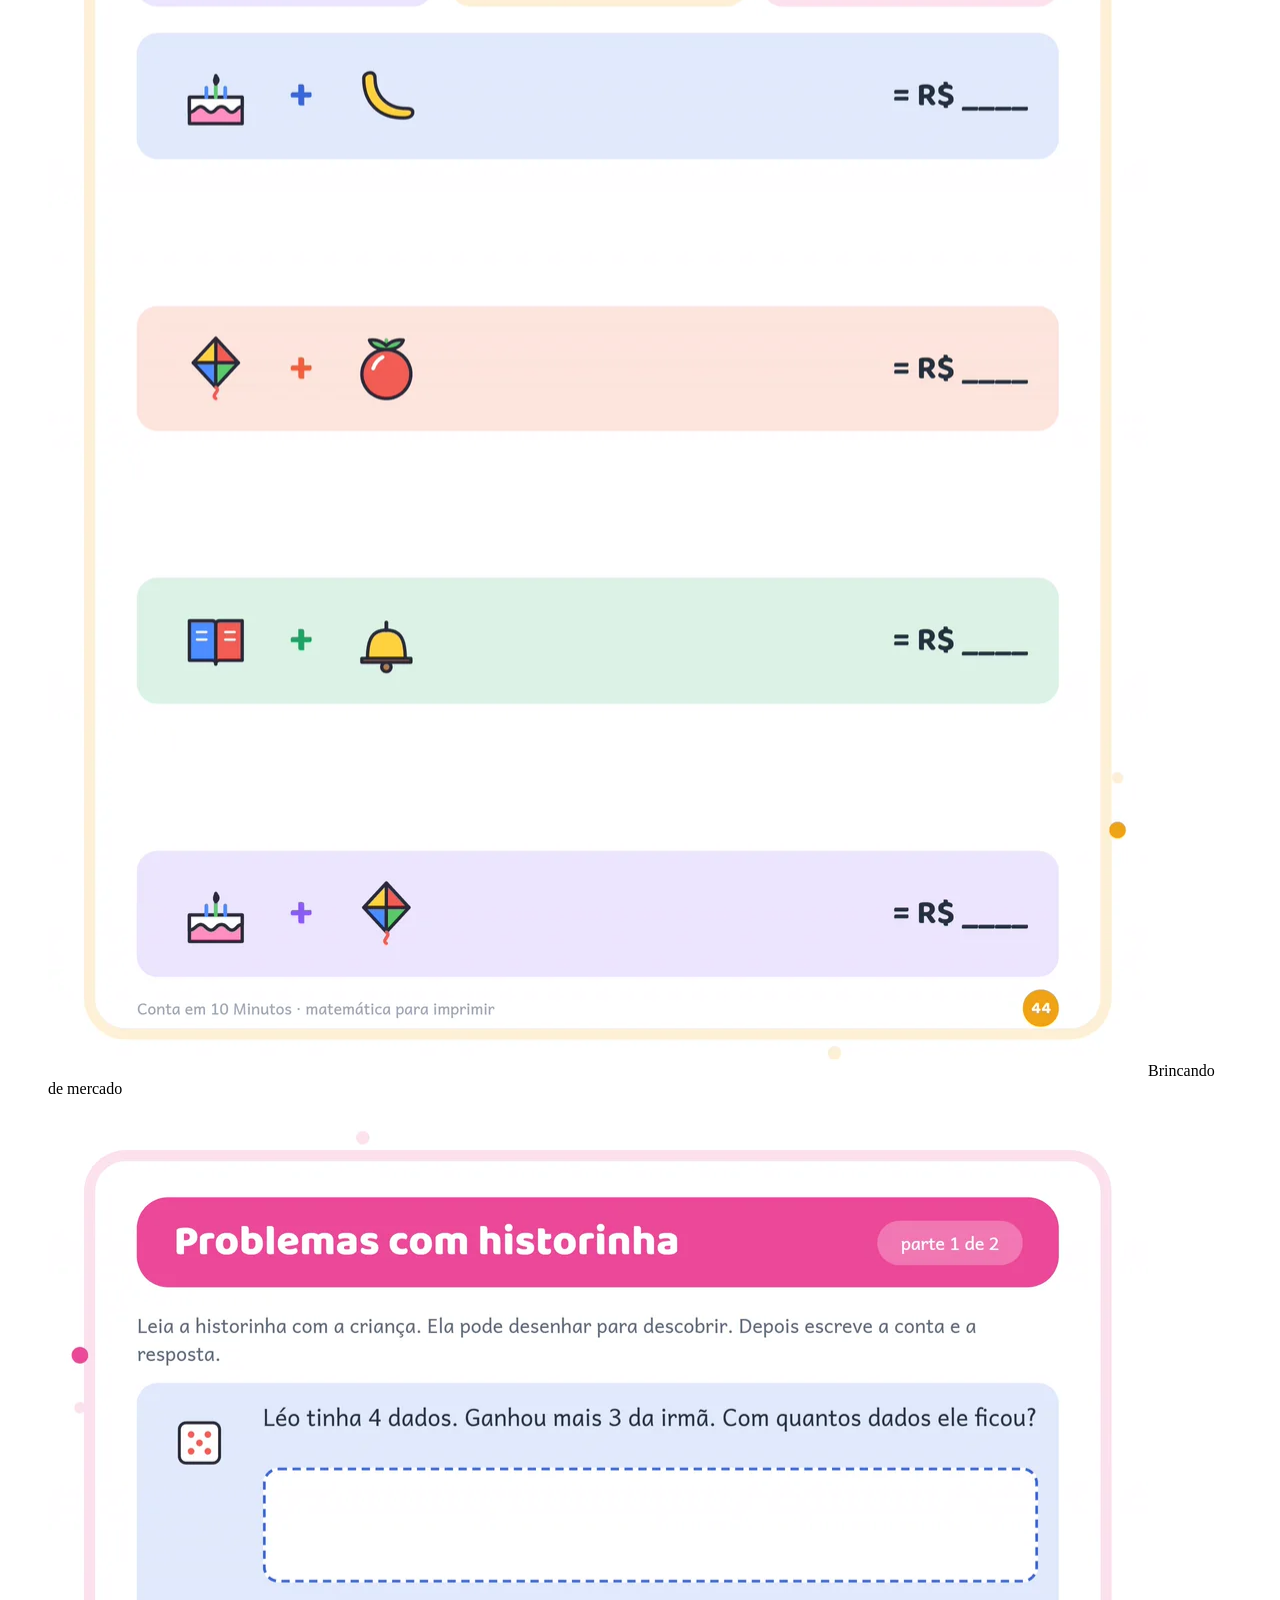
<file: conta/_corpo.html>
</head>
<body>

<div class="prog" id="prog" aria-hidden="true"></div>

<div class="top" id="top">
  <div class="top__in"><span class="top__x">🎉 Preço de lançamento: </span><b>R$ 19,90</b> em vez de R$ 47 · pagamento único no Pix</div>
</div>

<header class="nav" id="nav">
  <div class="wrap nav__in">
    <div class="brand"><span class="brand__b brand__b--azul">+</span> Conta em 10 Minutos</div>
    <a href="#ofertas" class="btn btn--sm" data-checkout>Quero o kit</a>
  </div>
</header>

<main>
<section class="hero">
  <div class="blob blob--1" aria-hidden="true"></div>
  <div class="blob blob--2" aria-hidden="true"></div>
  <div class="blob blob--3" aria-hidden="true"></div>
  <div class="fig fig--1" aria-hidden="true"><img src="img/fig/sol.svg" alt="" width="86" height="86"></div>
  <div class="fig fig--2" aria-hidden="true"><img src="img/fig/pipa.svg" alt="" width="70" height="70"></div>
  <div class="fig fig--3" aria-hidden="true"><img src="img/fig/estrela.svg" alt="" width="58" height="58"></div>
  <div class="fig fig--4" aria-hidden="true"><img src="img/fig/peixe.svg" alt="" width="64" height="64"></div>
  <div class="fig fig--5" aria-hidden="true"><img src="img/fig/flor.svg" alt="" width="50" height="50"></div>
  <div class="fig fig--6" aria-hidden="true"><img src="img/fig/bolo.svg" alt="" width="56" height="56"></div>
  <div class="wrap hero__in">
    <div class="eyebrow r">🔢 Kit para imprimir · 5 a 8 anos</div>
    <h1 class="r" data-d="1">Do contar nos dedos à <span class="hl">continha de cabeça</span>, 10 minutos por dia</h1>

    <div class="hero__mock r" data-d="2">
      <img src="img/hero.webp" srcset="img/hero.webp 1300w, img/hero-2x.webp 2600w" sizes="(max-width: 640px) 80vw, 900px" alt="Páginas do kit Conta em 10 Minutos espalhadas em leque" width="1300" height="720" fetchpriority="high">
    </div>

    <p class="lead hero__sub r" data-d="3"><b>50 páginas de matemática na ordem em que a criança aprende</b>: contar, somar, tirar, dezenas, relógio e dinheiro. Com plano de 30 dias e gabarito.</p>

    <div class="checks r" data-d="4">
      <span><i>🖨️</i> Imprime em casa</span>
      <span><i>🗓️</i> Plano de 30 dias</span>
      <span><i>✅</i> Gabarito completo</span>
      <span><i>🛡️</i> Garantia de 7 dias</span>
    </div>

    <div class="hero__cta r" data-d="5">
      <a href="#ofertas" class="btn btn--lg btn--pulse" data-checkout>Quero o kit por R$ 19,90</a>
      <span class="hero__price"><s>de R$ 47</s> · <b>R$ 19,90</b> no Pix · pagamento único · PDF no e-mail na hora</span>
    </div>
  </div>
</section>

<section class="seals">
  <svg class="wv" viewBox="0 0 1440 56" preserveAspectRatio="none" aria-hidden="true"><path d="M0 0h1440v22c-120 26-240 34-360 22s-240-34-360-22-240 34-360 22S120 22 0 44z" fill="#FFFDF7"/></svg>
  <div class="dots" aria-hidden="true"></div>
  <div class="wrap seals__g">
    <div class="seal r"><i><img src="img/fig/estrela.svg" alt="" width="44" height="44"></i><b>Acesso imediato</b><span>chega no e-mail em segundos</span></div>
    <div class="seal r" data-d="1"><i><img src="img/fig/livro.svg" alt="" width="44" height="44"></i><b>PDF em A4</b><span>50 páginas prontas</span></div>
    <div class="seal r" data-d="2"><i><img src="img/fig/gato.svg" alt="" width="44" height="44"></i><b>5 a 8 anos</b><span>pré-escola ao 2º ano</span></div>
    <div class="seal r" data-d="3"><i><img src="img/fig/sol.svg" alt="" width="44" height="44"></i><b>7 dias de garantia</b><span>não gostou, devolvemos</span></div>
  </div>
</section>

<section class="pain">
  <svg class="wv" viewBox="0 0 1440 56" preserveAspectRatio="none" aria-hidden="true"><path d="M0 0h1440v22c-120 26-240 34-360 22s-240-34-360-22-240 34-360 22S120 22 0 44z" fill="#3A66DB"/></svg>
  <div class="dots" aria-hidden="true"></div>
  <div class="wrap">
    <span class="eyebrow r">O problema real</span>
    <h2 class="r sw" data-d="1" style="margin-top:14px">Você reconhece isso?</h2>
    <div class="pain__g narrow">
      <div class="r">Ele conta até 20 de cor, mas não sabe quantas balas tem na mão.</div>
      <div class="r" data-d="1">Faz 3 + 2 nos dedos… e toda vez começa do 1 de novo.</div>
      <div class="r" data-d="2">Na hora da subtração, trava e chuta qualquer número.</div>
      <div class="r" data-d="3">Você imprime atividade solta da internet, sem ordem nenhuma.</div>
      <div class="r" data-d="4">Não sabe se ajuda ou atrapalha quando explica do seu jeito.</div>
      <div class="r" data-d="5">Hora e dinheiro? Nem começou, e a escola já está cobrando.</div>
    </div>
    <p class="pain__p r">Matemática nessa idade não é decorar. É <b>pegar na quantidade primeiro</b> e ir para o papel depois, uma etapa de cada vez.</p>
  </div>
</section>

<section class="steps">
  <svg class="wv" viewBox="0 0 1440 56" preserveAspectRatio="none" aria-hidden="true"><path d="M0 0h1440v22c-120 26-240 34-360 22s-240-34-360-22-240 34-360 22S120 22 0 44z" fill="#FFF4DF"/></svg>
  <div class="wrap center">
    <span class="eyebrow r">Como funciona</span>
    <h2 class="r sw" data-d="1" style="margin:14px 0 10px">Quatro etapas, na ordem certa</h2>
    <p class="lead r" data-d="2" style="max-width:56ch;margin:0 auto">Cada página usa o que a anterior ensinou. Somar sem saber contar vira chute, e é isso que o kit evita.</p>
    <div class="steps__g" style="text-align:left">
      <div class="st r"><img class="st__f" src="img/fig/estrela.svg" alt="" width="54" height="54"><div class="st__n">01</div><h3>Contar</h3><p>Números de 0 a 20, maior e menor, vizinhos, sequências, padrões e par ou ímpar.</p></div>
      <div class="st r" data-d="1"><img class="st__f" src="img/fig/bolo.svg" alt="" width="54" height="54"><div class="st__n">02</div><h3>Juntar e tirar</h3><p>Soma e subtração com figuras, quadro de dez e reta numérica. Depois, as continhas.</p></div>
      <div class="st r" data-d="2"><img class="st__f" src="img/fig/lapis.svg" alt="" width="54" height="54"><div class="st__n">03</div><h3>Dezenas</h3><p>Feixes de 10 palitos, decompor números, quadro de 1 a 100 e pulos de 10 em 10.</p></div>
      <div class="st r" data-d="3"><img class="st__f" src="img/fig/casa.svg" alt="" width="54" height="54"><div class="st__n">04</div><h3>Vida real</h3><p>Formas, relógio, moedas e notas, mercadinho e problemas com historinha.</p></div>
    </div>
  </div>
</section>

<section class="gal">
  <div class="wrap center">
    <span class="eyebrow r">Veja por dentro</span>
    <h2 class="r sw" data-d="1" style="margin-top:14px">Páginas reais, do jeito que saem da impressora</h2>
  </div>
  <div class="gal__track" id="gal">
    <figure class="gcard r"><img src="img/previa-1.webp" alt="Página O número 1" width="1100" height="1556" loading="lazy"><span>Um número por página</span></figure>
    <figure class="gcard r" data-d="1"><img src="img/previa-3.webp" alt="Ligue a quantidade ao número" width="1100" height="1556" loading="lazy"><span>Ligue ao número</span></figure>
    <figure class="gcard r" data-d="2"><img src="img/previa-4.webp" alt="Somar é juntar" width="1100" height="1556" loading="lazy"><span>Somar é juntar</span></figure>
    <figure class="gcard r" data-d="3"><img src="img/previa-5.webp" alt="Subtrair é tirar" width="1100" height="1556" loading="lazy"><span>Subtrair é tirar</span></figure>
    <figure class="gcard r" data-d="4"><img src="img/previa-6.webp" alt="Dezenas e unidades com feixes" width="1100" height="1556" loading="lazy"><span>Dezenas e unidades</span></figure>
    <figure class="gcard r" data-d="5"><img src="img/previa-7.webp" alt="Quadro de 1 a 100" width="1100" height="1556" loading="lazy"><span>Quadro de 1 a 100</span></figure>
    <figure class="gcard r" data-d="5"><img src="img/previa-8.webp" alt="Que horas são" width="1100" height="1556" loading="lazy"><span>Que horas são?</span></figure>
    <figure class="gcard r" data-d="5"><img src="img/previa-9.webp" alt="Quanto custa, brincando de mercado" width="1100" height="1556" loading="lazy"><span>Brincando de mercado</span></figure>
    <figure class="gcard r" data-d="5"><img src="img/previa-10.webp" alt="Problemas com historinha" width="1100" height="1556" loading="lazy"><span>Problemas com historinha</span></figure>
    <figure class="gcard r" data-d="5"><img src="img/previa-plano.webp" alt="Plano de 30 dias" width="1100" height="1556" loading="lazy"><span>Plano de 30 dias</span></figure>
    <figure class="gcard r" data-d="5"><img src="img/previa-11.webp" alt="Gabarito com as respostas" width="1100" height="1556" loading="lazy"><span>Gabarito</span></figure>
    <figure class="gcard r" data-d="5"><img src="img/previa-certificado.webp" alt="Certificado de matemático" width="1100" height="1556" loading="lazy"><span>Certificado</span></figure>
  </div>
  <div class="wrap"><div class="hint">← arraste para ver mais →</div></div>
</section>

<section class="inside">
  <svg class="wv" viewBox="0 0 1440 56" preserveAspectRatio="none" aria-hidden="true"><path d="M0 0h1440v22c-120 26-240 34-360 22s-240-34-360-22-240 34-360 22S120 22 0 44z" fill="#FFFDF7"/></svg>
  <div class="dots" aria-hidden="true"></div>
  <div class="wrap center">
    <span class="eyebrow r">O que vem dentro</span>
    <h2 class="r sw" data-d="1" style="margin-top:14px">50 páginas. Imprime hoje, usa hoje.</h2>
    <div class="inside__g" style="text-align:left">
      <div class="ic r"><b>13</b><h3>Números de 0 a 10</h3><p>Uma página para cada número, para contar, cobrir e escrever. Mais quadro, conte e escreva e ligue ao número.</p></div>
      <div class="ic r" data-d="1"><b>7</b><h3>Até 20 e raciocínio</h3><p>De 11 a 20, maior e menor, vizinhos, complete a sequência, padrões e par ou ímpar.</p></div>
      <div class="ic r" data-d="2"><b>10</b><h3>Somar e subtrair</h3><p>Juntar e tirar com figuras, quadro de dez, reta numérica, formando 10 e “somar ou subtrair?”.</p></div>
      <div class="ic r"><b>5</b><h3>Dezenas e o 100</h3><p>Feixes de 10, decompor números, quadro de 1 a 100, pulos de 10 em 10 e contas até 20.</p></div>
      <div class="ic r" data-d="1"><b>8</b><h3>Matemática da vida</h3><p>Formas geométricas, que horas são, moedas e notas, mercadinho e problemas com historinha.</p></div>
      <div class="ic r" data-d="2"><b>1</b><h3>Jogo de tabuleiro</h3><p>Corrida da soma, para 2 a 4 pessoas, com dado e tampinhas. Para brincar em família.</p></div>
      <div class="ic ic--d r" data-d="3"><b>+6</b><h3>Páginas de apoio</h3><p>Capa, guia de como usar, plano de 30 dias, ficha “Minha evolução” com 12 habilidades, gabarito com todas as respostas e certificado de matemático.</p></div>
    </div>
  </div>
</section>

<section class="tst">
  <svg class="wv" viewBox="0 0 1440 56" preserveAspectRatio="none" aria-hidden="true"><path d="M0 0h1440v22c-120 26-240 34-360 22s-240-34-360-22-240 34-360 22S120 22 0 44z" fill="#FFF4DF"/></svg>
  <div class="wrap center">
    <span class="eyebrow r">Para você que ensina em casa</span>
    <h2 class="r sw" data-d="1" style="margin-top:14px">O guia diz exatamente o que fazer</h2>
    <div class="tst__g" style="text-align:left">
      <figure class="tq r"><div>✋ 1</div><blockquote>Primeiro com a mão, depois no papel. Antes de cada página, conte com feijão, tampinha ou lápis.</blockquote><cite>do guia “Como usar”</cite></figure>
      <figure class="tq r" data-d="1"><div>⏱ 2</div><blockquote>Uma página por dia, no máximo duas. Pare enquanto ela ainda quer continuar.</blockquote><cite>do guia “Como usar”</cite></figure>
      <figure class="tq r" data-d="2"><div>🔎 3</div><blockquote>Erro é pista. Peça para ela explicar como pensou: o erro mostra o que falta ensinar.</blockquote><cite>do guia “Como usar”</cite></figure>
    </div>
  </div>
</section>

<section class="offer" id="ofertas">
  <svg class="wv" viewBox="0 0 1440 56" preserveAspectRatio="none" aria-hidden="true"><path d="M0 0h1440v22c-120 26-240 34-360 22s-240-34-360-22-240 34-360 22S120 22 0 44z" fill="#FFFDF7"/></svg>
  <div class="dots" aria-hidden="true"></div>
  <div class="wrap center">
    <span class="eyebrow r">Oferta de lançamento</span>
    <h2 class="r sw" data-d="1" style="margin-top:14px">Menos que um lanche, para o ano todo</h2>
    <div class="plans plans--um">
      <div class="plan plan--hot r" style="text-align:left">
        <span class="plan__tag">⭐ Acesso imediato</span>
        <h3>Kit Conta em 10 Minutos</h3>
        <p class="plan__s">Matemática do contar à continha de cabeça</p>
        <div class="plan__p"><s>de R$ 47</s><b>R$ 19,90</b><i>pagamento único</i></div>
        <div class="plan__eco">Preço de lançamento</div>
        <ul>
          <li><b>50 páginas</b> em PDF A4, prontas para imprimir</li>
          <li>Números de 0 a 20, soma, subtração e dezenas</li>
          <li>Formas, relógio, dinheiro e problemas com historinha</li>
          <li>Jogo de tabuleiro Corrida da soma</li>
          <li>Plano de 30 dias com a página de cada dia e ficha de evolução</li>
          <li>Gabarito com todas as respostas e certificado</li>
        </ul>
        <a href="#" class="btn" data-checkout>Quero o kit agora</a>
        <div class="plan__f">Pix, cartão, Google Pay ou PicPay · compra processada pela Cakto</div>
        <p class="plan__n" style="font-size:13px;line-height:1.5;color:var(--soft);background:var(--cream);border-radius:12px;padding:10px 12px;margin-top:12px">Ao tocar no botão você vai para a página de pagamento da <b>Cakto</b>, que processa a compra. Ela pede nome, e-mail, celular e CPF para gerar o Pix e enviar o acesso (e soma R$ 0,99 de taxa da plataforma). O PDF chega no seu e-mail em cerca de 1 minuto.</p>
      </div>
    </div>

    <div class="guar" style="text-align:left">
      <i>🛡️</i>
      <div><h3>Garantia de 7 dias</h3><p>Imprimiu, usou e não gostou? Peça o reembolso em até 7 dias e você recebe 100% de volta. Sem perguntas.</p></div>
    </div>
  </div>
</section>

<section class="faq">
  <svg class="wv" viewBox="0 0 1440 56" preserveAspectRatio="none" aria-hidden="true"><path d="M0 0h1440v22c-120 26-240 34-360 22s-240-34-360-22-240 34-360 22S120 22 0 44z" fill="#EEF3FF"/></svg>
  <div class="wrap narrow">
    <div class="center"><span class="eyebrow r">Dúvidas</span><h2 class="r sw" data-d="1" style="margin-top:14px">Perguntas frequentes</h2></div>
    <div class="faq__l">
      <div class="fq"><button class="fq__q">Para qual idade serve?</button><div class="fq__a"><p>De 5 a 8 anos, da pré-escola ao 2º ano. O plano segue a ordem do kit e mostra a página de cada dia. A criança de 7 ou 8 anos costuma passar rápido pelas primeiras páginas de números e gastar mais tempo em soma, subtração e dezenas.</p></div></div>
      <div class="fq"><button class="fq__q">Como eu recebo?</button><div class="fq__a"><p>Logo depois do pagamento chega um e-mail com o acesso. Você baixa o PDF e imprime em casa ou numa papelaria. Se não chegar em alguns minutos, olhe a caixa de spam ou escreva para <a href="mailto:contapb133@gmail.com">contapb133@gmail.com</a>.</p></div></div>
      <div class="fq"><button class="fq__q">Precisa imprimir colorido?</button><div class="fq__a"><p>Não precisa. O kit é colorido, mas as figuras têm contorno forte e os fundos são claros, então as páginas funcionam em preto e branco também.</p></div></div>
      <div class="fq"><button class="fq__q">Serve para professora usar em sala?</button><div class="fq__a"><p>Serve. Muitas atividades funcionam como tarefa de casa ou reforço, e o gabarito ajuda na correção.</p></div></div>
      <div class="fq"><button class="fq__q">Meu filho já sabe somar. Vale a pena?</button><div class="fq__a"><p>Vale para as etapas seguintes: dezenas, quadro de 1 a 100, horas, dinheiro e problemas com historinha. Comece pela página em que ele ainda erra.</p></div></div>
      <div class="fq"><button class="fq__q">Por que o pagamento pede CPF?</button><div class="fq__a"><p>A Cakto, plataforma que processa o pagamento, pede o CPF para gerar a cobrança no Pix e emitir o comprovante. Seus dados ficam com ela; nós não vemos nem guardamos seu cartão.</p></div></div>
      <div class="fq"><button class="fq__q">Tem alguma taxa?</button><div class="fq__a"><p>A plataforma de pagamento soma R$ 0,99 de taxa de serviço. No Pix, o total fica R$ 20,89, uma vez só.</p></div></div>
      <div class="fq"><button class="fq__q">Quem está vendendo?</button><div class="fq__a"><p>A MAJEX. O pagamento e a entrega são feitos pela Cakto, com garantia de 7 dias pelo próprio sistema dela. Dúvidas: <a href="mailto:contapb133@gmail.com">contapb133@gmail.com</a>.</p></div></div>
      <div class="fq"><button class="fq__q">E se eu não gostar?</button><div class="fq__a"><p>Você tem 7 dias de garantia. Pediu o reembolso dentro do prazo, recebe o valor de volta.</p></div></div>
    </div>
  </div>
</section>

<section class="final">
  <svg class="wv" viewBox="0 0 1440 56" preserveAspectRatio="none" aria-hidden="true"><path d="M0 0h1440v22c-120 26-240 34-360 22s-240-34-360-22-240 34-360 22S120 22 0 44z" fill="#FFF4DF"/></svg>
  <div class="dots" aria-hidden="true"></div>
  <div class="fig fig--f1" aria-hidden="true"><img src="img/fig/estrela.svg" alt="" width="72" height="72"></div>
  <div class="fig fig--f2" aria-hidden="true"><img src="img/fig/flor.svg" alt="" width="54" height="54"></div>
  <div class="fig fig--f3" aria-hidden="true"><img src="img/fig/sol.svg" alt="" width="64" height="64"></div>
  <div class="fig fig--f4" aria-hidden="true"><img src="img/fig/peixe.svg" alt="" width="60" height="60"></div>
  <div class="wrap">
    <span class="eyebrow r">Comece hoje</span>
    <h2 class="r" data-d="1">Dez minutos hoje. Uma etapa por dia, na ordem certa.</h2>
    <p class="r" data-d="2">50 páginas na ordem certa, plano de 30 dias e gabarito. Por R$ 19,90, uma vez só.</p>
    <a href="#" class="btn btn--lg r" data-d="3" data-checkout>Quero o Conta em 10 Minutos</a>
    <p class="final__m">Garantia de 7 dias · acesso imediato por e-mail</p>
  </div>
</section>
</main>

<footer class="foot">MAJEX · Conta em 10 Minutos · material de apoio para imprimir em casa<br>Suporte: <a href="mailto:contapb133@gmail.com">contapb133@gmail.com</a></footer>

<div class="bar" id="bar"><div><b>R$ 19,90</b><span>no Pix · pagamento único</span></div><a href="#" class="btn btn--sm" data-checkout>Quero o kit de contas</a></div>

<script>
/* ===== CONFIGURAÇÃO ===== */
var CHECKOUT = "https://pay.cakto.com.br/xkn5p4v";
var PRECO = 19.90, PRODUTO = "Conta em 10 Minutos";
var TIKTOK_PIXEL = "DAQ49UJC77U1JKBFUR2G";   /* pixel "MAJEX - Sites" (Events Manager do TikTok) */
var GOOGLE_TAG = "AW-18470251762";   /* tag do Google Ads (conta 622-986-8680) */
var META_PIXEL = "";
</script>
<script>
(function(){
  "use strict";
  if(TIKTOK_PIXEL){
    !function(w,d,t){w.TiktokAnalyticsObject=t;var ttq=w[t]=w[t]||[];ttq.methods=["page","track","identify","instances","debug","on","off","once","ready","alias","group","enableCookie","disableCookie"];ttq.setAndDefer=function(t,e){t[e]=function(){t.push([e].concat(Array.prototype.slice.call(arguments,0)))}};for(var i=0;i<ttq.methods.length;i++)ttq.setAndDefer(ttq,ttq.methods[i]);ttq.load=function(e,n){var i="https://analytics.tiktok.com/i18n/pixel/events.js";ttq._i=ttq._i||{};ttq._i[e]=[];ttq._i[e]._u=i;ttq._t=ttq._t||{};ttq._t[e]=+new Date;ttq._o=ttq._o||{};ttq._o[e]=n||{};var o=d.createElement("script");o.type="text/javascript";o.async=!0;o.src=i+"?sdkid="+e+"&lib="+t;var a=d.getElementsByTagName("script")[0];a.parentNode.insertBefore(o,a)};ttq.load(TIKTOK_PIXEL);ttq.page();}(window,document,"ttq");
    ttq.track("ViewContent",{content_name:PRODUTO,value:PRECO,currency:"BRL"});
  }
  if(GOOGLE_TAG){
    var g = document.createElement("script"); g.async = true; g.src = "https://www.googletagmanager.com/gtag/js?id=" + GOOGLE_TAG;
    document.head.appendChild(g);
    window.dataLayer = window.dataLayer || []; window.gtag = function(){ dataLayer.push(arguments); };
    gtag("js", new Date()); gtag("config", GOOGLE_TAG);
  }
  if(META_PIXEL){
    !function(f,b,e,v,n,t,s){if(f.fbq)return;n=f.fbq=function(){n.callMethod?n.callMethod.apply(n,arguments):n.queue.push(arguments)};if(!f._fbq)f._fbq=n;n.push=n;n.loaded=!0;n.version="2.0";n.queue=[];t=b.createElement(e);t.async=!0;t.src=v;s=b.getElementsByTagName(e)[0];s.parentNode.insertBefore(t,s)}(window,document,"script","https://connect.facebook.net/en_US/fbevents.js");
    fbq("init",META_PIXEL); fbq("track","PageView");
  }

  var qs = new URLSearchParams(location.search), passa = new URLSearchParams();
  qs.forEach(function(v,k){ if(/^(utm_|ttclid$|fbclid$|gclid$|src$|sck$)/.test(k)) passa.set(k,v); });
  var destino = CHECKOUT + (passa.toString() ? "?" + passa.toString() : "");
  document.querySelectorAll("[data-checkout]").forEach(function(a){
    /* mesma aba: o navegador interno do TikTok/Instagram costuma ignorar links de nova aba */
    a.href = destino;
    a.addEventListener("click", function(e){
      e.preventDefault(); setTimeout(function(){ location.href = destino; }, 350);
      if(window.ttq) ttq.track("InitiateCheckout",{content_name:PRODUTO,value:PRECO,currency:"BRL"});
      if(window.fbq) fbq("track","InitiateCheckout",{content_name:PRODUTO,value:PRECO,currency:"BRL"});
      if(window.gtag) gtag("event","begin_checkout",{value:PRECO,currency:"BRL",items:[{item_name:PRODUTO}]});
    });
  });

  var io = new IntersectionObserver(function(es){ es.forEach(function(e){ if(e.isIntersecting){ e.target.classList.add("is-in"); io.unobserve(e.target); } }); },
    {threshold:.14, rootMargin:"0px 0px -6% 0px"});
  document.querySelectorAll(".r").forEach(function(el){ io.observe(el); });

  var nav = document.getElementById("nav"), prog = document.getElementById("prog"), bar = document.getElementById("bar"), tk = false;
  function onScroll(){ var y = scrollY, h = document.documentElement.scrollHeight - innerHeight;
    nav.classList.toggle("is-stuck", y > 30); prog.style.width = (h > 0 ? y/h*100 : 0) + "%"; bar.classList.toggle("is-up", y > innerHeight*.8); tk = false; }
  addEventListener("scroll", function(){ if(!tk){ requestAnimationFrame(onScroll); tk = true; } }, {passive:true});
  onScroll();

  document.querySelectorAll(".fq__q").forEach(function(b){
    b.addEventListener("click", function(){
      var it = b.parentElement, pn = it.querySelector(".fq__a"), aberto = it.classList.contains("is-open");
      document.querySelectorAll(".fq.is-open").forEach(function(o){ o.classList.remove("is-open"); });
      if(!aberto) it.classList.add("is-open");
    });
  });

  var g = document.getElementById("gal"), down = false, sx = 0, sl = 0;
  g.addEventListener("mousedown", function(e){ down = true; sx = e.pageX; sl = g.scrollLeft; g.style.cursor = "grabbing"; });
  ["mouseup","mouseleave"].forEach(function(ev){ g.addEventListener(ev, function(){ down = false; g.style.cursor = ""; }); });
  g.addEventListener("mousemove", function(e){ if(!down) return; e.preventDefault(); g.scrollLeft = sl - (e.pageX - sx)*1.3; });
})();
</script>
</body>
</html>
</file>
<file: imposto/painel-7q4k/estilo.css>
/* Simulador Imposto Menor 2026 — identidade da landing (navy, verde, menta; roxo para empresa).
   Mobile-first (390 px). Sem gradiente em nada que vá para a impressão. */
:root{
  --azul:#0B2545;--azul2:#13315C;--azul3:#1B3F72;
  --verde:#0E7A55;--verde2:#0B6446;--verde-cl:#E6F4EE;--menta:#5FD3A5;
  --roxo:#7A3E9D;--roxo2:#65327F;--roxo-cl:#F3ECF8;
  --txt:#16202E;--suave:#4A5B70;--fraco:#5A6A7E;--linha:#DDE5EF;--linha2:#C5D2E1;--fundo:#F3F6FA;--branco:#fff;
  --alerta:#8A5A00;--alerta-cl:#FFF6DB;--alerta-bd:#F0D58A;
  --perigo:#A4262C;--perigo-cl:#FDECEC;--perigo-bd:#F2B8BB;
  --acento:var(--verde);--acento2:var(--verde2);--acento-cl:var(--verde-cl);
  --r:18px;--r-sm:12px;
  --sombra:0 1px 2px rgba(11,37,69,.06),0 10px 28px -16px rgba(11,37,69,.28);
  --serif:'Fraunces',Georgia,'Times New Roman',serif;
  --sans:'IBM Plex Sans',system-ui,-apple-system,'Segoe UI',Roboto,sans-serif;
}
*{box-sizing:border-box;margin:0;padding:0}
html{-webkit-text-size-adjust:100%;text-size-adjust:100%}
body{font-family:var(--sans);font-size:16px;line-height:1.55;color:var(--txt);background:var(--fundo);-webkit-font-smoothing:antialiased;min-height:100vh;display:flex;flex-direction:column;overflow-x:hidden}
main{flex:1;outline:none}
h1,h2,h3{font-family:var(--serif);font-weight:700;line-height:1.12;letter-spacing:-.012em;color:var(--azul)}
button,input,select{font:inherit;color:inherit}
button{cursor:pointer}
a{color:inherit}
strong,b{font-weight:600}
.num{font-variant-numeric:tabular-nums;white-space:nowrap}
.sr-only{position:absolute;width:1px;height:1px;padding:0;margin:-1px;overflow:hidden;clip:rect(0,0,0,0);white-space:nowrap;border:0}
.wrap{max-width:760px;margin:0 auto;padding:0 16px}
[hidden]{display:none!important}
:focus-visible{outline:3px solid var(--menta);outline-offset:2px}
h1[tabindex="-1"]:focus,main:focus{outline:none}
.pular{position:absolute;left:12px;top:-60px;background:#fff;color:var(--azul);padding:12px 16px;border-radius:10px;z-index:100;font-weight:600}
.pular:focus{top:10px}

/* ---------- topo ---------- */
.topo{position:sticky;top:0;z-index:40;background:var(--azul);color:#fff;padding-top:env(safe-area-inset-top)}
.topo-in{max-width:1080px;margin:0 auto;padding:0 16px;height:60px;display:flex;align-items:center;justify-content:space-between;gap:12px}
.marca{display:flex;flex-direction:column;text-decoration:none;line-height:1.1;min-height:44px;justify-content:center}
.marca-nome{font-family:var(--serif);font-weight:700;font-size:19px;letter-spacing:-.01em}
.marca-tag{font-size:11.5px;letter-spacing:.16em;text-transform:uppercase;color:var(--menta);font-weight:600;margin-top:2px}
.topo-plano{display:inline-flex;align-items:center;gap:8px;min-height:44px;padding:0 14px;border-radius:12px;border:1.5px solid rgba(255,255,255,.28);text-decoration:none;font-weight:600;font-size:15.5px;white-space:nowrap}
.topo-plano:hover{background:rgba(255,255,255,.08)}
.topo-plano[aria-current="page"]{background:var(--menta);color:var(--azul);border-color:var(--menta)}
.progresso{height:3px;background:rgba(255,255,255,.1)}
.progresso i{display:block;height:100%;width:0;background:var(--menta);transition:width .35s ease}

/* ---------- botões ---------- */
.btn{display:inline-flex;align-items:center;justify-content:center;gap:10px;min-height:52px;padding:0 22px;border-radius:14px;border:0;background:var(--acento);color:#fff;font-weight:600;font-size:17px;text-decoration:none;text-align:center;line-height:1.2;transition:background .15s,transform .1s}
.btn:hover{background:var(--acento2)}
.btn:active{transform:scale(.985)}
.btn-sec{background:#fff;color:var(--azul);border:1.5px solid var(--linha2)}
.btn-sec:hover{background:#F7FAFD;border-color:var(--azul3)}
.btn-txt{background:none;border:0;color:var(--suave);font-weight:600;min-height:48px;padding:0 10px;text-decoration:underline;text-underline-offset:3px;font-size:16px}
.btn-txt:hover{color:var(--azul)}
.btn-perigo{background:#fff;color:var(--perigo);border:1.5px solid var(--perigo-bd)}
.btn-perigo:hover{background:var(--perigo-cl)}
.btn-perigo.confirmar{background:var(--perigo);color:#fff;border-color:var(--perigo)}
.btn svg{flex:none}

/* ---------- início ---------- */
.hero{background:var(--azul);color:#fff;padding:30px 0 88px;position:relative;overflow:hidden}
.hero::after{content:"";position:absolute;right:-140px;top:-160px;width:420px;height:420px;border-radius:50%;background:var(--azul2);opacity:.9}
.hero .wrap{position:relative;z-index:1}
.hero-eyebrow{font-size:12.5px;letter-spacing:.16em;text-transform:uppercase;color:var(--menta);font-weight:600}
.hero h1{color:#fff;font-size:34px;font-weight:800;margin:12px 0 14px;max-width:560px}
.hero h1 em{font-style:normal;color:var(--menta)}
.hero p.sub{color:#D5E3F5;font-size:17px;max-width:540px}
.hero-fatos{display:flex;flex-wrap:wrap;gap:8px;margin-top:20px;list-style:none}
.hero-fatos li{font-size:14.5px;color:#E8F0FA;border:1px solid rgba(255,255,255,.18);border-radius:99px;padding:6px 12px;display:inline-flex;align-items:center;gap:7px}
.hero-fatos li i{width:7px;height:7px;border-radius:50%;background:var(--menta)}
.escolha{margin-top:-64px;position:relative;z-index:2}
.escolha-t{font-size:15px;font-family:var(--sans);font-weight:600;color:#fff;letter-spacing:.02em;margin-bottom:12px}
.cards-caso{display:grid;gap:12px}
.caso{display:flex;align-items:center;gap:14px;width:100%;text-align:left;background:#fff;border:1.5px solid transparent;border-radius:var(--r);padding:16px;box-shadow:var(--sombra);min-height:92px;transition:border-color .15s,transform .1s}
.caso:hover{border-color:var(--linha2)}
.caso:active{transform:scale(.99)}
.caso[aria-pressed="true"]{border-color:var(--c)}
.caso-ic{flex:none;width:48px;height:48px;border-radius:14px;display:grid;place-items:center;background:var(--c-cl);color:var(--c)}
.caso-tx{flex:1;min-width:0}
.caso-tx b{display:block;font-size:18px;color:var(--azul);font-weight:600}
.caso-tx span{display:block;font-size:15px;color:var(--suave);margin-top:2px;line-height:1.4}
.caso-seta{flex:none;color:var(--fraco)}
.continuar{margin-top:16px;background:#fff;border-radius:var(--r);padding:16px;box-shadow:var(--sombra);display:flex;flex-wrap:wrap;gap:12px;align-items:center;justify-content:space-between}
.continuar p{font-size:15.5px;color:var(--suave);flex:1 1 220px}
.continuar p b{color:var(--azul);display:block;font-size:16.5px}
.secao-t{font-size:22px;margin:36px 0 6px}
.secao-sub{color:var(--suave);font-size:16px;margin-bottom:14px}
.lista-mods{display:grid;gap:10px;list-style:none}
.mod-link{display:flex;align-items:center;gap:14px;background:#fff;border-radius:14px;padding:12px 14px;text-decoration:none;min-height:64px;border:1px solid var(--linha)}
.mod-link:hover{border-color:var(--linha2)}
.mod-n{flex:none;width:36px;height:36px;border-radius:10px;display:grid;place-items:center;font-weight:700;font-size:15px;background:var(--c-cl);color:var(--c)}
.mod-link .mod-n{display:grid}
.mod-link b{display:block;color:var(--azul);font-weight:600;font-size:16.5px;line-height:1.3}
.mod-link span:not(.mod-n):not(.feito){display:block;color:var(--suave);font-size:14.5px;line-height:1.35}
.mod-link .feito{margin-left:auto;flex:none;font-size:13px;font-weight:600;color:var(--verde);background:var(--verde-cl);border-radius:99px;padding:3px 10px}
.aviso{margin:28px 0 8px;border:1px solid var(--linha2);background:#fff;border-radius:var(--r);padding:16px 16px 16px 16px;display:flex;gap:12px}
.aviso svg{flex:none;color:var(--azul3);margin-top:2px}
.aviso p{font-size:15px;color:var(--suave);line-height:1.5}
.aviso p b{color:var(--azul)}

/* ---------- módulo ---------- */
.g-pf{--acento:var(--verde);--acento2:var(--verde2);--acento-cl:var(--verde-cl)}
.g-pj{--acento:var(--roxo);--acento2:var(--roxo2);--acento-cl:var(--roxo-cl)}
.mod-topo{background:#fff;border-bottom:1px solid var(--linha);padding:22px 0 20px}
.eyebrow{display:flex;flex-wrap:wrap;align-items:center;gap:8px;font-size:13px;font-weight:600;letter-spacing:.08em;text-transform:uppercase;color:var(--acento)}
.eyebrow .chip{background:var(--acento-cl);border-radius:99px;padding:3px 10px;letter-spacing:.06em}
.eyebrow .etapa{color:var(--fraco)}
.mod-topo h1{font-size:30px;margin:10px 0 8px;outline:none}
.mod-topo .lead{font-size:17px;color:var(--suave);max-width:620px}
.mod-corpo{padding-top:18px;padding-bottom:12px;display:grid;gap:18px}
.mod-perguntas{display:grid;gap:14px;align-content:start}
.exemplo{display:flex;flex-wrap:wrap;align-items:center;gap:12px 16px;justify-content:space-between;background:var(--acento-cl);border-radius:var(--r);padding:14px 16px}
.exemplo-tx{flex:1 1 230px;font-size:15.5px;color:var(--txt);line-height:1.45}
.exemplo-tx b{display:block;color:var(--acento2);font-size:13px;letter-spacing:.08em;text-transform:uppercase;margin-bottom:2px}
.exemplo .btn{min-height:46px;font-size:16px;padding:0 16px;background:#fff;color:var(--acento2);border:1.5px solid currentColor;flex:none}
.exemplo .btn:hover{background:#fff;color:var(--azul)}
.bloco{background:#fff;border-radius:var(--r);box-shadow:var(--sombra);padding:18px 16px 8px}
.bloco-t{display:flex;align-items:center;gap:10px;font-family:var(--sans);font-size:14px;font-weight:700;letter-spacing:.08em;text-transform:uppercase;color:var(--fraco);margin-bottom:14px}
.bloco-t i{font-style:normal;width:26px;height:26px;border-radius:8px;background:var(--acento);color:#fff;display:grid;place-items:center;font-size:14px;letter-spacing:0}
.campo{padding-bottom:18px;margin-bottom:16px;border-bottom:1px solid var(--linha)}
.campo:last-child{border-bottom:0;margin-bottom:0}
.perg{display:block;font-weight:600;font-size:17px;color:var(--azul);line-height:1.35;border:0;padding:0}
fieldset.campo{border:0;border-bottom:1px solid var(--linha);min-width:0}
fieldset.campo:last-child{border-bottom:0}
legend.perg{float:left;width:100%}
legend.perg+*{clear:both}
.ajuda{font-size:15px;color:var(--suave);margin-top:4px;line-height:1.45}
.entrada{position:relative;margin-top:10px;display:flex;align-items:center}
.entrada .pre,.entrada .suf{position:absolute;top:0;bottom:0;display:flex;align-items:center;color:var(--fraco);font-weight:500;pointer-events:none;font-size:17px}
.entrada .pre{left:14px}
.entrada .suf{right:14px}
.entrada input{width:100%;height:54px;border:1.5px solid var(--linha2);border-radius:var(--r-sm);background:#FBFCFE;padding:0 14px 0 48px;font-size:19px;font-weight:600;font-variant-numeric:tabular-nums;color:var(--azul);transition:border-color .15s,box-shadow .15s}
.entrada.pct input{padding:0 40px 0 14px;max-width:160px}
.entrada input:focus{outline:none;border-color:var(--acento);box-shadow:0 0 0 3px color-mix(in srgb,var(--acento) 22%,transparent);background:#fff}
.stepper{display:inline-flex;align-items:center;margin-top:10px;border:1.5px solid var(--linha2);border-radius:var(--r-sm);overflow:hidden;background:#FBFCFE}
.stepper button{width:52px;height:52px;border:0;background:none;font-size:24px;line-height:1;color:var(--acento);display:grid;place-items:center}
.stepper button:hover{background:var(--acento-cl)}
.stepper button:disabled{color:var(--linha2);cursor:default;background:none}
.stepper input{width:60px;height:52px;border:0;border-left:1px solid var(--linha);border-right:1px solid var(--linha);text-align:center;font-size:19px;font-weight:600;color:var(--azul);background:#fff}
.stepper input:focus{outline:none;box-shadow:inset 0 0 0 3px color-mix(in srgb,var(--acento) 30%,transparent)}
.seg{display:grid;grid-template-columns:1fr 1fr;gap:8px;margin-top:10px}
.seg label{position:relative;display:block}
.seg input,.opcoes input{position:absolute;opacity:0;width:1px;height:1px}
.seg span{display:flex;align-items:center;justify-content:center;min-height:50px;border:1.5px solid var(--linha2);border-radius:var(--r-sm);font-weight:600;color:var(--suave);background:#FBFCFE;padding:6px 10px;text-align:center;line-height:1.25;cursor:pointer;font-size:16px}
.seg input:checked+span{border-color:var(--acento);background:var(--acento-cl);color:var(--acento2)}
.seg input:focus-visible+span,.opcoes input:focus-visible+span{outline:3px solid var(--menta);outline-offset:2px}
.opcoes{display:grid;gap:8px;margin-top:10px}
.opcoes label{display:block;position:relative}
.opcoes span{display:flex;gap:12px;align-items:center;min-height:54px;border:1.5px solid var(--linha2);border-radius:var(--r-sm);padding:8px 12px;background:#FBFCFE;cursor:pointer;line-height:1.3;font-size:15.5px;color:var(--suave)}
.opcoes span b{flex:none;width:34px;height:34px;border-radius:9px;display:grid;place-items:center;background:#EEF2F7;color:var(--azul);font-size:15px}
.opcoes input:checked+span{border-color:var(--acento);background:var(--acento-cl);color:var(--txt)}
.opcoes input:checked+span b{background:var(--acento);color:#fff}
.onde{margin-top:8px}
.onde summary{display:inline-flex;align-items:center;gap:6px;min-height:44px;color:var(--acento2);font-weight:600;font-size:15.5px;cursor:pointer;list-style:none;text-decoration:underline;text-underline-offset:3px;text-decoration-thickness:1px}
.onde summary::-webkit-details-marker{display:none}
.onde summary::before{content:"?";width:20px;height:20px;border-radius:50%;border:1.5px solid currentColor;display:grid;place-items:center;font-size:12px;font-weight:700;text-decoration:none}
.onde[open] summary{margin-bottom:4px}
.onde p{font-size:15px;color:var(--suave);background:var(--fundo);border-radius:10px;padding:10px 12px;line-height:1.5}
.lista-itens{display:grid;gap:10px;margin-top:10px}
.item-lista{display:flex;gap:8px;align-items:center}
.item-lista .rot{flex:none;width:74px;font-size:15px;color:var(--suave);font-weight:500}
.item-lista .entrada{margin-top:0;flex:1;min-width:0}
.item-lista .tira{flex:none;width:44px;height:44px;border-radius:12px;border:1.5px solid var(--linha2);background:#fff;color:var(--suave);font-size:22px;line-height:1;display:grid;place-items:center}
.item-lista .tira:hover{color:var(--perigo);border-color:var(--perigo-bd)}
.mais{margin-top:10px;min-height:46px;border-radius:12px;border:1.5px dashed var(--linha2);background:none;color:var(--acento2);font-weight:600;padding:0 14px;font-size:15.5px}
.mais:hover{border-color:var(--acento)}
.mais-campos{border-top:1px solid var(--linha);margin:0 -16px;padding:0 16px}
.mais-campos>summary{min-height:54px;display:flex;align-items:center;justify-content:space-between;gap:10px;font-weight:600;color:var(--azul);cursor:pointer;list-style:none;font-size:16px}
.mais-campos>summary::-webkit-details-marker{display:none}
.mais-campos>summary::after{content:"";width:10px;height:10px;border-right:2px solid var(--fraco);border-bottom:2px solid var(--fraco);transform:rotate(45deg) translateY(-3px);flex:none;transition:transform .2s}
.mais-campos[open]>summary::after{transform:rotate(225deg) translateY(-3px)}
.mais-campos>summary span{font-weight:400;color:var(--suave);font-size:14.5px;display:block}

/* ---------- resultado ---------- */
.res-card{background:#fff;border-radius:var(--r);box-shadow:var(--sombra);overflow:hidden;scroll-margin-top:80px}
.res-topo{background:var(--azul);color:#fff;padding:18px 16px 20px}
.res-topo .rot{font-size:13px;letter-spacing:.12em;text-transform:uppercase;color:var(--menta);font-weight:600}
.res-grande{font-family:var(--serif);font-weight:700;font-size:38px;line-height:1.08;margin-top:6px;letter-spacing:-.015em;overflow-wrap:anywhere}
.res-grande.txt{font-size:28px;line-height:1.15}
.res-sub{color:#D5E3F5;font-size:16px;margin-top:6px}
.res-sub b{color:#fff}
.res-duplo{display:grid;grid-template-columns:1fr;gap:14px}
.res-duplo>div+div{border-top:1px solid rgba(255,255,255,.14);padding-top:12px}
.res-corpo{padding:18px 16px 6px}
.res-corpo>*+*{margin-top:16px}
.barras{list-style:none;display:grid;gap:14px}
.barra-topo{display:flex;justify-content:space-between;align-items:baseline;gap:10px;font-size:15.5px;margin-bottom:6px}
.barra-topo span{color:var(--suave);line-height:1.3}
.barra-topo b{color:var(--azul);font-size:16.5px}
.barra-topo em{font-style:normal;font-size:12px;font-weight:700;letter-spacing:.06em;text-transform:uppercase;background:var(--verde);color:#fff;border-radius:99px;padding:2px 8px;margin-left:6px;vertical-align:1px}
.trilho{height:14px;border-radius:99px;background:#EDF1F6;overflow:hidden;display:flex}
.trilho i{display:block;height:100%;background:#9AAAC0;border-radius:99px;min-width:4px;transition:width .3s ease}
.barra.ganha .trilho i{background:var(--verde)}
.barra.ref .trilho i{background:repeating-linear-gradient(135deg,#C7D2DF 0 6px,#DDE4ED 6px 12px)}
.trilho.pilha i{border-radius:0;min-width:0}
.trilho.pilha i:first-child{border-radius:99px 0 0 99px}
.trilho.pilha i:last-child{border-radius:0 99px 99px 0}
.trilho.pilha i:only-child{border-radius:99px}
.legenda{display:flex;flex-wrap:wrap;gap:6px 14px;list-style:none;font-size:14px;color:var(--suave)}
.legenda li{display:inline-flex;align-items:center;gap:6px}
.legenda i{width:12px;height:12px;border-radius:3px;display:inline-block}
.c-inss{background:#1B3F72!important}.c-pat{background:#7A3E9D!important}.c-ir{background:#C2476B!important}.c-ret{background:#D99A1E!important}
.conclusao{display:flex;gap:12px;background:var(--verde-cl);border-radius:14px;padding:14px;font-size:16.5px;line-height:1.5;color:var(--txt)}
.conclusao svg{flex:none;color:var(--verde);margin-top:2px}
.conclusao.neutra{background:#EEF2F7}.conclusao.neutra svg{color:var(--azul3)}
.alerta{display:flex;gap:10px;background:var(--alerta-cl);border:1px solid var(--alerta-bd);border-radius:14px;padding:12px 14px;font-size:15.5px;line-height:1.45;color:#4A3400}
.alerta svg{flex:none;color:var(--alerta);margin-top:2px}
.alerta.forte{background:var(--perigo-cl);border-color:var(--perigo-bd);color:#5A1216}
.alerta.forte svg{color:var(--perigo)}
.porque h3{font-family:var(--sans);font-size:14px;letter-spacing:.1em;text-transform:uppercase;color:var(--fraco);font-weight:700;margin-bottom:4px}
.porque p{font-size:16px;color:var(--txt);line-height:1.55}
.porque p+p{margin-top:8px}
.guia-ref{display:flex;gap:12px;align-items:flex-start;border:1px solid var(--linha);border-radius:14px;padding:12px 14px}
.guia-ref svg{flex:none;color:var(--acento);margin-top:3px}
.guia-ref span{display:block;font-size:13px;letter-spacing:.08em;text-transform:uppercase;color:var(--fraco);font-weight:600}
.guia-ref b{display:block;color:var(--azul);font-size:16px;line-height:1.35;margin-top:2px}
.conta{border-top:1px solid var(--linha);margin:16px -16px 0;padding:0 16px}
.conta summary{min-height:54px;display:flex;align-items:center;justify-content:space-between;font-weight:600;color:var(--azul);cursor:pointer;list-style:none;font-size:16px}
.conta summary::-webkit-details-marker{display:none}
.conta summary::after{content:"";width:10px;height:10px;border-right:2px solid var(--fraco);border-bottom:2px solid var(--fraco);transform:rotate(45deg) translateY(-3px);transition:transform .2s}
.conta[open] summary::after{transform:rotate(225deg) translateY(-3px)}
.tabela{width:100%;border-collapse:collapse;font-size:15px;margin-bottom:16px}
.tabela th,.tabela td{padding:9px 0;border-bottom:1px solid var(--linha);vertical-align:top;text-align:left}
.tabela th{font-weight:400;color:var(--suave);padding-right:10px;line-height:1.35}
.tabela td{text-align:right;font-weight:600;color:var(--azul);font-variant-numeric:tabular-nums;white-space:nowrap;padding-left:8px}
.tabela thead th{font-weight:700;color:var(--fraco);font-size:13px;letter-spacing:.06em;text-transform:uppercase}
.tabela thead th+th{text-align:right}
.tabela tr.total th,.tabela tr.total td{font-weight:700;color:var(--azul);border-bottom:2px solid var(--azul)}
.tabela caption{text-align:left;font-weight:700;color:var(--acento2);padding:14px 0 4px;font-size:14px;letter-spacing:.06em;text-transform:uppercase}
.fatos{display:grid;grid-template-columns:1fr 1fr;gap:10px}
.fato{background:var(--fundo);border-radius:12px;padding:10px 12px}
.fato span{display:block;font-size:13.5px;color:var(--suave);line-height:1.3}
.fato b{display:block;font-size:17px;color:var(--azul);margin-top:2px}
.vazio{padding:26px 16px;text-align:center;color:var(--suave);font-size:16px}
.vazio b{display:block;font-family:var(--serif);color:var(--azul);font-size:21px;margin-bottom:6px}
/* régua do redutor e medidor do MEI */
.regua{padding-top:4px}
.regua-trilho{position:relative;height:16px;border-radius:99px;display:flex;overflow:hidden}
.regua-trilho i{display:block;height:100%}
.z-zero{background:var(--menta)}.z-parc{background:#A9D8C2}.z-cheia{background:#C9D3E0}
.z-ok{background:#9FDCC0}.z-tol{background:#F3D27A}.z-fora{background:#EDA0A4}
.regua-pos{position:relative;height:30px}
.marcador{position:absolute;top:0;transform:translateX(-50%);display:flex;flex-direction:column;align-items:center;font-size:13px;font-weight:700;color:var(--azul);white-space:nowrap}
.marcador::before{content:"";width:3px;height:12px;background:var(--azul);border-radius:2px;margin-top:-26px;margin-bottom:14px}
.marcador.vazado::before{background:none;border:2px solid var(--azul);width:12px;height:12px;border-radius:50%;margin-top:-28px;margin-bottom:14px}
.regua-leg{display:flex;flex-wrap:wrap;gap:6px 14px;list-style:none;font-size:14px;color:var(--suave);margin-top:4px}
.regua-leg li{display:inline-flex;align-items:center;gap:6px}
.regua-leg i{width:12px;height:12px;border-radius:3px;display:inline-block}
.equacao{display:grid;gap:6px;background:var(--fundo);border-radius:14px;padding:12px 14px}
.equacao div{display:flex;justify-content:space-between;gap:12px;font-size:15.5px;color:var(--suave)}
.equacao div b{color:var(--azul)}
.equacao div.eq-total{border-top:1.5px solid var(--linha2);padding-top:6px;color:var(--azul);font-weight:600}

/* ---------- navegação do módulo e barra fixa ---------- */
.mod-nav{display:grid;gap:10px;padding-top:6px;padding-bottom:28px}
.mod-nav .linha{display:flex;gap:10px}
.mod-nav .linha .btn{flex:1}
.mod-nav .btn-voltar{flex:0 0 auto!important;padding:0 16px}
.mod-nav .btn-txt{justify-self:center}
.barra-fixa{position:fixed;left:0;right:0;bottom:0;z-index:30;background:var(--azul);color:#fff;padding:10px 16px calc(10px + env(safe-area-inset-bottom));box-shadow:0 -8px 24px -12px rgba(0,0,0,.35);transform:translateY(0);transition:transform .25s ease}
.barra-fixa.escondida{transform:translateY(110%)}
.barra-fixa-in{max-width:760px;margin:0 auto;display:flex;align-items:center;gap:12px}
.barra-fixa-tx{flex:1;min-width:0;line-height:1.3}
.barra-fixa-tx span{display:block;font-size:13px;color:#BFD0E6;white-space:nowrap;overflow:hidden;text-overflow:ellipsis}
.barra-fixa-tx b{display:block;font-size:17px;font-variant-numeric:tabular-nums;white-space:nowrap;overflow:hidden;text-overflow:ellipsis}
.barra-fixa .btn{min-height:44px;font-size:15.5px;padding:0 14px;background:var(--menta);color:var(--azul);flex:none}
.tela-mod{padding-bottom:84px}

/* ---------- meu plano ---------- */
.plano-topo{background:var(--azul);color:#fff;padding:24px 0 26px}
.plano-topo h1{color:#fff;font-size:32px;margin:8px 0 6px}
.plano-topo p{color:#D5E3F5;font-size:16px}
.plano-topo .eyebrow{color:var(--menta)}
.plano-acoes-topo{display:flex;flex-wrap:wrap;gap:10px;margin-top:16px}
.plano-acoes-topo .btn{background:var(--menta);color:var(--azul)}
.plano-acoes-topo .btn:hover{background:#7FE0B8}
.plano-corpo{padding-top:20px;padding-bottom:28px}
.plano-sec{background:#fff;border-radius:var(--r);box-shadow:var(--sombra);padding:18px 16px;margin-bottom:16px}
.plano-sec h2{font-size:23px;margin-bottom:4px}
.plano-sec>p.sub{color:var(--suave);font-size:15.5px;margin-bottom:12px}
.resumo-lista{list-style:none;display:grid;gap:0}
.resumo-lista li{display:flex;gap:12px;align-items:flex-start;padding:12px 0;border-bottom:1px solid var(--linha)}
.resumo-lista li:last-child{border-bottom:0}
.resumo-lista .mod-n{margin-top:1px}
.resumo-lista b{display:block;color:var(--azul);font-size:16px}
.resumo-lista p{font-size:15.5px;color:var(--suave);line-height:1.45}
.resumo-lista a{color:var(--acento2);font-weight:600;font-size:15px;display:inline-flex;min-height:44px;align-items:center}
.tag-ex{display:inline-block;font-size:12px;font-weight:700;letter-spacing:.04em;background:var(--alerta-cl);color:var(--alerta);border:1px solid var(--alerta-bd);border-radius:99px;padding:1px 8px;margin-left:6px;vertical-align:2px;white-space:nowrap}
.acoes{list-style:none;counter-reset:a;display:grid;gap:12px}
.acao{counter-increment:a;position:relative;padding:14px 14px 14px 56px;border:1px solid var(--linha);border-radius:14px}
.acao::before{content:counter(a);position:absolute;left:14px;top:14px;width:30px;height:30px;border-radius:50%;background:var(--azul);color:#fff;font-weight:700;display:grid;place-items:center;font-size:15px}
.acao.urgente{border-color:var(--alerta-bd);background:#FFFCF2}
.acao.urgente::before{background:var(--alerta)}
.acao b{display:block;color:var(--azul);font-size:16.5px;line-height:1.35}
.acao p{font-size:15.5px;color:var(--txt);margin-top:4px;line-height:1.5}
.acao .meta{display:flex;flex-wrap:wrap;gap:6px 12px;margin-top:8px;font-size:14px;color:var(--suave)}
.acao .meta span{display:inline-flex;align-items:center;gap:5px}
.acao .quando{font-weight:600;color:var(--azul)}
.agenda{list-style:none;display:grid;gap:0}
.agenda li{display:grid;grid-template-columns:108px 1fr;gap:12px;padding:12px 0;border-bottom:1px solid var(--linha)}
.agenda li:last-child{border-bottom:0}
.agenda .q{font-weight:700;color:var(--azul);font-size:15px;line-height:1.35}
.agenda .agora{display:inline-block;margin-top:4px;font-size:12px;font-weight:700;letter-spacing:.06em;text-transform:uppercase;background:var(--alerta);color:#fff;border-radius:99px;padding:2px 8px}
.agenda p{font-size:15.5px;color:var(--txt);line-height:1.5}
.perguntas{list-style:none;display:grid;gap:4px}
.perguntas h3{font-family:var(--sans);font-size:14px;letter-spacing:.08em;text-transform:uppercase;color:var(--fraco);margin:14px 0 4px}
.perguntas h3:first-child{margin-top:0}
.perg-item{display:flex;gap:12px;align-items:flex-start;padding:8px 0;cursor:pointer;font-size:16px;line-height:1.45;min-height:44px}
.perg-item input{flex:none;width:22px;height:22px;margin-top:2px;accent-color:var(--verde)}
.perg-item input:checked+span{color:var(--fraco);text-decoration:line-through}
.plano-vazio{text-align:center;padding:28px 12px}
.plano-vazio b{display:block;font-family:var(--serif);font-size:22px;color:var(--azul);margin-bottom:6px}
.plano-vazio p{color:var(--suave);margin-bottom:16px}
.plano-rodape{display:grid;gap:10px;margin-top:8px}
.so-impressao{display:none}

/* ---------- rodapé ---------- */
.rodape{border-top:1px solid var(--linha);background:#fff;padding:18px 0 22px}
.rodape p{font-size:14.5px;color:var(--suave);line-height:1.5}
.rodape .rodape-marca{margin-top:6px;color:var(--fraco);font-size:13.5px}
.aviso-js{padding:24px 0;font-size:17px}

/* ---------- telas maiores ---------- */
@media (min-width:600px){
  .hero{padding:44px 0 96px}
  .hero h1{font-size:44px}
  .cards-caso{grid-template-columns:repeat(3,1fr)}
  .caso{flex-direction:column;align-items:flex-start;min-height:190px}
  .caso-seta{display:none}
  .lista-mods{grid-template-columns:1fr 1fr}
  .mod-topo h1{font-size:36px}
  .res-duplo{grid-template-columns:1fr 1fr}
  .res-duplo>div+div{border-top:0;padding-top:0;border-left:1px solid rgba(255,255,255,.14);padding-left:16px}
  .fatos{grid-template-columns:repeat(3,1fr)}
  .mod-nav .linha .btn{flex:0 1 auto}
  .mod-nav .linha{justify-content:space-between}
  .plano-rodape{grid-template-columns:auto auto;justify-content:start}
  .agenda li{grid-template-columns:170px 1fr}
}
@media (min-width:1024px){
  .wrap{max-width:1080px}
  .tela-plano .wrap{max-width:860px}
  .mod-corpo{grid-template-columns:minmax(0,1.05fr) minmax(0,.95fr);align-items:start;gap:24px}
  .mod-resultado{position:sticky;top:80px}
  .tela-mod{padding-bottom:0}
  .barra-fixa{display:none!important}
  .res-grande{font-size:42px}
}
@media (prefers-reduced-motion:reduce){*{transition:none!important;scroll-behavior:auto!important}}

/* ---------- impressão: só o plano, fundo branco, sem sombra nem gradiente ---------- */
@media print{
  @page{size:A4;margin:14mm 14mm 16mm}
  html,body{background:#fff!important;color:#000!important;font-size:11pt;display:block;min-height:0}
  *{box-shadow:none!important;background-image:none!important;text-shadow:none!important}
  .topo,.rodape,.pular,.barra-fixa,.nao-imprime,.tela:not(.tela-plano){display:none!important}
  .tela-plano{display:block!important}
  .plano-topo{background:#fff!important;color:#000!important;padding:0 0 8px;border-bottom:2px solid #0B2545}
  .plano-topo h1{color:#0B2545!important;font-size:22pt}
  .plano-topo p,.plano-topo .eyebrow{color:#333!important}
  .plano-corpo{padding:10px 0 0}
  .wrap{max-width:none;padding:0}
  .plano-sec{border:1px solid #BBC6D3;border-radius:8px;padding:10px 12px;margin-bottom:10px;break-inside:auto}
  .plano-sec h2{font-size:15pt}
  .acao,.agenda li,.resumo-lista li,.perg-item{break-inside:avoid}
  .acao{background:#fff!important;border-color:#BBC6D3!important}
  .acao::before{background:#fff!important;color:#0B2545!important;border:1.5px solid #0B2545}
  .agenda .agora{background:#fff!important;color:#8A5A00!important;border:1px solid #8A5A00}
  .tag-ex{background:#fff!important}
  .perg-item input{accent-color:#000}
  .so-impressao{display:block}
  .aviso-impressao{border:1px solid #BBC6D3;border-radius:8px;padding:8px 10px;font-size:9.5pt;color:#333;margin-top:10px}
  a{text-decoration:none!important;color:#000!important}
  .resumo-lista a{display:none}
}
</file>
